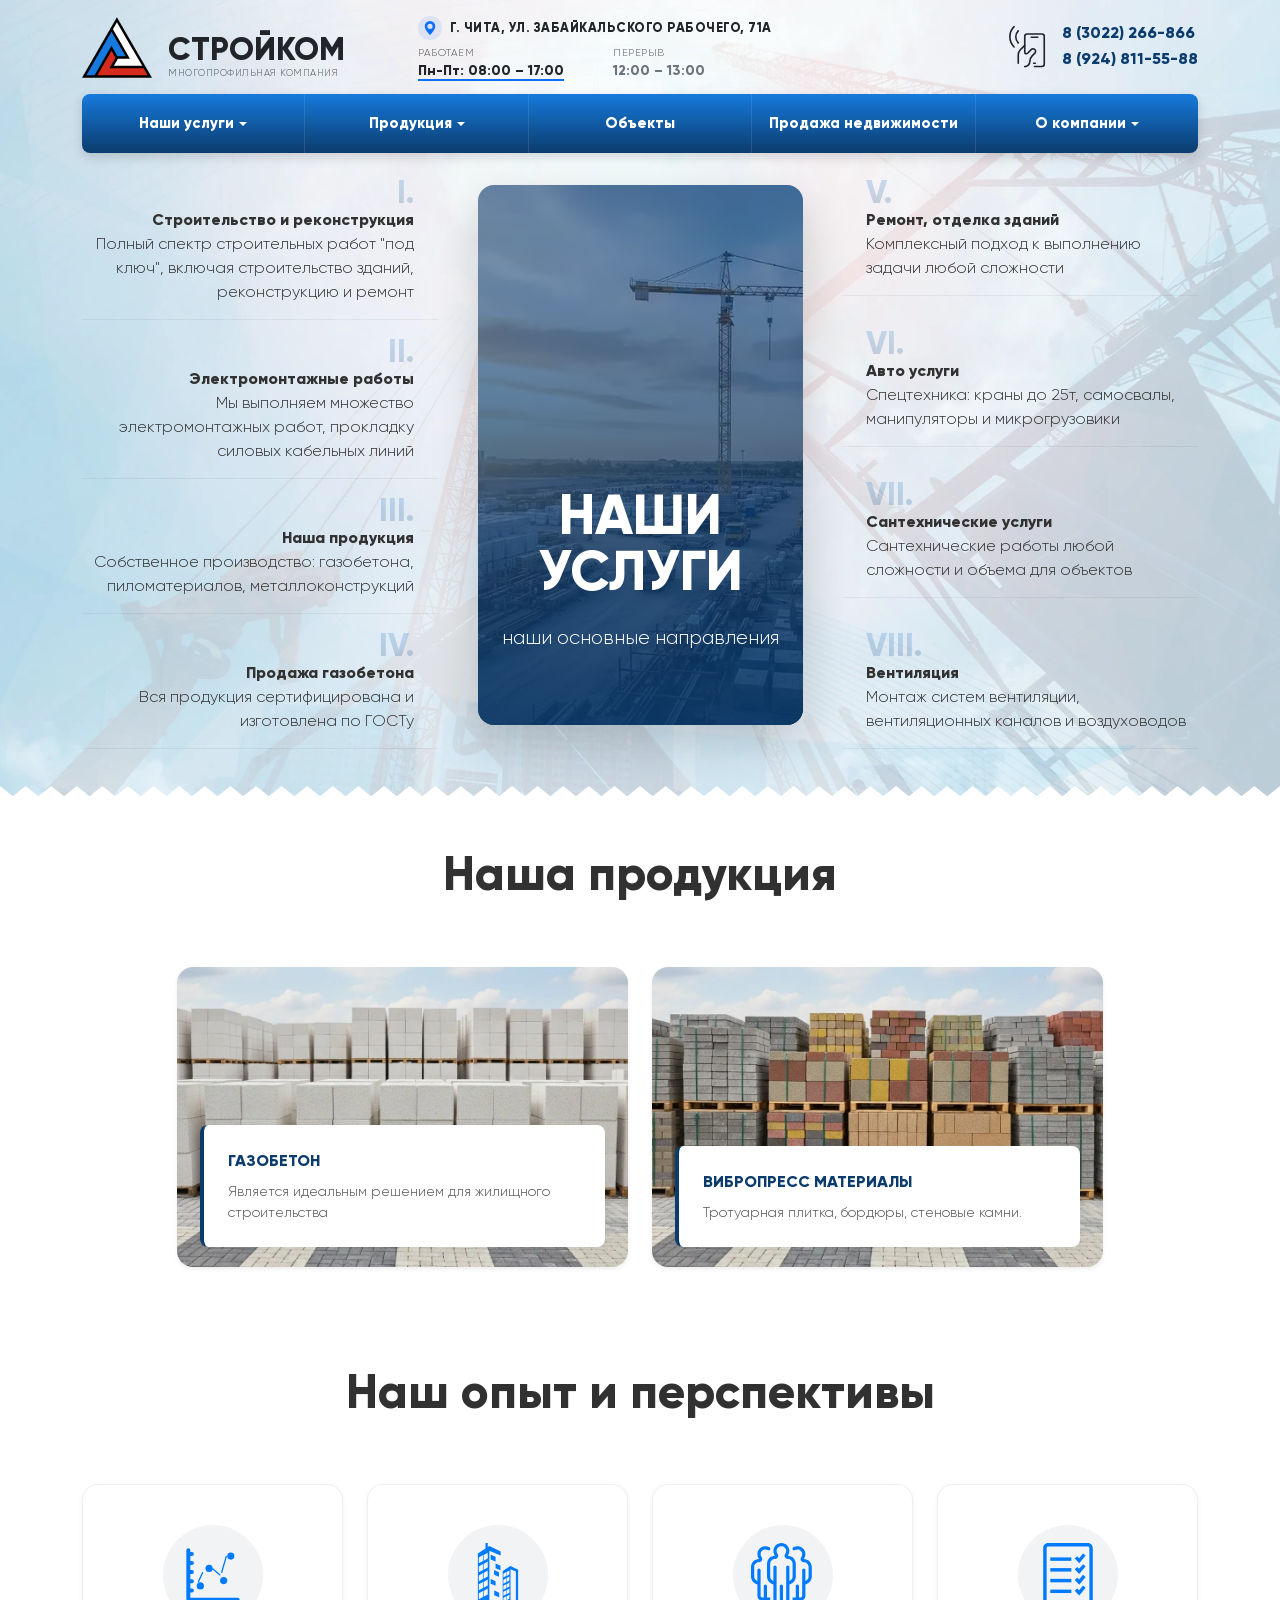
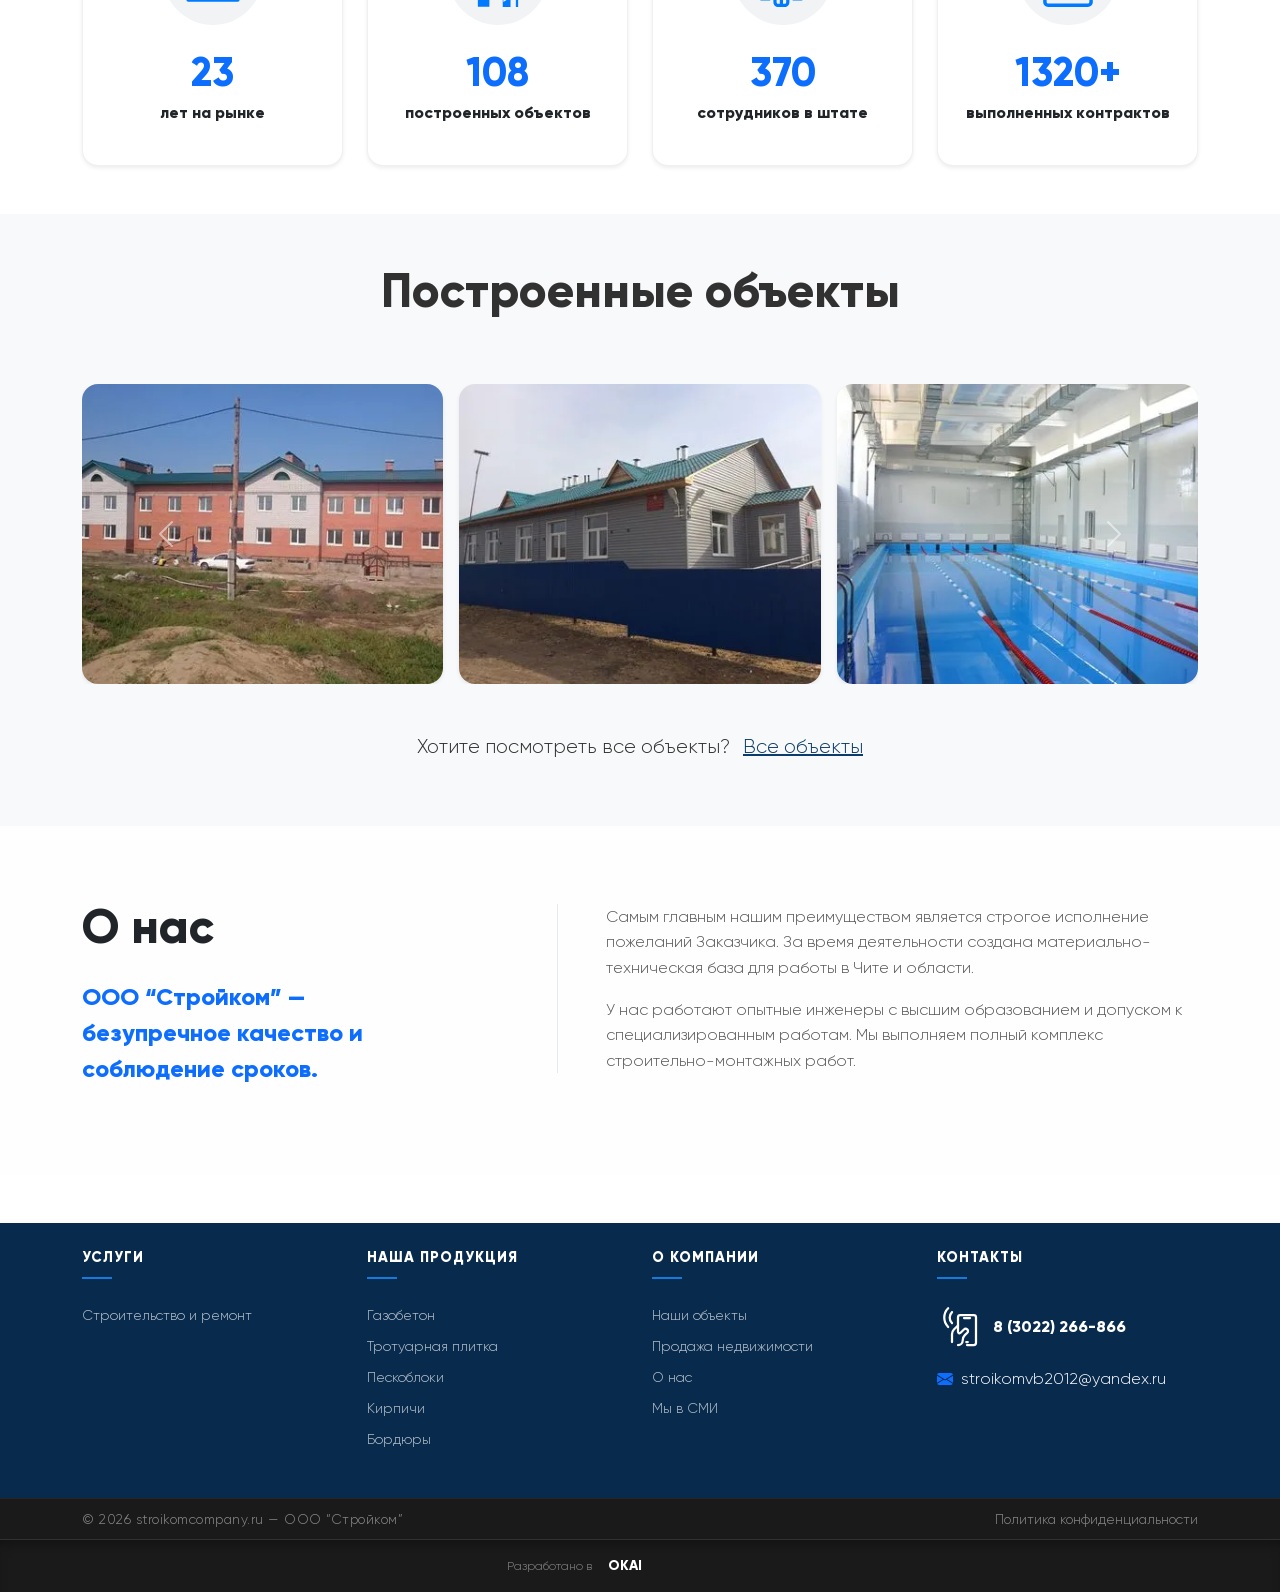
<file: index.html>
<!DOCTYPE html>
<html lang="ru">

<head>
    <meta charset="utf-8"> 
    <meta name="viewport" content="width=device-width, initial-scale=1">
    <meta http-equiv="x-ua-compatible" content="ie=edge">
    <title>- - Строительство под ключ в Чите и Забайкальском крае | Производство газобетона, аренда спецтехники</title>
    <meta name="Keywords" content="строительство под ключ Чита, реконструкция зданий, производство газобетона, аренда спецтехники, электромонтаж, ремонт и отделка, ООО Стройком, Забайкальский край">
    <meta name="description" content="ООО Стройком — строительство и реконструкция под ключ в Чите. Производство газобетона, тротуарной плитки. Услуги: электромонтаж, отделка, сантехника, вентиляция, аренда спецтехники. Более 20 лет на рынке.">
    <link rel="icon" href="https://stroikomcompany.ru/favicon.svg" type="image/svg+xml">
    <link rel="alternate icon" href="favicon.ico" type="image/x-icon">
</head>
<link rel="preload" href="img/images/main_bg_top.avif" as="image" type="image/jpeg" fetchpriority="high">
<link rel="preload" href="css/allStyle.css" as="style">
<link rel="preload" href="css/Gilroy-ExtraBold.woff2" as="font" type="font/woff" crossorigin>
<link rel="preload" href="css/Gilroy-Light.woff2" as="font" type="font/woff" crossorigin>

<style>
/* 2. Объявляем шрифты */
@font-face {
    font-family: 'Gilroy';
    src: url('css/Gilroy-ExtraBold.woff2') format('woff2');
    font-weight: 800;
    font-style: normal; 
    font-display: swap;
}

@font-face {
    font-family: 'Gilroy';
    src: url('css/Gilroy-Light.woff2') format('woff2');
    font-weight: 300;
    font-style: normal; 
    font-display: swap;
}

/* Показать текст сразу */
body {
    font-family: 'Gilroy', sans-serif;
}
</style>

<link rel="stylesheet" type="text/css" href="css/allStyle.css">
<script src="js/bootstrap.bundle.min.js" defer></script>

<body>
    <div class="main-bg">
        <header>
    <div class="container">
        <div class="row py-3 align-items-center">

            <div class="col-auto">
                <a href="index.html" class="d-flex align-items-center text-decoration-none">
                    <svg xmlns="http://www.w3.org/2000/svg" viewBox="0 0 35.1 30.4" width="70" height="61">
                        <path fill="#000" d="M0 30.4L17.5 0l17.6 30.4H0z" />
                        <path fill="#FFF" d="M15.5 6l2-3.5 6.3 10.9 6.4 10.9h-12.7l-1.5 0 2-3.5h6l-4.2-7.4z" />
                        <path fill="#D52B1E" d="M30.9 25.6l2 3.5H20.3H7.7l6.3-10.9.8-1.4 2 3.5-3 5.3h8.6z" />
                        <path fill="#1679DE" d="M6.3 29.1H2.2l6.3-10.9L14.8 7.3l6.3 10.9.8 1.4h-4.1l-3-5.3-4.3 7.5z" />
                    </svg>

                    <div class="ms-3 d-flex flex-column justify-content-center pt-3" style="line-height: 1.1;">
                        <span class="fw-bold text-dark"
                            style="font-size: 2rem; letter-spacing: 0px; text-transform: uppercase;">СТРОЙКОМ</span>
                        <span class="text-muted text-uppercase"
                            style="font-size: 0.6rem; letter-spacing: 0.5px; font-weight: 300; white-space: nowrap;">многопрофильная
                            компания</span>
                    </div>
                </a>
            </div>

            <div class="col d-none d-xl-block">
                <div class="ps-5 border-start border-light border-opacity-10">
                    <div class="d-flex align-items-center gap-2 mb-2 header-info-item transition-all">
                        <div class="p-1 bg-primary bg-opacity-10 rounded-circle d-flex align-items-center justify-content-center text-primary"
                            style="width: 24px; height: 24px;">
                            <svg xmlns="http://www.w3.org/2000/svg" width="14" height="14" fill="currentColor"
                                viewBox="0 0 16 16">
                                <path
                                    d="M8 16s6-5.686 6-10A6 6 0 0 0 2 6c0 4.314 6 10 6 10zm0-7a3 3 0 1 1 0-6 3 3 0 0 1 0 6z" />
                            </svg>
                        </div>
                        <span class="text-dark small fw-bold text-uppercase"
                            style="letter-spacing: 0.5px; font-size: 0.8rem;">
                            г. Чита, ул. Забайкальского Рабочего, 71а
                        </span>
                    </div>

                    <div class="d-flex align-items-center gap-4 header-info-item">
                        <div class="d-flex align-items-center">
                            <div class="lh-1">
                                <small class="text-muted d-block mb-1"
                                    style="font-size: 0.65rem; text-transform: uppercase; letter-spacing: 0.5px;">Работаем</small>
                                <span class="small fw-bold text-dark border-bottom border-primary border-2">Пн-Пт:
                                    08:00 – 17:00</span>
                            </div>
                        </div>

                        <div class="d-flex align-items-center border-start border-light border-opacity-25 ps-4">
                            <div class="lh-1">
                                <small class="text-muted d-block mb-1"
                                    style="font-size: 0.65rem; text-transform: uppercase; letter-spacing: 0.5px;">Перерыв</small>
                                <span class="small fw-semibold text-secondary text-nowrap">12:00 – 13:00</span>
                            </div>
                        </div>
                    </div>
                </div>
            </div>

            <div class="col-auto ms-auto d-none d-md-block">
                <div class="d-flex align-items-center gap-2">
                    <span class="d-flex text-dark" style="width: 52px; height: 52px; vertical-align: middle;">
                        <svg viewBox="0 0 64 64" xmlns="http://www.w3.org/2000/svg" fill="none" stroke="currentColor"
                            stroke-width="2" stroke-linecap="round" stroke-linejoin="round">
                            <path d="M14.87 32a17.67 17.67 0 0 1 0-25" />
                            <path d="M20 26.87a10.41 10.41 0 0 1 0-14.71" />
                            <path d="m28 30-5.43 5.43a8.77 8.77 0 0 0-2.57 6.2V52" />
                            <path
                                d="M40 56h9a3 3 0 0 0 3-3V19a3 3 0 0 0-3-3H31a3 3 0 0 0-3 3v19.33a2 2 0 0 0 3.42 1.42l4.46-4.45a3.23 3.23 0 0 1 4.41-.24 3.12 3.12 0 0 1 .12 4.53l-3.29 3.29a9.83 9.83 0 0 0-2.88 7 6.25 6.25 0 0 1-6.24 6.2" />
                            <line x1="39" y1="52" x2="41" y2="52" />
                            <line x1="36" y1="20" x2="44" y2="20" />
                        </svg>
                    </span>

                    <div class="d-flex flex-column">
                        <a href="tel:+73022266866" class="header-contact-link ">
                            8 (3022) 266-866
                        </a>
                        <a href="tel:+79248115588" class="header-contact-link ">
                            8 (924) 811-55-88
                        </a>
                    </div>
                </div>
            </div>

        </div>
    </div>
</header>
        <nav class="custom-navbar">
    <div class="container">
        <button class="menu-toggle" id="menuToggle" aria-label="Открыть основное меню">
            <svg viewBox="0 0 24 24" fill="none" xmlns="http://www.w3.org/2000/svg">
                <path d="M4 6H20M4 12H20M4 18H20" stroke="currentColor" stroke-width="2" stroke-linecap="round" />
            </svg>
        </button>

        <div class="menu-overlay" id="menuOverlay"></div>

        <div class="menu-drawer" id="menuDrawer">
            <div class="drawer-header">
                <span class="drawer-title">Навигация</span>
                <button class="close-btn" id="closeMenu">&times;</button>
            </div>

            <ul class="nav-list">
                <li class="nav-item has-dropdown">
                    <button class="nav-link dropdown-trigger">Наши услуги</button>
                    <ul class="dropdown-content">
                        <li><a href="construction_repair">Строительство и ремонт</a></li>
                        <li><a href="design">Проектирование</a></li>
                        <li><a href="engineering_surveys">Инженерные изыскания</a></li>
                        <li><a href="dump_truck_rental">Аренда самосвалов</a></li>
                    </ul>
                </li>

                <li class="nav-item has-dropdown">
                    <button class="nav-link dropdown-trigger">Продукция</button>
                    <ul class="dropdown-content">
                        <li><a href="product#aerated-concrete">Газобетон</a></li>
                        <li><a href="product#paving-slabs">Тротуарная плитка</a></li>
                        <li><a href="product#sand-blocks">Пескоблоки</a></li>
                        <li><a href="product#bricks">Кирпичи</a></li>
                        <li><a href="product#curbs">Бордюры</a></li>
                    </ul>
                </li>

                <li class="nav-item">
                    <a class="nav-link" href="objects">Объекты</a>
                </li>

                <li class="nav-item">
                    <a class="nav-link" href="realty">Продажа недвижимости</a>
                </li>

                <li class="nav-item has-dropdown">
                    <button class="nav-link dropdown-trigger">О компании</button>
                    <ul class="dropdown-content">
                        <li><a href="about">О компании</a></li>
                        <li><a href="medias">Мы в СМИ</a></li>
                    </ul>
                </li>
            </ul>
        </div>
    </div>
</nav>


<script>
    document.addEventListener('DOMContentLoaded', () => {
        const toggle = document.getElementById('menuToggle');
        const drawer = document.getElementById('menuDrawer');
        const overlay = document.getElementById('menuOverlay');
        const close = document.getElementById('closeMenu');

        // Функции открытия/закрытия
        const openMenu = () => {
            drawer.classList.add('active');
            overlay.classList.add('active');
            document.body.style.overflow = 'hidden';
        };

        const closeMenu = () => {
            drawer.classList.remove('active');
            overlay.classList.remove('active');
            document.body.style.overflow = '';
        };

        // Слушатели событий
        toggle?.addEventListener('click', openMenu);
        close?.addEventListener('click', closeMenu);
        overlay?.addEventListener('click', closeMenu);

        // Аккордеон для мобильных выпадающих списков
        document.querySelectorAll('.dropdown-trigger').forEach(btn => {
            btn.addEventListener('click', (e) => {
                if (window.innerWidth < 992) {
                    const parent = btn.parentElement;
                    parent.classList.toggle('open');
                }
            });
        });
    });
</script>
        <section class="container-fluid py-2">
            <div class="container">
                <div class="row g-4 align-items-stretch">

                    <div class="col-12 col-md-6 col-xl-4 d-flex flex-column justify-content-between text-xl-end">
                        <div class="service-card pe-xl-4">
                            <div class="service-num">I.</div>
                            <div class="fw-bold">Строительство и реконструкция</div>
                            <div class="service-desc">Полный спектр строительных работ "под ключ", включая строительство зданий, реконструкцию и ремонт</div>
                        </div>

                        <div class="service-card pe-xl-4">
                            <div class="service-num">II.</div>
                            <div class="fw-bold">Электромонтажные работы</div>
                            <div class="service-desc">Мы выполняем множество электромонтажных работ,
                                прокладку силовых кабельных линий</div>
                        </div>

                        <div class="service-card pe-xl-4">
                            <div class="service-num">III.</div>
                            <div class="fw-bold">Наша продукция</div>
                            <div class=" service-desc">Собственное производство: газобетона, пиломатериалов,
                                металлоконструкций</div>
                        </div>

                        <div class="service-card pe-xl-4">
                            <div class="service-num">IV.</div>
                            <div class="fw-bold">Продажа газобетона</div>
                            <div class=" service-desc">Вся продукция сертифицирована и изготовлена по ГОСТу
                            </div>
                        </div>
                    </div>

                    <div class="col-xl-4 d-none d-xl-flex p-4">
                        <div
                            class="main_advantages_bg shadow-lg rounded-4 overflow-hidden w-90 d-flex flex-column justify-content-end position-relative pb-5 mx-auto">
                            <div class="p-4 position-relative text-center" style="z-index: 2;">
                                <h2 class="display-4 fw-bold text-white text-uppercase lh-1">Наши<br>услуги</h2>
                                <div class="bg-white mx-auto my-4"></div>
                                <p class="fs-5 text-white opacity-65 mb-0 fw-light">наши основные направления</p>
                            </div>
                        </div>
                    </div>

                    <div class="col-12 col-md-6 col-xl-4 d-flex flex-column justify-content-between text-xl-start">
                        <div class="service-card ps-xl-4">
                            <div class="service-num">V.</div>
                            <div class="fw-bold">Ремонт, отделка зданий</div>
                            <div class=" service-desc">Комплексный подход к выполнению задачи любой сложности
                            </div>
                        </div>

                        <div class="service-card ps-xl-4">
                            <div class="service-num">VI.</div>
                            <div class="fw-bold">Авто услуги</div>
                            <div class="service-desc">Спецтехника: краны до 25т, самосвалы, манипуляторы и
                                микрогрузовики</div>
                        </div>

                        <div class="service-card ps-xl-4">
                            <div class="service-num">VII.</div>
                            <div class="fw-bold">Сантехнические услуги</div>
                            <div class="service-desc">Сантехнические работы любой сложности и объема для
                                объектов</div>
                        </div>

                        <div class="service-card ps-xl-4">
                            <div class="service-num">VIII.</div>
                            <div class="fw-bold">Вентиляция</div>
                            <div class=" service-desc">Монтаж систем вентиляции, вентиляционных каналов и
                                воздуховодов</div>
                        </div>
                    </div>

                </div>
            </div>
        </section>
        <div class="wave-divider">
    <svg viewBox="0 0 1200 35" preserveAspectRatio="none" xmlns="http://www.w3.org/2000/svg">
        <path
            d="M0,0 L12,30 L24,0 L36,30 L48,0 L60,30 L72,0 L84,30 L96,0 L108,30 L120,0 L132,30 L144,0 L156,30 L168,0 L180,30 L192,0 L204,30 L216,0 L228,30 L240,0 L252,30 L264,0 L276,30 L288,0 L300,30 L312,0 L324,30 L336,0 L348,30 L360,0 L372,30 L384,0 L396,30 L408,0 L420,30 L432,0 L444,30 L456,0 L468,30 L480,0 L492,30 L504,0 L516,30 L528,0 L540,30 L552,0 L564,30 L576,0 L588,30 L600,0 L612,30 L624,0 L636,30 L648,0 L660,30 L672,0 L684,30 L696,0 L708,30 L720,0 L732,30 L744,0 L756,30 L768,0 L780,30 L792,0 L804,30 L816,0 L828,30 L840,0 L852,30 L864,0 L876,30 L888,0 L900,30 L912,0 L924,30 L936,0 L948,30 L960,0 L972,30 L984,0 L996,30 L1008,0 L1020,30 L1032,0 L1044,30 L1056,0 L1068,30 L1080,0 L1092,30 L1104,0 L1116,30 L1128,0 L1140,30 L1152,0 L1164,30 L1176,0 L1188,30 L1200,0 V120 H0 Z"
            fill="#FFFFFF"></path>
    </svg>
</div>
    </div>





    <main>

        <section class="container-fluid py-5">
            <div class="container">
                <div class="row mb-5">
                    <div class="col-12 text-center">
                        <h2 class="display-5 fw-bold">Наша продукция</h2>
                        <div class="bg-primary mx-auto mt-3"></div>
                    </div>
                </div>

                <div class="row g-4 justify-content-center">
                    <div class="col-sm-12 col-md-6 col-xl-5">
                        <a href="product#aerated-concrete" class="text-decoration-none d-block h-100">
                            <div class="product-card rounded-4 shadow-sm overflow-hidden"
                                style="background: url('img/mainProduct/1.webp') center/cover no-repeat; min-height: 300px; display: flex; align-items: flex-end;">
                                <div class="product-overlay p-4">
                                    <div class="product-title text-uppercase mb-2">Газобетон</div>
                                    <p class="mb-0">Является идеальным решением для жилищного строительства</p>
                                </div>
                            </div>
                        </a>
                    </div>

                    <div class="col-sm-12 col-md-6 col-xl-5">
                        <a href="product#vibro-materials" class="text-decoration-none d-block h-100">
                            <div class="product-card rounded-4 shadow-sm overflow-hidden"
                                style="background: url('img/mainProduct/2.webp') center/cover no-repeat; min-height: 300px; display: flex; align-items: flex-end;">
                                <div class="product-overlay p-4">
                                    <div class="product-title text-uppercase mb-2">Вибропресс материалы</div>
                                    <p class="mb-0">Тротуарная плитка, бордюры, стеновые камни.</p>
                                </div>
                            </div>
                        </a>
                    </div>
                </div>

            </div>
        </section>

        <section class="container-fluid py-5">
            <div class="container">
                <div class="row mb-5">
                    <div class="col-12 text-center">
                        <h2 class="display-5 fw-bold">Наш опыт и перспективы</h2>
                        <div class="mx-auto mt-3"></div>
                    </div>
                </div>

                <div class="row g-4">
                    <div class="col-md-6 col-lg-3">
                        <div
                            class="experience-card h-100 p-4 shadow-sm rounded-4 border-0 d-flex flex-column align-items-center text-center">
                            <div class="experience-icon-wrap mb-4 d-flex align-items-center justify-content-center rounded-circle "
                                style="width: 100px; height: 100px; min-width: 100px;">
                                <svg width="64" height="64" viewBox="0 0 192 192" xmlns="http://www.w3.org/2000/svg">
                                    <g fill="currentColor">
                                        <path
                                            d="M16 164V22a6 6 0 0 1 12 0v142h142a6 6 0 0 1 0 12H22a6 6 0 0 1-6-6zM22 136.576h10.702a6 6 0 0 1 0 12H22a6 6 0 0 1 0-12zM22 108.712h10.702a6 6 0 0 1 0 12H22a6 6 0 0 1 0-12zM21.995 26.934h10.702a6 6 0 0 1 0 12H21.995a6 6 0 0 1 0-12zM21.995 54.254h10.702a6 6 0 0 1 0 12H21.995a6 6 0 0 1 0-12zM21.995 81.356h10.702a6 6 0 0 1 0 12H21.995a6 6 0 0 1 0-12z" />
                                        <path
                                            d="M58.06 139.477a10.782 10.782 0 1 0 0-21.564 10.782 10.782 0 0 0 0 21.564zM84.278 87.14a10.782 10.782 0 1 0 0-21.564 10.782 10.782 0 0 0 0 21.564zM127.854 123.536a10.782 10.782 0 1 0 0-21.563 10.782 10.782 0 0 0 0 21.563zM149.458 50.14a10.782 10.782 0 1 0 0-21.564 10.782 10.782 0 0 0 0 21.564z" />
                                        <rect x="63.5" y="86.5" width="4" height="34" transform="rotate(24 63.5 86.5)"
                                            rx="2" />
                                        <rect x="94.5" y="74.5" width="32" height="4" transform="rotate(40 94.5 74.5)"
                                            rx="2" />
                                        <rect x="134.5" y="37.5" width="4" height="54" transform="rotate(16 134.5 37.5)"
                                            rx="2" />
                                    </g>
                                </svg>
                            </div>
                            <div class="experience-content">
                                <span class="d-block display-6 fw-bold text-primary mb-1">23</span>
                                <p class="fs-6 text-dark mb-0">лет на рынке</p>
                            </div>
                        </div>
                    </div>

                    <div class="col-md-6 col-lg-3">
                        <div
                            class="experience-card h-100 p-4 shadow-sm rounded-4 border-0 d-flex flex-column align-items-center text-center">
                            <div class="experience-icon-wrap mb-4 d-flex align-items-center justify-content-center rounded-circle"
                                style="width: 100px; height: 100px; min-width: 100px;">
                                <svg width="64" height="64" viewBox="0 0 58.642 58.642"
                                    xmlns="http://www.w3.org/2000/svg">
                                    <g fill="currentColor">
                                        <polygon points="27.105,12.682 22.612,10.738 22.612,15.058 27.105,16.847" />
                                        <polygon points="27.105,23.109 31.593,24.901 31.593,20.736 27.105,18.792" />
                                        <polygon points="30.21,26.743 25.721,24.797 25.721,29.117 30.21,30.907" />
                                        <polygon points="22.612,37.342 27.105,39.132 27.105,34.967 22.612,33.023" />
                                        <polygon points="25.895,47.91 30.382,49.7 30.382,45.535 25.895,43.592" />
                                        <path
                                            d="M40.791,21.027l-7.127,4.669v32.945h7.127v-34.68l4.907,2.062v32.618h2.073V26.896v-1.282v-1.171L40.791,21.027z M36.819,52.563l-2.571,1.403v-3.623l2.571-1.459V52.563z M36.819,47.001l-2.571,1.401v-3.621l2.571-1.459V47.001z M36.819,41.438 l-2.571,1.402v-3.624l2.571-1.458V41.438z M36.819,35.874l-2.571,1.402v-3.622l2.571-1.46V35.874z M36.819,30.311l-2.571,1.403 v-3.625l2.571-1.458V30.311z M39.798,51.048l-2.569,1.403v-3.623l2.569-1.459V51.048z M39.798,45.486l-2.569,1.4v-3.621 l2.569-1.46V45.486z M39.798,39.921l-2.569,1.404v-3.624l2.569-1.459V39.921z M39.798,34.358l-2.569,1.403v-3.623l2.569-1.458 V34.358z M39.798,28.795l-2.569,1.403v-3.625l2.569-1.459V28.795z" />
                                        <path
                                            d="M19.956,3.743V0h-2.073v5.102l-7.014,4.6v48.7h10.536V7.135l10.318,4.337V7.846L21.405,2.795L19.956,3.743z M15.529,49.42 l-3.798,2.071v-5.354l3.798-2.157V49.42z M15.529,41.193l-3.798,2.073v-5.355l3.798-2.157V41.193z M15.529,32.969l-3.798,2.073 v-5.355l3.798-2.157V32.969z M15.529,24.745l-3.798,2.072v-5.355l3.798-2.158V24.745z M15.529,16.521l-3.798,2.072v-5.355 l3.798-2.156V16.521z M19.936,47.179l-3.798,2.072v-5.354l3.798-2.156V47.179z M19.936,38.955l-3.798,2.07v-5.354l3.798-2.157 V38.955z M19.936,30.73l-3.798,2.072v-5.355l3.798-2.158V30.73z M19.936,22.505l-3.798,2.071v-5.355l3.798-2.157V22.505z M19.936,14.279l-3.798,2.071v-5.354l3.798-2.158V14.279z" />
                                    </g>
                                </svg>
                            </div>
                            <div class="experience-content">
                                <span class="d-block display-6 fw-bold text-primary mb-1">108</span>
                                <p class="fs-6 text-dark mb-0">построенных объектов</p>
                            </div>
                        </div>
                    </div>

                    <div class="col-md-6 col-lg-3">
                        <div
                            class="experience-card h-100 p-4 shadow-sm rounded-4 border-0 d-flex flex-column align-items-center text-center">
                            <div class="experience-icon-wrap mb-4 d-flex align-items-center justify-content-center rounded-circle"
                                style="width: 100px; height: 100px; min-width: 100px;">
                                <svg width="64" height="64" viewBox="0 0 20 20" xmlns="http://www.w3.org/2000/svg">
                                    <g fill="currentColor">
                                        <path
                                            d="M 9.5 0 C 8.1252105 0 7 1.1252105 7 2.5 C 7 3.0633617 7.1940199 3.5807403 7.5117188 4 L 7.5 4 C 6.1252115 4 5 5.12521 5 6.5 L 5 10.5 C 5 11.702941 5.8636264 12.715051 7 12.949219 L 7 18.5 C 7 19.328427 7.6715729 20 8.5 20 L 10.5 20 C 11.328427 20 12 19.328427 12 18.5 L 12 12.949219 L 12.001953 12.949219 C 13.13828 12.715051 14 11.702941 14 10.5 L 14 6.5 C 14 5.12521 12.874789 4 11.5 4 L 11.488281 4 C 11.805981 3.5807403 12 3.0633617 12 2.5 C 12 1.1252105 10.87479 0 9.5 0 z M 4.5 1 C 4.285138 1.0000001 4.0801864 1.0362656 3.8808594 1.0878906 C 3.8543284 1.0950956 3.8289194 1.1032681 3.8027344 1.1113281 C 3.6122454 1.1674598 3.4326019 1.2442769 3.2636719 1.3417969 C 2.5137879 1.7746902 2 2.5766257 2 3.5 C 2 4.0633617 2.1940148 4.5807403 2.5117188 5 L 2.5 5 C 1.125211 5 0 6.12521 0 7.5 L 0 10.5 C -1.4802974e-016 11.702941 0.86190784 12.715051 1.9980469 12.949219 L 2 12.949219 L 2 16.5 C 2 17.328427 2.671573 18 3.5 18 L 5 18 L 6 18 L 6 17 L 5 17 L 5 14.910156 L 5 13.5 C 5 13.223858 4.776142 13 4.5 13 C 4.223858 13 4 13.223858 4 13.5 L 4 17 L 3.5 17 C 3.223858 17 3 16.776142 3 16.5 L 3 8.5 C 3 8.2238576 2.776142 8 2.5 8 C 2.223858 8 2 8.2238576 2 8.5 L 2 11.910156 C 1.416196 11.705514 1 11.157682 1 10.5 L 1 7.5 C 1 6.66565 1.66565 6 2.5 6 L 2.5117188 6 C 3.0640037 6 3.5117188 5.5522848 3.5117188 5 C 3.5111458 4.782732 3.440444 4.5712218 3.28125 4.3574219 C 3.122056 4.1436221 3 3.8417718 3 3.5 C 3 2.6656506 3.66565 2 4.5 2 C 4.788118 2 5.0528871 2.0814481 5.2050781 2.1738281 C 5.3572691 2.2662078 5.4473025 2.2925337 5.5390625 2.2929688 C 5.8152055 2.2929688 6.0390625 2.0691111 6.0390625 1.7929688 C 6.0390215 1.6415092 5.9671356 1.5075681 5.8847656 1.4394531 C 5.8023906 1.3713371 5.7722744 1.3560969 5.7402344 1.3417969 C 5.3733144 1.128618 4.952744 1 4.5 1 z M 9.5 1 C 10.33435 1 11 1.6656505 11 2.5 C 11 2.8417718 10.877896 3.1436223 10.71875 3.3574219 C 10.559605 3.5712214 10.488843 3.7827376 10.488281 4 C 10.488281 4.5522847 10.935996 5 11.488281 5 L 11.5 5 C 12.33435 5 13 5.66565 13 6.5 L 13 10.5 C 13 11.157682 12.583804 11.705514 12 11.910156 L 12 7.5 C 12 7.2238576 11.776142 7 11.5 7 C 11.223858 7 11 7.2238576 11 7.5 L 11 18.5 C 11 18.776142 10.776142 19 10.5 19 L 10 19 L 10 13.5 C 10 13.223858 9.7761424 13 9.5 13 C 9.2238576 13 9 13.223858 9 13.5 L 9 19 L 8.5 19 C 8.2238576 19 8 18.776142 8 18.5 L 8 7.5 C 8 7.2238576 7.7761424 7 7.5 7 C 7.2238576 7 7 7.2238576 7 7.5 L 7 11.910156 C 6.4161964 11.705514 6 11.157682 6 10.5 L 6 6.5 C 6 5.66565 6.6656505 5 7.5 5 L 7.5117188 5 C 8.0640035 5 8.5117188 4.5522847 8.5117188 4 C 8.5111567 3.7827376 8.4403749 3.5712202 8.28125 3.3574219 C 8.1221251 3.1436236 8 2.8417718 8 2.5 C 8 1.6656505 8.6656505 1 9.5 1 z M 14.5 1 C 14.047256 1 13.626686 1.128618 13.259766 1.3417969 C 13.227726 1.3560969 13.197609 1.3713371 13.115234 1.4394531 C 13.032864 1.5075681 12.960978 1.6415091 12.960938 1.7929688 C 12.960938 2.0691111 13.184795 2.2929688 13.460938 2.2929688 C 13.552698 2.2925337 13.642731 2.2662078 13.794922 2.1738281 C 13.947113 2.0814481 14.211882 2 14.5 2 C 15.33435 2 16 2.6656505 16 3.5 C 16 3.8417718 15.877944 4.1436221 15.71875 4.3574219 C 15.559556 4.5712218 15.488854 4.782732 15.488281 5 C 15.488281 5.5522847 15.935996 6 16.488281 6 L 16.5 6 C 17.33435 6 18 6.66565 18 7.5 L 18 10.5 C 18 11.157682 17.583804 11.705514 17 11.910156 L 17 8.5 C 17 8.2238576 16.776142 8 16.5 8 C 16.223858 8 16 8.2238576 16 8.5 L 16 16.5 C 16 16.776142 15.776142 17 15.5 17 L 15 17 L 15 13.5 C 15 13.223858 14.776142 13 14.5 13 C 14.223858 13 14 13.223858 14 13.5 L 14 14.910156 L 14 17 L 13 17 L 13 18 L 14 18 L 15.5 18 C 16.328427 18 17 17.328427 17 16.5 L 17 12.949219 L 17.001953 12.949219 C 18.138092 12.715051 19 11.702941 19 10.5 L 19 7.5 C 19 6.12521 17.874789 5 16.5 5 L 16.488281 5 C 16.805985 4.5807403 17 4.0633617 17 3.5 C 17 2.5766256 16.486212 1.7746902 15.736328 1.3417969 C 15.567398 1.2442766 15.387755 1.1674598 15.197266 1.1113281 C 15.171081 1.1032638 15.145672 1.0950959 15.119141 1.0878906 C 14.919814 1.0362653 14.714862 1 14.5 1 z" />
                                    </g>
                                </svg>
                            </div>
                            <div class="experience-content">
                                <span class="d-block display-6 fw-bold text-primary mb-1">370</span>
                                <p class="fs-6 text-dark mb-0">сотрудников в штате</p>
                            </div>
                        </div>
                    </div>

                    <div class="col-md-6 col-lg-3">
                        <div
                            class="experience-card h-100 p-4 shadow-sm rounded-4 border-0 d-flex flex-column align-items-center text-center">
                            <div class="experience-icon-wrap mb-4 d-flex align-items-center justify-content-center rounded-circle"
                                style="width: 100px; height: 100px; min-width: 100px;">
                                <svg width="64" height="64" viewBox="0 0 298 298" xmlns="http://www.w3.org/2000/svg">
                                    <g fill="currentColor">
                                        <rect x="66.5" y="67" width="98" height="16" />
                                        <rect x="66.5" y="117" width="98" height="16" />
                                        <rect x="66.5" y="167" width="98" height="16" />
                                        <rect x="66.5" y="217" width="98" height="16" />
                                        <polygon
                                            points="200.574,70.429 191.993,61.31 180.341,72.274 201.32,94.571 231.189,58.611 218.881,48.389" />
                                        <polygon
                                            points="200.574,120.429 191.993,111.31 180.341,122.274 201.32,144.571 231.189,108.611 218.881,98.389" />
                                        <polygon
                                            points="200.574,170.429 191.993,161.31 180.341,172.274 201.32,194.571 231.189,158.611 218.881,148.389" />
                                        <polygon
                                            points="200.574,220.429 191.993,211.31 180.341,222.274 201.32,244.571 231.189,208.611 218.881,198.389" />
                                        <path
                                            d="M264.5,23c0-12.703-10.297-23-23-23h-185c-12.703,0-23,10.297-23,23v252c0,12.703,10.297,23,23,23h185 c12.703,0,23-10.297,23-23V23z M248.5,275c0,3.866-3.134,7-7,7h-185c-3.866,0-7-3.134-7-7V23c0-3.866,3.134-7,7-7h185 c3.866,0,7,3.134,7,7V275z" />
                                    </g>
                                </svg>
                            </div>
                            <div class="experience-content">
                                <span class="d-block display-6 fw-bold text-primary mb-1">1320+</span>
                                <p class="fs-6 text-dark mb-0">выполненных контрактов</p>
                            </div>
                        </div>
                    </div>
                </div>
            </div>
        </section>

        <section class="container-fluid gallery_box py-5 d-none d-xl-block">
            <div class="container">
                <div class="row mb-5">
                    <div class="col-12 text-center">
                        <h2 class="display-5 fw-bold">Построенные объекты</h2>
                        <div class="bg-primary mx-auto mt-3"></div>
                    </div>
                </div>

                <div id="objectsCarousel" class="carousel slide" data-bs-ride="carousel">
                    <div class="carousel-inner">

                        <div class="carousel-item active">
                            <div class="row g-3">
                                <div class="col-4">
                                    <div class="gallery-item rounded-4 overflow-hidden shadow-sm">
                                        <img src="img/mainCarousel/1.webp" loading="lazy" decoding="async"
                                            class="d-block w-100" alt="Объект 1">
                                    </div>
                                </div>
                                <div class="col-4">
                                    <div class="gallery-item rounded-4 overflow-hidden shadow-sm">
                                        <img src="img/mainCarousel/2.webp" loading="lazy" decoding="async"
                                            class="d-block w-100" alt="Объект 2">
                                    </div>
                                </div>
                                <div class="col-4">
                                    <div class="gallery-item rounded-4 overflow-hidden shadow-sm">
                                        <img src="img/mainCarousel/3.webp" loading="lazy" decoding="async"
                                            class="d-block w-100" alt="Объект 3">
                                    </div>
                                </div>
                            </div>
                        </div>

                        <div class="carousel-item">
                            <div class="row g-3">
                                <div class="col-4">
                                    <div class="gallery-item rounded-4 overflow-hidden shadow-sm">
                                        <img src="img/mainCarousel/4.webp" loading="lazy" decoding="async"
                                            class="d-block w-100" alt="Объект 4">
                                    </div>
                                </div>
                                <div class="col-4">
                                    <div class="gallery-item rounded-4 overflow-hidden shadow-sm">
                                        <img src="img/mainCarousel/1.webp" loading="lazy" decoding="async"
                                            class="d-block w-100" alt="Объект 5">
                                    </div>
                                </div>
                                <div class="col-4">
                                    <div class="gallery-item rounded-4 overflow-hidden shadow-sm">
                                        <img src="img/mainCarousel/6.webp" loading="lazy" decoding="async"
                                            class="d-block w-100" alt="Объект 6">
                                    </div>
                                </div>
                            </div>
                        </div>

                    </div>

                    <button class="carousel-control-prev custom-ctrl" type="button" data-bs-target="#objectsCarousel"
                        data-bs-slide="prev" aria-label="Предыдущий слайд">
                        <span class="carousel-control-prev-icon" aria-hidden="true"></span>
                    </button>

                    <button class="carousel-control-next custom-ctrl" type="button" data-bs-target="#objectsCarousel"
                        data-bs-slide="next" aria-label="Следующий слайд">
                        <span class="carousel-control-next-icon" aria-hidden="true"></span>
                    </button>
                </div>

                <div class="text-center mt-5">
                    <p class="fs-5 ">
                        Хотите посмотреть все объекты?
                        <a href="objects" class="ms-2">Все объекты</a>
                    </p>
                </div>
            </div>
        </section>

        <section class="container-fluid py-5 about-section">
            <div class="container py-4">
                <div class="row align-items-center">
                    <div class="col-lg-4 mb-4 mb-lg-0">
                        <h2 class="display-5 fw-bold text-dark mb-3">О нас</h2>
                        <div class="bg-primary mb-4"></div>
                        <p class="fs-4 fw-bold text-primary">ООО “Стройком” — безупречное качество и соблюдение сроков.
                        </p>
                    </div>

                    <div class="col-lg-7 offset-lg-1">
                        <div class="about-content border-start ps-lg-5">
                            <p class="mb-3">Самым главным нашим преимуществом является строгое исполнение пожеланий
                                Заказчика. За время деятельности создана материально-техническая база для работы в Чите
                                и
                                области.</p>
                            <p class="mb-4">У нас работают опытные инженеры с высшим образованием и допуском к
                                специализированным работам. Мы выполняем полный комплекс строительно-монтажных работ.
                            </p>
                        </div>
                    </div>
                </div>
            </div>
        </section>

    </main>
    <footer class="footer-dark mt-5">
    <div class="container-fluid py-4">
        <div class="container">
            <div class="row gy-4">
                <div class="col-lg-3 col-md-6">
                    <div class="footer-heading">Услуги</div>
                    <ul class="list-unstyled footer-links">
                        <li><a href="construction_repair">Строительство и ремонт</a></li>
                    </ul>
                </div>

                <div class="col-lg-3 col-md-6">
                    <div class="footer-heading">Наша продукция</div>
                    <ul class="list-unstyled footer-links">
                        <li><a class="dropdown-item" href="product#aerated-concrete">Газобетон</a></li>
                        <li><a class="dropdown-item" href="product#paving-slabs">Тротуарная плитка</a></li>
                        <li><a class="dropdown-item" href="product#sand-blocks">Пескоблоки</a></li>
                        <li><a class="dropdown-item" href="product#bricks">Кирпичи</a></li>
                        <li><a class="dropdown-item" href="product#curbs">Бордюры</a></li>
                    </ul>
                </div>

                <div class="col-lg-3 col-md-6">
                    <div class="footer-heading">О компании</div>
                    <ul class="list-unstyled footer-links">
                        <li><a href="objects">Наши объекты</a></li>
                        <li><a href="realty">Продажа недвижимости</a></li>
                        <li><a href="about">О нас</a></li>
                        <li><a class="dropdown-item" href="medias">Мы в СМИ</a></li>
                    </ul>
                </div>

                <div class="col-lg-3 col-md-6">
                    <div class="footer-heading">Контакты</div>
                    <div class="d-flex align-items-center mb-3">



                        <span class="me-2 footer-icon-light d-inline-block"
                            style="width: 48px; height: 48px; vertical-align: middle;">
                            <svg viewBox="0 0 64 64" xmlns="http://www.w3.org/2000/svg" fill="none"
                                stroke="currentColor" stroke-width="3" stroke-linecap="round" stroke-linejoin="round">
                                <path d="M14.87 32a17.67 17.67 0 0 1 0-25" />
                                <path d="M20 26.87a10.41 10.41 0 0 1 0-14.71" />
                                <path d="m28 30-5.43 5.43a8.77 8.77 0 0 0-2.57 6.2V52" />
                                <path
                                    d="M40 56h9a3 3 0 0 0 3-3V19a3 3 0 0 0-3-3H31a3 3 0 0 0-3 3v19.33a2 2 0 0 0 3.42 1.42l4.46-4.45a3.23 3.23 0 0 1 4.41-.24 3.12 3.12 0 0 1 .12 4.53l-3.29 3.29a9.83 9.83 0 0 0-2.88 7 6.25 6.25 0 0 1-6.24 6.2" />
                                <line x1="39" y1="52" x2="41" y2="52" />
                                <line x1="36" y1="20" x2="44" y2="20" />
                            </svg>
                        </span>


                        <a href="tel:+73022266866" class="footer-contact-link">8 (3022) 266-866</a>
                    </div>
                    <div class="d-flex align-items-center">
                        <svg xmlns="http://www.w3.org/2000/svg" width="16" height="16" fill="currentColor"
                            class="bi bi-envelope-fill me-2 text-primary" viewBox="0 0 16 16"
                            style="vertical-align: -0.125em;">
                            <path
                                d="M.05 3.555A2 2 0 0 1 2 2h12a2 2 0 0 1 1.95 1.555L8 8.414.05 3.555ZM0 4.697v7.104l5.803-3.558L0 4.697ZM6.761 8.83l-6.57 4.027A2 2 0 0 0 2 14h12a2 2 0 0 0 1.808-1.144l-6.57-4.027L8 9.586l-1.239-.757Zm3.436-.586L16 11.801V4.697l-5.803 3.546Z" />
                        </svg>
                        <a href="mailto:stroikomvb2012@yandex.ru"
                            class="footer-contact-link fw-light">stroikomvb2012@yandex.ru</a>
                    </div>
                </div>
            </div>
        </div>
    </div>

    <div class="footer-legal py-2">
        <div class="container">
            <div class="row align-items-center gy-3">
                <div class="col-md-6 text-center text-md-start">
                    <span class="copyright-text">© 2026 stroikomcompany.ru — ООО “Стройком”</span>
                </div>
                <div class="col-md-6 text-center text-md-end">
                    <a href="index" class="policy-link">Политика конфиденциальности</a>
                </div>
            </div>
        </div>
    </div>
</footer>












<button type="button" class="btn btn-primary btn-to-top shadow" id="btnToTop" aria-label="Наверх">
    <svg xmlns="http://www.w3.org/2000/svg" width="24" height="24" fill="currentColor" viewBox="0 0 16 16">
        <path fill-rule="evenodd"
            d="M8 12a.5.5 0 0 0 .5-.5V5.707l2.146 2.147a.5.5 0 0 0 .708-.708l-3-3a.5.5 0 0 0-.708 0l-3 3a.5.5 0 1 0 .708.708L7.5 5.707V11.5a.5.5 0 0 0 .5.5" />
    </svg>
</button>

<script>
    const btnToTop = document.getElementById("btnToTop");

    // Показываем кнопку при скролле вниз на 300px
    window.onscroll = function () {
        if (document.body.scrollTop > 300 || document.documentElement.scrollTop > 300) {
            btnToTop.style.display = "flex";
        } else {
            btnToTop.style.display = "none";
        }
    };

    // Плавный скролл наверх
    btnToTop.addEventListener("click", function () {
        window.scrollTo({
            top: 0,
            behavior: "smooth"
        });
    });
</script>
    <style>
    /* 1. Основной контейнер блока */
    .developer-footer-block {
        background-color: #1a1a1a;
        border-top: 1px solid rgba(255, 255, 255, 0.1);
        box-shadow: inset 0 10px 15px -10px rgba(0, 0, 0, 0.5);
        transition: all 0.4s ease;
        /* cursor: pointer; */
        overflow: hidden;
    }

    .developer-footer-block:hover {
        background-color: #1f1f1f;
        border-top-color: rgba(0, 160, 227, 0.4);
    }

    /* 2. Логотип Sfera */
    .developer-footer-block svg.sfera-logo {
        filter: grayscale(1) opacity(0.5);
        transition: all 0.5s cubic-bezier(0.34, 1.56, 0.64, 1);
    }

    .developer-footer-block:hover svg.sfera-logo {
        filter: grayscale(0) opacity(1);
        transform: scale(1.25);
        filter: drop-shadow(0 0 12px rgba(0, 160, 227, 0.6));
    }

    /* 3. Текстовые элементы */
    .developer-footer-block .label-text {
        transition: opacity 0.4s ease;
        opacity: 0.5;
    }

    .developer-footer-block:hover .label-text {
        opacity: 1;
    }

    .developer-footer-block .brand-text {
        transition: color 0.4s ease;
        position: relative;
        display: inline-block;
    }

    .developer-footer-block:hover .brand-text {
        color: #00A0E3 !important;
    }

    .developer-footer-block .brand-text::after {
        content: '';
        position: absolute;
        bottom: -2px;
        left: 50%;
        width: 0;
        height: 1px;
        background: #00A0E3;
        transition: all 0.4s ease;
        transform: translateX(-50%);
    }

    .developer-footer-block:hover .brand-text::after {
        width: 100%;
    }

    /* 4. Индикатор "Поддержка 24/7" */
    .support-status {
        opacity: 0;
        transform: translateX(-15px);
        transition: all 0.6s cubic-bezier(0.34, 1.56, 0.64, 1);
        display: flex !important;
        align-items: center;
        line-height: 1;
        visibility: hidden;
    }

    .developer-footer-block:hover .support-status {
        opacity: 1;
        transform: translateX(0);
        visibility: visible;
    }

    /* Объемная радиальная точка */
    .status-dot {
        position: relative;
        width: 8px;
        height: 8px;
        background: radial-gradient(circle at 30% 30%, #a8ffb5 0%, #28a745 60%, #1a702d 100%);
        border-radius: 50%;
        display: inline-block;
        box-shadow: 0 0 8px rgba(40, 167, 69, 0.5);
        flex-shrink: 0;
    }

    .status-dot::after {
        content: '';
        position: absolute;
        top: 50%;
        left: 50%;
        width: 100%;
        height: 100%;
        background-color: rgba(40, 167, 69, 0.6);
        border-radius: 50%;
        transform: translate(-50%, -50%);
        animation: pulse-wave 1.5s infinite cubic-bezier(0.215, 0.61, 0.355, 1);
    }

    @keyframes pulse-wave {
        0% {
            transform: translate(-50%, -50%) scale(1);
            opacity: 0.8;
        }

        100% {
            transform: translate(-50%, -50%) scale(3.5);
            opacity: 0;
        }
    }

    /* Начальное состояние формы (скрыта ниже экрана) */
    #bottomFormPanel {
        transition: transform 0.5s cubic-bezier(0.34, 1.56, 0.64, 1), opacity 0.3s ease;
        z-index: 1050;
        opacity: 0;
        transform: translateY(100%);
    }

    /* Класс для отображения */
    #bottomFormPanel.show-panel {
        opacity: 1;
        transform: translateY(0);
    }
</style>

<div class="developer-footer-block py-3">
    <div class="container">
        <div class="row justify-content-center">
            <div class="col-auto text-center d-flex align-items-center flex-wrap justify-content-center">

                <span class="d-inline-flex align-items-center text-decoration-none me-3"
                    target="_blank" title="Создаем сайты, которые работают">
                    <span class="label-text me-2" style="font-size: 0.75rem; color: #fff;">Разработано в</span>

                    <!-- <svg class="sfera-logo" xmlns="http://www.w3.org/2000/svg" viewBox="0 0 617.7 617.7" width="26"
                        height="26">
                        <circle fill="#393185" stroke="#2B2A29" stroke-width="0.4" cx="308.8" cy="308.8" r="308.6" />
                        <path fill="#00A0E3" stroke="#2B2A29" stroke-width="0.4"
                            d="M398.7 102.6l31.3 56.6 31.4 56.7H335.9l31.4-56.7zM197.8 510.9l31.4-56.6 31.4-56.6H135.1l31.3 56.6z" />
                        <path fill="#FEFEFE" stroke="#2B2A29" stroke-width="0.4"
                            d="M238.1 499.4l40.6-74.9h89.2s26.3-5.7 30.9-33.7c4.5-28-24.1-41.8-24.1-41.8 0 0-5.7-4.5-22.8-4-17.2.6-100.6 1.2-100.6 1.2 0 0-24.6-.6-55.5-21.2-30.8-20.5-45.6-59.6-49.1-97.7-3.5-38.1 38.7-111.9 101.2-111.2l111.7 1.3s-45.6 75-42.1 74.9l-63.1-1.3s-26.9 3.3-32.2 39.5c-5.2 36.1 38.8 38.7 42.1 38.8l115 1.3c72.6.8 99.6 58.8 94.2 122.4-5.5 63.6-45.7 97.3-96.2 105.6-25.3 4.2-139.2.8-139.2.8z" />
                    </svg> -->

                    <span class="brand-text ms-2 fw-bold text-white"
                        style="font-size: 0.85rem; text-transform: uppercase;">okai</span>
                </span>

                <div class="support-status align-items-center me-3">
                    <span class="status-dot me-2"></span>
                    <span style="font-size: 0.7rem; color: #28a745;">Поддержка 24/7</span>
                </div>

                <div id="bottomFormPanel"
                    class="fixed-bottom bg-dark border-top border-primary p-3 p-md-4 shadow-lg transform-hidden"
                    style="z-index: 1050;">
                    <div class="container position-relative">

                        <button type="button" id="closeFormBtn"
                            class="btn-close btn-close-white position-absolute top-0 end-0 m-2" aria-label="Close"
                            style="font-size: 0.8rem; opacity: 0.5;"></button>

                        <div class="row justify-content-center">
                            <div class="col-lg-9">
                                <div class="row g-2 align-items-end">
                                    <div class="col-md-10 col-10">
                                        <input type="text" id="userMessage"
                                            class="form-control bg-secondary text-white border-0 shadow-none"
                                            placeholder="Ваш вопрос..." style="border-radius: 8px; height: 45px;">
                                    </div>

                                    <div class="col-md-2 col-2">
                                        <button id="sendBtn"
                                            class="btn btn-primary w-100 d-flex align-items-center justify-content-center"
                                            style="height: 45px; border-radius: 8px;">
                                            <svg viewBox="-0.5 0 25 25" fill="none" xmlns="http://www.w3.org/2000/svg"
                                                style="width: 24px; height: 24px;">
                                                <path
                                                    d="M9.00977 21.39H19.0098C20.0706 21.39 21.0881 20.9685 21.8382 20.2184C22.5883 19.4682 23.0098 18.4509 23.0098 17.39V7.39001C23.0098 6.32915 22.5883 5.31167 21.8382 4.56152C21.0881 3.81138 20.0706 3.39001 19.0098 3.39001H7.00977C5.9489 3.39001 4.93148 3.81138 4.18134 4.56152C3.43119 5.31167 3.00977 6.32915 3.00977 7.39001V12.39"
                                                    stroke="currentColor" stroke-width="1.5" stroke-linecap="round"
                                                    stroke-linejoin="round" />
                                                <path d="M1.00977 18.39H11.0098" stroke="currentColor"
                                                    stroke-width="1.5" stroke-linecap="round" stroke-linejoin="round" />
                                                <path d="M1.00977 15.39H5.00977" stroke="currentColor"
                                                    stroke-width="1.5" stroke-linecap="round" stroke-linejoin="round" />
                                                <path d="M22.209 5.41992C16.599 16.0599 9.39906 16.0499 3.78906 5.41992"
                                                    stroke="currentColor" stroke-width="1.5" stroke-linecap="round"
                                                    stroke-linejoin="round" />
                                            </svg>
                                        </button>
                                    </div>
                                </div>

                                <div class="mt-1" style="min-height: 18px;">
                                    <p id="status" class="small mb-0 text-info" style="font-size: 0.75rem;"></p>
                                </div>
                            </div>
                        </div>
                    </div>
                </div>

            </div>
        </div>
    </div>
</div>

<script>
    document.addEventListener('DOMContentLoaded', function () {
        const openBtn = document.querySelector('.support-status');
        const closeBtn = document.getElementById('closeFormBtn');
        const panel = document.getElementById('bottomFormPanel');

        const inputMsg = document.getElementById('userMessage');
        const status = document.getElementById('status');
        const sendBtn = document.getElementById('sendBtn');

        if (openBtn) {
            openBtn.addEventListener('click', () => {
                panel.classList.add('show-panel');
                inputPhone.focus();
            });
        }

        if (closeBtn) {
            closeBtn.addEventListener('click', () => panel.classList.remove('show-panel'));
        }

        sendBtn.addEventListener('click', async () => {
            const SCRIPT_URL = "https://script.google.com/macros/s/AKfycbwS-SDw75MOzkS5BQB-1iHqxPAFa1233VCtBce5tJH0-WPPPHYTJUuLe7-KyKkhv63XoA/exec";

            status.style.color = "#00d4ff";
            status.innerText = "Отправка...";

            const payload = {
                message: inputMsg.value.trim(),
                domain: window.location.href
            };

            try {
                await fetch(SCRIPT_URL, {
                    method: 'POST',
                    mode: 'no-cors',
                    headers: { 'Content-Type': 'application/json' },
                    body: JSON.stringify(payload)
                });

                status.style.color = "#28a745";
                status.innerText = "Успешно отправлено!";

                inputMsg.value = "";

                setTimeout(() => {
                    panel.classList.remove('show-panel');
                    setTimeout(() => { status.innerText = ""; }, 500);
                }, 1500);

            } catch (error) {
                status.style.color = "#ff4d4d";
                status.innerText = "Ошибка при отправке.";
                console.error('Ошибка:', error);
            }
        });
    });
</script>
</body>

</html>
</file>
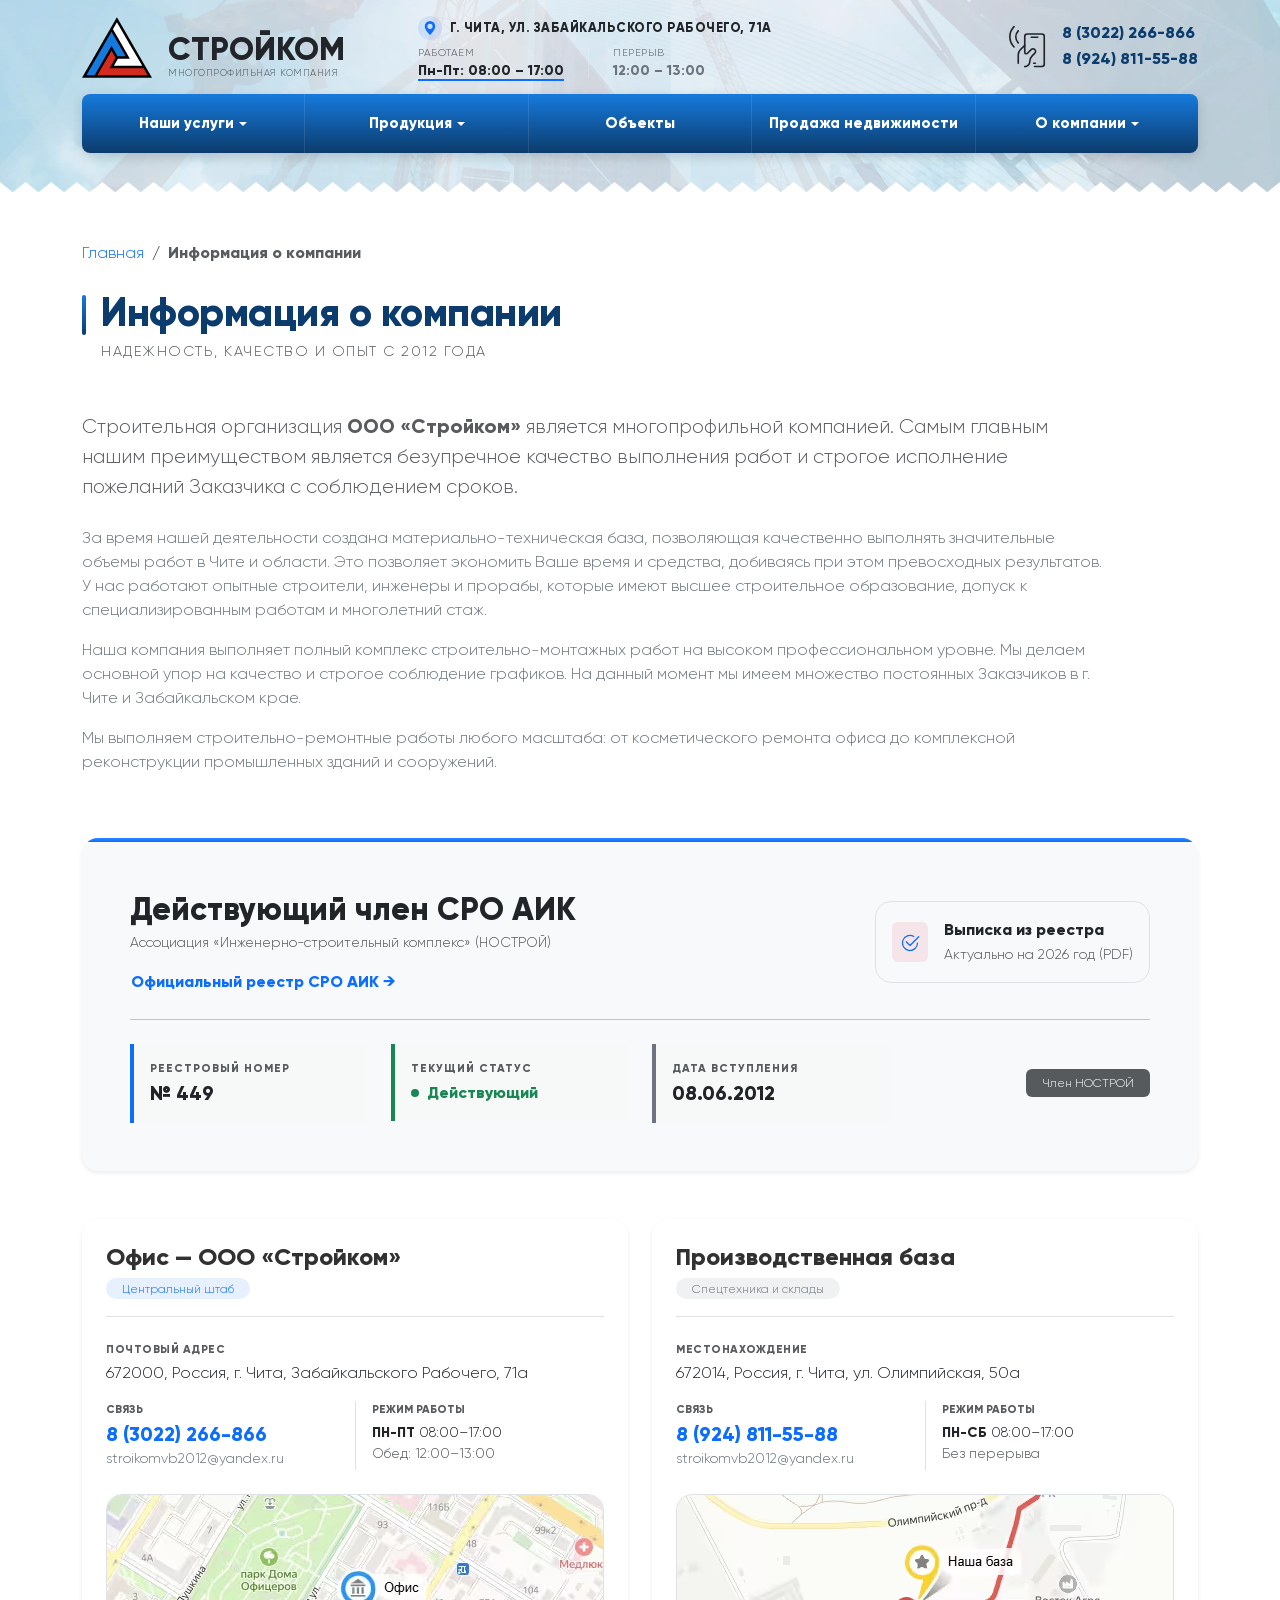
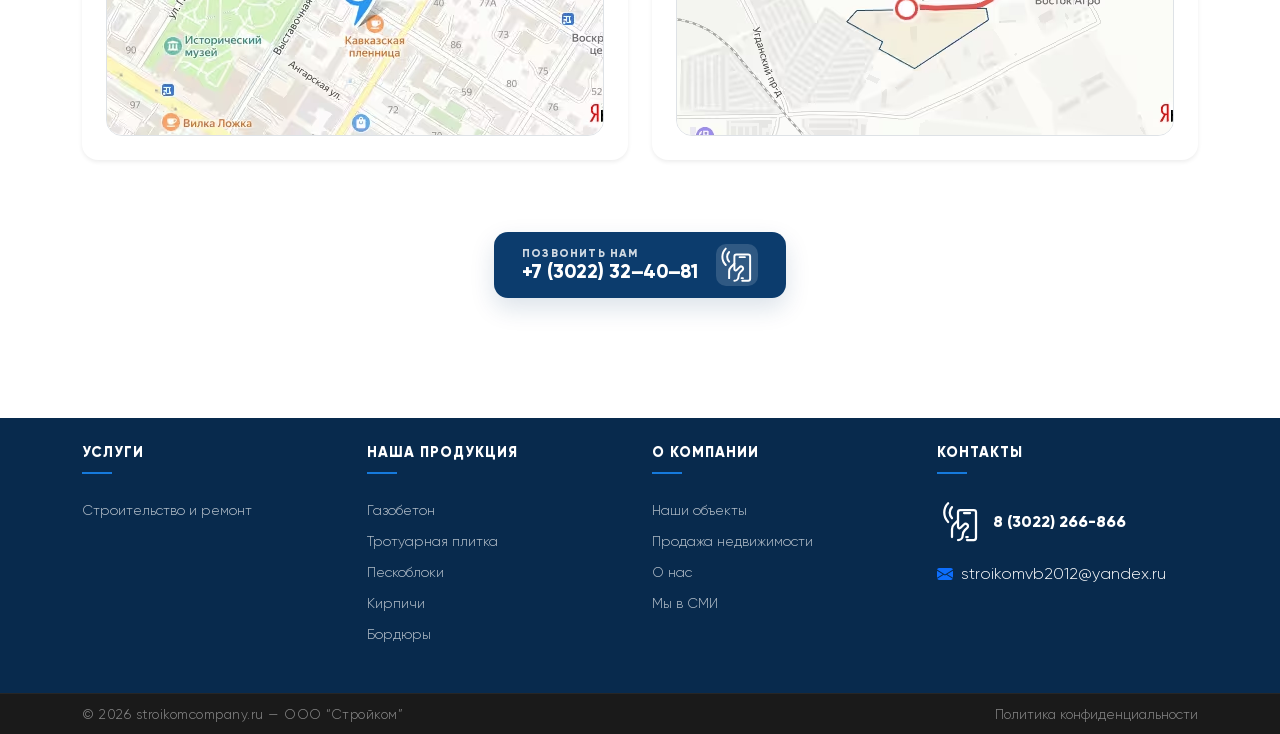
<file: about.html>
<!DOCTYPE html>
<html lang="ru">

<head>
    <meta charset="utf-8"> 
    <meta name="viewport" content="width=device-width, initial-scale=1">
    <meta http-equiv="x-ua-compatible" content="ie=edge">
    <title>ООО Стройком - строительная компания в Чите с 2012 года | Надежный подрядчик по Забайкальскому краю</title>
    <meta name="Keywords" content="строительная компания Чита, ООО Стройком, подрядчик с 2012, член СРО НОСТРОЙ, ремонт и строительство под ключ, надежный застройщик, контакты Стройком Забайкальский край">
    <meta name="description" content="ООО «Стройком» — надежная строительная компания в Чите с 2012 года. Полный комплекс строительно-монтажных работ. Член СРО НОСТРОЙ (реестр №449). Выполняем проекты по всему Забайкальскому краю. Контакты: +7 (3022) 32-40-81">
    <link rel="icon" href="https://stroikomcompany.ru/favicon.svg" type="image/svg+xml">
    <link rel="alternate icon" href="favicon.ico" type="image/x-icon">
</head>
<link rel="preload" href="img/images/main_bg_top.avif" as="image" type="image/jpeg" fetchpriority="high">
<link rel="preload" href="css/allStyle.css" as="style">
<link rel="preload" href="css/Gilroy-ExtraBold.woff2" as="font" type="font/woff" crossorigin>
<link rel="preload" href="css/Gilroy-Light.woff2" as="font" type="font/woff" crossorigin>

<style>
/* 2. Объявляем шрифты */
@font-face {
    font-family: 'Gilroy';
    src: url('css/Gilroy-ExtraBold.woff2') format('woff2');
    font-weight: 800;
    font-style: normal; 
    font-display: swap;
}

@font-face {
    font-family: 'Gilroy';
    src: url('css/Gilroy-Light.woff2') format('woff2');
    font-weight: 300;
    font-style: normal; 
    font-display: swap;
}

/* Показать текст сразу */
body {
    font-family: 'Gilroy', sans-serif;
}
</style>

<link rel="stylesheet" type="text/css" href="css/allStyle.css">
<script src="js/bootstrap.bundle.min.js" defer></script>

<body>

    <div class="main-bg">
        <header>
    <div class="container">
        <div class="row py-3 align-items-center">

            <div class="col-auto">
                <a href="index.html" class="d-flex align-items-center text-decoration-none">
                    <svg xmlns="http://www.w3.org/2000/svg" viewBox="0 0 35.1 30.4" width="70" height="61">
                        <path fill="#000" d="M0 30.4L17.5 0l17.6 30.4H0z" />
                        <path fill="#FFF" d="M15.5 6l2-3.5 6.3 10.9 6.4 10.9h-12.7l-1.5 0 2-3.5h6l-4.2-7.4z" />
                        <path fill="#D52B1E" d="M30.9 25.6l2 3.5H20.3H7.7l6.3-10.9.8-1.4 2 3.5-3 5.3h8.6z" />
                        <path fill="#1679DE" d="M6.3 29.1H2.2l6.3-10.9L14.8 7.3l6.3 10.9.8 1.4h-4.1l-3-5.3-4.3 7.5z" />
                    </svg>

                    <div class="ms-3 d-flex flex-column justify-content-center pt-3" style="line-height: 1.1;">
                        <span class="fw-bold text-dark"
                            style="font-size: 2rem; letter-spacing: 0px; text-transform: uppercase;">СТРОЙКОМ</span>
                        <span class="text-muted text-uppercase"
                            style="font-size: 0.6rem; letter-spacing: 0.5px; font-weight: 300; white-space: nowrap;">многопрофильная
                            компания</span>
                    </div>
                </a>
            </div>

            <div class="col d-none d-xl-block">
                <div class="ps-5 border-start border-light border-opacity-10">
                    <div class="d-flex align-items-center gap-2 mb-2 header-info-item transition-all">
                        <div class="p-1 bg-primary bg-opacity-10 rounded-circle d-flex align-items-center justify-content-center text-primary"
                            style="width: 24px; height: 24px;">
                            <svg xmlns="http://www.w3.org/2000/svg" width="14" height="14" fill="currentColor"
                                viewBox="0 0 16 16">
                                <path
                                    d="M8 16s6-5.686 6-10A6 6 0 0 0 2 6c0 4.314 6 10 6 10zm0-7a3 3 0 1 1 0-6 3 3 0 0 1 0 6z" />
                            </svg>
                        </div>
                        <span class="text-dark small fw-bold text-uppercase"
                            style="letter-spacing: 0.5px; font-size: 0.8rem;">
                            г. Чита, ул. Забайкальского Рабочего, 71а
                        </span>
                    </div>

                    <div class="d-flex align-items-center gap-4 header-info-item">
                        <div class="d-flex align-items-center">
                            <div class="lh-1">
                                <small class="text-muted d-block mb-1"
                                    style="font-size: 0.65rem; text-transform: uppercase; letter-spacing: 0.5px;">Работаем</small>
                                <span class="small fw-bold text-dark border-bottom border-primary border-2">Пн-Пт:
                                    08:00 – 17:00</span>
                            </div>
                        </div>

                        <div class="d-flex align-items-center border-start border-light border-opacity-25 ps-4">
                            <div class="lh-1">
                                <small class="text-muted d-block mb-1"
                                    style="font-size: 0.65rem; text-transform: uppercase; letter-spacing: 0.5px;">Перерыв</small>
                                <span class="small fw-semibold text-secondary text-nowrap">12:00 – 13:00</span>
                            </div>
                        </div>
                    </div>
                </div>
            </div>

            <div class="col-auto ms-auto d-none d-md-block">
                <div class="d-flex align-items-center gap-2">
                    <span class="d-flex text-dark" style="width: 52px; height: 52px; vertical-align: middle;">
                        <svg viewBox="0 0 64 64" xmlns="http://www.w3.org/2000/svg" fill="none" stroke="currentColor"
                            stroke-width="2" stroke-linecap="round" stroke-linejoin="round">
                            <path d="M14.87 32a17.67 17.67 0 0 1 0-25" />
                            <path d="M20 26.87a10.41 10.41 0 0 1 0-14.71" />
                            <path d="m28 30-5.43 5.43a8.77 8.77 0 0 0-2.57 6.2V52" />
                            <path
                                d="M40 56h9a3 3 0 0 0 3-3V19a3 3 0 0 0-3-3H31a3 3 0 0 0-3 3v19.33a2 2 0 0 0 3.42 1.42l4.46-4.45a3.23 3.23 0 0 1 4.41-.24 3.12 3.12 0 0 1 .12 4.53l-3.29 3.29a9.83 9.83 0 0 0-2.88 7 6.25 6.25 0 0 1-6.24 6.2" />
                            <line x1="39" y1="52" x2="41" y2="52" />
                            <line x1="36" y1="20" x2="44" y2="20" />
                        </svg>
                    </span>

                    <div class="d-flex flex-column">
                        <a href="tel:+73022266866" class="header-contact-link ">
                            8 (3022) 266-866
                        </a>
                        <a href="tel:+79248115588" class="header-contact-link ">
                            8 (924) 811-55-88
                        </a>
                    </div>
                </div>
            </div>

        </div>
    </div>
</header>
        <nav class="custom-navbar">
    <div class="container">
        <button class="menu-toggle" id="menuToggle" aria-label="Открыть основное меню">
            <svg viewBox="0 0 24 24" fill="none" xmlns="http://www.w3.org/2000/svg">
                <path d="M4 6H20M4 12H20M4 18H20" stroke="currentColor" stroke-width="2" stroke-linecap="round" />
            </svg>
        </button>

        <div class="menu-overlay" id="menuOverlay"></div>

        <div class="menu-drawer" id="menuDrawer">
            <div class="drawer-header">
                <span class="drawer-title">Навигация</span>
                <button class="close-btn" id="closeMenu">&times;</button>
            </div>

            <ul class="nav-list">
                <li class="nav-item has-dropdown">
                    <button class="nav-link dropdown-trigger">Наши услуги</button>
                    <ul class="dropdown-content">
                        <li><a href="construction_repair">Строительство и ремонт</a></li>
                        <li><a href="design">Проектирование</a></li>
                        <li><a href="engineering_surveys">Инженерные изыскания</a></li>
                        <li><a href="dump_truck_rental">Аренда самосвалов</a></li>
                    </ul>
                </li>

                <li class="nav-item has-dropdown">
                    <button class="nav-link dropdown-trigger">Продукция</button>
                    <ul class="dropdown-content">
                        <li><a href="product#aerated-concrete">Газобетон</a></li>
                        <li><a href="product#paving-slabs">Тротуарная плитка</a></li>
                        <li><a href="product#sand-blocks">Пескоблоки</a></li>
                        <li><a href="product#bricks">Кирпичи</a></li>
                        <li><a href="product#curbs">Бордюры</a></li>
                    </ul>
                </li>

                <li class="nav-item">
                    <a class="nav-link" href="objects">Объекты</a>
                </li>

                <li class="nav-item">
                    <a class="nav-link" href="realty">Продажа недвижимости</a>
                </li>

                <li class="nav-item has-dropdown">
                    <button class="nav-link dropdown-trigger">О компании</button>
                    <ul class="dropdown-content">
                        <li><a href="about">О компании</a></li>
                        <li><a href="medias">Мы в СМИ</a></li>
                    </ul>
                </li>
            </ul>
        </div>
    </div>
</nav>


<script>
    document.addEventListener('DOMContentLoaded', () => {
        const toggle = document.getElementById('menuToggle');
        const drawer = document.getElementById('menuDrawer');
        const overlay = document.getElementById('menuOverlay');
        const close = document.getElementById('closeMenu');

        // Функции открытия/закрытия
        const openMenu = () => {
            drawer.classList.add('active');
            overlay.classList.add('active');
            document.body.style.overflow = 'hidden';
        };

        const closeMenu = () => {
            drawer.classList.remove('active');
            overlay.classList.remove('active');
            document.body.style.overflow = '';
        };

        // Слушатели событий
        toggle?.addEventListener('click', openMenu);
        close?.addEventListener('click', closeMenu);
        overlay?.addEventListener('click', closeMenu);

        // Аккордеон для мобильных выпадающих списков
        document.querySelectorAll('.dropdown-trigger').forEach(btn => {
            btn.addEventListener('click', (e) => {
                if (window.innerWidth < 992) {
                    const parent = btn.parentElement;
                    parent.classList.toggle('open');
                }
            });
        });
    });
</script>
        <div class="wave-divider">
    <svg viewBox="0 0 1200 35" preserveAspectRatio="none" xmlns="http://www.w3.org/2000/svg">
        <path
            d="M0,0 L12,30 L24,0 L36,30 L48,0 L60,30 L72,0 L84,30 L96,0 L108,30 L120,0 L132,30 L144,0 L156,30 L168,0 L180,30 L192,0 L204,30 L216,0 L228,30 L240,0 L252,30 L264,0 L276,30 L288,0 L300,30 L312,0 L324,30 L336,0 L348,30 L360,0 L372,30 L384,0 L396,30 L408,0 L420,30 L432,0 L444,30 L456,0 L468,30 L480,0 L492,30 L504,0 L516,30 L528,0 L540,30 L552,0 L564,30 L576,0 L588,30 L600,0 L612,30 L624,0 L636,30 L648,0 L660,30 L672,0 L684,30 L696,0 L708,30 L720,0 L732,30 L744,0 L756,30 L768,0 L780,30 L792,0 L804,30 L816,0 L828,30 L840,0 L852,30 L864,0 L876,30 L888,0 L900,30 L912,0 L924,30 L936,0 L948,30 L960,0 L972,30 L984,0 L996,30 L1008,0 L1020,30 L1032,0 L1044,30 L1056,0 L1068,30 L1080,0 L1092,30 L1104,0 L1116,30 L1128,0 L1140,30 L1152,0 L1164,30 L1176,0 L1188,30 L1200,0 V120 H0 Z"
            fill="#FFFFFF"></path>
    </svg>
</div>
    </div>

    <main>

        <div class="container py-5">
            <nav aria-label="breadcrumb">
                <ol class="breadcrumb mb-4">
                    <li class="breadcrumb-item">
                        <a href="index.html"
                            class="link-primary text-decoration-none link-underline-opacity-0 link-underline-opacity-100-hover">Главная</a>
                    </li>
                    <li class="breadcrumb-item active fw-semibold" aria-current="page">Информация о компании</li>
                </ol>
            </nav>

            <div class="row">
                <div class="col-12">

                    <div class="ui-page-header mb-5">
                        <div class="ui-header-content">
                            <div class="ui-header-marker"></div>
                            <div class="ui-header-text">
                                <h1 class="display-6 fw-bold mb-1">Информация о компании</h1>
                                <p class="ui-page-subtitle mb-0 text-muted">Надежность, качество и опыт с 2012 года</p>
                            </div>
                        </div>
                    </div>

                    <section class="ui-content-section mb-5">
                        <div class="row">
                            <div class="col-lg-11">
                                <p class="fs-5 text-muted mb-4">
                                    Строительная организация <strong>ООО «Стройком»</strong> является многопрофильной
                                    компанией. Самым главным нашим преимуществом является безупречное качество
                                    выполнения
                                    работ и строгое исполнение пожеланий Заказчика с соблюдением сроков.
                                </p>
                                <p class="text-secondary mb-3">
                                    За время нашей деятельности создана материально-техническая база, позволяющая
                                    качественно выполнять значительные объемы работ в Чите и области. Это позволяет
                                    экономить Ваше время и средства, добиваясь при этом превосходных результатов. У нас
                                    работают опытные строители, инженеры и прорабы, которые имеют высшее строительное
                                    образование, допуск к специализированным работам и многолетний стаж.
                                </p>
                                <p class="text-secondary mb-3">
                                    Наша компания выполняет полный комплекс строительно-монтажных работ на высоком
                                    профессиональном уровне. Мы делаем основной упор на качество и строгое соблюдение
                                    графиков. На данный момент мы имеем множество постоянных Заказчиков в г. Чите и
                                    Забайкальском крае.
                                </p>
                                <p class="text-secondary">
                                    Мы выполняем строительно-ремонтные работы любого масштаба: от косметического ремонта
                                    офиса до комплексной реконструкции промышленных зданий и сооружений.
                                </p>
                            </div>
                        </div>
                    </section>

                    <div class="ui-status-card card border-0 bg-white shadow-sm mb-5 rounded-4 overflow-hidden">
                        <div class="bg-primary bg-gradient" style="height: 4px;"></div>

                        <div class="card-body p-4 p-xl-5">
                            <div class="row align-items-center g-4">
                                <div class="col-lg-7">
                                    <div class="d-flex align-items-center mb-3">
                                        <div>
                                            <h2 class="fw-bold mb-1 text-dark">Действующий член СРО АИК</h2>
                                            <p class="small text-muted mb-0">
                                                Ассоциация «Инженерно-строительный комплекс» (НОСТРОЙ)
                                            </p>
                                        </div>
                                    </div>
                                    <a href="https://sroaik.ru/reestr-chlenov" target="_blank"
                                        class="btn btn-link text-decoration-none p-0 small fw-bold text-primary">
                                        Официальный реестр СРО АИК →
                                    </a>
                                </div>

                                <div class="col-lg-5 text-lg-end">
                                    <a href="doc/sro.pdf" target="_blank"
                                        class="d-inline-flex align-items-center text-start border rounded-4 p-3 bg-light shadow-sm-hover transition text-decoration-none">
                                        <div class="bg-danger bg-opacity-10 p-2 rounded me-3 text-danger">
                                            <svg xmlns="http://www.w3.org/2000/svg" width="20" height="20"
                                                fill="currentColor" class="text-primary" viewBox="0 0 16 16">
                                                <path
                                                    d="M2.5 8a5.5 5.5 0 0 1 8.25-4.764.5.5 0 1 0 .5-.866A6.5 6.5 0 1 0 14.5 8a.5.5 0 0 0-1 0 5.5 5.5 0 1 1-11 0" />
                                                <path
                                                    d="M15.354 3.354a.5.5 0 0 0-.708-.708L8 9.293 5.354 6.646a.5.5 0 1 0-.708.708l3 3a.5.5 0 0 0 .708 0z" />
                                            </svg>
                                        </div>
                                        <div>
                                            <span class="d-block text-dark fw-bold mb-0">Выписка из реестра</span>
                                            <small class="text-muted">Актуально на 2026 год (PDF)</small>
                                        </div>
                                    </a>
                                </div>
                            </div>

                            <hr class="my-4 opacity-10">

                            <div class="row g-4">
                                <div class="col-6 col-sm-3">
                                    <div class="p-3 border-start border-4 border-primary bg-light bg-opacity-50">
                                        <small class="text-uppercase text-muted fw-bold d-block mb-1"
                                            style="font-size: 0.7rem; letter-spacing: 1px;">Реестровый номер</small>
                                        <span class="h5 fw-bold text-dark mb-0">№ 449</span>
                                    </div>
                                </div>
                                <div class="col-6 col-sm-3">
                                    <div class="p-3 border-start border-4 border-success bg-light bg-opacity-50">
                                        <small class="text-uppercase text-muted fw-bold d-block mb-1"
                                            style="font-size: 0.7rem; letter-spacing: 1px;">Текущий статус</small>
                                        <span class="text-success fw-bold d-flex align-items-center">
                                            <span class="p-1 bg-success rounded-circle me-2"></span>
                                            Действующий
                                        </span>
                                    </div>
                                </div>
                                <div class="col-6 col-sm-3">
                                    <div class="p-3 border-start border-4 border-secondary bg-light bg-opacity-50">
                                        <small class="text-uppercase text-muted fw-bold d-block mb-1"
                                            style="font-size: 0.7rem; letter-spacing: 1px;">Дата вступления</small>
                                        <span class="h5 fw-bold text-dark mb-0">08.06.2012</span>
                                    </div>
                                </div>
                                <div
                                    class="col-6 col-sm-3 text-sm-end d-flex align-items-center justify-content-sm-end">
                                    <span class="badge bg-dark px-3 py-2 fw-normal opacity-75">Член НОСТРОЙ</span>
                                </div>
                            </div>
                        </div>
                    </div>

                    <div class="row g-4 mb-5">
                        <div class="col-lg-6">
                            <div class="ui-card-feature p-4 border-0 rounded-4 h-100 bg-white shadow-sm transition">
                                <div class="mb-4 pb-3 border-bottom">
                                    <h3 class="h4 fw-bold mb-1">Офис — ООО «Стройком»</h3>
                                    <span
                                        class="badge bg-primary bg-opacity-10 text-primary fw-normal rounded-pill px-3">Центральный
                                        штаб</span>
                                </div>

                                <div class="mb-4">
                                    <div class="mb-3">
                                        <small class="text-uppercase text-muted fw-bold d-block mb-1"
                                            style="font-size: 0.7rem; letter-spacing: 0.5px;">Почтовый адрес</small>
                                        <p class="mb-0 text-dark fw-medium">672000, Россия, г. Чита, Забайкальского
                                            Рабочего, 71а</p>
                                    </div>

                                    <div class="row g-3 mb-3">
                                        <div class="col-sm-6">
                                            <small class="text-uppercase text-muted fw-bold d-block mb-1"
                                                style="font-size: 0.7rem;">Связь</small>
                                            <a href="tel:+73022266866"
                                                class="text-primary text-decoration-none h5 fw-bold d-block mb-0">8 (3022) 266-866</a>
                                            <small class="text-secondary">stroikomvb2012@yandex.ru</small>
                                        </div>
                                        <div class="col-sm-6 border-start ps-3">
                                            <small class="text-uppercase text-muted fw-bold d-block mb-1"
                                                style="font-size: 0.7rem;">Режим работы</small>
                                            <p class="mb-0 small text-dark"><strong>ПН-ПТ</strong> 08:00–17:00</p>
                                            <p class="mb-0 small text-muted">Обед: 12:00–13:00</p>
                                        </div>
                                    </div>
                                </div>




                                <div class="ui-media-wrapper rounded-4 overflow-hidden d-block position-relative border mt-3"
                                    style="cursor: pointer;" data-bs-toggle="modal" data-bs-target="#mapModal"
                                    data-map-title="Офис на карте"
                                    data-map-src="https://yandex.ru/map-widget/v1/?um=constructor%3A5a151cd8a5c77d202d0d2558abf25d9e875585468d46ae9dc4bbc0c65ab0ef27&amp;source=constructor">
                                    <img src="img/maps/1.avif" class="img-fluid w-100 ui-map-img" alt="Офис на карте"
                                        width="600" height="240" loading="lazy" decoding="async"
                                        style="height: 240px; object-fit: cover;">
                                    <div class="ui-map-overlay"
                                        style="background: rgba(0,0,0,0.05); position: absolute; top: 0; left: 0; width: 100%; height: 100%; display: flex; align-items: center; justify-content: center;">
                                        <span class="btn btn-dark btn-sm rounded-pill px-4 shadow-lg">Развернуть
                                            карту</span>
                                    </div>
                                </div>





                            </div>
                        </div>

                        <div class="col-lg-6">
                            <div class="ui-card-feature p-4 border-0 rounded-4 h-100 bg-white shadow-sm transition">
                                <div class="mb-4 pb-3 border-bottom">
                                    <h3 class="h4 fw-bold mb-1">Производственная база</h3>
                                    <span
                                        class="badge bg-secondary bg-opacity-10 text-secondary fw-normal rounded-pill px-3">Спецтехника
                                        и склады</span>
                                </div>

                                <div class="mb-4">
                                    <div class="mb-3">
                                        <small class="text-uppercase text-muted fw-bold d-block mb-1"
                                            style="font-size: 0.7rem; letter-spacing: 0.5px;">Местонахождение</small>
                                        <p class="mb-0 text-dark fw-medium">672014, Россия, г. Чита, ул. Олимпийская,
                                            50а
                                        </p>
                                    </div>

                                    <div class="row g-3 mb-3">
                                        <div class="col-sm-6">
                                            <small class="text-uppercase text-muted fw-bold d-block mb-1"
                                                style="font-size: 0.7rem;">Связь</small>
                                            <a href="tel:+79248115588"
                                                class="text-primary text-decoration-none h5 fw-bold d-block mb-0">8 (924) 811-55-88</a>
                                            <small class="text-secondary">stroikomvb2012@yandex.ru</small>
                                        </div>
                                        <div class="col-sm-6 border-start ps-3">
                                            <small class="text-uppercase text-muted fw-bold d-block mb-1"
                                                style="font-size: 0.7rem;">Режим работы</small>
                                            <p class="mb-0 small text-dark"><strong>ПН-СБ</strong> 08:00–17:00</p>
                                            <p class="mb-0 small text-muted text-success">Без перерыва</p>
                                        </div>
                                    </div>
                                </div>




                                <div class="ui-media-wrapper rounded-4 overflow-hidden d-block position-relative border"
                                    style="cursor: pointer;" data-bs-toggle="modal" data-bs-target="#mapModal"
                                    data-map-title="База на карте"
                                    data-map-src="https://yandex.ru/map-widget/v1/?from=mapframe&ll=113.407590%2C52.079428&mode=usermaps&source=mapframe&um=constructor%3A4fb3c323bb930c4a1f736b7065a6d5fd4d1cfacaa4e0a56c059d012c6ae74160&utm_source=mapframe&z=15">
                                    <img src="img/maps/2.avif" class="img-fluid w-100 ui-map-img" alt="Наша База"
                                        width="600" height="240" loading="lazy" decoding="async"
                                        style="height: 240px; object-fit: cover;">
                                    <div class="ui-map-overlay"
                                        style="background: rgba(0,0,0,0.05); position: absolute; top: 0; left: 0; width: 100%; height: 100%; display: flex; align-items: center; justify-content: center;">
                                        <span class="btn btn-dark btn-sm rounded-pill px-4 shadow-lg">Развернуть
                                            карту</span>
                                    </div>
                                </div>





                            </div>
                        </div>
                    </div>

                    <div class="text-center py-4">
                        <a href="tel:+73022324081" class="btn ui-btn-premium">
                            <span class="ui-btn-content">
                                <span class="ui-btn-text-wrap">
                                    <small class="ui-btn-label">Позвонить нам</small>
                                    <span class="ui-btn-number">+7 (3022) 32‒40‒81</span>
                                </span>
                                <span class="ui-btn-icon-box">
                                    <svg viewBox="0 0 64 64" xmlns="http://www.w3.org/2000/svg" fill="none"
                                        stroke="currentColor" stroke-width="3" stroke-linecap="round"
                                        stroke-linejoin="round">
                                        <path d="M14.87 32a17.67 17.67 0 0 1 0-25"></path>
                                        <path d="M20 26.87a10.41 10.41 0 0 1 0-14.71"></path>
                                        <path d="m28 30-5.43 5.43a8.77 8.77 0 0 0-2.57 6.2V52"></path>
                                        <path
                                            d="M40 56h9a3 3 0 0 0 3-3V19a3 3 0 0 0-3-3H31a3 3 0 0 0-3 3v19.33a2 2 0 0 0 3.42 1.42l4.46-4.45a3.23 3.23 0 0 1 4.41-.24 3.12 3.12 0 0 1 .12 4.53l-3.29 3.29a9.83 9.83 0 0 0-2.88 7 6.25 6.25 0 0 1-6.24 6.2">
                                        </path>
                                        <line x1="39" y1="52" x2="41" y2="52"></line>
                                        <line x1="36" y1="20" x2="44" y2="20"></line>
                                    </svg>
                                </span>
                            </span>
                        </a>
                    </div>

                </div>
            </div>
        </div>

    </main>

    <footer class="footer-dark mt-5">
    <div class="container-fluid py-4">
        <div class="container">
            <div class="row gy-4">
                <div class="col-lg-3 col-md-6">
                    <div class="footer-heading">Услуги</div>
                    <ul class="list-unstyled footer-links">
                        <li><a href="construction_repair">Строительство и ремонт</a></li>
                    </ul>
                </div>

                <div class="col-lg-3 col-md-6">
                    <div class="footer-heading">Наша продукция</div>
                    <ul class="list-unstyled footer-links">
                        <li><a class="dropdown-item" href="product#aerated-concrete">Газобетон</a></li>
                        <li><a class="dropdown-item" href="product#paving-slabs">Тротуарная плитка</a></li>
                        <li><a class="dropdown-item" href="product#sand-blocks">Пескоблоки</a></li>
                        <li><a class="dropdown-item" href="product#bricks">Кирпичи</a></li>
                        <li><a class="dropdown-item" href="product#curbs">Бордюры</a></li>
                    </ul>
                </div>

                <div class="col-lg-3 col-md-6">
                    <div class="footer-heading">О компании</div>
                    <ul class="list-unstyled footer-links">
                        <li><a href="objects">Наши объекты</a></li>
                        <li><a href="realty">Продажа недвижимости</a></li>
                        <li><a href="about">О нас</a></li>
                        <li><a class="dropdown-item" href="medias">Мы в СМИ</a></li>
                    </ul>
                </div>

                <div class="col-lg-3 col-md-6">
                    <div class="footer-heading">Контакты</div>
                    <div class="d-flex align-items-center mb-3">



                        <span class="me-2 footer-icon-light d-inline-block"
                            style="width: 48px; height: 48px; vertical-align: middle;">
                            <svg viewBox="0 0 64 64" xmlns="http://www.w3.org/2000/svg" fill="none"
                                stroke="currentColor" stroke-width="3" stroke-linecap="round" stroke-linejoin="round">
                                <path d="M14.87 32a17.67 17.67 0 0 1 0-25" />
                                <path d="M20 26.87a10.41 10.41 0 0 1 0-14.71" />
                                <path d="m28 30-5.43 5.43a8.77 8.77 0 0 0-2.57 6.2V52" />
                                <path
                                    d="M40 56h9a3 3 0 0 0 3-3V19a3 3 0 0 0-3-3H31a3 3 0 0 0-3 3v19.33a2 2 0 0 0 3.42 1.42l4.46-4.45a3.23 3.23 0 0 1 4.41-.24 3.12 3.12 0 0 1 .12 4.53l-3.29 3.29a9.83 9.83 0 0 0-2.88 7 6.25 6.25 0 0 1-6.24 6.2" />
                                <line x1="39" y1="52" x2="41" y2="52" />
                                <line x1="36" y1="20" x2="44" y2="20" />
                            </svg>
                        </span>


                        <a href="tel:+73022266866" class="footer-contact-link">8 (3022) 266-866</a>
                    </div>
                    <div class="d-flex align-items-center">
                        <svg xmlns="http://www.w3.org/2000/svg" width="16" height="16" fill="currentColor"
                            class="bi bi-envelope-fill me-2 text-primary" viewBox="0 0 16 16"
                            style="vertical-align: -0.125em;">
                            <path
                                d="M.05 3.555A2 2 0 0 1 2 2h12a2 2 0 0 1 1.95 1.555L8 8.414.05 3.555ZM0 4.697v7.104l5.803-3.558L0 4.697ZM6.761 8.83l-6.57 4.027A2 2 0 0 0 2 14h12a2 2 0 0 0 1.808-1.144l-6.57-4.027L8 9.586l-1.239-.757Zm3.436-.586L16 11.801V4.697l-5.803 3.546Z" />
                        </svg>
                        <a href="mailto:stroikomvb2012@yandex.ru"
                            class="footer-contact-link fw-light">stroikomvb2012@yandex.ru</a>
                    </div>
                </div>
            </div>
        </div>
    </div>

    <div class="footer-legal py-2">
        <div class="container">
            <div class="row align-items-center gy-3">
                <div class="col-md-6 text-center text-md-start">
                    <span class="copyright-text">© 2026 stroikomcompany.ru — ООО “Стройком”</span>
                </div>
                <div class="col-md-6 text-center text-md-end">
                    <a href="index" class="policy-link">Политика конфиденциальности</a>
                </div>
            </div>
        </div>
    </div>
</footer>












<button type="button" class="btn btn-primary btn-to-top shadow" id="btnToTop" aria-label="Наверх">
    <svg xmlns="http://www.w3.org/2000/svg" width="24" height="24" fill="currentColor" viewBox="0 0 16 16">
        <path fill-rule="evenodd"
            d="M8 12a.5.5 0 0 0 .5-.5V5.707l2.146 2.147a.5.5 0 0 0 .708-.708l-3-3a.5.5 0 0 0-.708 0l-3 3a.5.5 0 1 0 .708.708L7.5 5.707V11.5a.5.5 0 0 0 .5.5" />
    </svg>
</button>

<script>
    const btnToTop = document.getElementById("btnToTop");

    // Показываем кнопку при скролле вниз на 300px
    window.onscroll = function () {
        if (document.body.scrollTop > 300 || document.documentElement.scrollTop > 300) {
            btnToTop.style.display = "flex";
        } else {
            btnToTop.style.display = "none";
        }
    };

    // Плавный скролл наверх
    btnToTop.addEventListener("click", function () {
        window.scrollTo({
            top: 0,
            behavior: "smooth"
        });
    });
</script>








    <div class="modal fade" id="mapModal" tabindex="-1" aria-labelledby="mapModalLabel" aria-hidden="true">
        <div class="modal-dialog modal-xl modal-dialog-centered">
            <div class="modal-content bg-dark border-secondary">
                <div class="modal-header border-secondary">
                    <h5 class="modal-title text-white" id="mapModalLabel">Карта проезда</h5>
                    <button type="button" class="btn-close btn-close-white" data-bs-dismiss="modal"
                        aria-label="Close"></button>
                </div>
                <div class="modal-body p-0">
                    <div id="mapContainer" style="position:relative; overflow:hidden; height: 500px; width: 100%;">
                        <div class="d-flex justify-content-center align-items-center h-100">
                            <div class="spinner-border text-primary" role="status"></div>
                        </div>
                    </div>
                </div>
            </div>
        </div>
    </div>


    <script>
        document.addEventListener('DOMContentLoaded', function () {
            const mapModal = document.getElementById('mapModal');
            const mapContainer = document.getElementById('mapContainer');
            const modalTitle = document.getElementById('mapModalLabel');

            mapModal.addEventListener('show.bs.modal', function (event) {
                // Кнопка (превью), которая вызвала модалку
                const button = event.relatedTarget;

                // Извлекаем данные из атрибутов data-map-*
                const mapUrl = button.getAttribute('data-map-src');
                const title = button.getAttribute('data-map-title');

                // Обновляем заголовок
                modalTitle.innerText = title;

                // Вставляем iframe
                mapContainer.innerHTML = `
            <iframe src="${mapUrl}" 
                    width="100%" 
                    height="100%" 
                    frameborder="0" 
                    allowfullscreen="true" 
                    style="display:block;"></iframe>`;
            });

            // Очищаем контейнер при закрытии, чтобы остановить процессы iframe
            mapModal.addEventListener('hidden.bs.modal', function () {
                mapContainer.innerHTML = '';
            });
        });
    </script>





</body>

</html>
</file>
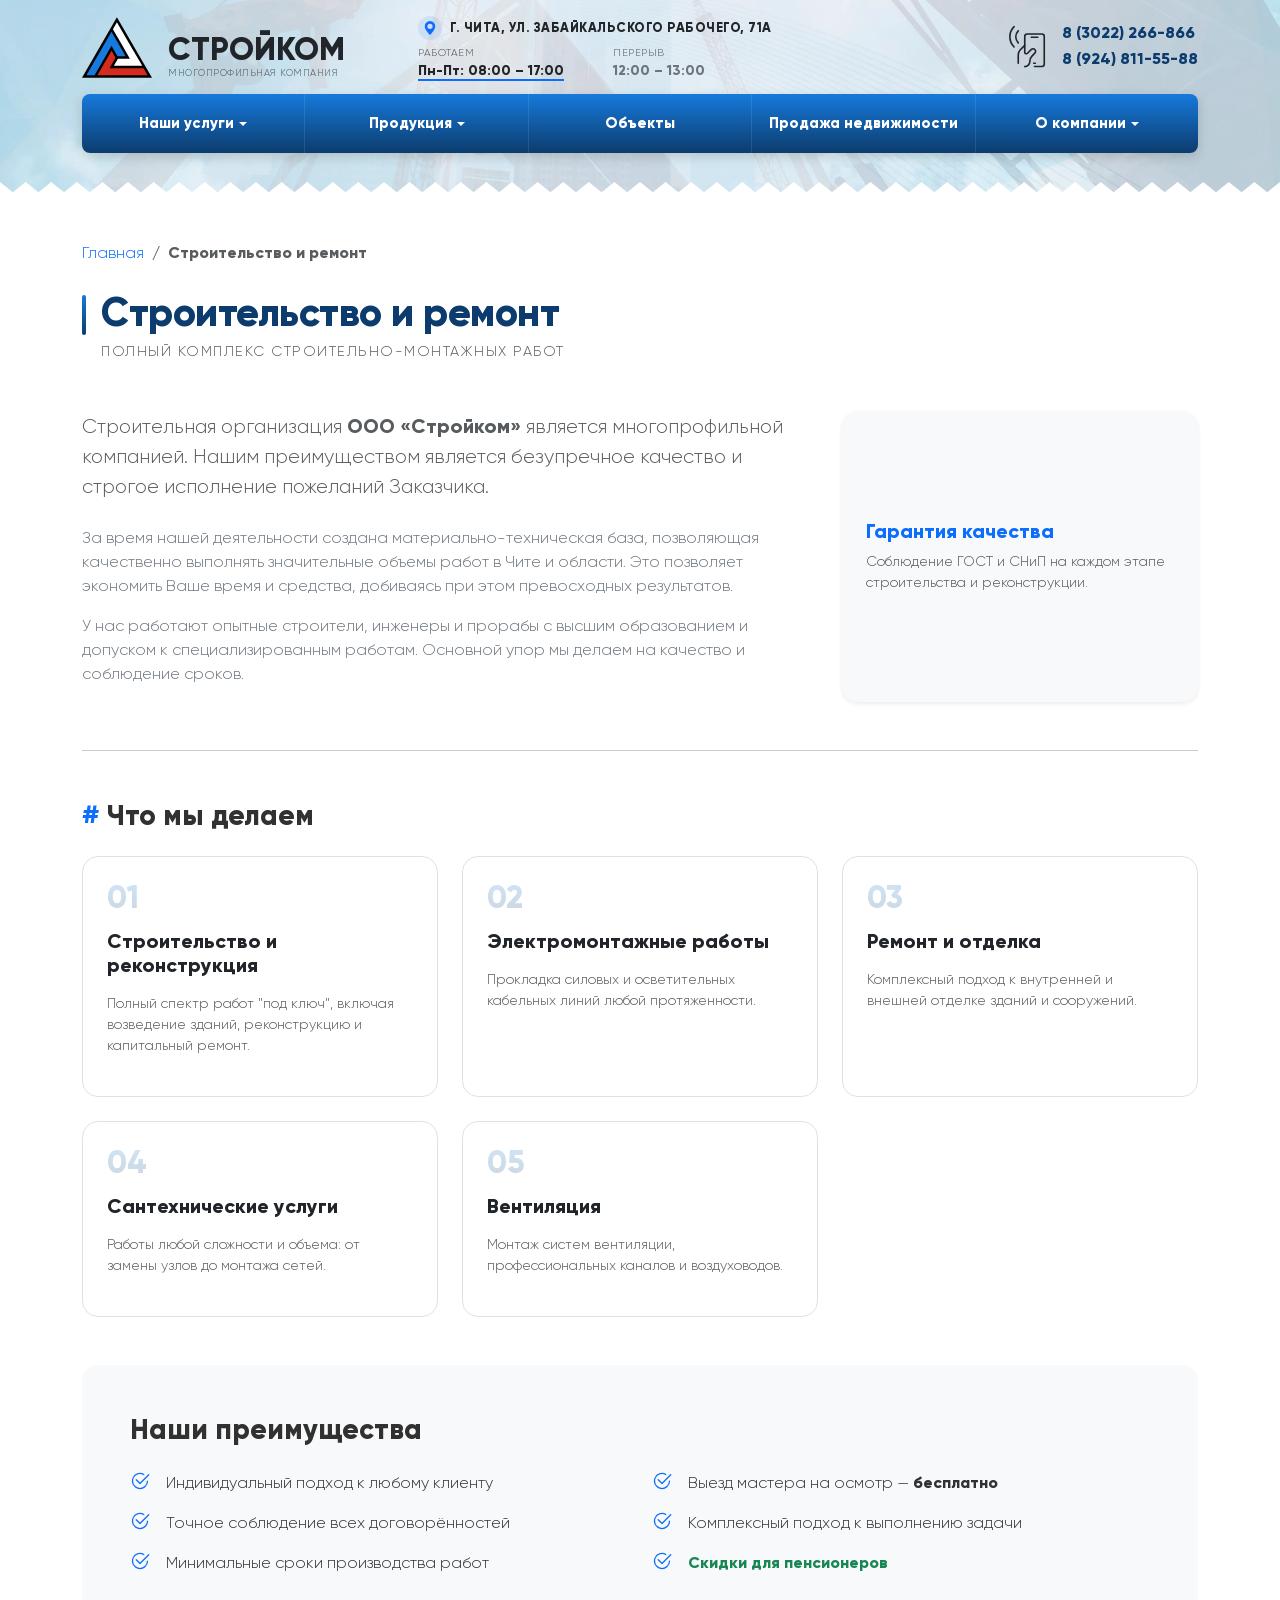
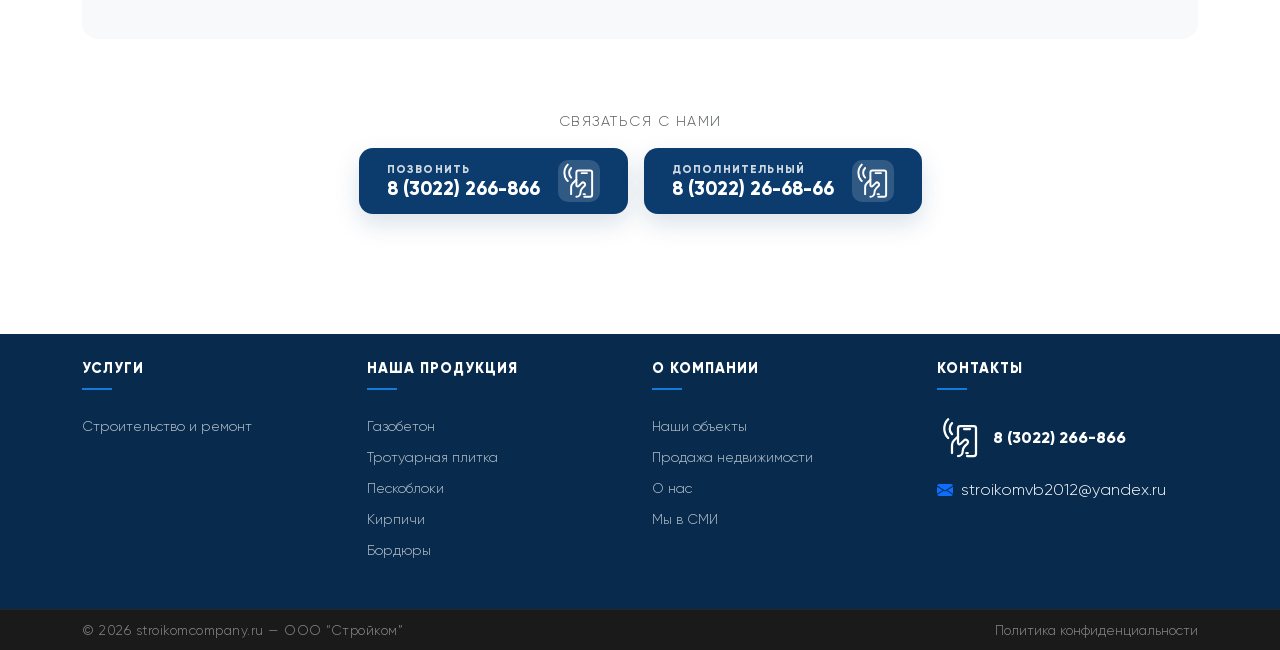
<file: construction_repair.html>
<!DOCTYPE html>
<html lang="ru">

<head>
    <meta charset="utf-8"> 
    <meta name="viewport" content="width=device-width, initial-scale=1">
    <meta http-equiv="x-ua-compatible" content="ie=edge">
    <title></title>
    <meta name="Keywords" content="">
    <meta name="description" content="">
    <link rel="icon" href="https://stroikomcompany.ru/favicon.svg" type="image/svg+xml">
    <link rel="alternate icon" href="favicon.ico" type="image/x-icon">
</head>
<link rel="preload" href="img/images/main_bg_top.avif" as="image" type="image/jpeg" fetchpriority="high">
<link rel="preload" href="css/allStyle.css" as="style">
<link rel="preload" href="css/Gilroy-ExtraBold.woff2" as="font" type="font/woff" crossorigin>
<link rel="preload" href="css/Gilroy-Light.woff2" as="font" type="font/woff" crossorigin>

<style>
/* 2. Объявляем шрифты */
@font-face {
    font-family: 'Gilroy';
    src: url('css/Gilroy-ExtraBold.woff2') format('woff2');
    font-weight: 800;
    font-style: normal; 
    font-display: swap;
}

@font-face {
    font-family: 'Gilroy';
    src: url('css/Gilroy-Light.woff2') format('woff2');
    font-weight: 300;
    font-style: normal; 
    font-display: swap;
}

/* Показать текст сразу */
body {
    font-family: 'Gilroy', sans-serif;
}
</style>

<link rel="stylesheet" type="text/css" href="css/allStyle.css">
<script src="js/bootstrap.bundle.min.js" defer></script>

<body>

    <div class="main-bg">
        <header>
    <div class="container">
        <div class="row py-3 align-items-center">

            <div class="col-auto">
                <a href="index.html" class="d-flex align-items-center text-decoration-none">
                    <svg xmlns="http://www.w3.org/2000/svg" viewBox="0 0 35.1 30.4" width="70" height="61">
                        <path fill="#000" d="M0 30.4L17.5 0l17.6 30.4H0z" />
                        <path fill="#FFF" d="M15.5 6l2-3.5 6.3 10.9 6.4 10.9h-12.7l-1.5 0 2-3.5h6l-4.2-7.4z" />
                        <path fill="#D52B1E" d="M30.9 25.6l2 3.5H20.3H7.7l6.3-10.9.8-1.4 2 3.5-3 5.3h8.6z" />
                        <path fill="#1679DE" d="M6.3 29.1H2.2l6.3-10.9L14.8 7.3l6.3 10.9.8 1.4h-4.1l-3-5.3-4.3 7.5z" />
                    </svg>

                    <div class="ms-3 d-flex flex-column justify-content-center pt-3" style="line-height: 1.1;">
                        <span class="fw-bold text-dark"
                            style="font-size: 2rem; letter-spacing: 0px; text-transform: uppercase;">СТРОЙКОМ</span>
                        <span class="text-muted text-uppercase"
                            style="font-size: 0.6rem; letter-spacing: 0.5px; font-weight: 300; white-space: nowrap;">многопрофильная
                            компания</span>
                    </div>
                </a>
            </div>

            <div class="col d-none d-xl-block">
                <div class="ps-5 border-start border-light border-opacity-10">
                    <div class="d-flex align-items-center gap-2 mb-2 header-info-item transition-all">
                        <div class="p-1 bg-primary bg-opacity-10 rounded-circle d-flex align-items-center justify-content-center text-primary"
                            style="width: 24px; height: 24px;">
                            <svg xmlns="http://www.w3.org/2000/svg" width="14" height="14" fill="currentColor"
                                viewBox="0 0 16 16">
                                <path
                                    d="M8 16s6-5.686 6-10A6 6 0 0 0 2 6c0 4.314 6 10 6 10zm0-7a3 3 0 1 1 0-6 3 3 0 0 1 0 6z" />
                            </svg>
                        </div>
                        <span class="text-dark small fw-bold text-uppercase"
                            style="letter-spacing: 0.5px; font-size: 0.8rem;">
                            г. Чита, ул. Забайкальского Рабочего, 71а
                        </span>
                    </div>

                    <div class="d-flex align-items-center gap-4 header-info-item">
                        <div class="d-flex align-items-center">
                            <div class="lh-1">
                                <small class="text-muted d-block mb-1"
                                    style="font-size: 0.65rem; text-transform: uppercase; letter-spacing: 0.5px;">Работаем</small>
                                <span class="small fw-bold text-dark border-bottom border-primary border-2">Пн-Пт:
                                    08:00 – 17:00</span>
                            </div>
                        </div>

                        <div class="d-flex align-items-center border-start border-light border-opacity-25 ps-4">
                            <div class="lh-1">
                                <small class="text-muted d-block mb-1"
                                    style="font-size: 0.65rem; text-transform: uppercase; letter-spacing: 0.5px;">Перерыв</small>
                                <span class="small fw-semibold text-secondary text-nowrap">12:00 – 13:00</span>
                            </div>
                        </div>
                    </div>
                </div>
            </div>

            <div class="col-auto ms-auto d-none d-md-block">
                <div class="d-flex align-items-center gap-2">
                    <span class="d-flex text-dark" style="width: 52px; height: 52px; vertical-align: middle;">
                        <svg viewBox="0 0 64 64" xmlns="http://www.w3.org/2000/svg" fill="none" stroke="currentColor"
                            stroke-width="2" stroke-linecap="round" stroke-linejoin="round">
                            <path d="M14.87 32a17.67 17.67 0 0 1 0-25" />
                            <path d="M20 26.87a10.41 10.41 0 0 1 0-14.71" />
                            <path d="m28 30-5.43 5.43a8.77 8.77 0 0 0-2.57 6.2V52" />
                            <path
                                d="M40 56h9a3 3 0 0 0 3-3V19a3 3 0 0 0-3-3H31a3 3 0 0 0-3 3v19.33a2 2 0 0 0 3.42 1.42l4.46-4.45a3.23 3.23 0 0 1 4.41-.24 3.12 3.12 0 0 1 .12 4.53l-3.29 3.29a9.83 9.83 0 0 0-2.88 7 6.25 6.25 0 0 1-6.24 6.2" />
                            <line x1="39" y1="52" x2="41" y2="52" />
                            <line x1="36" y1="20" x2="44" y2="20" />
                        </svg>
                    </span>

                    <div class="d-flex flex-column">
                        <a href="tel:+73022266866" class="header-contact-link ">
                            8 (3022) 266-866
                        </a>
                        <a href="tel:+79248115588" class="header-contact-link ">
                            8 (924) 811-55-88
                        </a>
                    </div>
                </div>
            </div>

        </div>
    </div>
</header>
        <nav class="custom-navbar">
    <div class="container">
        <button class="menu-toggle" id="menuToggle" aria-label="Открыть основное меню">
            <svg viewBox="0 0 24 24" fill="none" xmlns="http://www.w3.org/2000/svg">
                <path d="M4 6H20M4 12H20M4 18H20" stroke="currentColor" stroke-width="2" stroke-linecap="round" />
            </svg>
        </button>

        <div class="menu-overlay" id="menuOverlay"></div>

        <div class="menu-drawer" id="menuDrawer">
            <div class="drawer-header">
                <span class="drawer-title">Навигация</span>
                <button class="close-btn" id="closeMenu">&times;</button>
            </div>

            <ul class="nav-list">
                <li class="nav-item has-dropdown">
                    <button class="nav-link dropdown-trigger">Наши услуги</button>
                    <ul class="dropdown-content">
                        <li><a href="construction_repair">Строительство и ремонт</a></li>
                        <li><a href="design">Проектирование</a></li>
                        <li><a href="engineering_surveys">Инженерные изыскания</a></li>
                        <li><a href="dump_truck_rental">Аренда самосвалов</a></li>
                    </ul>
                </li>

                <li class="nav-item has-dropdown">
                    <button class="nav-link dropdown-trigger">Продукция</button>
                    <ul class="dropdown-content">
                        <li><a href="product#aerated-concrete">Газобетон</a></li>
                        <li><a href="product#paving-slabs">Тротуарная плитка</a></li>
                        <li><a href="product#sand-blocks">Пескоблоки</a></li>
                        <li><a href="product#bricks">Кирпичи</a></li>
                        <li><a href="product#curbs">Бордюры</a></li>
                    </ul>
                </li>

                <li class="nav-item">
                    <a class="nav-link" href="objects">Объекты</a>
                </li>

                <li class="nav-item">
                    <a class="nav-link" href="realty">Продажа недвижимости</a>
                </li>

                <li class="nav-item has-dropdown">
                    <button class="nav-link dropdown-trigger">О компании</button>
                    <ul class="dropdown-content">
                        <li><a href="about">О компании</a></li>
                        <li><a href="medias">Мы в СМИ</a></li>
                    </ul>
                </li>
            </ul>
        </div>
    </div>
</nav>


<script>
    document.addEventListener('DOMContentLoaded', () => {
        const toggle = document.getElementById('menuToggle');
        const drawer = document.getElementById('menuDrawer');
        const overlay = document.getElementById('menuOverlay');
        const close = document.getElementById('closeMenu');

        // Функции открытия/закрытия
        const openMenu = () => {
            drawer.classList.add('active');
            overlay.classList.add('active');
            document.body.style.overflow = 'hidden';
        };

        const closeMenu = () => {
            drawer.classList.remove('active');
            overlay.classList.remove('active');
            document.body.style.overflow = '';
        };

        // Слушатели событий
        toggle?.addEventListener('click', openMenu);
        close?.addEventListener('click', closeMenu);
        overlay?.addEventListener('click', closeMenu);

        // Аккордеон для мобильных выпадающих списков
        document.querySelectorAll('.dropdown-trigger').forEach(btn => {
            btn.addEventListener('click', (e) => {
                if (window.innerWidth < 992) {
                    const parent = btn.parentElement;
                    parent.classList.toggle('open');
                }
            });
        });
    });
</script>
        <div class="wave-divider">
    <svg viewBox="0 0 1200 35" preserveAspectRatio="none" xmlns="http://www.w3.org/2000/svg">
        <path
            d="M0,0 L12,30 L24,0 L36,30 L48,0 L60,30 L72,0 L84,30 L96,0 L108,30 L120,0 L132,30 L144,0 L156,30 L168,0 L180,30 L192,0 L204,30 L216,0 L228,30 L240,0 L252,30 L264,0 L276,30 L288,0 L300,30 L312,0 L324,30 L336,0 L348,30 L360,0 L372,30 L384,0 L396,30 L408,0 L420,30 L432,0 L444,30 L456,0 L468,30 L480,0 L492,30 L504,0 L516,30 L528,0 L540,30 L552,0 L564,30 L576,0 L588,30 L600,0 L612,30 L624,0 L636,30 L648,0 L660,30 L672,0 L684,30 L696,0 L708,30 L720,0 L732,30 L744,0 L756,30 L768,0 L780,30 L792,0 L804,30 L816,0 L828,30 L840,0 L852,30 L864,0 L876,30 L888,0 L900,30 L912,0 L924,30 L936,0 L948,30 L960,0 L972,30 L984,0 L996,30 L1008,0 L1020,30 L1032,0 L1044,30 L1056,0 L1068,30 L1080,0 L1092,30 L1104,0 L1116,30 L1128,0 L1140,30 L1152,0 L1164,30 L1176,0 L1188,30 L1200,0 V120 H0 Z"
            fill="#FFFFFF"></path>
    </svg>
</div>
    </div>

    <main>

        <div class="container py-5">
            <nav aria-label="breadcrumb">
                <ol class="breadcrumb mb-4">
                    <li class="breadcrumb-item">
                        <a href="index.html"
                            class="link-primary text-decoration-none link-underline-opacity-0 link-underline-opacity-100-hover">Главная</a>
                    </li>
                    <li class="breadcrumb-item active fw-semibold" aria-current="page">Строительство и ремонт</li>
                </ol>
            </nav>

            <div class="row">
                <div class="col-12">

                    <div class="ui-page-header mb-5">
                        <div class="ui-header-content">
                            <div class="ui-header-marker"></div>
                            <div class="ui-header-text">
                                <h1 class="display-6 fw-bold mb-1">Строительство и ремонт</h1>
                                <p class="ui-page-subtitle mb-0 text-muted">Полный комплекс строительно-монтажных работ
                                </p>
                            </div>
                        </div>
                    </div>

                    <section class="mb-5">
                        <div class="row g-4">
                            <div class="col-lg-8">
                                <p class="fs-5 text-muted mb-4">
                                    Строительная организация <strong>ООО «Стройком»</strong> является многопрофильной
                                    компанией.
                                    Нашим преимуществом является безупречное качество и строгое исполнение пожеланий
                                    Заказчика.
                                </p>
                                <p class="text-secondary mb-3">
                                    За время нашей деятельности создана материально-техническая база, позволяющая
                                    качественно выполнять значительные объемы работ в Чите и области.
                                    Это позволяет экономить Ваше время и средства, добиваясь при этом превосходных
                                    результатов.
                                </p>
                                <p class="text-secondary">
                                    У нас работают опытные строители, инженеры и прорабы с высшим образованием и
                                    допуском к специализированным работам.
                                    Основной упор мы делаем на качество и соблюдение сроков.
                                </p>
                            </div>
                            <div class="col-lg-4">
                                <div
                                    class="ui-status-card p-4 rounded-4 border-0 shadow-sm h-100 d-flex flex-column justify-content-center bg-light">
                                    <h5 class="fw-bold text-primary mb-2">Гарантия качества</h5>
                                    <p class="small text-muted mb-0">Соблюдение ГОСТ и СНиП на каждом этапе
                                        строительства и реконструкции.</p>
                                </div>
                            </div>
                        </div>
                    </section>

                    <hr class="my-5 opacity-10">

                    <section class="mb-5">
                        <h2 class="h3 fw-bold mb-4 d-flex align-items-center gap-2">
                            <span class="text-primary">#</span> Что мы делаем
                        </h2>
                        <div class="row g-4">
                            <div class="col-md-6 col-lg-4">
                                <div
                                    class="service-card p-4 h-100 bg-white border rounded-4 transition shadow-sm-hover">
                                    <div class="service-num mb-3">01</div>
                                    <h4 class="h5 fw-bold text-dark mb-3">Строительство и реконструкция</h4>
                                    <p class="small text-muted">Полный спектр работ "под ключ", включая возведение
                                        зданий, реконструкцию и капитальный ремонт.</p>
                                </div>
                            </div>
                            <div class="col-md-6 col-lg-4">
                                <div
                                    class="service-card p-4 h-100 bg-white border rounded-4 transition shadow-sm-hover">
                                    <div class="service-num mb-3">02</div>
                                    <h4 class="h5 fw-bold text-dark mb-3">Электромонтажные работы</h4>
                                    <p class="small text-muted">Прокладка силовых и осветительных кабельных линий любой
                                        протяженности.</p>
                                </div>
                            </div>
                            <div class="col-md-6 col-lg-4">
                                <div
                                    class="service-card p-4 h-100 bg-white border rounded-4 transition shadow-sm-hover">
                                    <div class="service-num mb-3">03</div>
                                    <h4 class="h5 fw-bold text-dark mb-3">Ремонт и отделка</h4>
                                    <p class="small text-muted">Комплексный подход к внутренней и внешней отделке зданий
                                        и сооружений.</p>
                                </div>
                            </div>
                            <div class="col-md-6 col-lg-4">
                                <div
                                    class="service-card p-4 h-100 bg-white border rounded-4 transition shadow-sm-hover">
                                    <div class="service-num mb-3">04</div>
                                    <h4 class="h5 fw-bold text-dark mb-3">Сантехнические услуги</h4>
                                    <p class="small text-muted">Работы любой сложности и объема: от замены узлов до
                                        монтажа сетей.</p>
                                </div>
                            </div>
                            <div class="col-md-6 col-lg-4">
                                <div
                                    class="service-card p-4 h-100 bg-white border rounded-4 transition shadow-sm-hover">
                                    <div class="service-num mb-3">05</div>
                                    <h4 class="h5 fw-bold text-dark mb-3">Вентиляция</h4>
                                    <p class="small text-muted">Монтаж систем вентиляции, профессиональных каналов и
                                        воздуховодов.</p>
                                </div>
                            </div>
                        </div>
                    </section>

                    <section class="bg-light p-4 p-lg-5 rounded-4 mb-5">
                        <h2 class="h3 fw-bold mb-4">Наши преимущества</h2>
                        <div class="row g-4">
                            <div class="col-md-6">
                                <ul class="list-unstyled mb-0">
                                    <li class="d-flex gap-3 mb-3">
                                        <svg xmlns="http://www.w3.org/2000/svg" width="20" height="20"
                                            fill="currentColor" class="text-primary" viewBox="0 0 16 16">
                                            <path
                                                d="M2.5 8a5.5 5.5 0 0 1 8.25-4.764.5.5 0 1 0 .5-.866A6.5 6.5 0 1 0 14.5 8a.5.5 0 0 0-1 0 5.5 5.5 0 1 1-11 0" />
                                            <path
                                                d="M15.354 3.354a.5.5 0 0 0-.708-.708L8 9.293 5.354 6.646a.5.5 0 1 0-.708.708l3 3a.5.5 0 0 0 .708 0z" />
                                        </svg>
                                        <span>Индивидуальный подход к любому клиенту</span>
                                    </li>
                                    <li class="d-flex gap-3 mb-3">
                                        <svg xmlns="http://www.w3.org/2000/svg" width="20" height="20"
                                            fill="currentColor" class="text-primary" viewBox="0 0 16 16">
                                            <path
                                                d="M2.5 8a5.5 5.5 0 0 1 8.25-4.764.5.5 0 1 0 .5-.866A6.5 6.5 0 1 0 14.5 8a.5.5 0 0 0-1 0 5.5 5.5 0 1 1-11 0" />
                                            <path
                                                d="M15.354 3.354a.5.5 0 0 0-.708-.708L8 9.293 5.354 6.646a.5.5 0 1 0-.708.708l3 3a.5.5 0 0 0 .708 0z" />
                                        </svg>
                                        <span>Точное соблюдение всех договорённостей</span>
                                    </li>
                                    <li class="d-flex gap-3 mb-3">
                                        <svg xmlns="http://www.w3.org/2000/svg" width="20" height="20"
                                            fill="currentColor" class="text-primary" viewBox="0 0 16 16">
                                            <path
                                                d="M2.5 8a5.5 5.5 0 0 1 8.25-4.764.5.5 0 1 0 .5-.866A6.5 6.5 0 1 0 14.5 8a.5.5 0 0 0-1 0 5.5 5.5 0 1 1-11 0" />
                                            <path
                                                d="M15.354 3.354a.5.5 0 0 0-.708-.708L8 9.293 5.354 6.646a.5.5 0 1 0-.708.708l3 3a.5.5 0 0 0 .708 0z" />
                                        </svg>
                                        <span>Минимальные сроки производства работ</span>
                                    </li>
                                </ul>
                            </div>
                            <div class="col-md-6">
                                <ul class="list-unstyled mb-0">
                                    <li class="d-flex gap-3 mb-3">
                                        <svg xmlns="http://www.w3.org/2000/svg" width="20" height="20"
                                            fill="currentColor" class="text-primary" viewBox="0 0 16 16">
                                            <path
                                                d="M2.5 8a5.5 5.5 0 0 1 8.25-4.764.5.5 0 1 0 .5-.866A6.5 6.5 0 1 0 14.5 8a.5.5 0 0 0-1 0 5.5 5.5 0 1 1-11 0" />
                                            <path
                                                d="M15.354 3.354a.5.5 0 0 0-.708-.708L8 9.293 5.354 6.646a.5.5 0 1 0-.708.708l3 3a.5.5 0 0 0 .708 0z" />
                                        </svg>
                                        <span>Выезд мастера на осмотр — <strong>бесплатно</strong></span>
                                    </li>
                                    <li class="d-flex gap-3 mb-3">
                                        <svg xmlns="http://www.w3.org/2000/svg" width="20" height="20"
                                            fill="currentColor" class="text-primary" viewBox="0 0 16 16">
                                            <path
                                                d="M2.5 8a5.5 5.5 0 0 1 8.25-4.764.5.5 0 1 0 .5-.866A6.5 6.5 0 1 0 14.5 8a.5.5 0 0 0-1 0 5.5 5.5 0 1 1-11 0" />
                                            <path
                                                d="M15.354 3.354a.5.5 0 0 0-.708-.708L8 9.293 5.354 6.646a.5.5 0 1 0-.708.708l3 3a.5.5 0 0 0 .708 0z" />
                                        </svg>
                                        <span>Комплексный подход к выполнению задачи</span>
                                    </li>
                                    <li class="d-flex gap-3 mb-3">
                                        <svg xmlns="http://www.w3.org/2000/svg" width="20" height="20"
                                            fill="currentColor" class="text-primary" viewBox="0 0 16 16">
                                            <path
                                                d="M2.5 8a5.5 5.5 0 0 1 8.25-4.764.5.5 0 1 0 .5-.866A6.5 6.5 0 1 0 14.5 8a.5.5 0 0 0-1 0 5.5 5.5 0 1 1-11 0" />
                                            <path
                                                d="M15.354 3.354a.5.5 0 0 0-.708-.708L8 9.293 5.354 6.646a.5.5 0 1 0-.708.708l3 3a.5.5 0 0 0 .708 0z" />
                                        </svg>
                                        <span class="text-success fw-bold">Скидки для пенсионеров</span>
                                    </li>
                                </ul>
                            </div>
                        </div>
                    </section>

                    <div class="text-center py-4">
                        <p class="ui-page-subtitle mb-3 text-muted">Связаться с нами</p>
                        <div class="d-flex flex-wrap justify-content-center gap-3">
                            <a href="tel:+73022266866" class="btn ui-btn-premium">
                                <span class="ui-btn-content">
                                    <span class="ui-btn-text-wrap">
                                        <small class="ui-btn-label">Позвонить</small>
                                        <span class="ui-btn-number">8 (3022) 266-866</span>
                                    </span>
                                    <span class="ui-btn-icon-box">
                                        <svg viewBox="0 0 64 64" xmlns="http://www.w3.org/2000/svg" fill="none"
                                            stroke="currentColor" stroke-width="3" stroke-linecap="round"
                                            stroke-linejoin="round">
                                            <path d="M14.87 32a17.67 17.67 0 0 1 0-25"></path>
                                            <path d="M20 26.87a10.41 10.41 0 0 1 0-14.71"></path>
                                            <path d="m28 30-5.43 5.43a8.77 8.77 0 0 0-2.57 6.2V52"></path>
                                            <path
                                                d="M40 56h9a3 3 0 0 0 3-3V19a3 3 0 0 0-3-3H31a3 3 0 0 0-3 3v19.33a2 2 0 0 0 3.42 1.42l4.46-4.45a3.23 3.23 0 0 1 4.41-.24 3.12 3.12 0 0 1 .12 4.53l-3.29 3.29a9.83 9.83 0 0 0-2.88 7 6.25 6.25 0 0 1-6.24 6.2">
                                            </path>
                                            <line x1="39" y1="52" x2="41" y2="52"></line>
                                            <line x1="36" y1="20" x2="44" y2="20"></line>
                                        </svg>
                                    </span>
                                </span>
                            </a>
                            <a href="tel:+73022266866" class="btn ui-btn-premium">
                                <span class="ui-btn-content">
                                    <span class="ui-btn-text-wrap">
                                        <small class="ui-btn-label">Дополнительный</small>
                                        <span class="ui-btn-number">8 (3022) 26-68-66</span>
                                    </span>
                                    <span class="ui-btn-icon-box">
                                        <svg viewBox="0 0 64 64" xmlns="http://www.w3.org/2000/svg" fill="none"
                                            stroke="currentColor" stroke-width="3" stroke-linecap="round"
                                            stroke-linejoin="round">
                                            <path d="M14.87 32a17.67 17.67 0 0 1 0-25"></path>
                                            <path d="M20 26.87a10.41 10.41 0 0 1 0-14.71"></path>
                                            <path d="m28 30-5.43 5.43a8.77 8.77 0 0 0-2.57 6.2V52"></path>
                                            <path
                                                d="M40 56h9a3 3 0 0 0 3-3V19a3 3 0 0 0-3-3H31a3 3 0 0 0-3 3v19.33a2 2 0 0 0 3.42 1.42l4.46-4.45a3.23 3.23 0 0 1 4.41-.24 3.12 3.12 0 0 1 .12 4.53l-3.29 3.29a9.83 9.83 0 0 0-2.88 7 6.25 6.25 0 0 1-6.24 6.2">
                                            </path>
                                            <line x1="39" y1="52" x2="41" y2="52"></line>
                                            <line x1="36" y1="20" x2="44" y2="20"></line>
                                        </svg>
                                    </span>
                                </span>
                            </a>
                        </div>
                    </div>

                </div>
            </div>
        </div>

    </main>

    <footer class="footer-dark mt-5">
    <div class="container-fluid py-4">
        <div class="container">
            <div class="row gy-4">
                <div class="col-lg-3 col-md-6">
                    <div class="footer-heading">Услуги</div>
                    <ul class="list-unstyled footer-links">
                        <li><a href="construction_repair">Строительство и ремонт</a></li>
                    </ul>
                </div>

                <div class="col-lg-3 col-md-6">
                    <div class="footer-heading">Наша продукция</div>
                    <ul class="list-unstyled footer-links">
                        <li><a class="dropdown-item" href="product#aerated-concrete">Газобетон</a></li>
                        <li><a class="dropdown-item" href="product#paving-slabs">Тротуарная плитка</a></li>
                        <li><a class="dropdown-item" href="product#sand-blocks">Пескоблоки</a></li>
                        <li><a class="dropdown-item" href="product#bricks">Кирпичи</a></li>
                        <li><a class="dropdown-item" href="product#curbs">Бордюры</a></li>
                    </ul>
                </div>

                <div class="col-lg-3 col-md-6">
                    <div class="footer-heading">О компании</div>
                    <ul class="list-unstyled footer-links">
                        <li><a href="objects">Наши объекты</a></li>
                        <li><a href="realty">Продажа недвижимости</a></li>
                        <li><a href="about">О нас</a></li>
                        <li><a class="dropdown-item" href="medias">Мы в СМИ</a></li>
                    </ul>
                </div>

                <div class="col-lg-3 col-md-6">
                    <div class="footer-heading">Контакты</div>
                    <div class="d-flex align-items-center mb-3">



                        <span class="me-2 footer-icon-light d-inline-block"
                            style="width: 48px; height: 48px; vertical-align: middle;">
                            <svg viewBox="0 0 64 64" xmlns="http://www.w3.org/2000/svg" fill="none"
                                stroke="currentColor" stroke-width="3" stroke-linecap="round" stroke-linejoin="round">
                                <path d="M14.87 32a17.67 17.67 0 0 1 0-25" />
                                <path d="M20 26.87a10.41 10.41 0 0 1 0-14.71" />
                                <path d="m28 30-5.43 5.43a8.77 8.77 0 0 0-2.57 6.2V52" />
                                <path
                                    d="M40 56h9a3 3 0 0 0 3-3V19a3 3 0 0 0-3-3H31a3 3 0 0 0-3 3v19.33a2 2 0 0 0 3.42 1.42l4.46-4.45a3.23 3.23 0 0 1 4.41-.24 3.12 3.12 0 0 1 .12 4.53l-3.29 3.29a9.83 9.83 0 0 0-2.88 7 6.25 6.25 0 0 1-6.24 6.2" />
                                <line x1="39" y1="52" x2="41" y2="52" />
                                <line x1="36" y1="20" x2="44" y2="20" />
                            </svg>
                        </span>


                        <a href="tel:+73022266866" class="footer-contact-link">8 (3022) 266-866</a>
                    </div>
                    <div class="d-flex align-items-center">
                        <svg xmlns="http://www.w3.org/2000/svg" width="16" height="16" fill="currentColor"
                            class="bi bi-envelope-fill me-2 text-primary" viewBox="0 0 16 16"
                            style="vertical-align: -0.125em;">
                            <path
                                d="M.05 3.555A2 2 0 0 1 2 2h12a2 2 0 0 1 1.95 1.555L8 8.414.05 3.555ZM0 4.697v7.104l5.803-3.558L0 4.697ZM6.761 8.83l-6.57 4.027A2 2 0 0 0 2 14h12a2 2 0 0 0 1.808-1.144l-6.57-4.027L8 9.586l-1.239-.757Zm3.436-.586L16 11.801V4.697l-5.803 3.546Z" />
                        </svg>
                        <a href="mailto:stroikomvb2012@yandex.ru"
                            class="footer-contact-link fw-light">stroikomvb2012@yandex.ru</a>
                    </div>
                </div>
            </div>
        </div>
    </div>

    <div class="footer-legal py-2">
        <div class="container">
            <div class="row align-items-center gy-3">
                <div class="col-md-6 text-center text-md-start">
                    <span class="copyright-text">© 2026 stroikomcompany.ru — ООО “Стройком”</span>
                </div>
                <div class="col-md-6 text-center text-md-end">
                    <a href="index" class="policy-link">Политика конфиденциальности</a>
                </div>
            </div>
        </div>
    </div>
</footer>












<button type="button" class="btn btn-primary btn-to-top shadow" id="btnToTop" aria-label="Наверх">
    <svg xmlns="http://www.w3.org/2000/svg" width="24" height="24" fill="currentColor" viewBox="0 0 16 16">
        <path fill-rule="evenodd"
            d="M8 12a.5.5 0 0 0 .5-.5V5.707l2.146 2.147a.5.5 0 0 0 .708-.708l-3-3a.5.5 0 0 0-.708 0l-3 3a.5.5 0 1 0 .708.708L7.5 5.707V11.5a.5.5 0 0 0 .5.5" />
    </svg>
</button>

<script>
    const btnToTop = document.getElementById("btnToTop");

    // Показываем кнопку при скролле вниз на 300px
    window.onscroll = function () {
        if (document.body.scrollTop > 300 || document.documentElement.scrollTop > 300) {
            btnToTop.style.display = "flex";
        } else {
            btnToTop.style.display = "none";
        }
    };

    // Плавный скролл наверх
    btnToTop.addEventListener("click", function () {
        window.scrollTo({
            top: 0,
            behavior: "smooth"
        });
    });
</script>

</body>

</html>
</file>
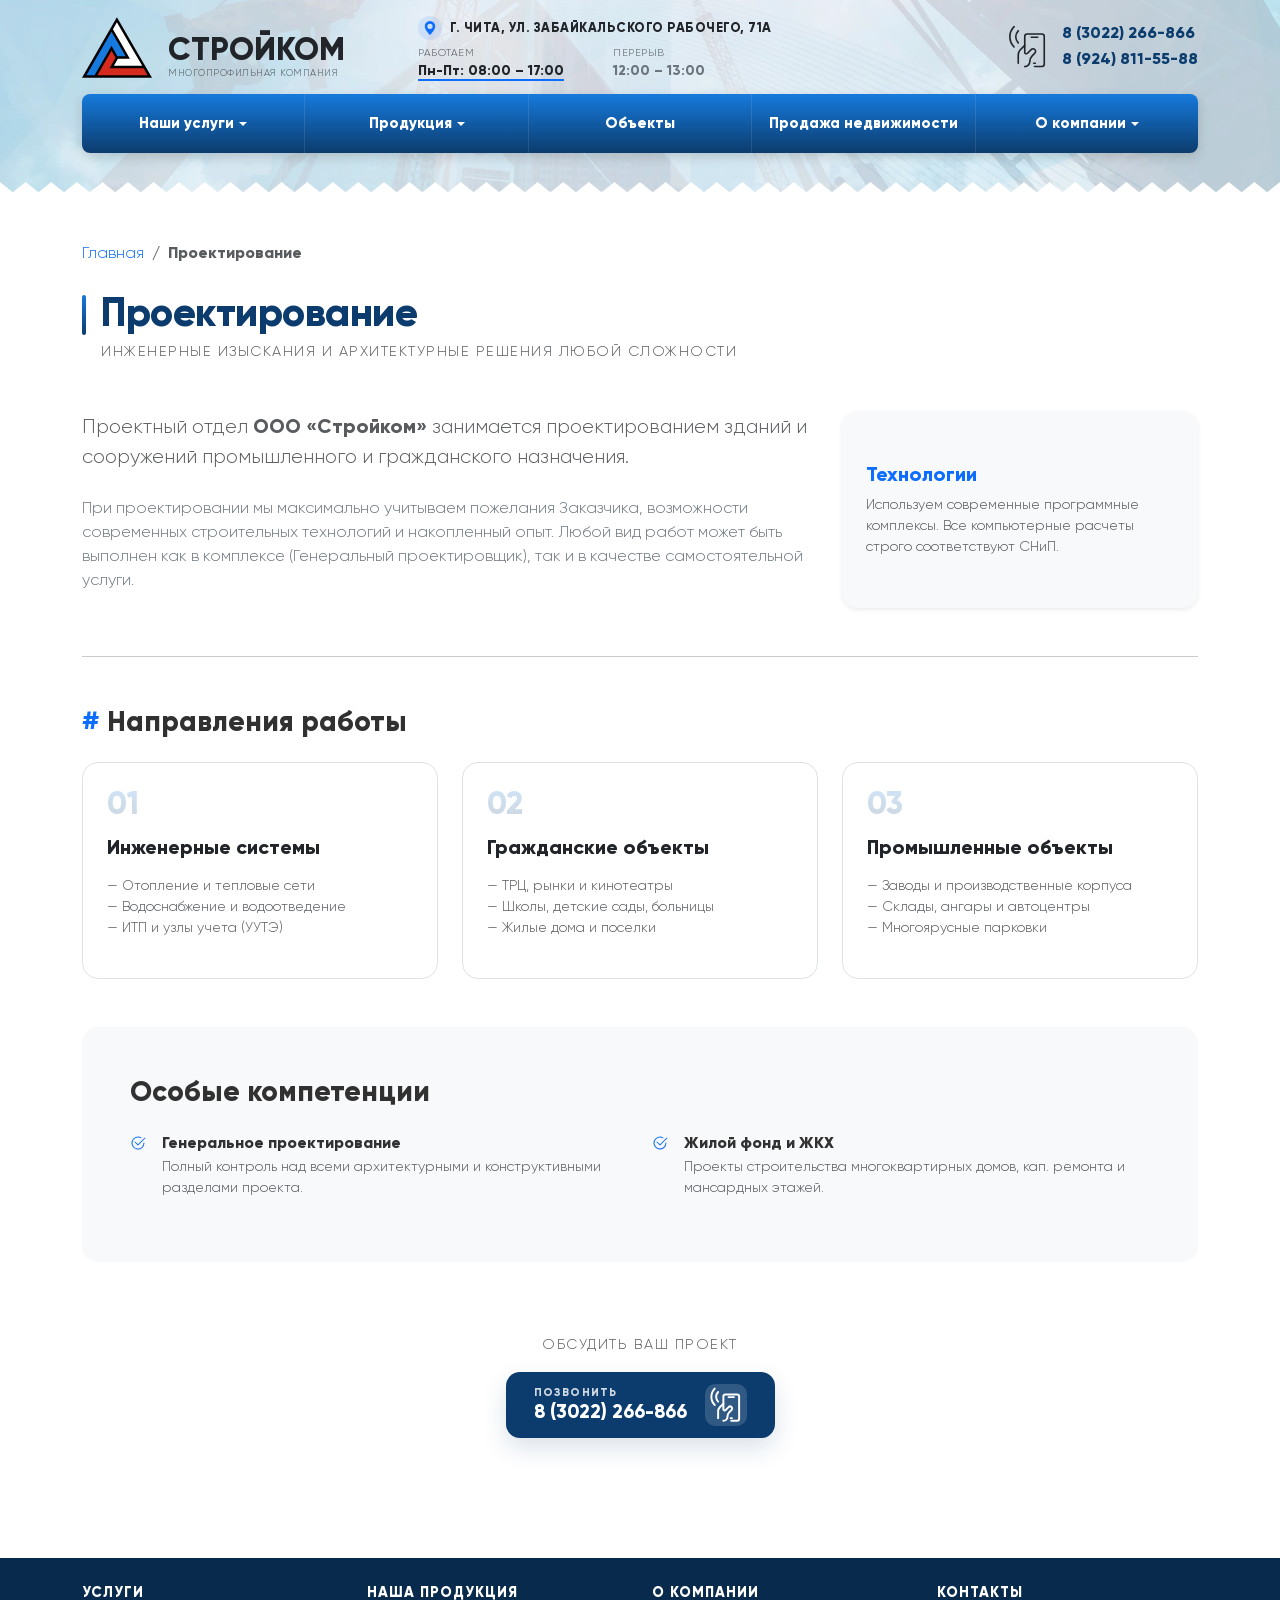
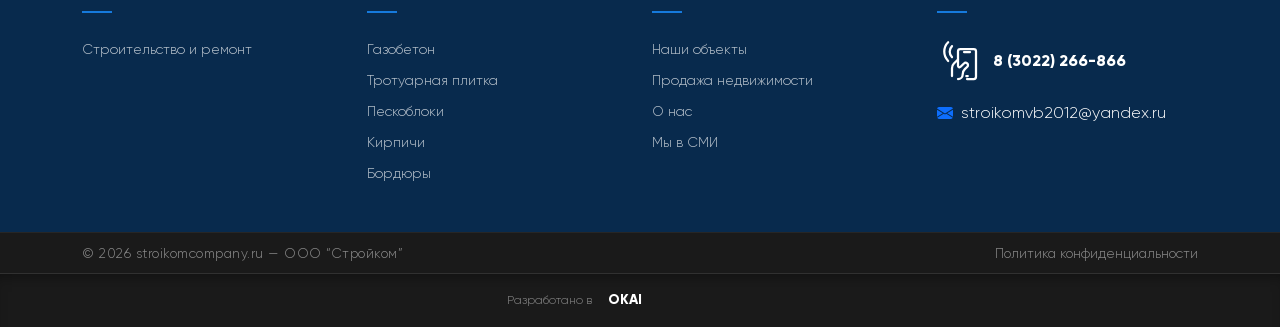
<file: design.html>
<!DOCTYPE html>
<html lang="ru">

<head>
    <meta charset="utf-8"> 
    <meta name="viewport" content="width=device-width, initial-scale=1">
    <meta http-equiv="x-ua-compatible" content="ie=edge">
    <title>Проектирование зданий и инженерных систем в Чите | ООО Стройком</title>
    <meta name="Keywords" content="проектирование зданий Чита, инженерные изыскания, архитектурные решения, генпроектировщик, проекты жилых домов, промышленных объектов, ООО Стройком, Забайкальский край">
    <meta name="description" content="Проектный отдел ООО «Стройком» в Чите. Проектирование промышленных и гражданских объектов, инженерных систем (отопление, водоснабжение, ИТП). Работаем как генпроектировщик. Соответствие СНиП.">
    <link rel="icon" href="https://stroikomcompany.ru/favicon.svg" type="image/svg+xml">
    <link rel="alternate icon" href="favicon.ico" type="image/x-icon">
</head>
<link rel="preload" href="img/images/main_bg_top.avif" as="image" type="image/jpeg" fetchpriority="high">
<link rel="preload" href="css/allStyle.css" as="style">
<link rel="preload" href="css/Gilroy-ExtraBold.woff2" as="font" type="font/woff" crossorigin>
<link rel="preload" href="css/Gilroy-Light.woff2" as="font" type="font/woff" crossorigin>

<style>
/* 2. Объявляем шрифты */
@font-face {
    font-family: 'Gilroy';
    src: url('css/Gilroy-ExtraBold.woff2') format('woff2');
    font-weight: 800;
    font-style: normal; 
    font-display: swap;
}

@font-face {
    font-family: 'Gilroy';
    src: url('css/Gilroy-Light.woff2') format('woff2');
    font-weight: 300;
    font-style: normal; 
    font-display: swap;
}

/* Показать текст сразу */
body {
    font-family: 'Gilroy', sans-serif;
}
</style>

<link rel="stylesheet" type="text/css" href="css/allStyle.css">
<script src="js/bootstrap.bundle.min.js" defer></script>

<body>

    <div class="main-bg">
        <header>
    <div class="container">
        <div class="row py-3 align-items-center">

            <div class="col-auto">
                <a href="index.html" class="d-flex align-items-center text-decoration-none">
                    <svg xmlns="http://www.w3.org/2000/svg" viewBox="0 0 35.1 30.4" width="70" height="61">
                        <path fill="#000" d="M0 30.4L17.5 0l17.6 30.4H0z" />
                        <path fill="#FFF" d="M15.5 6l2-3.5 6.3 10.9 6.4 10.9h-12.7l-1.5 0 2-3.5h6l-4.2-7.4z" />
                        <path fill="#D52B1E" d="M30.9 25.6l2 3.5H20.3H7.7l6.3-10.9.8-1.4 2 3.5-3 5.3h8.6z" />
                        <path fill="#1679DE" d="M6.3 29.1H2.2l6.3-10.9L14.8 7.3l6.3 10.9.8 1.4h-4.1l-3-5.3-4.3 7.5z" />
                    </svg>

                    <div class="ms-3 d-flex flex-column justify-content-center pt-3" style="line-height: 1.1;">
                        <span class="fw-bold text-dark"
                            style="font-size: 2rem; letter-spacing: 0px; text-transform: uppercase;">СТРОЙКОМ</span>
                        <span class="text-muted text-uppercase"
                            style="font-size: 0.6rem; letter-spacing: 0.5px; font-weight: 300; white-space: nowrap;">многопрофильная
                            компания</span>
                    </div>
                </a>
            </div>

            <div class="col d-none d-xl-block">
                <div class="ps-5 border-start border-light border-opacity-10">
                    <div class="d-flex align-items-center gap-2 mb-2 header-info-item transition-all">
                        <div class="p-1 bg-primary bg-opacity-10 rounded-circle d-flex align-items-center justify-content-center text-primary"
                            style="width: 24px; height: 24px;">
                            <svg xmlns="http://www.w3.org/2000/svg" width="14" height="14" fill="currentColor"
                                viewBox="0 0 16 16">
                                <path
                                    d="M8 16s6-5.686 6-10A6 6 0 0 0 2 6c0 4.314 6 10 6 10zm0-7a3 3 0 1 1 0-6 3 3 0 0 1 0 6z" />
                            </svg>
                        </div>
                        <span class="text-dark small fw-bold text-uppercase"
                            style="letter-spacing: 0.5px; font-size: 0.8rem;">
                            г. Чита, ул. Забайкальского Рабочего, 71а
                        </span>
                    </div>

                    <div class="d-flex align-items-center gap-4 header-info-item">
                        <div class="d-flex align-items-center">
                            <div class="lh-1">
                                <small class="text-muted d-block mb-1"
                                    style="font-size: 0.65rem; text-transform: uppercase; letter-spacing: 0.5px;">Работаем</small>
                                <span class="small fw-bold text-dark border-bottom border-primary border-2">Пн-Пт:
                                    08:00 – 17:00</span>
                            </div>
                        </div>

                        <div class="d-flex align-items-center border-start border-light border-opacity-25 ps-4">
                            <div class="lh-1">
                                <small class="text-muted d-block mb-1"
                                    style="font-size: 0.65rem; text-transform: uppercase; letter-spacing: 0.5px;">Перерыв</small>
                                <span class="small fw-semibold text-secondary text-nowrap">12:00 – 13:00</span>
                            </div>
                        </div>
                    </div>
                </div>
            </div>

            <div class="col-auto ms-auto d-none d-md-block">
                <div class="d-flex align-items-center gap-2">
                    <span class="d-flex text-dark" style="width: 52px; height: 52px; vertical-align: middle;">
                        <svg viewBox="0 0 64 64" xmlns="http://www.w3.org/2000/svg" fill="none" stroke="currentColor"
                            stroke-width="2" stroke-linecap="round" stroke-linejoin="round">
                            <path d="M14.87 32a17.67 17.67 0 0 1 0-25" />
                            <path d="M20 26.87a10.41 10.41 0 0 1 0-14.71" />
                            <path d="m28 30-5.43 5.43a8.77 8.77 0 0 0-2.57 6.2V52" />
                            <path
                                d="M40 56h9a3 3 0 0 0 3-3V19a3 3 0 0 0-3-3H31a3 3 0 0 0-3 3v19.33a2 2 0 0 0 3.42 1.42l4.46-4.45a3.23 3.23 0 0 1 4.41-.24 3.12 3.12 0 0 1 .12 4.53l-3.29 3.29a9.83 9.83 0 0 0-2.88 7 6.25 6.25 0 0 1-6.24 6.2" />
                            <line x1="39" y1="52" x2="41" y2="52" />
                            <line x1="36" y1="20" x2="44" y2="20" />
                        </svg>
                    </span>

                    <div class="d-flex flex-column">
                        <a href="tel:+73022266866" class="header-contact-link ">
                            8 (3022) 266-866
                        </a>
                        <a href="tel:+79248115588" class="header-contact-link ">
                            8 (924) 811-55-88
                        </a>
                    </div>
                </div>
            </div>

        </div>
    </div>
</header>
        <nav class="custom-navbar">
    <div class="container">
        <button class="menu-toggle" id="menuToggle" aria-label="Открыть основное меню">
            <svg viewBox="0 0 24 24" fill="none" xmlns="http://www.w3.org/2000/svg">
                <path d="M4 6H20M4 12H20M4 18H20" stroke="currentColor" stroke-width="2" stroke-linecap="round" />
            </svg>
        </button>

        <div class="menu-overlay" id="menuOverlay"></div>

        <div class="menu-drawer" id="menuDrawer">
            <div class="drawer-header">
                <span class="drawer-title">Навигация</span>
                <button class="close-btn" id="closeMenu">&times;</button>
            </div>

            <ul class="nav-list">
                <li class="nav-item has-dropdown">
                    <button class="nav-link dropdown-trigger">Наши услуги</button>
                    <ul class="dropdown-content">
                        <li><a href="construction_repair">Строительство и ремонт</a></li>
                        <li><a href="design">Проектирование</a></li>
                        <li><a href="engineering_surveys">Инженерные изыскания</a></li>
                        <li><a href="dump_truck_rental">Аренда самосвалов</a></li>
                    </ul>
                </li>

                <li class="nav-item has-dropdown">
                    <button class="nav-link dropdown-trigger">Продукция</button>
                    <ul class="dropdown-content">
                        <li><a href="product#aerated-concrete">Газобетон</a></li>
                        <li><a href="product#paving-slabs">Тротуарная плитка</a></li>
                        <li><a href="product#sand-blocks">Пескоблоки</a></li>
                        <li><a href="product#bricks">Кирпичи</a></li>
                        <li><a href="product#curbs">Бордюры</a></li>
                    </ul>
                </li>

                <li class="nav-item">
                    <a class="nav-link" href="objects">Объекты</a>
                </li>

                <li class="nav-item">
                    <a class="nav-link" href="realty">Продажа недвижимости</a>
                </li>

                <li class="nav-item has-dropdown">
                    <button class="nav-link dropdown-trigger">О компании</button>
                    <ul class="dropdown-content">
                        <li><a href="about">О компании</a></li>
                        <li><a href="medias">Мы в СМИ</a></li>
                    </ul>
                </li>
            </ul>
        </div>
    </div>
</nav>


<script>
    document.addEventListener('DOMContentLoaded', () => {
        const toggle = document.getElementById('menuToggle');
        const drawer = document.getElementById('menuDrawer');
        const overlay = document.getElementById('menuOverlay');
        const close = document.getElementById('closeMenu');

        // Функции открытия/закрытия
        const openMenu = () => {
            drawer.classList.add('active');
            overlay.classList.add('active');
            document.body.style.overflow = 'hidden';
        };

        const closeMenu = () => {
            drawer.classList.remove('active');
            overlay.classList.remove('active');
            document.body.style.overflow = '';
        };

        // Слушатели событий
        toggle?.addEventListener('click', openMenu);
        close?.addEventListener('click', closeMenu);
        overlay?.addEventListener('click', closeMenu);

        // Аккордеон для мобильных выпадающих списков
        document.querySelectorAll('.dropdown-trigger').forEach(btn => {
            btn.addEventListener('click', (e) => {
                if (window.innerWidth < 992) {
                    const parent = btn.parentElement;
                    parent.classList.toggle('open');
                }
            });
        });
    });
</script>
        <div class="wave-divider">
    <svg viewBox="0 0 1200 35" preserveAspectRatio="none" xmlns="http://www.w3.org/2000/svg">
        <path
            d="M0,0 L12,30 L24,0 L36,30 L48,0 L60,30 L72,0 L84,30 L96,0 L108,30 L120,0 L132,30 L144,0 L156,30 L168,0 L180,30 L192,0 L204,30 L216,0 L228,30 L240,0 L252,30 L264,0 L276,30 L288,0 L300,30 L312,0 L324,30 L336,0 L348,30 L360,0 L372,30 L384,0 L396,30 L408,0 L420,30 L432,0 L444,30 L456,0 L468,30 L480,0 L492,30 L504,0 L516,30 L528,0 L540,30 L552,0 L564,30 L576,0 L588,30 L600,0 L612,30 L624,0 L636,30 L648,0 L660,30 L672,0 L684,30 L696,0 L708,30 L720,0 L732,30 L744,0 L756,30 L768,0 L780,30 L792,0 L804,30 L816,0 L828,30 L840,0 L852,30 L864,0 L876,30 L888,0 L900,30 L912,0 L924,30 L936,0 L948,30 L960,0 L972,30 L984,0 L996,30 L1008,0 L1020,30 L1032,0 L1044,30 L1056,0 L1068,30 L1080,0 L1092,30 L1104,0 L1116,30 L1128,0 L1140,30 L1152,0 L1164,30 L1176,0 L1188,30 L1200,0 V120 H0 Z"
            fill="#FFFFFF"></path>
    </svg>
</div>
    </div>
    <main>
        <div class="container py-5">
            <nav aria-label="breadcrumb">
                <ol class="breadcrumb mb-4">
                    <li class="breadcrumb-item">
                        <a href="index.html"
                            class="link-primary text-decoration-none link-underline-opacity-0 link-underline-opacity-100-hover">Главная</a>
                    </li>
                    <li class="breadcrumb-item active fw-semibold" aria-current="page">Проектирование</li>
                </ol>
            </nav>

            <div class="row">
                <div class="col-12">

                    <div class="ui-page-header mb-5">
                        <div class="ui-header-content">
                            <div class="ui-header-marker"></div>
                            <div class="ui-header-text">
                                <h1 class="display-6 fw-bold mb-1">Проектирование</h1>
                                <p class="ui-page-subtitle mb-0 text-muted">Инженерные изыскания и архитектурные решения
                                    любой сложности</p>
                            </div>
                        </div>
                    </div>

                    <section class="mb-5">
                        <div class="row g-4">
                            <div class="col-lg-8">
                                <p class="fs-5 text-muted mb-4">
                                    Проектный отдел <strong>ООО «Стройком»</strong> занимается проектированием зданий и
                                    сооружений промышленного и гражданского назначения.
                                </p>
                                <p class="text-secondary mb-3">
                                    При проектировании мы максимально учитываем пожелания Заказчика, возможности
                                    современных строительных технологий и накопленный опыт.
                                    Любой вид работ может быть выполнен как в комплексе (Генеральный проектировщик), так
                                    и в качестве самостоятельной услуги.
                                </p>
                            </div>
                            <div class="col-lg-4">
                                <div
                                    class="ui-status-card p-4 rounded-4 border-0 shadow-sm h-100 d-flex flex-column justify-content-center bg-light">
                                    <h5 class="fw-bold text-primary mb-2">Технологии</h5>
                                    <p class="small text-muted mb-0">Используем современные программные комплексы. Все
                                        компьютерные расчеты строго соответствуют СНиП.</p>
                                </div>
                            </div>
                        </div>
                    </section>

                    <hr class="my-5 opacity-10">

                    <section class="mb-5">
                        <h2 class="h3 fw-bold mb-4 d-flex align-items-center gap-2">
                            <span class="text-primary">#</span> Направления работы
                        </h2>
                        <div class="row g-4">
                            <div class="col-md-6 col-lg-4">
                                <div
                                    class="service-card p-4 h-100 bg-white border rounded-4 transition shadow-sm-hover">
                                    <div class="service-num mb-3">01</div>
                                    <h4 class="h5 fw-bold text-dark mb-3">Инженерные системы</h4>
                                    <p class="small text-muted">
                                        — Отопление и тепловые сети<br>
                                        — Водоснабжение и водоотведение<br>
                                        — ИТП и узлы учета (УУТЭ)
                                    </p>
                                </div>
                            </div>
                            <div class="col-md-6 col-lg-4">
                                <div
                                    class="service-card p-4 h-100 bg-white border rounded-4 transition shadow-sm-hover">
                                    <div class="service-num mb-3">02</div>
                                    <h4 class="h5 fw-bold text-dark mb-3">Гражданские объекты</h4>
                                    <p class="small text-muted">
                                        — ТРЦ, рынки и кинотеатры<br>
                                        — Школы, детские сады, больницы<br>
                                        — Жилые дома и поселки
                                    </p>
                                </div>
                            </div>
                            <div class="col-md-6 col-lg-4">
                                <div
                                    class="service-card p-4 h-100 bg-white border rounded-4 transition shadow-sm-hover">
                                    <div class="service-num mb-3">03</div>
                                    <h4 class="h5 fw-bold text-dark mb-3">Промышленные объекты</h4>
                                    <p class="small text-muted">
                                        — Заводы и производственные корпуса<br>
                                        — Склады, ангары и автоцентры<br>
                                        — Многоярусные парковки
                                    </p>
                                </div>
                            </div>
                        </div>
                    </section>

                    <section class="bg-light p-4 p-lg-5 rounded-4 mb-5">
                        <h2 class="h3 fw-bold mb-4">Особые компетенции</h2>
                        <div class="row g-4">
                            <div class="col-md-6">
                                <div class="d-flex gap-3">
<svg xmlns="http://www.w3.org/2000/svg" width="20" height="20" fill="currentColor" class="text-primary" viewBox="0 0 16 16">
  <path d="M2.5 8a5.5 5.5 0 0 1 8.25-4.764.5.5 0 1 0 .5-.866A6.5 6.5 0 1 0 14.5 8a.5.5 0 0 0-1 0 5.5 5.5 0 1 1-11 0"/>
  <path d="M15.354 3.354a.5.5 0 0 0-.708-.708L8 9.293 5.354 6.646a.5.5 0 1 0-.708.708l3 3a.5.5 0 0 0 .708 0z"/>
</svg>
                                    <div>
                                        <h6 class="fw-bold mb-1">Генеральное проектирование</h6>
                                        <p class="small text-muted">Полный контроль над всеми архитектурными и
                                            конструктивными разделами проекта.</p>
                                    </div>
                                </div>
                            </div>
                            <div class="col-md-6">
                                <div class="d-flex gap-3">
<svg xmlns="http://www.w3.org/2000/svg" width="20" height="20" fill="currentColor" class="text-primary" viewBox="0 0 16 16">
  <path d="M2.5 8a5.5 5.5 0 0 1 8.25-4.764.5.5 0 1 0 .5-.866A6.5 6.5 0 1 0 14.5 8a.5.5 0 0 0-1 0 5.5 5.5 0 1 1-11 0"/>
  <path d="M15.354 3.354a.5.5 0 0 0-.708-.708L8 9.293 5.354 6.646a.5.5 0 1 0-.708.708l3 3a.5.5 0 0 0 .708 0z"/>
</svg>
                                    <div>
                                        <h6 class="fw-bold mb-1">Жилой фонд и ЖКХ</h6>
                                        <p class="small text-muted">Проекты строительства многоквартирных домов, кап.
                                            ремонта и мансардных этажей.</p>
                                    </div>
                                </div>
                            </div>
                        </div>
                    </section>

                    <div class="text-center py-4">
                        <p class="ui-page-subtitle mb-3 text-muted">Обсудить ваш проект</p>
                        <div class="d-flex flex-wrap justify-content-center gap-3">
                            <a href="tel:+73022266866" class="btn ui-btn-premium">
                                <span class="ui-btn-content">
                                    <span class="ui-btn-text-wrap">
                                        <small class="ui-btn-label">Позвонить</small>
                                        <span class="ui-btn-number">8 (3022) 266-866</span>
                                    </span>
                                    <span class="ui-btn-icon-box">
                                        <svg viewBox="0 0 64 64" xmlns="http://www.w3.org/2000/svg" fill="none"
                                            stroke="currentColor" stroke-width="3" stroke-linecap="round"
                                            stroke-linejoin="round">
                                            <path d="M14.87 32a17.67 17.67 0 0 1 0-25"></path>
                                            <path d="M20 26.87a10.41 10.41 0 0 1 0-14.71"></path>
                                            <path d="m28 30-5.43 5.43a8.77 8.77 0 0 0-2.57 6.2V52"></path>
                                            <path
                                                d="M40 56h9a3 3 0 0 0 3-3V19a3 3 0 0 0-3-3H31a3 3 0 0 0-3 3v19.33a2 2 0 0 0 3.42 1.42l4.46-4.45a3.23 3.23 0 0 1 4.41-.24 3.12 3.12 0 0 1 .12 4.53l-3.29 3.29a9.83 9.83 0 0 0-2.88 7 6.25 6.25 0 0 1-6.24 6.2">
                                            </path>
                                            <line x1="39" y1="52" x2="41" y2="52"></line>
                                            <line x1="36" y1="20" x2="44" y2="20"></line>
                                        </svg>
                                    </span>
                                </span>
                            </a>
                        </div>
                    </div>

                </div>
            </div>
        </div>
    </main>
    <footer class="footer-dark mt-5">
    <div class="container-fluid py-4">
        <div class="container">
            <div class="row gy-4">
                <div class="col-lg-3 col-md-6">
                    <div class="footer-heading">Услуги</div>
                    <ul class="list-unstyled footer-links">
                        <li><a href="construction_repair">Строительство и ремонт</a></li>
                    </ul>
                </div>

                <div class="col-lg-3 col-md-6">
                    <div class="footer-heading">Наша продукция</div>
                    <ul class="list-unstyled footer-links">
                        <li><a class="dropdown-item" href="product#aerated-concrete">Газобетон</a></li>
                        <li><a class="dropdown-item" href="product#paving-slabs">Тротуарная плитка</a></li>
                        <li><a class="dropdown-item" href="product#sand-blocks">Пескоблоки</a></li>
                        <li><a class="dropdown-item" href="product#bricks">Кирпичи</a></li>
                        <li><a class="dropdown-item" href="product#curbs">Бордюры</a></li>
                    </ul>
                </div>

                <div class="col-lg-3 col-md-6">
                    <div class="footer-heading">О компании</div>
                    <ul class="list-unstyled footer-links">
                        <li><a href="objects">Наши объекты</a></li>
                        <li><a href="realty">Продажа недвижимости</a></li>
                        <li><a href="about">О нас</a></li>
                        <li><a class="dropdown-item" href="medias">Мы в СМИ</a></li>
                    </ul>
                </div>

                <div class="col-lg-3 col-md-6">
                    <div class="footer-heading">Контакты</div>
                    <div class="d-flex align-items-center mb-3">



                        <span class="me-2 footer-icon-light d-inline-block"
                            style="width: 48px; height: 48px; vertical-align: middle;">
                            <svg viewBox="0 0 64 64" xmlns="http://www.w3.org/2000/svg" fill="none"
                                stroke="currentColor" stroke-width="3" stroke-linecap="round" stroke-linejoin="round">
                                <path d="M14.87 32a17.67 17.67 0 0 1 0-25" />
                                <path d="M20 26.87a10.41 10.41 0 0 1 0-14.71" />
                                <path d="m28 30-5.43 5.43a8.77 8.77 0 0 0-2.57 6.2V52" />
                                <path
                                    d="M40 56h9a3 3 0 0 0 3-3V19a3 3 0 0 0-3-3H31a3 3 0 0 0-3 3v19.33a2 2 0 0 0 3.42 1.42l4.46-4.45a3.23 3.23 0 0 1 4.41-.24 3.12 3.12 0 0 1 .12 4.53l-3.29 3.29a9.83 9.83 0 0 0-2.88 7 6.25 6.25 0 0 1-6.24 6.2" />
                                <line x1="39" y1="52" x2="41" y2="52" />
                                <line x1="36" y1="20" x2="44" y2="20" />
                            </svg>
                        </span>


                        <a href="tel:+73022266866" class="footer-contact-link">8 (3022) 266-866</a>
                    </div>
                    <div class="d-flex align-items-center">
                        <svg xmlns="http://www.w3.org/2000/svg" width="16" height="16" fill="currentColor"
                            class="bi bi-envelope-fill me-2 text-primary" viewBox="0 0 16 16"
                            style="vertical-align: -0.125em;">
                            <path
                                d="M.05 3.555A2 2 0 0 1 2 2h12a2 2 0 0 1 1.95 1.555L8 8.414.05 3.555ZM0 4.697v7.104l5.803-3.558L0 4.697ZM6.761 8.83l-6.57 4.027A2 2 0 0 0 2 14h12a2 2 0 0 0 1.808-1.144l-6.57-4.027L8 9.586l-1.239-.757Zm3.436-.586L16 11.801V4.697l-5.803 3.546Z" />
                        </svg>
                        <a href="mailto:stroikomvb2012@yandex.ru"
                            class="footer-contact-link fw-light">stroikomvb2012@yandex.ru</a>
                    </div>
                </div>
            </div>
        </div>
    </div>

    <div class="footer-legal py-2">
        <div class="container">
            <div class="row align-items-center gy-3">
                <div class="col-md-6 text-center text-md-start">
                    <span class="copyright-text">© 2026 stroikomcompany.ru — ООО “Стройком”</span>
                </div>
                <div class="col-md-6 text-center text-md-end">
                    <a href="index" class="policy-link">Политика конфиденциальности</a>
                </div>
            </div>
        </div>
    </div>
</footer>












<button type="button" class="btn btn-primary btn-to-top shadow" id="btnToTop" aria-label="Наверх">
    <svg xmlns="http://www.w3.org/2000/svg" width="24" height="24" fill="currentColor" viewBox="0 0 16 16">
        <path fill-rule="evenodd"
            d="M8 12a.5.5 0 0 0 .5-.5V5.707l2.146 2.147a.5.5 0 0 0 .708-.708l-3-3a.5.5 0 0 0-.708 0l-3 3a.5.5 0 1 0 .708.708L7.5 5.707V11.5a.5.5 0 0 0 .5.5" />
    </svg>
</button>

<script>
    const btnToTop = document.getElementById("btnToTop");

    // Показываем кнопку при скролле вниз на 300px
    window.onscroll = function () {
        if (document.body.scrollTop > 300 || document.documentElement.scrollTop > 300) {
            btnToTop.style.display = "flex";
        } else {
            btnToTop.style.display = "none";
        }
    };

    // Плавный скролл наверх
    btnToTop.addEventListener("click", function () {
        window.scrollTo({
            top: 0,
            behavior: "smooth"
        });
    });
</script>
    <style>
    /* 1. Основной контейнер блока */
    .developer-footer-block {
        background-color: #1a1a1a;
        border-top: 1px solid rgba(255, 255, 255, 0.1);
        box-shadow: inset 0 10px 15px -10px rgba(0, 0, 0, 0.5);
        transition: all 0.4s ease;
        /* cursor: pointer; */
        overflow: hidden;
    }

    .developer-footer-block:hover {
        background-color: #1f1f1f;
        border-top-color: rgba(0, 160, 227, 0.4);
    }

    /* 2. Логотип Sfera */
    .developer-footer-block svg.sfera-logo {
        filter: grayscale(1) opacity(0.5);
        transition: all 0.5s cubic-bezier(0.34, 1.56, 0.64, 1);
    }

    .developer-footer-block:hover svg.sfera-logo {
        filter: grayscale(0) opacity(1);
        transform: scale(1.25);
        filter: drop-shadow(0 0 12px rgba(0, 160, 227, 0.6));
    }

    /* 3. Текстовые элементы */
    .developer-footer-block .label-text {
        transition: opacity 0.4s ease;
        opacity: 0.5;
    }

    .developer-footer-block:hover .label-text {
        opacity: 1;
    }

    .developer-footer-block .brand-text {
        transition: color 0.4s ease;
        position: relative;
        display: inline-block;
    }

    .developer-footer-block:hover .brand-text {
        color: #00A0E3 !important;
    }

    .developer-footer-block .brand-text::after {
        content: '';
        position: absolute;
        bottom: -2px;
        left: 50%;
        width: 0;
        height: 1px;
        background: #00A0E3;
        transition: all 0.4s ease;
        transform: translateX(-50%);
    }

    .developer-footer-block:hover .brand-text::after {
        width: 100%;
    }

    /* 4. Индикатор "Поддержка 24/7" */
    .support-status {
        opacity: 0;
        transform: translateX(-15px);
        transition: all 0.6s cubic-bezier(0.34, 1.56, 0.64, 1);
        display: flex !important;
        align-items: center;
        line-height: 1;
        visibility: hidden;
    }

    .developer-footer-block:hover .support-status {
        opacity: 1;
        transform: translateX(0);
        visibility: visible;
    }

    /* Объемная радиальная точка */
    .status-dot {
        position: relative;
        width: 8px;
        height: 8px;
        background: radial-gradient(circle at 30% 30%, #a8ffb5 0%, #28a745 60%, #1a702d 100%);
        border-radius: 50%;
        display: inline-block;
        box-shadow: 0 0 8px rgba(40, 167, 69, 0.5);
        flex-shrink: 0;
    }

    .status-dot::after {
        content: '';
        position: absolute;
        top: 50%;
        left: 50%;
        width: 100%;
        height: 100%;
        background-color: rgba(40, 167, 69, 0.6);
        border-radius: 50%;
        transform: translate(-50%, -50%);
        animation: pulse-wave 1.5s infinite cubic-bezier(0.215, 0.61, 0.355, 1);
    }

    @keyframes pulse-wave {
        0% {
            transform: translate(-50%, -50%) scale(1);
            opacity: 0.8;
        }

        100% {
            transform: translate(-50%, -50%) scale(3.5);
            opacity: 0;
        }
    }

    /* Начальное состояние формы (скрыта ниже экрана) */
    #bottomFormPanel {
        transition: transform 0.5s cubic-bezier(0.34, 1.56, 0.64, 1), opacity 0.3s ease;
        z-index: 1050;
        opacity: 0;
        transform: translateY(100%);
    }

    /* Класс для отображения */
    #bottomFormPanel.show-panel {
        opacity: 1;
        transform: translateY(0);
    }
</style>

<div class="developer-footer-block py-3">
    <div class="container">
        <div class="row justify-content-center">
            <div class="col-auto text-center d-flex align-items-center flex-wrap justify-content-center">

                <span class="d-inline-flex align-items-center text-decoration-none me-3"
                    target="_blank" title="Создаем сайты, которые работают">
                    <span class="label-text me-2" style="font-size: 0.75rem; color: #fff;">Разработано в</span>

                    <!-- <svg class="sfera-logo" xmlns="http://www.w3.org/2000/svg" viewBox="0 0 617.7 617.7" width="26"
                        height="26">
                        <circle fill="#393185" stroke="#2B2A29" stroke-width="0.4" cx="308.8" cy="308.8" r="308.6" />
                        <path fill="#00A0E3" stroke="#2B2A29" stroke-width="0.4"
                            d="M398.7 102.6l31.3 56.6 31.4 56.7H335.9l31.4-56.7zM197.8 510.9l31.4-56.6 31.4-56.6H135.1l31.3 56.6z" />
                        <path fill="#FEFEFE" stroke="#2B2A29" stroke-width="0.4"
                            d="M238.1 499.4l40.6-74.9h89.2s26.3-5.7 30.9-33.7c4.5-28-24.1-41.8-24.1-41.8 0 0-5.7-4.5-22.8-4-17.2.6-100.6 1.2-100.6 1.2 0 0-24.6-.6-55.5-21.2-30.8-20.5-45.6-59.6-49.1-97.7-3.5-38.1 38.7-111.9 101.2-111.2l111.7 1.3s-45.6 75-42.1 74.9l-63.1-1.3s-26.9 3.3-32.2 39.5c-5.2 36.1 38.8 38.7 42.1 38.8l115 1.3c72.6.8 99.6 58.8 94.2 122.4-5.5 63.6-45.7 97.3-96.2 105.6-25.3 4.2-139.2.8-139.2.8z" />
                    </svg> -->

                    <span class="brand-text ms-2 fw-bold text-white"
                        style="font-size: 0.85rem; text-transform: uppercase;">okai</span>
                </span>

                <div class="support-status align-items-center me-3">
                    <span class="status-dot me-2"></span>
                    <span style="font-size: 0.7rem; color: #28a745;">Поддержка 24/7</span>
                </div>

                <div id="bottomFormPanel"
                    class="fixed-bottom bg-dark border-top border-primary p-3 p-md-4 shadow-lg transform-hidden"
                    style="z-index: 1050;">
                    <div class="container position-relative">

                        <button type="button" id="closeFormBtn"
                            class="btn-close btn-close-white position-absolute top-0 end-0 m-2" aria-label="Close"
                            style="font-size: 0.8rem; opacity: 0.5;"></button>

                        <div class="row justify-content-center">
                            <div class="col-lg-9">
                                <div class="row g-2 align-items-end">
                                    <div class="col-md-10 col-10">
                                        <input type="text" id="userMessage"
                                            class="form-control bg-secondary text-white border-0 shadow-none"
                                            placeholder="Ваш вопрос..." style="border-radius: 8px; height: 45px;">
                                    </div>

                                    <div class="col-md-2 col-2">
                                        <button id="sendBtn"
                                            class="btn btn-primary w-100 d-flex align-items-center justify-content-center"
                                            style="height: 45px; border-radius: 8px;">
                                            <svg viewBox="-0.5 0 25 25" fill="none" xmlns="http://www.w3.org/2000/svg"
                                                style="width: 24px; height: 24px;">
                                                <path
                                                    d="M9.00977 21.39H19.0098C20.0706 21.39 21.0881 20.9685 21.8382 20.2184C22.5883 19.4682 23.0098 18.4509 23.0098 17.39V7.39001C23.0098 6.32915 22.5883 5.31167 21.8382 4.56152C21.0881 3.81138 20.0706 3.39001 19.0098 3.39001H7.00977C5.9489 3.39001 4.93148 3.81138 4.18134 4.56152C3.43119 5.31167 3.00977 6.32915 3.00977 7.39001V12.39"
                                                    stroke="currentColor" stroke-width="1.5" stroke-linecap="round"
                                                    stroke-linejoin="round" />
                                                <path d="M1.00977 18.39H11.0098" stroke="currentColor"
                                                    stroke-width="1.5" stroke-linecap="round" stroke-linejoin="round" />
                                                <path d="M1.00977 15.39H5.00977" stroke="currentColor"
                                                    stroke-width="1.5" stroke-linecap="round" stroke-linejoin="round" />
                                                <path d="M22.209 5.41992C16.599 16.0599 9.39906 16.0499 3.78906 5.41992"
                                                    stroke="currentColor" stroke-width="1.5" stroke-linecap="round"
                                                    stroke-linejoin="round" />
                                            </svg>
                                        </button>
                                    </div>
                                </div>

                                <div class="mt-1" style="min-height: 18px;">
                                    <p id="status" class="small mb-0 text-info" style="font-size: 0.75rem;"></p>
                                </div>
                            </div>
                        </div>
                    </div>
                </div>

            </div>
        </div>
    </div>
</div>

<script>
    document.addEventListener('DOMContentLoaded', function () {
        const openBtn = document.querySelector('.support-status');
        const closeBtn = document.getElementById('closeFormBtn');
        const panel = document.getElementById('bottomFormPanel');

        const inputMsg = document.getElementById('userMessage');
        const status = document.getElementById('status');
        const sendBtn = document.getElementById('sendBtn');

        if (openBtn) {
            openBtn.addEventListener('click', () => {
                panel.classList.add('show-panel');
                inputPhone.focus();
            });
        }

        if (closeBtn) {
            closeBtn.addEventListener('click', () => panel.classList.remove('show-panel'));
        }

        sendBtn.addEventListener('click', async () => {
            const SCRIPT_URL = "https://script.google.com/macros/s/AKfycbwS-SDw75MOzkS5BQB-1iHqxPAFa1233VCtBce5tJH0-WPPPHYTJUuLe7-KyKkhv63XoA/exec";

            status.style.color = "#00d4ff";
            status.innerText = "Отправка...";

            const payload = {
                message: inputMsg.value.trim(),
                domain: window.location.href
            };

            try {
                await fetch(SCRIPT_URL, {
                    method: 'POST',
                    mode: 'no-cors',
                    headers: { 'Content-Type': 'application/json' },
                    body: JSON.stringify(payload)
                });

                status.style.color = "#28a745";
                status.innerText = "Успешно отправлено!";

                inputMsg.value = "";

                setTimeout(() => {
                    panel.classList.remove('show-panel');
                    setTimeout(() => { status.innerText = ""; }, 500);
                }, 1500);

            } catch (error) {
                status.style.color = "#ff4d4d";
                status.innerText = "Ошибка при отправке.";
                console.error('Ошибка:', error);
            }
        });
    });
</script>
</body>

</html>
</file>
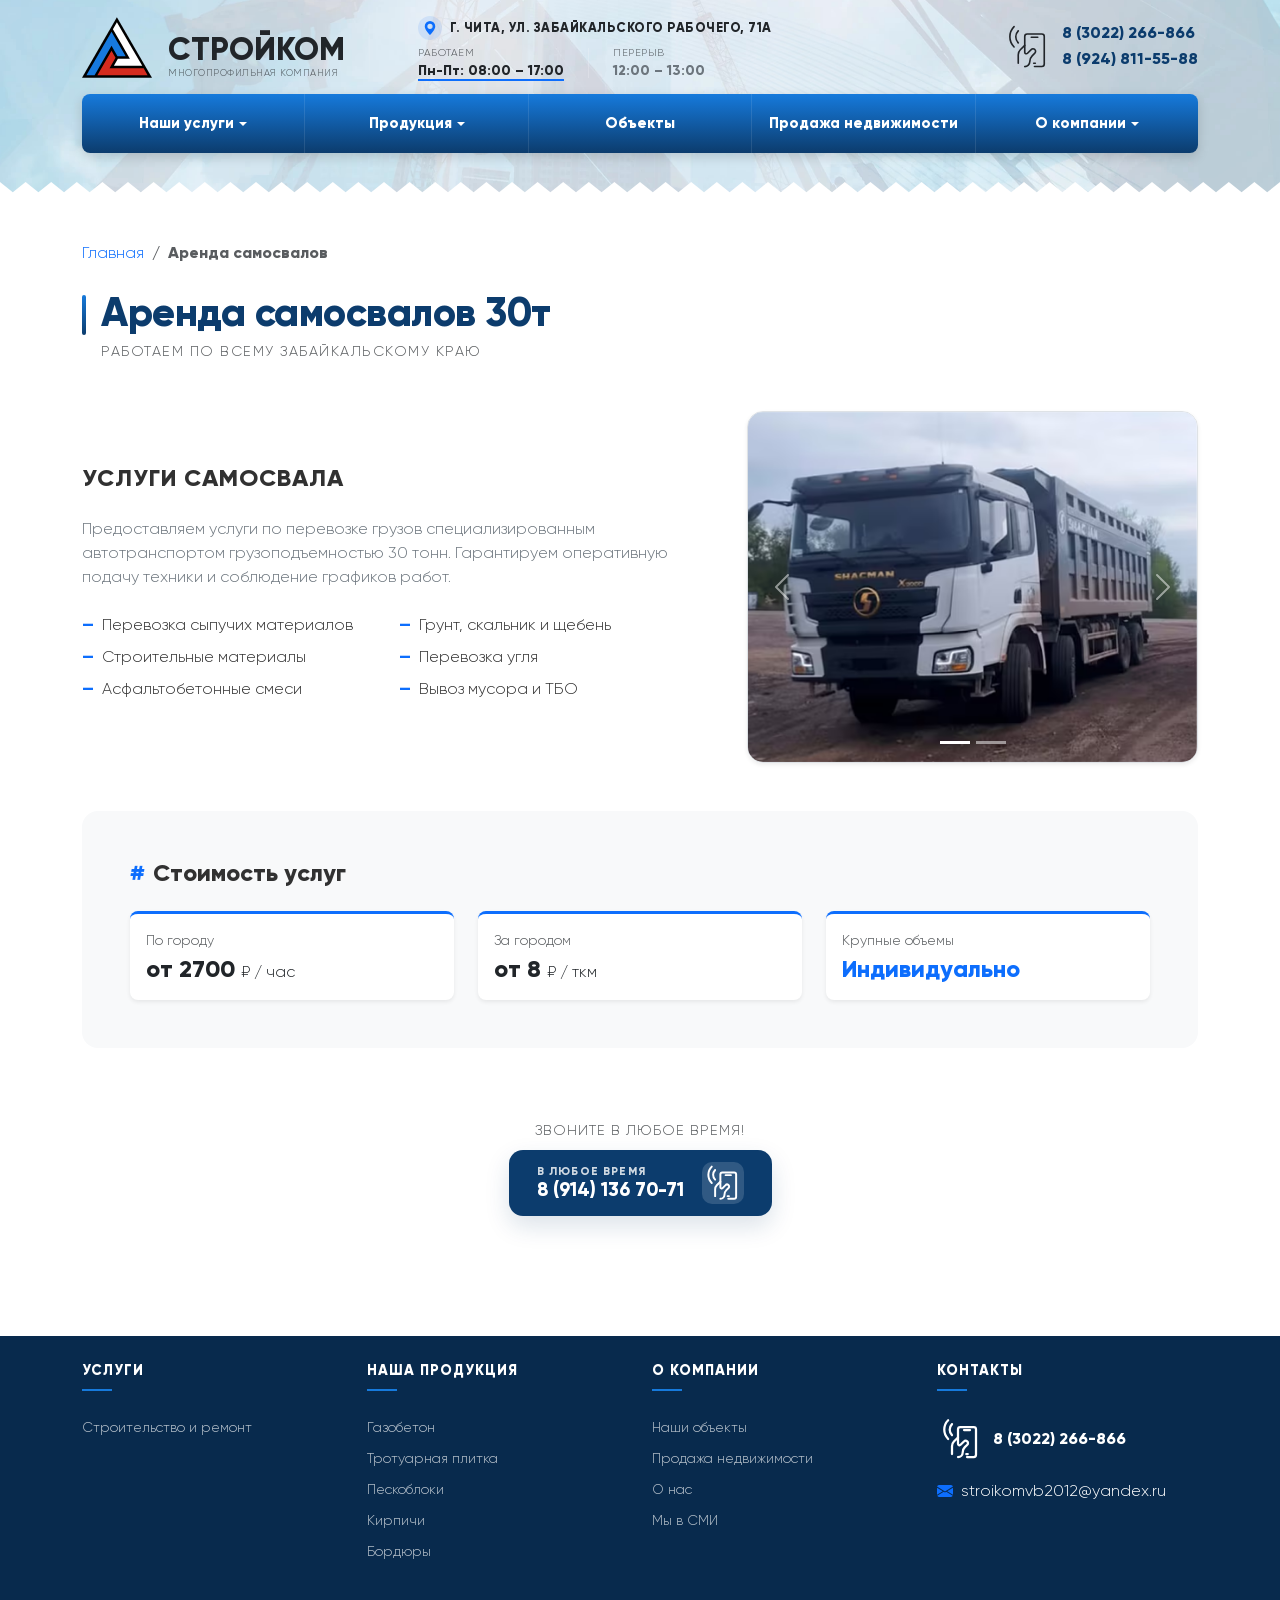
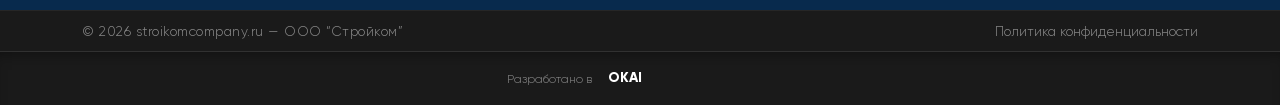
<file: dump_truck_rental.html>
<!DOCTYPE html>
<html lang="ru">

<head>
    <meta charset="utf-8"> 
    <meta name="viewport" content="width=device-width, initial-scale=1">
    <meta http-equiv="x-ua-compatible" content="ie=edge">
    <title>Аренда самосвала 30 тонн в Чите | Услуги по Забайкальскому краю</title>
    <meta name="Keywords" content="аренда самосвала Чита, самосвал 30 тонн аренда, услуги самосвала Забайкальский край, перевозка сыпучих грузов, вывоз грунта, щебень доставка, уголь перевозка, вывоз мусора, аренда спецтехники, цена за час">
    <meta name="description" content="Аренда самосвалов 30т в Чите и по всему Забайкальскому краю. Перевозка сыпучих материалов, щебня, грунта, угля, вывоз мусора. Стоимость: от 2700₽/час в городе. Оперативная подача техники, работаем с крупными объемами.">
    <link rel="icon" href="https://stroikomcompany.ru/favicon.svg" type="image/svg+xml">
    <link rel="alternate icon" href="favicon.ico" type="image/x-icon">
</head>
<link rel="preload" href="img/images/main_bg_top.avif" as="image" type="image/jpeg" fetchpriority="high">
<link rel="preload" href="css/allStyle.css" as="style">
<link rel="preload" href="css/Gilroy-ExtraBold.woff2" as="font" type="font/woff" crossorigin>
<link rel="preload" href="css/Gilroy-Light.woff2" as="font" type="font/woff" crossorigin>

<style>
/* 2. Объявляем шрифты */
@font-face {
    font-family: 'Gilroy';
    src: url('css/Gilroy-ExtraBold.woff2') format('woff2');
    font-weight: 800;
    font-style: normal; 
    font-display: swap;
}

@font-face {
    font-family: 'Gilroy';
    src: url('css/Gilroy-Light.woff2') format('woff2');
    font-weight: 300;
    font-style: normal; 
    font-display: swap;
}

/* Показать текст сразу */
body {
    font-family: 'Gilroy', sans-serif;
}
</style>

<link rel="stylesheet" type="text/css" href="css/allStyle.css">
<script src="js/bootstrap.bundle.min.js" defer></script>

<body>

    <div class="main-bg">
        <header>
    <div class="container">
        <div class="row py-3 align-items-center">

            <div class="col-auto">
                <a href="index.html" class="d-flex align-items-center text-decoration-none">
                    <svg xmlns="http://www.w3.org/2000/svg" viewBox="0 0 35.1 30.4" width="70" height="61">
                        <path fill="#000" d="M0 30.4L17.5 0l17.6 30.4H0z" />
                        <path fill="#FFF" d="M15.5 6l2-3.5 6.3 10.9 6.4 10.9h-12.7l-1.5 0 2-3.5h6l-4.2-7.4z" />
                        <path fill="#D52B1E" d="M30.9 25.6l2 3.5H20.3H7.7l6.3-10.9.8-1.4 2 3.5-3 5.3h8.6z" />
                        <path fill="#1679DE" d="M6.3 29.1H2.2l6.3-10.9L14.8 7.3l6.3 10.9.8 1.4h-4.1l-3-5.3-4.3 7.5z" />
                    </svg>

                    <div class="ms-3 d-flex flex-column justify-content-center pt-3" style="line-height: 1.1;">
                        <span class="fw-bold text-dark"
                            style="font-size: 2rem; letter-spacing: 0px; text-transform: uppercase;">СТРОЙКОМ</span>
                        <span class="text-muted text-uppercase"
                            style="font-size: 0.6rem; letter-spacing: 0.5px; font-weight: 300; white-space: nowrap;">многопрофильная
                            компания</span>
                    </div>
                </a>
            </div>

            <div class="col d-none d-xl-block">
                <div class="ps-5 border-start border-light border-opacity-10">
                    <div class="d-flex align-items-center gap-2 mb-2 header-info-item transition-all">
                        <div class="p-1 bg-primary bg-opacity-10 rounded-circle d-flex align-items-center justify-content-center text-primary"
                            style="width: 24px; height: 24px;">
                            <svg xmlns="http://www.w3.org/2000/svg" width="14" height="14" fill="currentColor"
                                viewBox="0 0 16 16">
                                <path
                                    d="M8 16s6-5.686 6-10A6 6 0 0 0 2 6c0 4.314 6 10 6 10zm0-7a3 3 0 1 1 0-6 3 3 0 0 1 0 6z" />
                            </svg>
                        </div>
                        <span class="text-dark small fw-bold text-uppercase"
                            style="letter-spacing: 0.5px; font-size: 0.8rem;">
                            г. Чита, ул. Забайкальского Рабочего, 71а
                        </span>
                    </div>

                    <div class="d-flex align-items-center gap-4 header-info-item">
                        <div class="d-flex align-items-center">
                            <div class="lh-1">
                                <small class="text-muted d-block mb-1"
                                    style="font-size: 0.65rem; text-transform: uppercase; letter-spacing: 0.5px;">Работаем</small>
                                <span class="small fw-bold text-dark border-bottom border-primary border-2">Пн-Пт:
                                    08:00 – 17:00</span>
                            </div>
                        </div>

                        <div class="d-flex align-items-center border-start border-light border-opacity-25 ps-4">
                            <div class="lh-1">
                                <small class="text-muted d-block mb-1"
                                    style="font-size: 0.65rem; text-transform: uppercase; letter-spacing: 0.5px;">Перерыв</small>
                                <span class="small fw-semibold text-secondary text-nowrap">12:00 – 13:00</span>
                            </div>
                        </div>
                    </div>
                </div>
            </div>

            <div class="col-auto ms-auto d-none d-md-block">
                <div class="d-flex align-items-center gap-2">
                    <span class="d-flex text-dark" style="width: 52px; height: 52px; vertical-align: middle;">
                        <svg viewBox="0 0 64 64" xmlns="http://www.w3.org/2000/svg" fill="none" stroke="currentColor"
                            stroke-width="2" stroke-linecap="round" stroke-linejoin="round">
                            <path d="M14.87 32a17.67 17.67 0 0 1 0-25" />
                            <path d="M20 26.87a10.41 10.41 0 0 1 0-14.71" />
                            <path d="m28 30-5.43 5.43a8.77 8.77 0 0 0-2.57 6.2V52" />
                            <path
                                d="M40 56h9a3 3 0 0 0 3-3V19a3 3 0 0 0-3-3H31a3 3 0 0 0-3 3v19.33a2 2 0 0 0 3.42 1.42l4.46-4.45a3.23 3.23 0 0 1 4.41-.24 3.12 3.12 0 0 1 .12 4.53l-3.29 3.29a9.83 9.83 0 0 0-2.88 7 6.25 6.25 0 0 1-6.24 6.2" />
                            <line x1="39" y1="52" x2="41" y2="52" />
                            <line x1="36" y1="20" x2="44" y2="20" />
                        </svg>
                    </span>

                    <div class="d-flex flex-column">
                        <a href="tel:+73022266866" class="header-contact-link ">
                            8 (3022) 266-866
                        </a>
                        <a href="tel:+79248115588" class="header-contact-link ">
                            8 (924) 811-55-88
                        </a>
                    </div>
                </div>
            </div>

        </div>
    </div>
</header>
        <nav class="custom-navbar">
    <div class="container">
        <button class="menu-toggle" id="menuToggle" aria-label="Открыть основное меню">
            <svg viewBox="0 0 24 24" fill="none" xmlns="http://www.w3.org/2000/svg">
                <path d="M4 6H20M4 12H20M4 18H20" stroke="currentColor" stroke-width="2" stroke-linecap="round" />
            </svg>
        </button>

        <div class="menu-overlay" id="menuOverlay"></div>

        <div class="menu-drawer" id="menuDrawer">
            <div class="drawer-header">
                <span class="drawer-title">Навигация</span>
                <button class="close-btn" id="closeMenu">&times;</button>
            </div>

            <ul class="nav-list">
                <li class="nav-item has-dropdown">
                    <button class="nav-link dropdown-trigger">Наши услуги</button>
                    <ul class="dropdown-content">
                        <li><a href="construction_repair">Строительство и ремонт</a></li>
                        <li><a href="design">Проектирование</a></li>
                        <li><a href="engineering_surveys">Инженерные изыскания</a></li>
                        <li><a href="dump_truck_rental">Аренда самосвалов</a></li>
                    </ul>
                </li>

                <li class="nav-item has-dropdown">
                    <button class="nav-link dropdown-trigger">Продукция</button>
                    <ul class="dropdown-content">
                        <li><a href="product#aerated-concrete">Газобетон</a></li>
                        <li><a href="product#paving-slabs">Тротуарная плитка</a></li>
                        <li><a href="product#sand-blocks">Пескоблоки</a></li>
                        <li><a href="product#bricks">Кирпичи</a></li>
                        <li><a href="product#curbs">Бордюры</a></li>
                    </ul>
                </li>

                <li class="nav-item">
                    <a class="nav-link" href="objects">Объекты</a>
                </li>

                <li class="nav-item">
                    <a class="nav-link" href="realty">Продажа недвижимости</a>
                </li>

                <li class="nav-item has-dropdown">
                    <button class="nav-link dropdown-trigger">О компании</button>
                    <ul class="dropdown-content">
                        <li><a href="about">О компании</a></li>
                        <li><a href="medias">Мы в СМИ</a></li>
                    </ul>
                </li>
            </ul>
        </div>
    </div>
</nav>


<script>
    document.addEventListener('DOMContentLoaded', () => {
        const toggle = document.getElementById('menuToggle');
        const drawer = document.getElementById('menuDrawer');
        const overlay = document.getElementById('menuOverlay');
        const close = document.getElementById('closeMenu');

        // Функции открытия/закрытия
        const openMenu = () => {
            drawer.classList.add('active');
            overlay.classList.add('active');
            document.body.style.overflow = 'hidden';
        };

        const closeMenu = () => {
            drawer.classList.remove('active');
            overlay.classList.remove('active');
            document.body.style.overflow = '';
        };

        // Слушатели событий
        toggle?.addEventListener('click', openMenu);
        close?.addEventListener('click', closeMenu);
        overlay?.addEventListener('click', closeMenu);

        // Аккордеон для мобильных выпадающих списков
        document.querySelectorAll('.dropdown-trigger').forEach(btn => {
            btn.addEventListener('click', (e) => {
                if (window.innerWidth < 992) {
                    const parent = btn.parentElement;
                    parent.classList.toggle('open');
                }
            });
        });
    });
</script>
        <div class="wave-divider">
    <svg viewBox="0 0 1200 35" preserveAspectRatio="none" xmlns="http://www.w3.org/2000/svg">
        <path
            d="M0,0 L12,30 L24,0 L36,30 L48,0 L60,30 L72,0 L84,30 L96,0 L108,30 L120,0 L132,30 L144,0 L156,30 L168,0 L180,30 L192,0 L204,30 L216,0 L228,30 L240,0 L252,30 L264,0 L276,30 L288,0 L300,30 L312,0 L324,30 L336,0 L348,30 L360,0 L372,30 L384,0 L396,30 L408,0 L420,30 L432,0 L444,30 L456,0 L468,30 L480,0 L492,30 L504,0 L516,30 L528,0 L540,30 L552,0 L564,30 L576,0 L588,30 L600,0 L612,30 L624,0 L636,30 L648,0 L660,30 L672,0 L684,30 L696,0 L708,30 L720,0 L732,30 L744,0 L756,30 L768,0 L780,30 L792,0 L804,30 L816,0 L828,30 L840,0 L852,30 L864,0 L876,30 L888,0 L900,30 L912,0 L924,30 L936,0 L948,30 L960,0 L972,30 L984,0 L996,30 L1008,0 L1020,30 L1032,0 L1044,30 L1056,0 L1068,30 L1080,0 L1092,30 L1104,0 L1116,30 L1128,0 L1140,30 L1152,0 L1164,30 L1176,0 L1188,30 L1200,0 V120 H0 Z"
            fill="#FFFFFF"></path>
    </svg>
</div>
    </div>
    <main>
        <div class="container py-5">
            <nav aria-label="breadcrumb">
                <ol class="breadcrumb mb-4">
                    <li class="breadcrumb-item">
                        <a href="index.html"
                            class="link-primary text-decoration-none link-underline-opacity-0 link-underline-opacity-100-hover">Главная</a>
                    </li>
                    <li class="breadcrumb-item active fw-semibold" aria-current="page">Аренда самосвалов</li>
                </ol>
            </nav>

            <div class="row">
                <div class="col-12">

                    <div class="ui-page-header mb-5">
                        <div class="ui-header-content">
                            <div class="ui-header-marker"></div>
                            <div class="ui-header-text">
                                <h1 class="display-6 fw-bold mb-1">Аренда самосвалов 30т</h1>
                                <p class="ui-page-subtitle mb-0 text-muted">Работаем по всему Забайкальскому краю</p>
                            </div>
                        </div>
                    </div>

                    <section class="mb-5">
                        <div class="row g-4 align-items-center">
                            <div class="col-lg-7">
                                <div class="pe-lg-4">
                                    <h2 class="h4 fw-bold mb-4 text-uppercase" style="letter-spacing: 1px;">Услуги
                                        самосвала</h2>
                                    <p class="text-secondary mb-4">
                                        Предоставляем услуги по перевозке грузов специализированным автотранспортом
                                        грузоподъемностью 30 тонн.
                                        Гарантируем оперативную подачу техники и соблюдение графиков работ.
                                    </p>

                                    <div class="row g-3">
                                        <div class="col-md-6">
                                            <ul class="list-unstyled mb-0">
                                                <li class="d-flex gap-2 mb-2">
                                                    <span class="text-primary fw-bold">—</span> <span>Перевозка сыпучих
                                                        материалов</span>
                                                </li>
                                                <li class="d-flex gap-2 mb-2">
                                                    <span class="text-primary fw-bold">—</span> <span>Строительные
                                                        материалы</span>
                                                </li>
                                                <li class="d-flex gap-2 mb-2">
                                                    <span class="text-primary fw-bold">—</span> <span>Асфальтобетонные
                                                        смеси</span>
                                                </li>
                                            </ul>
                                        </div>
                                        <div class="col-md-6">
                                            <ul class="list-unstyled mb-0">
                                                <li class="d-flex gap-2 mb-2">
                                                    <span class="text-primary fw-bold">—</span> <span>Грунт, скальник и
                                                        щебень</span>
                                                </li>
                                                <li class="d-flex gap-2 mb-2">
                                                    <span class="text-primary fw-bold">—</span> <span>Перевозка
                                                        угля</span>
                                                </li>
                                                <li class="d-flex gap-2 mb-2">
                                                    <span class="text-primary fw-bold">—</span> <span>Вывоз мусора и
                                                        ТБО</span>
                                                </li>
                                            </ul>
                                        </div>
                                    </div>
                                </div>
                            </div>

                            <div class="col-lg-5">
                                <div id="truckGallery"
                                    class="carousel slide rounded-4 overflow-hidden border shadow-sm"
                                    data-bs-ride="carousel">
                                    <div class="carousel-indicators mb-2">
                                        <button type="button" data-bs-target="#truckGallery" data-bs-slide-to="0"
                                            class="active" aria-current="true" aria-label="prev"></button>
                                        <button type="button" data-bs-target="#truckGallery"data-bs-slide-to="1" aria-label="next"></button>
                                    </div>

                                    <div class="carousel-inner">
                                        <div class="carousel-item active">
                                            <img src="img/truck/1.avif" class="d-block w-100 ui-map-img"
                                                alt="Самосвал 1" style="height: 350px; object-fit: cover;">
                                        </div>
                                        <div class="carousel-item">
                                            <img src="img/truck/2.avif" class="d-block w-100 ui-map-img"
                                                alt="Самосвал 2" style="height: 350px; object-fit: cover;">
                                        </div>
                                    </div>

                                    <button class="carousel-control-prev" type="button" data-bs-target="#truckGallery"
                                        data-bs-slide="prev">
                                        <span class="carousel-control-prev-icon" aria-hidden="true"></span>
                                        <span class="visually-hidden">Назад</span>
                                    </button>
                                    <button class="carousel-control-next" type="button" data-bs-target="#truckGallery"
                                        data-bs-slide="next">
                                        <span class="carousel-control-next-icon" aria-hidden="true"></span>
                                        <span class="visually-hidden">Вперед</span>
                                    </button>
                                </div>
                            </div>
                        </div>
                    </section>

                    <section class="mb-5">
                        <div class="p-4 p-lg-5 bg-light rounded-4 border-0">
                            <h2 class="h4 fw-bold mb-4 d-flex align-items-center gap-2">
                                <span class="text-primary">#</span> Стоимость услуг
                            </h2>
                            <div class="row g-4">
                                <div class="col-md-4">
                                    <div class="p-3 bg-white rounded-3 shadow-sm border-top border-primary border-3">
                                        <div class="small text-muted mb-1">По городу</div>
                                        <div class="h4 fw-bold mb-0 text-dark">от 2700 <span class="fs-6 fw-normal">₽ /
                                                час</span></div>
                                    </div>
                                </div>
                                <div class="col-md-4">
                                    <div class="p-3 bg-white rounded-3 shadow-sm border-top border-primary border-3">
                                        <div class="small text-muted mb-1">За городом</div>
                                        <div class="h4 fw-bold mb-0 text-dark">от 8 <span class="fs-6 fw-normal">₽ /
                                                ткм</span></div>
                                    </div>
                                </div>
                                <div class="col-md-4">
                                    <div class="p-3 bg-white rounded-3 shadow-sm border-top border-primary border-3">
                                        <div class="small text-muted mb-1">Крупные объемы</div>
                                        <div class="h4 fw-bold mb-0 text-primary">Индивидуально</div>
                                    </div>
                                </div>
                            </div>
                        </div>
                    </section>

                    <div class="text-center py-4">
                        <p class="ui-page-subtitle mb-2 text-muted text-uppercase small" style="letter-spacing: 1px;">
                            Звоните в любое время!</p>
                        <div class="d-flex flex-wrap justify-content-center">
                            <a href="tel:+79141367071" class="btn ui-btn-premium">
                                <span class="ui-btn-content">
                                    <span class="ui-btn-text-wrap">
                                        <small class="ui-btn-label">В любое время</small>
                                        <span class="ui-btn-number">8 (914) 136 70-71</span>
                                    </span>
                                    <span class="ui-btn-icon-box">
                                        <svg viewBox="0 0 64 64" xmlns="http://www.w3.org/2000/svg" fill="none"
                                            stroke="currentColor" stroke-width="3" stroke-linecap="round"
                                            stroke-linejoin="round">
                                            <path d="M14.87 32a17.67 17.67 0 0 1 0-25"></path>
                                            <path d="M20 26.87a10.41 10.41 0 0 1 0-14.71"></path>
                                            <path d="m28 30-5.43 5.43a8.77 8.77 0 0 0-2.57 6.2V52"></path>
                                            <path
                                                d="M40 56h9a3 3 0 0 0 3-3V19a3 3 0 0 0-3-3H31a3 3 0 0 0-3 3v19.33a2 2 0 0 0 3.42 1.42l4.46-4.45a3.23 3.23 0 0 1 4.41-.24 3.12 3.12 0 0 1 .12 4.53l-3.29 3.29a9.83 9.83 0 0 0-2.88 7 6.25 6.25 0 0 1-6.24 6.2">
                                            </path>
                                            <line x1="39" y1="52" x2="41" y2="52"></line>
                                            <line x1="36" y1="20" x2="44" y2="20"></line>
                                        </svg>
                                    </span>
                                </span>
                            </a>
                        </div>
                    </div>

                </div>
            </div>
        </div>
    </main>
    <footer class="footer-dark mt-5">
    <div class="container-fluid py-4">
        <div class="container">
            <div class="row gy-4">
                <div class="col-lg-3 col-md-6">
                    <div class="footer-heading">Услуги</div>
                    <ul class="list-unstyled footer-links">
                        <li><a href="construction_repair">Строительство и ремонт</a></li>
                    </ul>
                </div>

                <div class="col-lg-3 col-md-6">
                    <div class="footer-heading">Наша продукция</div>
                    <ul class="list-unstyled footer-links">
                        <li><a class="dropdown-item" href="product#aerated-concrete">Газобетон</a></li>
                        <li><a class="dropdown-item" href="product#paving-slabs">Тротуарная плитка</a></li>
                        <li><a class="dropdown-item" href="product#sand-blocks">Пескоблоки</a></li>
                        <li><a class="dropdown-item" href="product#bricks">Кирпичи</a></li>
                        <li><a class="dropdown-item" href="product#curbs">Бордюры</a></li>
                    </ul>
                </div>

                <div class="col-lg-3 col-md-6">
                    <div class="footer-heading">О компании</div>
                    <ul class="list-unstyled footer-links">
                        <li><a href="objects">Наши объекты</a></li>
                        <li><a href="realty">Продажа недвижимости</a></li>
                        <li><a href="about">О нас</a></li>
                        <li><a class="dropdown-item" href="medias">Мы в СМИ</a></li>
                    </ul>
                </div>

                <div class="col-lg-3 col-md-6">
                    <div class="footer-heading">Контакты</div>
                    <div class="d-flex align-items-center mb-3">



                        <span class="me-2 footer-icon-light d-inline-block"
                            style="width: 48px; height: 48px; vertical-align: middle;">
                            <svg viewBox="0 0 64 64" xmlns="http://www.w3.org/2000/svg" fill="none"
                                stroke="currentColor" stroke-width="3" stroke-linecap="round" stroke-linejoin="round">
                                <path d="M14.87 32a17.67 17.67 0 0 1 0-25" />
                                <path d="M20 26.87a10.41 10.41 0 0 1 0-14.71" />
                                <path d="m28 30-5.43 5.43a8.77 8.77 0 0 0-2.57 6.2V52" />
                                <path
                                    d="M40 56h9a3 3 0 0 0 3-3V19a3 3 0 0 0-3-3H31a3 3 0 0 0-3 3v19.33a2 2 0 0 0 3.42 1.42l4.46-4.45a3.23 3.23 0 0 1 4.41-.24 3.12 3.12 0 0 1 .12 4.53l-3.29 3.29a9.83 9.83 0 0 0-2.88 7 6.25 6.25 0 0 1-6.24 6.2" />
                                <line x1="39" y1="52" x2="41" y2="52" />
                                <line x1="36" y1="20" x2="44" y2="20" />
                            </svg>
                        </span>


                        <a href="tel:+73022266866" class="footer-contact-link">8 (3022) 266-866</a>
                    </div>
                    <div class="d-flex align-items-center">
                        <svg xmlns="http://www.w3.org/2000/svg" width="16" height="16" fill="currentColor"
                            class="bi bi-envelope-fill me-2 text-primary" viewBox="0 0 16 16"
                            style="vertical-align: -0.125em;">
                            <path
                                d="M.05 3.555A2 2 0 0 1 2 2h12a2 2 0 0 1 1.95 1.555L8 8.414.05 3.555ZM0 4.697v7.104l5.803-3.558L0 4.697ZM6.761 8.83l-6.57 4.027A2 2 0 0 0 2 14h12a2 2 0 0 0 1.808-1.144l-6.57-4.027L8 9.586l-1.239-.757Zm3.436-.586L16 11.801V4.697l-5.803 3.546Z" />
                        </svg>
                        <a href="mailto:stroikomvb2012@yandex.ru"
                            class="footer-contact-link fw-light">stroikomvb2012@yandex.ru</a>
                    </div>
                </div>
            </div>
        </div>
    </div>

    <div class="footer-legal py-2">
        <div class="container">
            <div class="row align-items-center gy-3">
                <div class="col-md-6 text-center text-md-start">
                    <span class="copyright-text">© 2026 stroikomcompany.ru — ООО “Стройком”</span>
                </div>
                <div class="col-md-6 text-center text-md-end">
                    <a href="index" class="policy-link">Политика конфиденциальности</a>
                </div>
            </div>
        </div>
    </div>
</footer>












<button type="button" class="btn btn-primary btn-to-top shadow" id="btnToTop" aria-label="Наверх">
    <svg xmlns="http://www.w3.org/2000/svg" width="24" height="24" fill="currentColor" viewBox="0 0 16 16">
        <path fill-rule="evenodd"
            d="M8 12a.5.5 0 0 0 .5-.5V5.707l2.146 2.147a.5.5 0 0 0 .708-.708l-3-3a.5.5 0 0 0-.708 0l-3 3a.5.5 0 1 0 .708.708L7.5 5.707V11.5a.5.5 0 0 0 .5.5" />
    </svg>
</button>

<script>
    const btnToTop = document.getElementById("btnToTop");

    // Показываем кнопку при скролле вниз на 300px
    window.onscroll = function () {
        if (document.body.scrollTop > 300 || document.documentElement.scrollTop > 300) {
            btnToTop.style.display = "flex";
        } else {
            btnToTop.style.display = "none";
        }
    };

    // Плавный скролл наверх
    btnToTop.addEventListener("click", function () {
        window.scrollTo({
            top: 0,
            behavior: "smooth"
        });
    });
</script>
    <style>
    /* 1. Основной контейнер блока */
    .developer-footer-block {
        background-color: #1a1a1a;
        border-top: 1px solid rgba(255, 255, 255, 0.1);
        box-shadow: inset 0 10px 15px -10px rgba(0, 0, 0, 0.5);
        transition: all 0.4s ease;
        /* cursor: pointer; */
        overflow: hidden;
    }

    .developer-footer-block:hover {
        background-color: #1f1f1f;
        border-top-color: rgba(0, 160, 227, 0.4);
    }

    /* 2. Логотип Sfera */
    .developer-footer-block svg.sfera-logo {
        filter: grayscale(1) opacity(0.5);
        transition: all 0.5s cubic-bezier(0.34, 1.56, 0.64, 1);
    }

    .developer-footer-block:hover svg.sfera-logo {
        filter: grayscale(0) opacity(1);
        transform: scale(1.25);
        filter: drop-shadow(0 0 12px rgba(0, 160, 227, 0.6));
    }

    /* 3. Текстовые элементы */
    .developer-footer-block .label-text {
        transition: opacity 0.4s ease;
        opacity: 0.5;
    }

    .developer-footer-block:hover .label-text {
        opacity: 1;
    }

    .developer-footer-block .brand-text {
        transition: color 0.4s ease;
        position: relative;
        display: inline-block;
    }

    .developer-footer-block:hover .brand-text {
        color: #00A0E3 !important;
    }

    .developer-footer-block .brand-text::after {
        content: '';
        position: absolute;
        bottom: -2px;
        left: 50%;
        width: 0;
        height: 1px;
        background: #00A0E3;
        transition: all 0.4s ease;
        transform: translateX(-50%);
    }

    .developer-footer-block:hover .brand-text::after {
        width: 100%;
    }

    /* 4. Индикатор "Поддержка 24/7" */
    .support-status {
        opacity: 0;
        transform: translateX(-15px);
        transition: all 0.6s cubic-bezier(0.34, 1.56, 0.64, 1);
        display: flex !important;
        align-items: center;
        line-height: 1;
        visibility: hidden;
    }

    .developer-footer-block:hover .support-status {
        opacity: 1;
        transform: translateX(0);
        visibility: visible;
    }

    /* Объемная радиальная точка */
    .status-dot {
        position: relative;
        width: 8px;
        height: 8px;
        background: radial-gradient(circle at 30% 30%, #a8ffb5 0%, #28a745 60%, #1a702d 100%);
        border-radius: 50%;
        display: inline-block;
        box-shadow: 0 0 8px rgba(40, 167, 69, 0.5);
        flex-shrink: 0;
    }

    .status-dot::after {
        content: '';
        position: absolute;
        top: 50%;
        left: 50%;
        width: 100%;
        height: 100%;
        background-color: rgba(40, 167, 69, 0.6);
        border-radius: 50%;
        transform: translate(-50%, -50%);
        animation: pulse-wave 1.5s infinite cubic-bezier(0.215, 0.61, 0.355, 1);
    }

    @keyframes pulse-wave {
        0% {
            transform: translate(-50%, -50%) scale(1);
            opacity: 0.8;
        }

        100% {
            transform: translate(-50%, -50%) scale(3.5);
            opacity: 0;
        }
    }

    /* Начальное состояние формы (скрыта ниже экрана) */
    #bottomFormPanel {
        transition: transform 0.5s cubic-bezier(0.34, 1.56, 0.64, 1), opacity 0.3s ease;
        z-index: 1050;
        opacity: 0;
        transform: translateY(100%);
    }

    /* Класс для отображения */
    #bottomFormPanel.show-panel {
        opacity: 1;
        transform: translateY(0);
    }
</style>

<div class="developer-footer-block py-3">
    <div class="container">
        <div class="row justify-content-center">
            <div class="col-auto text-center d-flex align-items-center flex-wrap justify-content-center">

                <span class="d-inline-flex align-items-center text-decoration-none me-3"
                    target="_blank" title="Создаем сайты, которые работают">
                    <span class="label-text me-2" style="font-size: 0.75rem; color: #fff;">Разработано в</span>

                    <!-- <svg class="sfera-logo" xmlns="http://www.w3.org/2000/svg" viewBox="0 0 617.7 617.7" width="26"
                        height="26">
                        <circle fill="#393185" stroke="#2B2A29" stroke-width="0.4" cx="308.8" cy="308.8" r="308.6" />
                        <path fill="#00A0E3" stroke="#2B2A29" stroke-width="0.4"
                            d="M398.7 102.6l31.3 56.6 31.4 56.7H335.9l31.4-56.7zM197.8 510.9l31.4-56.6 31.4-56.6H135.1l31.3 56.6z" />
                        <path fill="#FEFEFE" stroke="#2B2A29" stroke-width="0.4"
                            d="M238.1 499.4l40.6-74.9h89.2s26.3-5.7 30.9-33.7c4.5-28-24.1-41.8-24.1-41.8 0 0-5.7-4.5-22.8-4-17.2.6-100.6 1.2-100.6 1.2 0 0-24.6-.6-55.5-21.2-30.8-20.5-45.6-59.6-49.1-97.7-3.5-38.1 38.7-111.9 101.2-111.2l111.7 1.3s-45.6 75-42.1 74.9l-63.1-1.3s-26.9 3.3-32.2 39.5c-5.2 36.1 38.8 38.7 42.1 38.8l115 1.3c72.6.8 99.6 58.8 94.2 122.4-5.5 63.6-45.7 97.3-96.2 105.6-25.3 4.2-139.2.8-139.2.8z" />
                    </svg> -->

                    <span class="brand-text ms-2 fw-bold text-white"
                        style="font-size: 0.85rem; text-transform: uppercase;">okai</span>
                </span>

                <div class="support-status align-items-center me-3">
                    <span class="status-dot me-2"></span>
                    <span style="font-size: 0.7rem; color: #28a745;">Поддержка 24/7</span>
                </div>

                <div id="bottomFormPanel"
                    class="fixed-bottom bg-dark border-top border-primary p-3 p-md-4 shadow-lg transform-hidden"
                    style="z-index: 1050;">
                    <div class="container position-relative">

                        <button type="button" id="closeFormBtn"
                            class="btn-close btn-close-white position-absolute top-0 end-0 m-2" aria-label="Close"
                            style="font-size: 0.8rem; opacity: 0.5;"></button>

                        <div class="row justify-content-center">
                            <div class="col-lg-9">
                                <div class="row g-2 align-items-end">
                                    <div class="col-md-10 col-10">
                                        <input type="text" id="userMessage"
                                            class="form-control bg-secondary text-white border-0 shadow-none"
                                            placeholder="Ваш вопрос..." style="border-radius: 8px; height: 45px;">
                                    </div>

                                    <div class="col-md-2 col-2">
                                        <button id="sendBtn"
                                            class="btn btn-primary w-100 d-flex align-items-center justify-content-center"
                                            style="height: 45px; border-radius: 8px;">
                                            <svg viewBox="-0.5 0 25 25" fill="none" xmlns="http://www.w3.org/2000/svg"
                                                style="width: 24px; height: 24px;">
                                                <path
                                                    d="M9.00977 21.39H19.0098C20.0706 21.39 21.0881 20.9685 21.8382 20.2184C22.5883 19.4682 23.0098 18.4509 23.0098 17.39V7.39001C23.0098 6.32915 22.5883 5.31167 21.8382 4.56152C21.0881 3.81138 20.0706 3.39001 19.0098 3.39001H7.00977C5.9489 3.39001 4.93148 3.81138 4.18134 4.56152C3.43119 5.31167 3.00977 6.32915 3.00977 7.39001V12.39"
                                                    stroke="currentColor" stroke-width="1.5" stroke-linecap="round"
                                                    stroke-linejoin="round" />
                                                <path d="M1.00977 18.39H11.0098" stroke="currentColor"
                                                    stroke-width="1.5" stroke-linecap="round" stroke-linejoin="round" />
                                                <path d="M1.00977 15.39H5.00977" stroke="currentColor"
                                                    stroke-width="1.5" stroke-linecap="round" stroke-linejoin="round" />
                                                <path d="M22.209 5.41992C16.599 16.0599 9.39906 16.0499 3.78906 5.41992"
                                                    stroke="currentColor" stroke-width="1.5" stroke-linecap="round"
                                                    stroke-linejoin="round" />
                                            </svg>
                                        </button>
                                    </div>
                                </div>

                                <div class="mt-1" style="min-height: 18px;">
                                    <p id="status" class="small mb-0 text-info" style="font-size: 0.75rem;"></p>
                                </div>
                            </div>
                        </div>
                    </div>
                </div>

            </div>
        </div>
    </div>
</div>

<script>
    document.addEventListener('DOMContentLoaded', function () {
        const openBtn = document.querySelector('.support-status');
        const closeBtn = document.getElementById('closeFormBtn');
        const panel = document.getElementById('bottomFormPanel');

        const inputMsg = document.getElementById('userMessage');
        const status = document.getElementById('status');
        const sendBtn = document.getElementById('sendBtn');

        if (openBtn) {
            openBtn.addEventListener('click', () => {
                panel.classList.add('show-panel');
                inputPhone.focus();
            });
        }

        if (closeBtn) {
            closeBtn.addEventListener('click', () => panel.classList.remove('show-panel'));
        }

        sendBtn.addEventListener('click', async () => {
            const SCRIPT_URL = "https://script.google.com/macros/s/AKfycbwS-SDw75MOzkS5BQB-1iHqxPAFa1233VCtBce5tJH0-WPPPHYTJUuLe7-KyKkhv63XoA/exec";

            status.style.color = "#00d4ff";
            status.innerText = "Отправка...";

            const payload = {
                message: inputMsg.value.trim(),
                domain: window.location.href
            };

            try {
                await fetch(SCRIPT_URL, {
                    method: 'POST',
                    mode: 'no-cors',
                    headers: { 'Content-Type': 'application/json' },
                    body: JSON.stringify(payload)
                });

                status.style.color = "#28a745";
                status.innerText = "Успешно отправлено!";

                inputMsg.value = "";

                setTimeout(() => {
                    panel.classList.remove('show-panel');
                    setTimeout(() => { status.innerText = ""; }, 500);
                }, 1500);

            } catch (error) {
                status.style.color = "#ff4d4d";
                status.innerText = "Ошибка при отправке.";
                console.error('Ошибка:', error);
            }
        });
    });
</script>
</body>

</html>
</file>
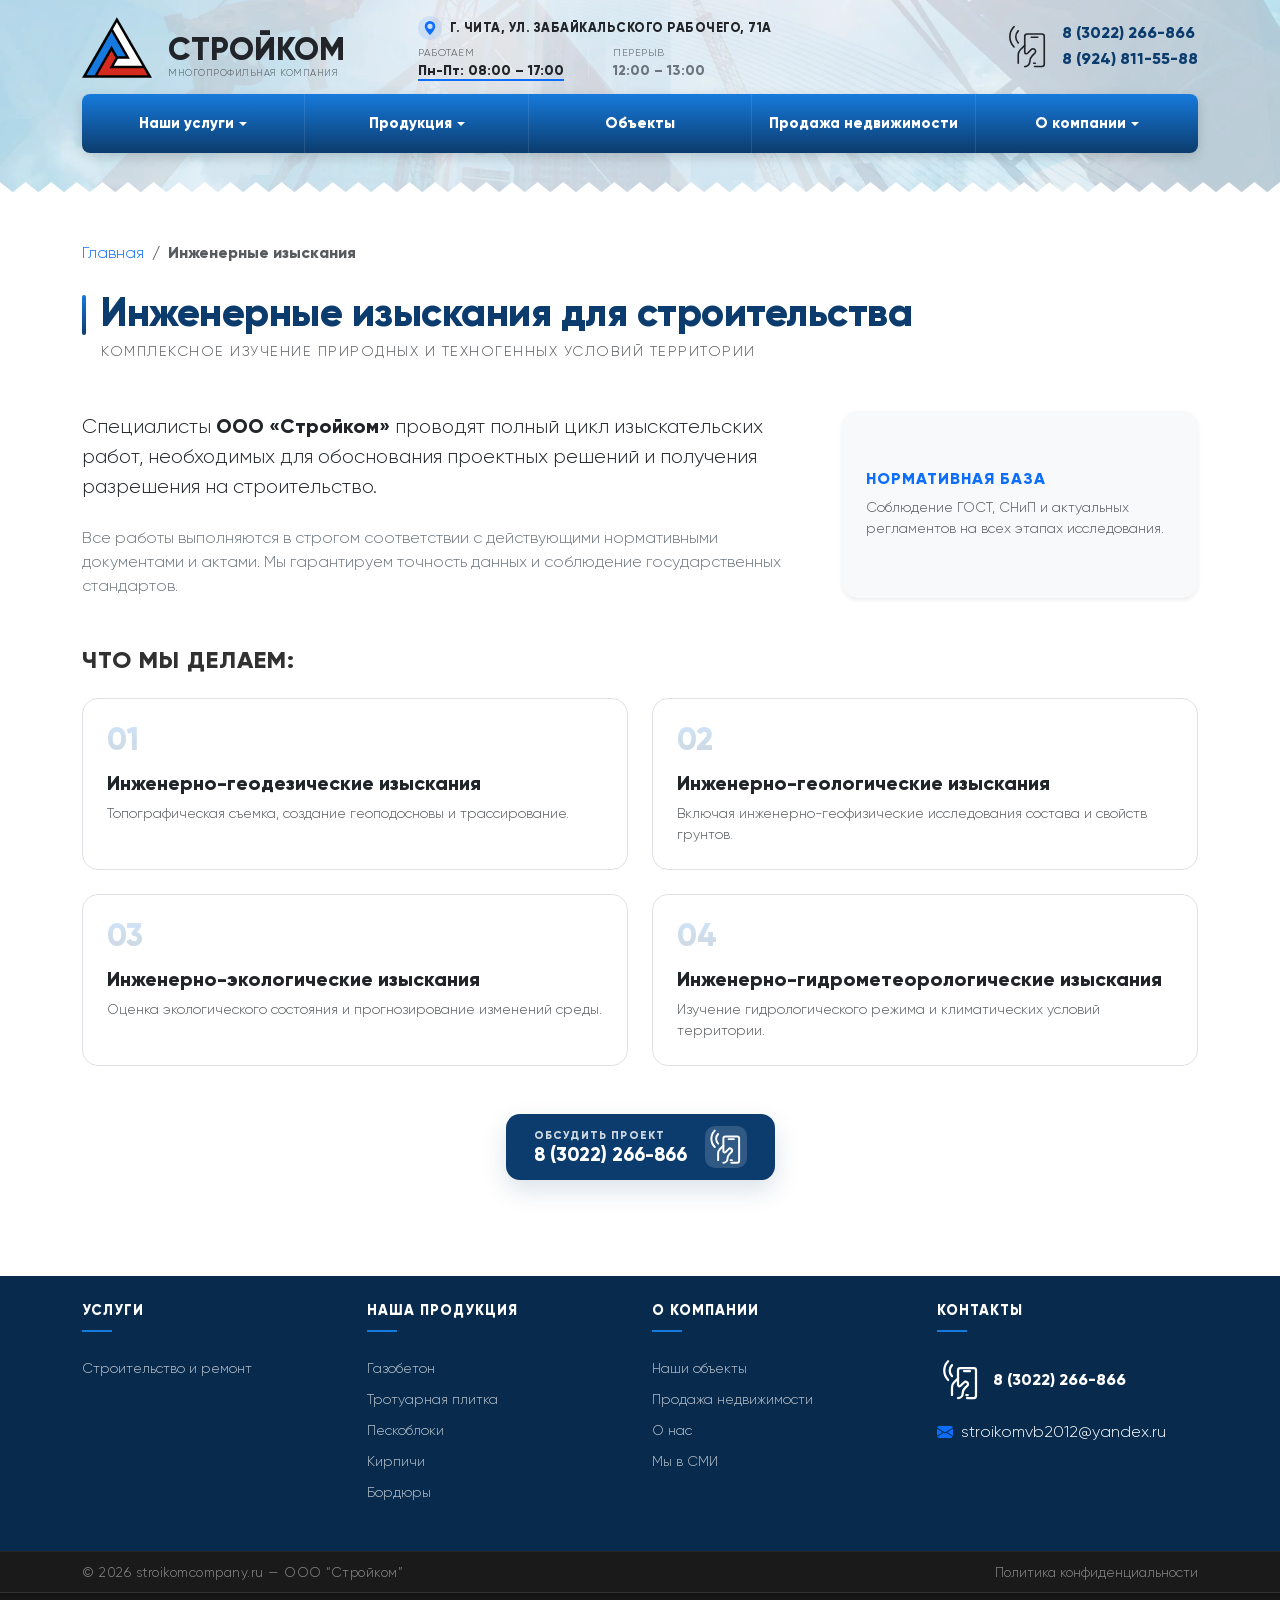
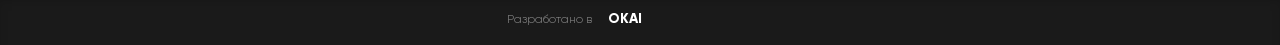
<file: engineering_surveys.html>
<!DOCTYPE html>
<html lang="ru">

<head>
    <meta charset="utf-8"> 
    <meta name="viewport" content="width=device-width, initial-scale=1">
    <meta http-equiv="x-ua-compatible" content="ie=edge">
    <title>Инженерные изыскания для строительства в Чите и Забайкальском крае | ООО Стройком</title>
    <meta name="Keywords" content="инженерные изыскания Чита, геодезические изыскания, геологические изыскания, экологические изыскания для строительства, топосъемка, изыскательские работы Забайкальский край, ООО Стройком">
    <meta name="description" content="ООО «Стройком» проводит полный комплекс инженерных изысканий в Чите и Забайкальском крае: геодезические, геологические, экологические, гидрометеорологические. Работы для обоснования проекта и получения разрешения. Соблюдение ГОСТ и СНиП.">
    <link rel="icon" href="https://stroikomcompany.ru/favicon.svg" type="image/svg+xml">
    <link rel="alternate icon" href="favicon.ico" type="image/x-icon">
</head>
<link rel="preload" href="img/images/main_bg_top.avif" as="image" type="image/jpeg" fetchpriority="high">
<link rel="preload" href="css/allStyle.css" as="style">
<link rel="preload" href="css/Gilroy-ExtraBold.woff2" as="font" type="font/woff" crossorigin>
<link rel="preload" href="css/Gilroy-Light.woff2" as="font" type="font/woff" crossorigin>

<style>
/* 2. Объявляем шрифты */
@font-face {
    font-family: 'Gilroy';
    src: url('css/Gilroy-ExtraBold.woff2') format('woff2');
    font-weight: 800;
    font-style: normal; 
    font-display: swap;
}

@font-face {
    font-family: 'Gilroy';
    src: url('css/Gilroy-Light.woff2') format('woff2');
    font-weight: 300;
    font-style: normal; 
    font-display: swap;
}

/* Показать текст сразу */
body {
    font-family: 'Gilroy', sans-serif;
}
</style>

<link rel="stylesheet" type="text/css" href="css/allStyle.css">
<script src="js/bootstrap.bundle.min.js" defer></script>

<body>

    <div class="main-bg">
        <header>
    <div class="container">
        <div class="row py-3 align-items-center">

            <div class="col-auto">
                <a href="index.html" class="d-flex align-items-center text-decoration-none">
                    <svg xmlns="http://www.w3.org/2000/svg" viewBox="0 0 35.1 30.4" width="70" height="61">
                        <path fill="#000" d="M0 30.4L17.5 0l17.6 30.4H0z" />
                        <path fill="#FFF" d="M15.5 6l2-3.5 6.3 10.9 6.4 10.9h-12.7l-1.5 0 2-3.5h6l-4.2-7.4z" />
                        <path fill="#D52B1E" d="M30.9 25.6l2 3.5H20.3H7.7l6.3-10.9.8-1.4 2 3.5-3 5.3h8.6z" />
                        <path fill="#1679DE" d="M6.3 29.1H2.2l6.3-10.9L14.8 7.3l6.3 10.9.8 1.4h-4.1l-3-5.3-4.3 7.5z" />
                    </svg>

                    <div class="ms-3 d-flex flex-column justify-content-center pt-3" style="line-height: 1.1;">
                        <span class="fw-bold text-dark"
                            style="font-size: 2rem; letter-spacing: 0px; text-transform: uppercase;">СТРОЙКОМ</span>
                        <span class="text-muted text-uppercase"
                            style="font-size: 0.6rem; letter-spacing: 0.5px; font-weight: 300; white-space: nowrap;">многопрофильная
                            компания</span>
                    </div>
                </a>
            </div>

            <div class="col d-none d-xl-block">
                <div class="ps-5 border-start border-light border-opacity-10">
                    <div class="d-flex align-items-center gap-2 mb-2 header-info-item transition-all">
                        <div class="p-1 bg-primary bg-opacity-10 rounded-circle d-flex align-items-center justify-content-center text-primary"
                            style="width: 24px; height: 24px;">
                            <svg xmlns="http://www.w3.org/2000/svg" width="14" height="14" fill="currentColor"
                                viewBox="0 0 16 16">
                                <path
                                    d="M8 16s6-5.686 6-10A6 6 0 0 0 2 6c0 4.314 6 10 6 10zm0-7a3 3 0 1 1 0-6 3 3 0 0 1 0 6z" />
                            </svg>
                        </div>
                        <span class="text-dark small fw-bold text-uppercase"
                            style="letter-spacing: 0.5px; font-size: 0.8rem;">
                            г. Чита, ул. Забайкальского Рабочего, 71а
                        </span>
                    </div>

                    <div class="d-flex align-items-center gap-4 header-info-item">
                        <div class="d-flex align-items-center">
                            <div class="lh-1">
                                <small class="text-muted d-block mb-1"
                                    style="font-size: 0.65rem; text-transform: uppercase; letter-spacing: 0.5px;">Работаем</small>
                                <span class="small fw-bold text-dark border-bottom border-primary border-2">Пн-Пт:
                                    08:00 – 17:00</span>
                            </div>
                        </div>

                        <div class="d-flex align-items-center border-start border-light border-opacity-25 ps-4">
                            <div class="lh-1">
                                <small class="text-muted d-block mb-1"
                                    style="font-size: 0.65rem; text-transform: uppercase; letter-spacing: 0.5px;">Перерыв</small>
                                <span class="small fw-semibold text-secondary text-nowrap">12:00 – 13:00</span>
                            </div>
                        </div>
                    </div>
                </div>
            </div>

            <div class="col-auto ms-auto d-none d-md-block">
                <div class="d-flex align-items-center gap-2">
                    <span class="d-flex text-dark" style="width: 52px; height: 52px; vertical-align: middle;">
                        <svg viewBox="0 0 64 64" xmlns="http://www.w3.org/2000/svg" fill="none" stroke="currentColor"
                            stroke-width="2" stroke-linecap="round" stroke-linejoin="round">
                            <path d="M14.87 32a17.67 17.67 0 0 1 0-25" />
                            <path d="M20 26.87a10.41 10.41 0 0 1 0-14.71" />
                            <path d="m28 30-5.43 5.43a8.77 8.77 0 0 0-2.57 6.2V52" />
                            <path
                                d="M40 56h9a3 3 0 0 0 3-3V19a3 3 0 0 0-3-3H31a3 3 0 0 0-3 3v19.33a2 2 0 0 0 3.42 1.42l4.46-4.45a3.23 3.23 0 0 1 4.41-.24 3.12 3.12 0 0 1 .12 4.53l-3.29 3.29a9.83 9.83 0 0 0-2.88 7 6.25 6.25 0 0 1-6.24 6.2" />
                            <line x1="39" y1="52" x2="41" y2="52" />
                            <line x1="36" y1="20" x2="44" y2="20" />
                        </svg>
                    </span>

                    <div class="d-flex flex-column">
                        <a href="tel:+73022266866" class="header-contact-link ">
                            8 (3022) 266-866
                        </a>
                        <a href="tel:+79248115588" class="header-contact-link ">
                            8 (924) 811-55-88
                        </a>
                    </div>
                </div>
            </div>

        </div>
    </div>
</header>
        <nav class="custom-navbar">
    <div class="container">
        <button class="menu-toggle" id="menuToggle" aria-label="Открыть основное меню">
            <svg viewBox="0 0 24 24" fill="none" xmlns="http://www.w3.org/2000/svg">
                <path d="M4 6H20M4 12H20M4 18H20" stroke="currentColor" stroke-width="2" stroke-linecap="round" />
            </svg>
        </button>

        <div class="menu-overlay" id="menuOverlay"></div>

        <div class="menu-drawer" id="menuDrawer">
            <div class="drawer-header">
                <span class="drawer-title">Навигация</span>
                <button class="close-btn" id="closeMenu">&times;</button>
            </div>

            <ul class="nav-list">
                <li class="nav-item has-dropdown">
                    <button class="nav-link dropdown-trigger">Наши услуги</button>
                    <ul class="dropdown-content">
                        <li><a href="construction_repair">Строительство и ремонт</a></li>
                        <li><a href="design">Проектирование</a></li>
                        <li><a href="engineering_surveys">Инженерные изыскания</a></li>
                        <li><a href="dump_truck_rental">Аренда самосвалов</a></li>
                    </ul>
                </li>

                <li class="nav-item has-dropdown">
                    <button class="nav-link dropdown-trigger">Продукция</button>
                    <ul class="dropdown-content">
                        <li><a href="product#aerated-concrete">Газобетон</a></li>
                        <li><a href="product#paving-slabs">Тротуарная плитка</a></li>
                        <li><a href="product#sand-blocks">Пескоблоки</a></li>
                        <li><a href="product#bricks">Кирпичи</a></li>
                        <li><a href="product#curbs">Бордюры</a></li>
                    </ul>
                </li>

                <li class="nav-item">
                    <a class="nav-link" href="objects">Объекты</a>
                </li>

                <li class="nav-item">
                    <a class="nav-link" href="realty">Продажа недвижимости</a>
                </li>

                <li class="nav-item has-dropdown">
                    <button class="nav-link dropdown-trigger">О компании</button>
                    <ul class="dropdown-content">
                        <li><a href="about">О компании</a></li>
                        <li><a href="medias">Мы в СМИ</a></li>
                    </ul>
                </li>
            </ul>
        </div>
    </div>
</nav>


<script>
    document.addEventListener('DOMContentLoaded', () => {
        const toggle = document.getElementById('menuToggle');
        const drawer = document.getElementById('menuDrawer');
        const overlay = document.getElementById('menuOverlay');
        const close = document.getElementById('closeMenu');

        // Функции открытия/закрытия
        const openMenu = () => {
            drawer.classList.add('active');
            overlay.classList.add('active');
            document.body.style.overflow = 'hidden';
        };

        const closeMenu = () => {
            drawer.classList.remove('active');
            overlay.classList.remove('active');
            document.body.style.overflow = '';
        };

        // Слушатели событий
        toggle?.addEventListener('click', openMenu);
        close?.addEventListener('click', closeMenu);
        overlay?.addEventListener('click', closeMenu);

        // Аккордеон для мобильных выпадающих списков
        document.querySelectorAll('.dropdown-trigger').forEach(btn => {
            btn.addEventListener('click', (e) => {
                if (window.innerWidth < 992) {
                    const parent = btn.parentElement;
                    parent.classList.toggle('open');
                }
            });
        });
    });
</script>
        <div class="wave-divider">
    <svg viewBox="0 0 1200 35" preserveAspectRatio="none" xmlns="http://www.w3.org/2000/svg">
        <path
            d="M0,0 L12,30 L24,0 L36,30 L48,0 L60,30 L72,0 L84,30 L96,0 L108,30 L120,0 L132,30 L144,0 L156,30 L168,0 L180,30 L192,0 L204,30 L216,0 L228,30 L240,0 L252,30 L264,0 L276,30 L288,0 L300,30 L312,0 L324,30 L336,0 L348,30 L360,0 L372,30 L384,0 L396,30 L408,0 L420,30 L432,0 L444,30 L456,0 L468,30 L480,0 L492,30 L504,0 L516,30 L528,0 L540,30 L552,0 L564,30 L576,0 L588,30 L600,0 L612,30 L624,0 L636,30 L648,0 L660,30 L672,0 L684,30 L696,0 L708,30 L720,0 L732,30 L744,0 L756,30 L768,0 L780,30 L792,0 L804,30 L816,0 L828,30 L840,0 L852,30 L864,0 L876,30 L888,0 L900,30 L912,0 L924,30 L936,0 L948,30 L960,0 L972,30 L984,0 L996,30 L1008,0 L1020,30 L1032,0 L1044,30 L1056,0 L1068,30 L1080,0 L1092,30 L1104,0 L1116,30 L1128,0 L1140,30 L1152,0 L1164,30 L1176,0 L1188,30 L1200,0 V120 H0 Z"
            fill="#FFFFFF"></path>
    </svg>
</div>
    </div>
    <main>
        <div class="container py-5">
            <nav aria-label="breadcrumb">
                <ol class="breadcrumb mb-4">
                    <li class="breadcrumb-item">
                        <a href="index.html"
                            class="link-primary text-decoration-none link-underline-opacity-0 link-underline-opacity-100-hover">Главная</a>
                    </li>
                    <li class="breadcrumb-item active fw-semibold" aria-current="page">Инженерные изыскания</li>
                </ol>
            </nav>

            <div class="row">
                <div class="col-12">

                    <div class="ui-page-header mb-5">
                        <div class="ui-header-content">
                            <div class="ui-header-marker"></div>
                            <div class="ui-header-text">
                                <h1 class="display-6 fw-bold mb-1">Инженерные изыскания для строительства</h1>
                                <p class="ui-page-subtitle mb-0 text-muted">Комплексное изучение природных и техногенных
                                    условий территории</p>
                            </div>
                        </div>
                    </div>

                    <section class="mb-5">
                        <div class="row g-4">
                            <div class="col-lg-8">
                                <p class="fs-5 text-dark mb-4">
                                    Специалисты <strong>ООО «Стройком»</strong> проводят полный цикл изыскательских
                                    работ, необходимых для обоснования проектных решений и получения разрешения на
                                    строительство.
                                </p>
                                <p class="text-secondary mb-0">
                                    Все работы выполняются в строгом соответствии с действующими нормативными
                                    документами и актами. Мы гарантируем точность данных и соблюдение государственных
                                    стандартов.
                                </p>
                            </div>
                            <div class="col-lg-4">
                                <div
                                    class="ui-status-card p-4 rounded-4 border-0 shadow-sm h-100 d-flex flex-column justify-content-center bg-light">
                                    <h6 class="fw-bold text-primary text-uppercase mb-2" style="letter-spacing: 1px;">
                                        Нормативная база</h6>
                                    <p class="small text-muted mb-0">Соблюдение ГОСТ, СНиП и актуальных регламентов на
                                        всех этапах исследования.</p>
                                </div>
                            </div>
                        </div>
                    </section>

                    <section class="mb-5">
                        <h2 class="h4 fw-bold mb-4 text-uppercase" style="letter-spacing: 1px;">Что мы делаем:</h2>
                        <div class="row g-4">
                            <div class="col-md-6">
                                <div
                                    class="service-card p-4 h-100 bg-white border rounded-4 transition shadow-sm-hover">
                                    <div class="service-num mb-3">01</div>
                                    <h4 class="h5 fw-bold text-dark mb-2">Инженерно-геодезические изыскания</h4>
                                    <p class="small text-muted mb-0">Топографическая съемка, создание геоподосновы и
                                        трассирование.</p>
                                </div>
                            </div>
                            <div class="col-md-6">
                                <div
                                    class="service-card p-4 h-100 bg-white border rounded-4 transition shadow-sm-hover">
                                    <div class="service-num mb-3">02</div>
                                    <h4 class="h5 fw-bold text-dark mb-2">Инженерно-геологические изыскания</h4>
                                    <p class="small text-muted mb-0">Включая инженерно-геофизические исследования
                                        состава и свойств грунтов.</p>
                                </div>
                            </div>
                            <div class="col-md-6">
                                <div
                                    class="service-card p-4 h-100 bg-white border rounded-4 transition shadow-sm-hover">
                                    <div class="service-num mb-3">03</div>
                                    <h4 class="h5 fw-bold text-dark mb-2">Инженерно-экологические изыскания</h4>
                                    <p class="small text-muted mb-0">Оценка экологического состояния и прогнозирование
                                        изменений среды.</p>
                                </div>
                            </div>
                            <div class="col-md-6">
                                <div
                                    class="service-card p-4 h-100 bg-white border rounded-4 transition shadow-sm-hover">
                                    <div class="service-num mb-3">04</div>
                                    <h4 class="h5 fw-bold text-dark mb-2">Инженерно-гидрометеорологические изыскания
                                    </h4>
                                    <p class="small text-muted mb-0">Изучение гидрологического режима и климатических
                                        условий территории.</p>
                                </div>
                            </div>
                        </div>
                    </section>

                    <div class="text-center">
                        <a href="tel:+73022266866" class="btn ui-btn-premium">
                            <span class="ui-btn-content">
                                <span class="ui-btn-text-wrap">
                                    <small class="ui-btn-label">Обсудить проект</small>
                                    <span class="ui-btn-number">8 (3022) 266-866</span>
                                </span>
                                    <span class="ui-btn-icon-box">
                                        <svg viewBox="0 0 64 64" xmlns="http://www.w3.org/2000/svg" fill="none"
                                            stroke="currentColor" stroke-width="3" stroke-linecap="round"
                                            stroke-linejoin="round">
                                            <path d="M14.87 32a17.67 17.67 0 0 1 0-25"></path>
                                            <path d="M20 26.87a10.41 10.41 0 0 1 0-14.71"></path>
                                            <path d="m28 30-5.43 5.43a8.77 8.77 0 0 0-2.57 6.2V52"></path>
                                            <path
                                                d="M40 56h9a3 3 0 0 0 3-3V19a3 3 0 0 0-3-3H31a3 3 0 0 0-3 3v19.33a2 2 0 0 0 3.42 1.42l4.46-4.45a3.23 3.23 0 0 1 4.41-.24 3.12 3.12 0 0 1 .12 4.53l-3.29 3.29a9.83 9.83 0 0 0-2.88 7 6.25 6.25 0 0 1-6.24 6.2">
                                            </path>
                                            <line x1="39" y1="52" x2="41" y2="52"></line>
                                            <line x1="36" y1="20" x2="44" y2="20"></line>
                                        </svg>
                                    </span>
                            </span>
                        </a>
                    </div>

                </div>
            </div>
        </div>
    </main>
    <footer class="footer-dark mt-5">
    <div class="container-fluid py-4">
        <div class="container">
            <div class="row gy-4">
                <div class="col-lg-3 col-md-6">
                    <div class="footer-heading">Услуги</div>
                    <ul class="list-unstyled footer-links">
                        <li><a href="construction_repair">Строительство и ремонт</a></li>
                    </ul>
                </div>

                <div class="col-lg-3 col-md-6">
                    <div class="footer-heading">Наша продукция</div>
                    <ul class="list-unstyled footer-links">
                        <li><a class="dropdown-item" href="product#aerated-concrete">Газобетон</a></li>
                        <li><a class="dropdown-item" href="product#paving-slabs">Тротуарная плитка</a></li>
                        <li><a class="dropdown-item" href="product#sand-blocks">Пескоблоки</a></li>
                        <li><a class="dropdown-item" href="product#bricks">Кирпичи</a></li>
                        <li><a class="dropdown-item" href="product#curbs">Бордюры</a></li>
                    </ul>
                </div>

                <div class="col-lg-3 col-md-6">
                    <div class="footer-heading">О компании</div>
                    <ul class="list-unstyled footer-links">
                        <li><a href="objects">Наши объекты</a></li>
                        <li><a href="realty">Продажа недвижимости</a></li>
                        <li><a href="about">О нас</a></li>
                        <li><a class="dropdown-item" href="medias">Мы в СМИ</a></li>
                    </ul>
                </div>

                <div class="col-lg-3 col-md-6">
                    <div class="footer-heading">Контакты</div>
                    <div class="d-flex align-items-center mb-3">



                        <span class="me-2 footer-icon-light d-inline-block"
                            style="width: 48px; height: 48px; vertical-align: middle;">
                            <svg viewBox="0 0 64 64" xmlns="http://www.w3.org/2000/svg" fill="none"
                                stroke="currentColor" stroke-width="3" stroke-linecap="round" stroke-linejoin="round">
                                <path d="M14.87 32a17.67 17.67 0 0 1 0-25" />
                                <path d="M20 26.87a10.41 10.41 0 0 1 0-14.71" />
                                <path d="m28 30-5.43 5.43a8.77 8.77 0 0 0-2.57 6.2V52" />
                                <path
                                    d="M40 56h9a3 3 0 0 0 3-3V19a3 3 0 0 0-3-3H31a3 3 0 0 0-3 3v19.33a2 2 0 0 0 3.42 1.42l4.46-4.45a3.23 3.23 0 0 1 4.41-.24 3.12 3.12 0 0 1 .12 4.53l-3.29 3.29a9.83 9.83 0 0 0-2.88 7 6.25 6.25 0 0 1-6.24 6.2" />
                                <line x1="39" y1="52" x2="41" y2="52" />
                                <line x1="36" y1="20" x2="44" y2="20" />
                            </svg>
                        </span>


                        <a href="tel:+73022266866" class="footer-contact-link">8 (3022) 266-866</a>
                    </div>
                    <div class="d-flex align-items-center">
                        <svg xmlns="http://www.w3.org/2000/svg" width="16" height="16" fill="currentColor"
                            class="bi bi-envelope-fill me-2 text-primary" viewBox="0 0 16 16"
                            style="vertical-align: -0.125em;">
                            <path
                                d="M.05 3.555A2 2 0 0 1 2 2h12a2 2 0 0 1 1.95 1.555L8 8.414.05 3.555ZM0 4.697v7.104l5.803-3.558L0 4.697ZM6.761 8.83l-6.57 4.027A2 2 0 0 0 2 14h12a2 2 0 0 0 1.808-1.144l-6.57-4.027L8 9.586l-1.239-.757Zm3.436-.586L16 11.801V4.697l-5.803 3.546Z" />
                        </svg>
                        <a href="mailto:stroikomvb2012@yandex.ru"
                            class="footer-contact-link fw-light">stroikomvb2012@yandex.ru</a>
                    </div>
                </div>
            </div>
        </div>
    </div>

    <div class="footer-legal py-2">
        <div class="container">
            <div class="row align-items-center gy-3">
                <div class="col-md-6 text-center text-md-start">
                    <span class="copyright-text">© 2026 stroikomcompany.ru — ООО “Стройком”</span>
                </div>
                <div class="col-md-6 text-center text-md-end">
                    <a href="index" class="policy-link">Политика конфиденциальности</a>
                </div>
            </div>
        </div>
    </div>
</footer>












<button type="button" class="btn btn-primary btn-to-top shadow" id="btnToTop" aria-label="Наверх">
    <svg xmlns="http://www.w3.org/2000/svg" width="24" height="24" fill="currentColor" viewBox="0 0 16 16">
        <path fill-rule="evenodd"
            d="M8 12a.5.5 0 0 0 .5-.5V5.707l2.146 2.147a.5.5 0 0 0 .708-.708l-3-3a.5.5 0 0 0-.708 0l-3 3a.5.5 0 1 0 .708.708L7.5 5.707V11.5a.5.5 0 0 0 .5.5" />
    </svg>
</button>

<script>
    const btnToTop = document.getElementById("btnToTop");

    // Показываем кнопку при скролле вниз на 300px
    window.onscroll = function () {
        if (document.body.scrollTop > 300 || document.documentElement.scrollTop > 300) {
            btnToTop.style.display = "flex";
        } else {
            btnToTop.style.display = "none";
        }
    };

    // Плавный скролл наверх
    btnToTop.addEventListener("click", function () {
        window.scrollTo({
            top: 0,
            behavior: "smooth"
        });
    });
</script>
    <style>
    /* 1. Основной контейнер блока */
    .developer-footer-block {
        background-color: #1a1a1a;
        border-top: 1px solid rgba(255, 255, 255, 0.1);
        box-shadow: inset 0 10px 15px -10px rgba(0, 0, 0, 0.5);
        transition: all 0.4s ease;
        /* cursor: pointer; */
        overflow: hidden;
    }

    .developer-footer-block:hover {
        background-color: #1f1f1f;
        border-top-color: rgba(0, 160, 227, 0.4);
    }

    /* 2. Логотип Sfera */
    .developer-footer-block svg.sfera-logo {
        filter: grayscale(1) opacity(0.5);
        transition: all 0.5s cubic-bezier(0.34, 1.56, 0.64, 1);
    }

    .developer-footer-block:hover svg.sfera-logo {
        filter: grayscale(0) opacity(1);
        transform: scale(1.25);
        filter: drop-shadow(0 0 12px rgba(0, 160, 227, 0.6));
    }

    /* 3. Текстовые элементы */
    .developer-footer-block .label-text {
        transition: opacity 0.4s ease;
        opacity: 0.5;
    }

    .developer-footer-block:hover .label-text {
        opacity: 1;
    }

    .developer-footer-block .brand-text {
        transition: color 0.4s ease;
        position: relative;
        display: inline-block;
    }

    .developer-footer-block:hover .brand-text {
        color: #00A0E3 !important;
    }

    .developer-footer-block .brand-text::after {
        content: '';
        position: absolute;
        bottom: -2px;
        left: 50%;
        width: 0;
        height: 1px;
        background: #00A0E3;
        transition: all 0.4s ease;
        transform: translateX(-50%);
    }

    .developer-footer-block:hover .brand-text::after {
        width: 100%;
    }

    /* 4. Индикатор "Поддержка 24/7" */
    .support-status {
        opacity: 0;
        transform: translateX(-15px);
        transition: all 0.6s cubic-bezier(0.34, 1.56, 0.64, 1);
        display: flex !important;
        align-items: center;
        line-height: 1;
        visibility: hidden;
    }

    .developer-footer-block:hover .support-status {
        opacity: 1;
        transform: translateX(0);
        visibility: visible;
    }

    /* Объемная радиальная точка */
    .status-dot {
        position: relative;
        width: 8px;
        height: 8px;
        background: radial-gradient(circle at 30% 30%, #a8ffb5 0%, #28a745 60%, #1a702d 100%);
        border-radius: 50%;
        display: inline-block;
        box-shadow: 0 0 8px rgba(40, 167, 69, 0.5);
        flex-shrink: 0;
    }

    .status-dot::after {
        content: '';
        position: absolute;
        top: 50%;
        left: 50%;
        width: 100%;
        height: 100%;
        background-color: rgba(40, 167, 69, 0.6);
        border-radius: 50%;
        transform: translate(-50%, -50%);
        animation: pulse-wave 1.5s infinite cubic-bezier(0.215, 0.61, 0.355, 1);
    }

    @keyframes pulse-wave {
        0% {
            transform: translate(-50%, -50%) scale(1);
            opacity: 0.8;
        }

        100% {
            transform: translate(-50%, -50%) scale(3.5);
            opacity: 0;
        }
    }

    /* Начальное состояние формы (скрыта ниже экрана) */
    #bottomFormPanel {
        transition: transform 0.5s cubic-bezier(0.34, 1.56, 0.64, 1), opacity 0.3s ease;
        z-index: 1050;
        opacity: 0;
        transform: translateY(100%);
    }

    /* Класс для отображения */
    #bottomFormPanel.show-panel {
        opacity: 1;
        transform: translateY(0);
    }
</style>

<div class="developer-footer-block py-3">
    <div class="container">
        <div class="row justify-content-center">
            <div class="col-auto text-center d-flex align-items-center flex-wrap justify-content-center">

                <span class="d-inline-flex align-items-center text-decoration-none me-3"
                    target="_blank" title="Создаем сайты, которые работают">
                    <span class="label-text me-2" style="font-size: 0.75rem; color: #fff;">Разработано в</span>

                    <!-- <svg class="sfera-logo" xmlns="http://www.w3.org/2000/svg" viewBox="0 0 617.7 617.7" width="26"
                        height="26">
                        <circle fill="#393185" stroke="#2B2A29" stroke-width="0.4" cx="308.8" cy="308.8" r="308.6" />
                        <path fill="#00A0E3" stroke="#2B2A29" stroke-width="0.4"
                            d="M398.7 102.6l31.3 56.6 31.4 56.7H335.9l31.4-56.7zM197.8 510.9l31.4-56.6 31.4-56.6H135.1l31.3 56.6z" />
                        <path fill="#FEFEFE" stroke="#2B2A29" stroke-width="0.4"
                            d="M238.1 499.4l40.6-74.9h89.2s26.3-5.7 30.9-33.7c4.5-28-24.1-41.8-24.1-41.8 0 0-5.7-4.5-22.8-4-17.2.6-100.6 1.2-100.6 1.2 0 0-24.6-.6-55.5-21.2-30.8-20.5-45.6-59.6-49.1-97.7-3.5-38.1 38.7-111.9 101.2-111.2l111.7 1.3s-45.6 75-42.1 74.9l-63.1-1.3s-26.9 3.3-32.2 39.5c-5.2 36.1 38.8 38.7 42.1 38.8l115 1.3c72.6.8 99.6 58.8 94.2 122.4-5.5 63.6-45.7 97.3-96.2 105.6-25.3 4.2-139.2.8-139.2.8z" />
                    </svg> -->

                    <span class="brand-text ms-2 fw-bold text-white"
                        style="font-size: 0.85rem; text-transform: uppercase;">okai</span>
                </span>

                <div class="support-status align-items-center me-3">
                    <span class="status-dot me-2"></span>
                    <span style="font-size: 0.7rem; color: #28a745;">Поддержка 24/7</span>
                </div>

                <div id="bottomFormPanel"
                    class="fixed-bottom bg-dark border-top border-primary p-3 p-md-4 shadow-lg transform-hidden"
                    style="z-index: 1050;">
                    <div class="container position-relative">

                        <button type="button" id="closeFormBtn"
                            class="btn-close btn-close-white position-absolute top-0 end-0 m-2" aria-label="Close"
                            style="font-size: 0.8rem; opacity: 0.5;"></button>

                        <div class="row justify-content-center">
                            <div class="col-lg-9">
                                <div class="row g-2 align-items-end">
                                    <div class="col-md-10 col-10">
                                        <input type="text" id="userMessage"
                                            class="form-control bg-secondary text-white border-0 shadow-none"
                                            placeholder="Ваш вопрос..." style="border-radius: 8px; height: 45px;">
                                    </div>

                                    <div class="col-md-2 col-2">
                                        <button id="sendBtn"
                                            class="btn btn-primary w-100 d-flex align-items-center justify-content-center"
                                            style="height: 45px; border-radius: 8px;">
                                            <svg viewBox="-0.5 0 25 25" fill="none" xmlns="http://www.w3.org/2000/svg"
                                                style="width: 24px; height: 24px;">
                                                <path
                                                    d="M9.00977 21.39H19.0098C20.0706 21.39 21.0881 20.9685 21.8382 20.2184C22.5883 19.4682 23.0098 18.4509 23.0098 17.39V7.39001C23.0098 6.32915 22.5883 5.31167 21.8382 4.56152C21.0881 3.81138 20.0706 3.39001 19.0098 3.39001H7.00977C5.9489 3.39001 4.93148 3.81138 4.18134 4.56152C3.43119 5.31167 3.00977 6.32915 3.00977 7.39001V12.39"
                                                    stroke="currentColor" stroke-width="1.5" stroke-linecap="round"
                                                    stroke-linejoin="round" />
                                                <path d="M1.00977 18.39H11.0098" stroke="currentColor"
                                                    stroke-width="1.5" stroke-linecap="round" stroke-linejoin="round" />
                                                <path d="M1.00977 15.39H5.00977" stroke="currentColor"
                                                    stroke-width="1.5" stroke-linecap="round" stroke-linejoin="round" />
                                                <path d="M22.209 5.41992C16.599 16.0599 9.39906 16.0499 3.78906 5.41992"
                                                    stroke="currentColor" stroke-width="1.5" stroke-linecap="round"
                                                    stroke-linejoin="round" />
                                            </svg>
                                        </button>
                                    </div>
                                </div>

                                <div class="mt-1" style="min-height: 18px;">
                                    <p id="status" class="small mb-0 text-info" style="font-size: 0.75rem;"></p>
                                </div>
                            </div>
                        </div>
                    </div>
                </div>

            </div>
        </div>
    </div>
</div>

<script>
    document.addEventListener('DOMContentLoaded', function () {
        const openBtn = document.querySelector('.support-status');
        const closeBtn = document.getElementById('closeFormBtn');
        const panel = document.getElementById('bottomFormPanel');

        const inputMsg = document.getElementById('userMessage');
        const status = document.getElementById('status');
        const sendBtn = document.getElementById('sendBtn');

        if (openBtn) {
            openBtn.addEventListener('click', () => {
                panel.classList.add('show-panel');
                inputPhone.focus();
            });
        }

        if (closeBtn) {
            closeBtn.addEventListener('click', () => panel.classList.remove('show-panel'));
        }

        sendBtn.addEventListener('click', async () => {
            const SCRIPT_URL = "https://script.google.com/macros/s/AKfycbwS-SDw75MOzkS5BQB-1iHqxPAFa1233VCtBce5tJH0-WPPPHYTJUuLe7-KyKkhv63XoA/exec";

            status.style.color = "#00d4ff";
            status.innerText = "Отправка...";

            const payload = {
                message: inputMsg.value.trim(),
                domain: window.location.href
            };

            try {
                await fetch(SCRIPT_URL, {
                    method: 'POST',
                    mode: 'no-cors',
                    headers: { 'Content-Type': 'application/json' },
                    body: JSON.stringify(payload)
                });

                status.style.color = "#28a745";
                status.innerText = "Успешно отправлено!";

                inputMsg.value = "";

                setTimeout(() => {
                    panel.classList.remove('show-panel');
                    setTimeout(() => { status.innerText = ""; }, 500);
                }, 1500);

            } catch (error) {
                status.style.color = "#ff4d4d";
                status.innerText = "Ошибка при отправке.";
                console.error('Ошибка:', error);
            }
        });
    });
</script>
</body>

</html>
</file>
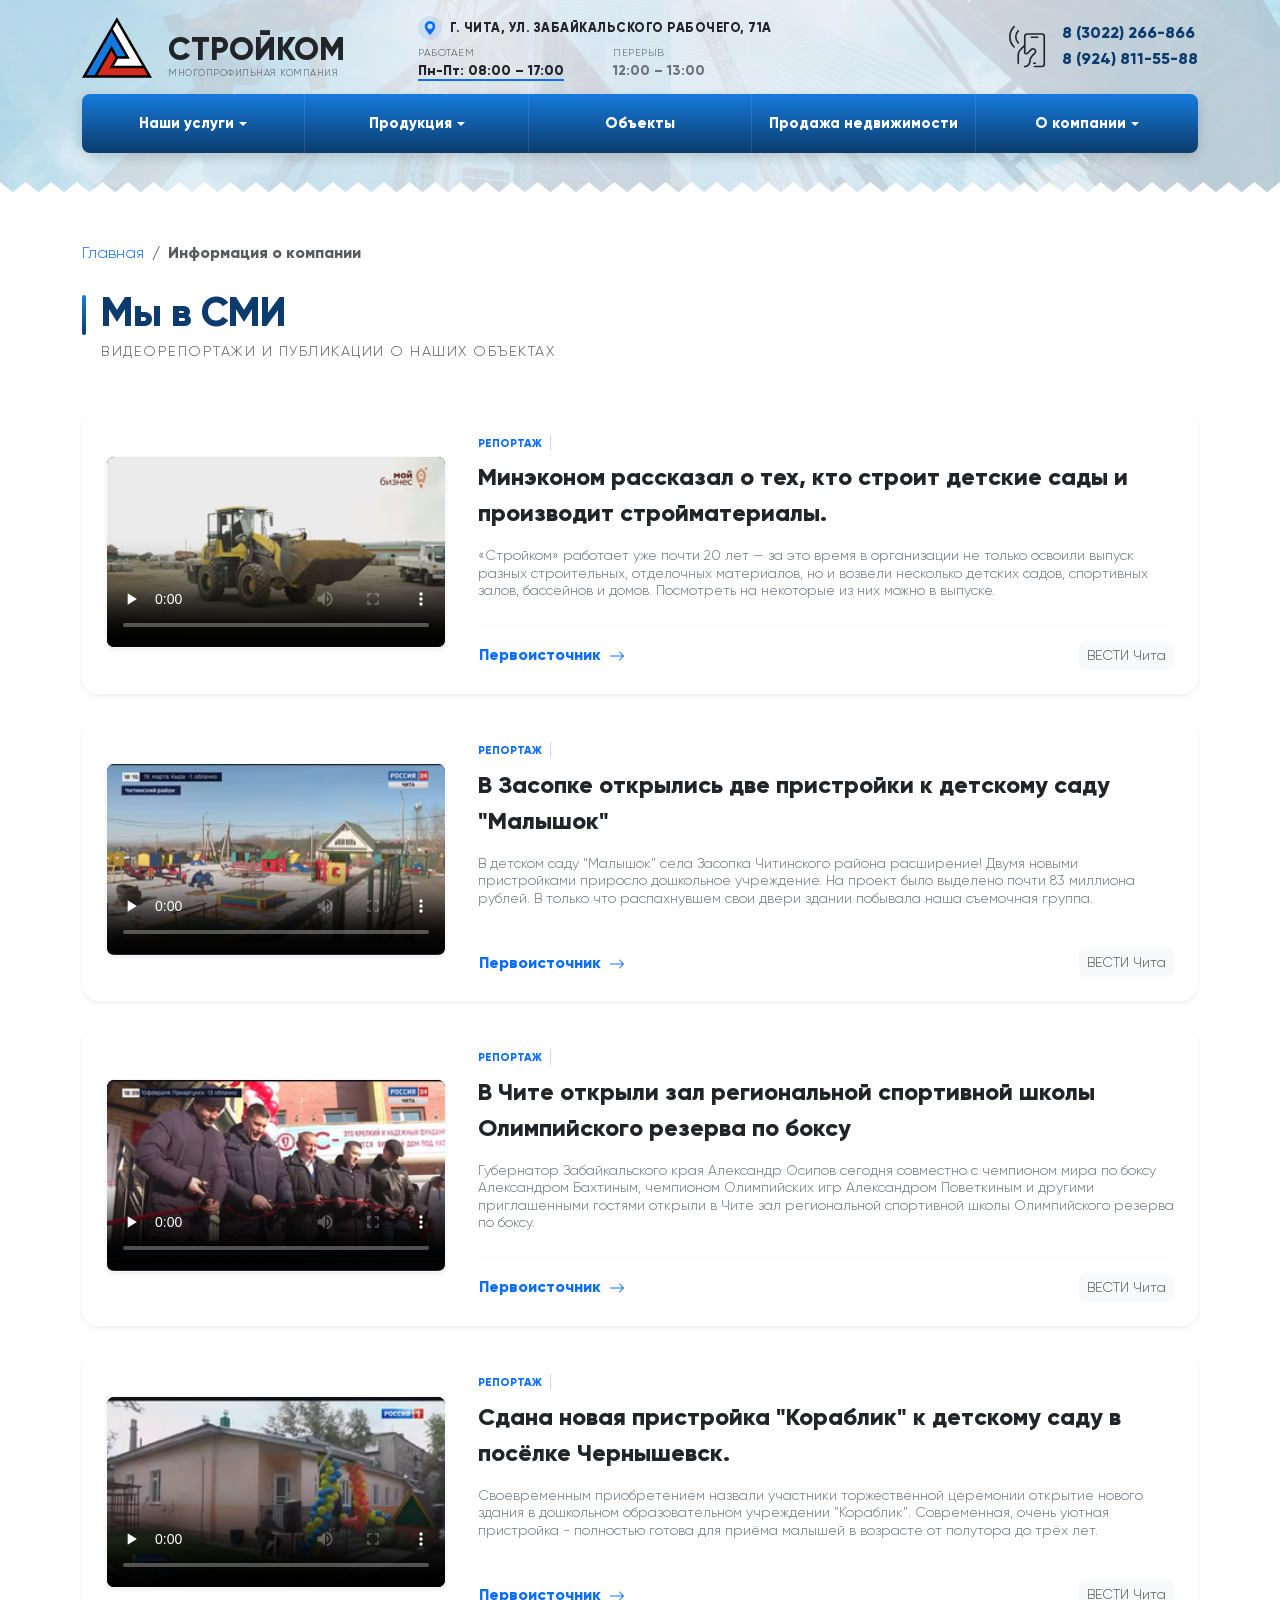
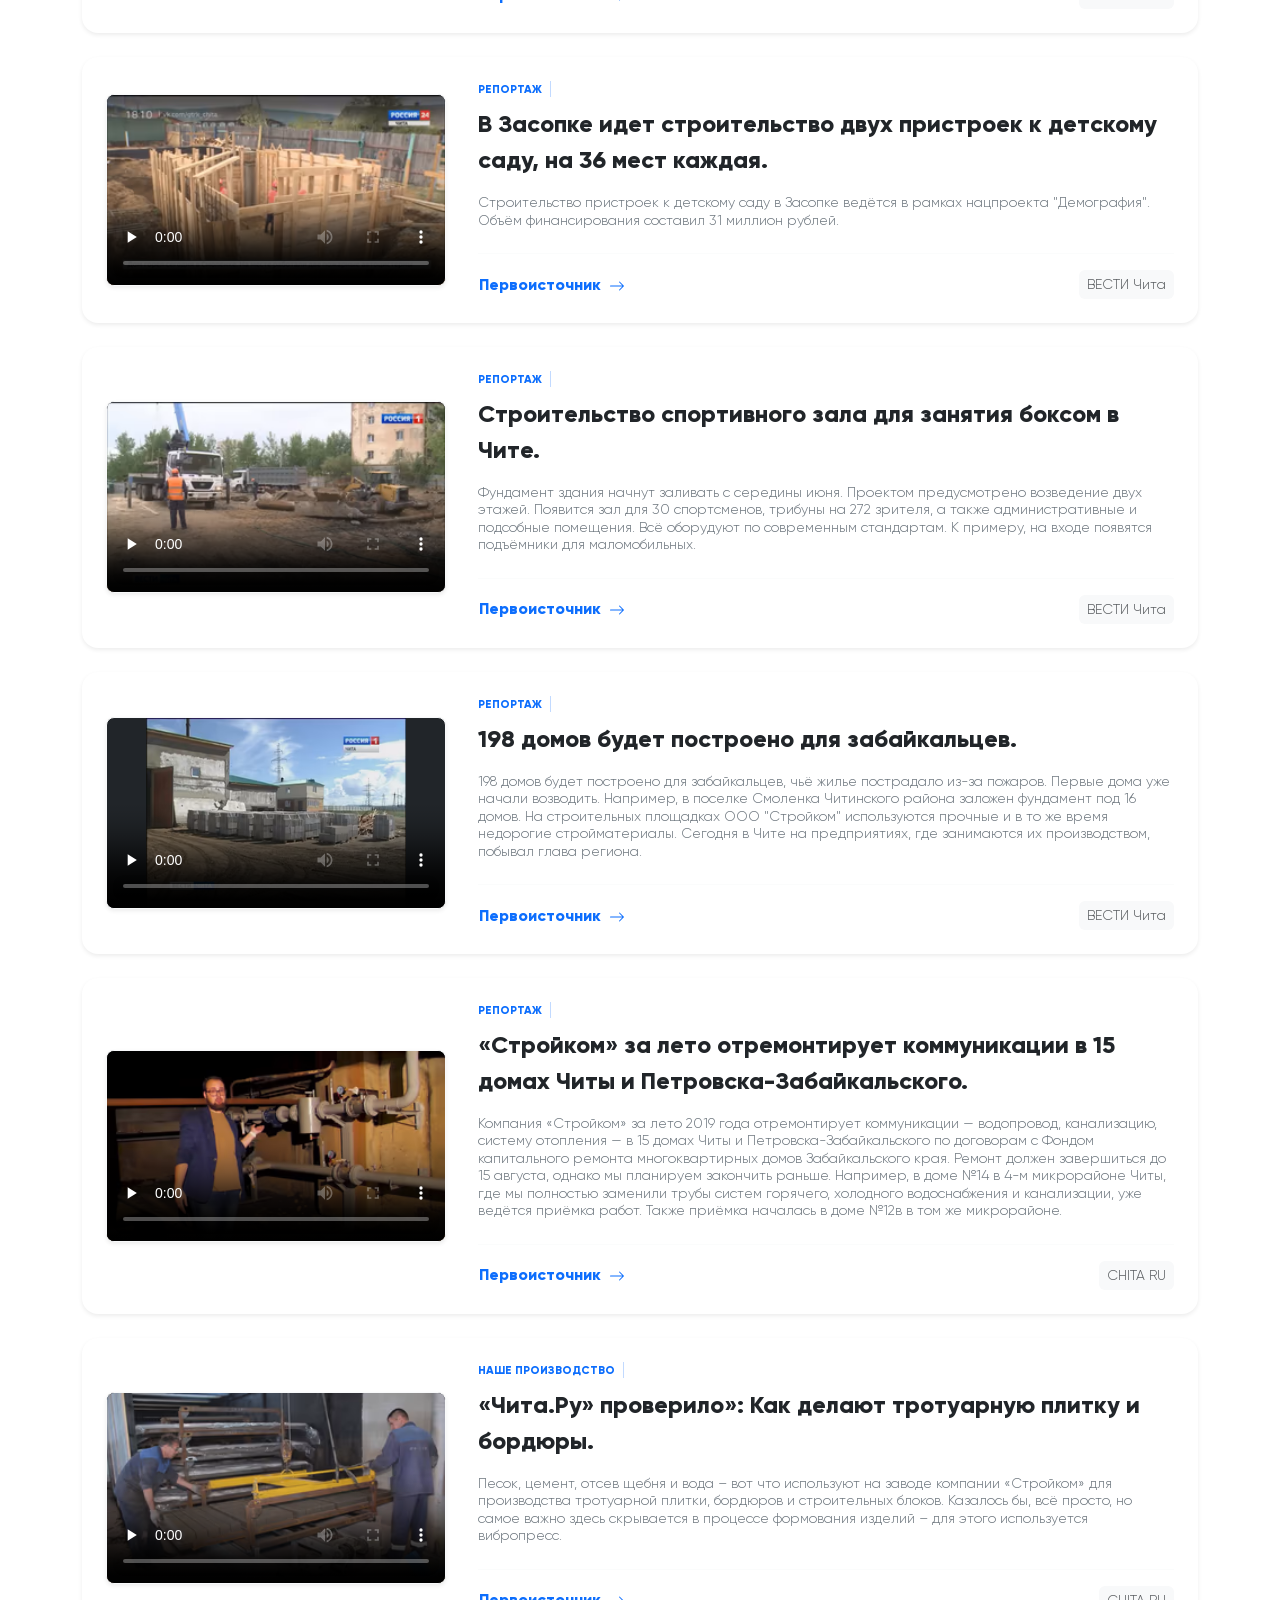
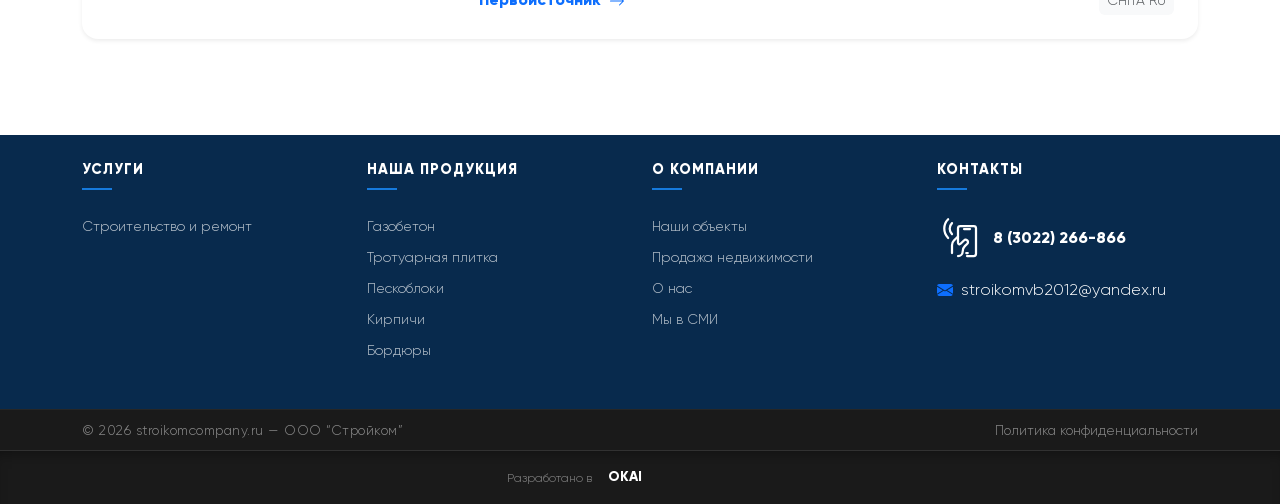
<file: medias.html>
<!DOCTYPE html>
<html lang="ru">

<head>
    <meta charset="utf-8"> 
    <meta name="viewport" content="width=device-width, initial-scale=1">
    <meta http-equiv="x-ua-compatible" content="ie=edge">
    <title>ООО Стройком в СМИ | Видео и публикации о строительных объектах в Забайкальском крае</title>
    <meta name="Keywords" content="Стройком в СМИ, репортажи о строительстве Чита, публикации о ремонте школ, видео объектов Забайкальский край, новости строительной компании, медиа об объектах">
    <meta name="description" content="Видеорепортажи и публикации в СМИ о реализованных проектах ООО «Стройком» в Забайкальском крае. Освещение строительства и ремонта социальных объектов, жилых домов, школ.">
    <link rel="icon" href="https://stroikomcompany.ru/favicon.svg" type="image/svg+xml">
    <link rel="alternate icon" href="favicon.ico" type="image/x-icon">
</head>
<link rel="preload" href="img/images/main_bg_top.avif" as="image" type="image/jpeg" fetchpriority="high">
<link rel="preload" href="css/allStyle.css" as="style">
<link rel="preload" href="css/Gilroy-ExtraBold.woff2" as="font" type="font/woff" crossorigin>
<link rel="preload" href="css/Gilroy-Light.woff2" as="font" type="font/woff" crossorigin>

<style>
/* 2. Объявляем шрифты */
@font-face {
    font-family: 'Gilroy';
    src: url('css/Gilroy-ExtraBold.woff2') format('woff2');
    font-weight: 800;
    font-style: normal; 
    font-display: swap;
}

@font-face {
    font-family: 'Gilroy';
    src: url('css/Gilroy-Light.woff2') format('woff2');
    font-weight: 300;
    font-style: normal; 
    font-display: swap;
}

/* Показать текст сразу */
body {
    font-family: 'Gilroy', sans-serif;
}
</style>

<link rel="stylesheet" type="text/css" href="css/allStyle.css">
<script src="js/bootstrap.bundle.min.js" defer></script>

<body>
    <div class="main-bg">
        <header>
    <div class="container">
        <div class="row py-3 align-items-center">

            <div class="col-auto">
                <a href="index.html" class="d-flex align-items-center text-decoration-none">
                    <svg xmlns="http://www.w3.org/2000/svg" viewBox="0 0 35.1 30.4" width="70" height="61">
                        <path fill="#000" d="M0 30.4L17.5 0l17.6 30.4H0z" />
                        <path fill="#FFF" d="M15.5 6l2-3.5 6.3 10.9 6.4 10.9h-12.7l-1.5 0 2-3.5h6l-4.2-7.4z" />
                        <path fill="#D52B1E" d="M30.9 25.6l2 3.5H20.3H7.7l6.3-10.9.8-1.4 2 3.5-3 5.3h8.6z" />
                        <path fill="#1679DE" d="M6.3 29.1H2.2l6.3-10.9L14.8 7.3l6.3 10.9.8 1.4h-4.1l-3-5.3-4.3 7.5z" />
                    </svg>

                    <div class="ms-3 d-flex flex-column justify-content-center pt-3" style="line-height: 1.1;">
                        <span class="fw-bold text-dark"
                            style="font-size: 2rem; letter-spacing: 0px; text-transform: uppercase;">СТРОЙКОМ</span>
                        <span class="text-muted text-uppercase"
                            style="font-size: 0.6rem; letter-spacing: 0.5px; font-weight: 300; white-space: nowrap;">многопрофильная
                            компания</span>
                    </div>
                </a>
            </div>

            <div class="col d-none d-xl-block">
                <div class="ps-5 border-start border-light border-opacity-10">
                    <div class="d-flex align-items-center gap-2 mb-2 header-info-item transition-all">
                        <div class="p-1 bg-primary bg-opacity-10 rounded-circle d-flex align-items-center justify-content-center text-primary"
                            style="width: 24px; height: 24px;">
                            <svg xmlns="http://www.w3.org/2000/svg" width="14" height="14" fill="currentColor"
                                viewBox="0 0 16 16">
                                <path
                                    d="M8 16s6-5.686 6-10A6 6 0 0 0 2 6c0 4.314 6 10 6 10zm0-7a3 3 0 1 1 0-6 3 3 0 0 1 0 6z" />
                            </svg>
                        </div>
                        <span class="text-dark small fw-bold text-uppercase"
                            style="letter-spacing: 0.5px; font-size: 0.8rem;">
                            г. Чита, ул. Забайкальского Рабочего, 71а
                        </span>
                    </div>

                    <div class="d-flex align-items-center gap-4 header-info-item">
                        <div class="d-flex align-items-center">
                            <div class="lh-1">
                                <small class="text-muted d-block mb-1"
                                    style="font-size: 0.65rem; text-transform: uppercase; letter-spacing: 0.5px;">Работаем</small>
                                <span class="small fw-bold text-dark border-bottom border-primary border-2">Пн-Пт:
                                    08:00 – 17:00</span>
                            </div>
                        </div>

                        <div class="d-flex align-items-center border-start border-light border-opacity-25 ps-4">
                            <div class="lh-1">
                                <small class="text-muted d-block mb-1"
                                    style="font-size: 0.65rem; text-transform: uppercase; letter-spacing: 0.5px;">Перерыв</small>
                                <span class="small fw-semibold text-secondary text-nowrap">12:00 – 13:00</span>
                            </div>
                        </div>
                    </div>
                </div>
            </div>

            <div class="col-auto ms-auto d-none d-md-block">
                <div class="d-flex align-items-center gap-2">
                    <span class="d-flex text-dark" style="width: 52px; height: 52px; vertical-align: middle;">
                        <svg viewBox="0 0 64 64" xmlns="http://www.w3.org/2000/svg" fill="none" stroke="currentColor"
                            stroke-width="2" stroke-linecap="round" stroke-linejoin="round">
                            <path d="M14.87 32a17.67 17.67 0 0 1 0-25" />
                            <path d="M20 26.87a10.41 10.41 0 0 1 0-14.71" />
                            <path d="m28 30-5.43 5.43a8.77 8.77 0 0 0-2.57 6.2V52" />
                            <path
                                d="M40 56h9a3 3 0 0 0 3-3V19a3 3 0 0 0-3-3H31a3 3 0 0 0-3 3v19.33a2 2 0 0 0 3.42 1.42l4.46-4.45a3.23 3.23 0 0 1 4.41-.24 3.12 3.12 0 0 1 .12 4.53l-3.29 3.29a9.83 9.83 0 0 0-2.88 7 6.25 6.25 0 0 1-6.24 6.2" />
                            <line x1="39" y1="52" x2="41" y2="52" />
                            <line x1="36" y1="20" x2="44" y2="20" />
                        </svg>
                    </span>

                    <div class="d-flex flex-column">
                        <a href="tel:+73022266866" class="header-contact-link ">
                            8 (3022) 266-866
                        </a>
                        <a href="tel:+79248115588" class="header-contact-link ">
                            8 (924) 811-55-88
                        </a>
                    </div>
                </div>
            </div>

        </div>
    </div>
</header>
        <nav class="custom-navbar">
    <div class="container">
        <button class="menu-toggle" id="menuToggle" aria-label="Открыть основное меню">
            <svg viewBox="0 0 24 24" fill="none" xmlns="http://www.w3.org/2000/svg">
                <path d="M4 6H20M4 12H20M4 18H20" stroke="currentColor" stroke-width="2" stroke-linecap="round" />
            </svg>
        </button>

        <div class="menu-overlay" id="menuOverlay"></div>

        <div class="menu-drawer" id="menuDrawer">
            <div class="drawer-header">
                <span class="drawer-title">Навигация</span>
                <button class="close-btn" id="closeMenu">&times;</button>
            </div>

            <ul class="nav-list">
                <li class="nav-item has-dropdown">
                    <button class="nav-link dropdown-trigger">Наши услуги</button>
                    <ul class="dropdown-content">
                        <li><a href="construction_repair">Строительство и ремонт</a></li>
                        <li><a href="design">Проектирование</a></li>
                        <li><a href="engineering_surveys">Инженерные изыскания</a></li>
                        <li><a href="dump_truck_rental">Аренда самосвалов</a></li>
                    </ul>
                </li>

                <li class="nav-item has-dropdown">
                    <button class="nav-link dropdown-trigger">Продукция</button>
                    <ul class="dropdown-content">
                        <li><a href="product#aerated-concrete">Газобетон</a></li>
                        <li><a href="product#paving-slabs">Тротуарная плитка</a></li>
                        <li><a href="product#sand-blocks">Пескоблоки</a></li>
                        <li><a href="product#bricks">Кирпичи</a></li>
                        <li><a href="product#curbs">Бордюры</a></li>
                    </ul>
                </li>

                <li class="nav-item">
                    <a class="nav-link" href="objects">Объекты</a>
                </li>

                <li class="nav-item">
                    <a class="nav-link" href="realty">Продажа недвижимости</a>
                </li>

                <li class="nav-item has-dropdown">
                    <button class="nav-link dropdown-trigger">О компании</button>
                    <ul class="dropdown-content">
                        <li><a href="about">О компании</a></li>
                        <li><a href="medias">Мы в СМИ</a></li>
                    </ul>
                </li>
            </ul>
        </div>
    </div>
</nav>


<script>
    document.addEventListener('DOMContentLoaded', () => {
        const toggle = document.getElementById('menuToggle');
        const drawer = document.getElementById('menuDrawer');
        const overlay = document.getElementById('menuOverlay');
        const close = document.getElementById('closeMenu');

        // Функции открытия/закрытия
        const openMenu = () => {
            drawer.classList.add('active');
            overlay.classList.add('active');
            document.body.style.overflow = 'hidden';
        };

        const closeMenu = () => {
            drawer.classList.remove('active');
            overlay.classList.remove('active');
            document.body.style.overflow = '';
        };

        // Слушатели событий
        toggle?.addEventListener('click', openMenu);
        close?.addEventListener('click', closeMenu);
        overlay?.addEventListener('click', closeMenu);

        // Аккордеон для мобильных выпадающих списков
        document.querySelectorAll('.dropdown-trigger').forEach(btn => {
            btn.addEventListener('click', (e) => {
                if (window.innerWidth < 992) {
                    const parent = btn.parentElement;
                    parent.classList.toggle('open');
                }
            });
        });
    });
</script>
        <div class="wave-divider">
    <svg viewBox="0 0 1200 35" preserveAspectRatio="none" xmlns="http://www.w3.org/2000/svg">
        <path
            d="M0,0 L12,30 L24,0 L36,30 L48,0 L60,30 L72,0 L84,30 L96,0 L108,30 L120,0 L132,30 L144,0 L156,30 L168,0 L180,30 L192,0 L204,30 L216,0 L228,30 L240,0 L252,30 L264,0 L276,30 L288,0 L300,30 L312,0 L324,30 L336,0 L348,30 L360,0 L372,30 L384,0 L396,30 L408,0 L420,30 L432,0 L444,30 L456,0 L468,30 L480,0 L492,30 L504,0 L516,30 L528,0 L540,30 L552,0 L564,30 L576,0 L588,30 L600,0 L612,30 L624,0 L636,30 L648,0 L660,30 L672,0 L684,30 L696,0 L708,30 L720,0 L732,30 L744,0 L756,30 L768,0 L780,30 L792,0 L804,30 L816,0 L828,30 L840,0 L852,30 L864,0 L876,30 L888,0 L900,30 L912,0 L924,30 L936,0 L948,30 L960,0 L972,30 L984,0 L996,30 L1008,0 L1020,30 L1032,0 L1044,30 L1056,0 L1068,30 L1080,0 L1092,30 L1104,0 L1116,30 L1128,0 L1140,30 L1152,0 L1164,30 L1176,0 L1188,30 L1200,0 V120 H0 Z"
            fill="#FFFFFF"></path>
    </svg>
</div>
    </div>
    <main>
        <div class="container py-5">

            <nav aria-label="breadcrumb">
                <ol class="breadcrumb mb-4">
                    <li class="breadcrumb-item">
                        <a href="index.html"
                            class="link-primary text-decoration-none link-underline-opacity-0 link-underline-opacity-100-hover">Главная</a>
                    </li>
                    <li class="breadcrumb-item active fw-semibold" aria-current="page">Информация о компании</li>
                </ol>
            </nav>

            <div class="row">
                <div class="col-xl-12">

                    <div class="ui-page-header mb-5">
                        <div class="ui-header-content">
                            <div class="ui-header-marker"></div>
                            <div class="ui-header-text">
                                <h1 class="display-6 fw-bold mb-1">Мы в СМИ</h1>
                                <p class="ui-page-subtitle mb-0 text-muted">Видеорепортажи и публикации о наших объектах
                                </p>
                            </div>
                        </div>
                    </div>

                    <div class="row g-4">
                        
                        <div class="col-12">
                            <div
                                class="card border-0 bg-white shadow-sm rounded-4 overflow-hidden position-relative hover-lift transition shadow-sm-hover">
                                <div class="card-body p-3 p-lg-4">
                                    <div class="row align-items-center g-4">
                                        <div class="col-lg-5 col-xl-4">
                                            <div
                                                class="ratio ratio-16x9 bg-dark rounded-3 shadow-sm overflow-hidden border border-light transition">
                                                <video controls preload="none" poster="video/media/2.avif"
                                                    class="w-100 h-100" style="cursor: pointer;">
                                                    <source src="video/media/2.mp4" type="video/mp4">
                                                    Ваш браузер не поддерживает встроенные видео.
                                                </video>
                                            </div>
                                        </div>
                                        <div class="col-lg-7 col-xl-8">
                                            <div class="ps-lg-2">
                                                <div class="d-flex align-items-center gap-2 mb-2 text-primary">
                                                    <span class="small text-uppercase fw-bold ls-wide"
                                                        style="font-size: 0.7rem;">Репортаж</span>
                                                    <div class="vr opacity-25" style="height: 10px;"></div>
                                                    <span class="small text-muted"
                                                        style="font-size: 0.75rem;"></span>
                                                </div>

                                                <h2 class="fs-4 fw-bold mb-3 text-dark lh-base transition">Минэконом рассказал о тех, кто строит детские сады и производит стройматериалы.</h2>
                                                <p class="text-secondary mb-4 small lh-sm transition">«Стройком» работает уже почти 20 лет — за это время в организации не только освоили выпуск разных строительных, отделочных материалов, но и возвели несколько детских садов, спортивных залов, бассейнов и домов. Посмотреть на некоторые из них можно в выпуске.</p>

                                                <div
                                                    class="d-flex align-items-center justify-content-between pt-3 border-top border-light border-opacity-50">
                                                    <a href="https://www.chita.ru/text/business/2022/05/18/71336198/" rel="nofollow noopener noreferrer"
                                                        target="_blank"
                                                        class="btn btn-link p-0 text-primary text-decoration-none small fw-bold transition">Первоисточник
                                                        <svg xmlns="http://www.w3.org/2000/svg" width="16" height="16"
                                                            fill="currentColor" class="ms-1" viewBox="0 0 16 16">
                                                            <path fill-rule="evenodd"
                                                                d="M1 8a.5.5 0 0 1 .5-.5h11.793l-3.147-3.146a.5.5 0 0 1 .708-.708l4 4a.5.5 0 0 1 0 .708l-4 4a.5.5 0 0 1-.708-.708L13.293 8.5H1.5A.5.5 0 0 1 1 8" />
                                                        </svg>
                                                    </a>
                                                    <span
                                                        class="small text-muted fw-medium px-2 py-1 bg-light rounded">ВЕСТИ Чита</span>
                                                </div>
                                            </div>
                                        </div>
                                    </div>
                                </div>
                            </div>
                        </div>
                        

                        <div class="col-12">
                            <div
                                class="card border-0 bg-white shadow-sm rounded-4 overflow-hidden position-relative hover-lift transition shadow-sm-hover">
                                <div class="card-body p-3 p-lg-4">
                                    <div class="row align-items-center g-4">
                                        <div class="col-lg-5 col-xl-4">
                                            <div
                                                class="ratio ratio-16x9 bg-dark rounded-3 shadow-sm overflow-hidden border border-light transition">
                                                <video controls preload="none" poster="video/media/3.avif"
                                                    class="w-100 h-100" style="cursor: pointer;">
                                                    <source src="video/media/3.mp4" type="video/mp4">
                                                    Ваш браузер не поддерживает встроенные видео.
                                                </video>
                                            </div>
                                        </div>
                                        <div class="col-lg-7 col-xl-8">
                                            <div class="ps-lg-2">
                                                <div class="d-flex align-items-center gap-2 mb-2 text-primary">
                                                    <span class="small text-uppercase fw-bold ls-wide"
                                                        style="font-size: 0.7rem;">Репортаж</span>
                                                    <div class="vr opacity-25" style="height: 10px;"></div>
                                                    <span class="small text-muted"
                                                        style="font-size: 0.75rem;"></span>
                                                </div>

                                                <h2 class="fs-4 fw-bold mb-3 text-dark lh-base transition">В Засопке открылись две пристройки к детскому саду "Малышок"</h2>
                                                <p class="text-secondary mb-4 small lh-sm transition">В детском саду "Малышок" села Засопка Читинского района расширение! Двумя новыми пристройками приросло дошкольное учреждение. На проект было выделено почти 83 миллиона рублей. В только что распахнувшем свои двери здании побывала наша съемочная группа.</p>

                                                <div
                                                    class="d-flex align-items-center justify-content-between pt-3 border-top border-light border-opacity-50">
                                                    <a href="https://gtrkchita.ru/news/vesti-chita12/v-zasopke-otkrylis-dve-pristroiki-k-detskomu-sadu-malyshok47555/?ysclid=mky0zsokfm99482811" rel="nofollow noopener noreferrer"
                                                        target="_blank"
                                                        class="btn btn-link p-0 text-primary text-decoration-none small fw-bold transition">Первоисточник
                                                        <svg xmlns="http://www.w3.org/2000/svg" width="16" height="16"
                                                            fill="currentColor" class="ms-1" viewBox="0 0 16 16">
                                                            <path fill-rule="evenodd"
                                                                d="M1 8a.5.5 0 0 1 .5-.5h11.793l-3.147-3.146a.5.5 0 0 1 .708-.708l4 4a.5.5 0 0 1 0 .708l-4 4a.5.5 0 0 1-.708-.708L13.293 8.5H1.5A.5.5 0 0 1 1 8" />
                                                        </svg>
                                                    </a>
                                                    <span
                                                        class="small text-muted fw-medium px-2 py-1 bg-light rounded">ВЕСТИ Чита</span>
                                                </div>
                                            </div>
                                        </div>
                                    </div>
                                </div>
                            </div>
                        </div>
                        

                        <div class="col-12">
                            <div
                                class="card border-0 bg-white shadow-sm rounded-4 overflow-hidden position-relative hover-lift transition shadow-sm-hover">
                                <div class="card-body p-3 p-lg-4">
                                    <div class="row align-items-center g-4">
                                        <div class="col-lg-5 col-xl-4">
                                            <div
                                                class="ratio ratio-16x9 bg-dark rounded-3 shadow-sm overflow-hidden border border-light transition">
                                                <video controls preload="none" poster="video/media/4.avif"
                                                    class="w-100 h-100" style="cursor: pointer;">
                                                    <source src="video/media/4.mp4" type="video/mp4">
                                                    Ваш браузер не поддерживает встроенные видео.
                                                </video>
                                            </div>
                                        </div>
                                        <div class="col-lg-7 col-xl-8">
                                            <div class="ps-lg-2">
                                                <div class="d-flex align-items-center gap-2 mb-2 text-primary">
                                                    <span class="small text-uppercase fw-bold ls-wide"
                                                        style="font-size: 0.7rem;">Репортаж</span>
                                                    <div class="vr opacity-25" style="height: 10px;"></div>
                                                    <span class="small text-muted"
                                                        style="font-size: 0.75rem;"></span>
                                                </div>

                                                <h2 class="fs-4 fw-bold mb-3 text-dark lh-base transition">В Чите открыли зал региональной спортивной школы Олимпийского резерва по боксу</h2>
                                                <p class="text-secondary mb-4 small lh-sm transition">Губернатор Забайкальского края Александр Осипов сегодня совместно с чемпионом мира по боксу Александром Бахтиным, чемпионом Олимпийских игр Александром Поветкиным и другими приглашенными гостями открыли в Чите зал региональной спортивной школы Олимпийского резерва по боксу.</p>

                                                <div
                                                    class="d-flex align-items-center justify-content-between pt-3 border-top border-light border-opacity-50">
                                                    <a href="https://gtrkchita.ru/news/vesti-24181/v-chite-otkryli-zal-regionalnoi-sportivnoi-shkoly-olimpiiskogo-rezerva-po-boksu46602/?ysclid=mky11ocnjh625683772" rel="nofollow noopener noreferrer"
                                                        target="_blank"
                                                        class="btn btn-link p-0 text-primary text-decoration-none small fw-bold transition">Первоисточник
                                                        <svg xmlns="http://www.w3.org/2000/svg" width="16" height="16"
                                                            fill="currentColor" class="ms-1" viewBox="0 0 16 16">
                                                            <path fill-rule="evenodd"
                                                                d="M1 8a.5.5 0 0 1 .5-.5h11.793l-3.147-3.146a.5.5 0 0 1 .708-.708l4 4a.5.5 0 0 1 0 .708l-4 4a.5.5 0 0 1-.708-.708L13.293 8.5H1.5A.5.5 0 0 1 1 8" />
                                                        </svg>
                                                    </a>
                                                    <span
                                                        class="small text-muted fw-medium px-2 py-1 bg-light rounded">ВЕСТИ Чита</span>
                                                </div>
                                            </div>
                                        </div>
                                    </div>
                                </div>
                            </div>
                        </div>
                        

                        <div class="col-12">
                            <div
                                class="card border-0 bg-white shadow-sm rounded-4 overflow-hidden position-relative hover-lift transition shadow-sm-hover">
                                <div class="card-body p-3 p-lg-4">
                                    <div class="row align-items-center g-4">
                                        <div class="col-lg-5 col-xl-4">
                                            <div
                                                class="ratio ratio-16x9 bg-dark rounded-3 shadow-sm overflow-hidden border border-light transition">
                                                <video controls preload="none" poster="video/media/5.avif"
                                                    class="w-100 h-100" style="cursor: pointer;">
                                                    <source src="video/media/5.mp4" type="video/mp4">
                                                    Ваш браузер не поддерживает встроенные видео.
                                                </video>
                                            </div>
                                        </div>
                                        <div class="col-lg-7 col-xl-8">
                                            <div class="ps-lg-2">
                                                <div class="d-flex align-items-center gap-2 mb-2 text-primary">
                                                    <span class="small text-uppercase fw-bold ls-wide"
                                                        style="font-size: 0.7rem;">Репортаж</span>
                                                    <div class="vr opacity-25" style="height: 10px;"></div>
                                                    <span class="small text-muted"
                                                        style="font-size: 0.75rem;"></span>
                                                </div>

                                                <h2 class="fs-4 fw-bold mb-3 text-dark lh-base transition">Сдана новая пристройка "Кораблик" к детскому саду в посёлке Чернышевск.</h2>
                                                <p class="text-secondary mb-4 small lh-sm transition">Своевременным приобретением назвали участники торжественной церемонии открытие нового здания в дошкольном образовательном учреждении "Кораблик". Современная, очень уютная пристройка - полностью готова для приёма малышей в возрасте от полутора до трёх лет.</p>

                                                <div
                                                    class="d-flex align-items-center justify-content-between pt-3 border-top border-light border-opacity-50">
                                                    <a href="https://gtrkchita.ru/news/vesti-chita12/novye-pristroiki-k-dvum-detskim-sadam-sdany-v-ekspluatatsiiu-v-posiolke-chernyshevsk33969/?ysclid=mky13fhb2g644570345" rel="nofollow noopener noreferrer"
                                                        target="_blank"
                                                        class="btn btn-link p-0 text-primary text-decoration-none small fw-bold transition">Первоисточник
                                                        <svg xmlns="http://www.w3.org/2000/svg" width="16" height="16"
                                                            fill="currentColor" class="ms-1" viewBox="0 0 16 16">
                                                            <path fill-rule="evenodd"
                                                                d="M1 8a.5.5 0 0 1 .5-.5h11.793l-3.147-3.146a.5.5 0 0 1 .708-.708l4 4a.5.5 0 0 1 0 .708l-4 4a.5.5 0 0 1-.708-.708L13.293 8.5H1.5A.5.5 0 0 1 1 8" />
                                                        </svg>
                                                    </a>
                                                    <span
                                                        class="small text-muted fw-medium px-2 py-1 bg-light rounded">ВЕСТИ Чита</span>
                                                </div>
                                            </div>
                                        </div>
                                    </div>
                                </div>
                            </div>
                        </div>
                        

                        <div class="col-12">
                            <div
                                class="card border-0 bg-white shadow-sm rounded-4 overflow-hidden position-relative hover-lift transition shadow-sm-hover">
                                <div class="card-body p-3 p-lg-4">
                                    <div class="row align-items-center g-4">
                                        <div class="col-lg-5 col-xl-4">
                                            <div
                                                class="ratio ratio-16x9 bg-dark rounded-3 shadow-sm overflow-hidden border border-light transition">
                                                <video controls preload="none" poster="video/media/6.avif"
                                                    class="w-100 h-100" style="cursor: pointer;">
                                                    <source src="video/media/6.mp4" type="video/mp4">
                                                    Ваш браузер не поддерживает встроенные видео.
                                                </video>
                                            </div>
                                        </div>
                                        <div class="col-lg-7 col-xl-8">
                                            <div class="ps-lg-2">
                                                <div class="d-flex align-items-center gap-2 mb-2 text-primary">
                                                    <span class="small text-uppercase fw-bold ls-wide"
                                                        style="font-size: 0.7rem;">Репортаж</span>
                                                    <div class="vr opacity-25" style="height: 10px;"></div>
                                                    <span class="small text-muted"
                                                        style="font-size: 0.75rem;"></span>
                                                </div>

                                                <h2 class="fs-4 fw-bold mb-3 text-dark lh-base transition">В Засопке идет строительство двух пристроек к детскому саду, на 36 мест каждая.</h2>
                                                <p class="text-secondary mb-4 small lh-sm transition">Строительство пристроек к детскому саду в Засопке ведётся в рамках нацпроекта "Демография". Объём финансирования составил 31 миллион рублей.</p>

                                                <div
                                                    class="d-flex align-items-center justify-content-between pt-3 border-top border-light border-opacity-50">
                                                    <a href="https://gtrkchita.ru/news/vesti-24181/aleksandr-osipov-proveril-khod-rabot-na-obektakh-stroitelstva-v-chitinskom-raione/?ysclid=mky179xe9g315607015" rel="nofollow noopener noreferrer"
                                                        target="_blank"
                                                        class="btn btn-link p-0 text-primary text-decoration-none small fw-bold transition">Первоисточник
                                                        <svg xmlns="http://www.w3.org/2000/svg" width="16" height="16"
                                                            fill="currentColor" class="ms-1" viewBox="0 0 16 16">
                                                            <path fill-rule="evenodd"
                                                                d="M1 8a.5.5 0 0 1 .5-.5h11.793l-3.147-3.146a.5.5 0 0 1 .708-.708l4 4a.5.5 0 0 1 0 .708l-4 4a.5.5 0 0 1-.708-.708L13.293 8.5H1.5A.5.5 0 0 1 1 8" />
                                                        </svg>
                                                    </a>
                                                    <span
                                                        class="small text-muted fw-medium px-2 py-1 bg-light rounded">ВЕСТИ Чита</span>
                                                </div>
                                            </div>
                                        </div>
                                    </div>
                                </div>
                            </div>
                        </div>
                        

                        <div class="col-12">
                            <div
                                class="card border-0 bg-white shadow-sm rounded-4 overflow-hidden position-relative hover-lift transition shadow-sm-hover">
                                <div class="card-body p-3 p-lg-4">
                                    <div class="row align-items-center g-4">
                                        <div class="col-lg-5 col-xl-4">
                                            <div
                                                class="ratio ratio-16x9 bg-dark rounded-3 shadow-sm overflow-hidden border border-light transition">
                                                <video controls preload="none" poster="video/media/7.avif"
                                                    class="w-100 h-100" style="cursor: pointer;">
                                                    <source src="video/media/7.mp4" type="video/mp4">
                                                    Ваш браузер не поддерживает встроенные видео.
                                                </video>
                                            </div>
                                        </div>
                                        <div class="col-lg-7 col-xl-8">
                                            <div class="ps-lg-2">
                                                <div class="d-flex align-items-center gap-2 mb-2 text-primary">
                                                    <span class="small text-uppercase fw-bold ls-wide"
                                                        style="font-size: 0.7rem;">Репортаж</span>
                                                    <div class="vr opacity-25" style="height: 10px;"></div>
                                                    <span class="small text-muted"
                                                        style="font-size: 0.75rem;"></span>
                                                </div>

                                                <h2 class="fs-4 fw-bold mb-3 text-dark lh-base transition">Строительство спортивного зала для занятия боксом в Чите.</h2>
                                                <p class="text-secondary mb-4 small lh-sm transition">Фундамент здания начнут заливать с середины июня. Проектом предусмотрено возведение двух этажей. Появится зал для 30 спортсменов, трибуны на 272 зрителя, а также административные и подсобные помещения. Всё оборудуют по современным стандартам. К примеру, на входе появятся подъёмники для маломобильных.</p>

                                                <div
                                                    class="d-flex align-items-center justify-content-between pt-3 border-top border-light border-opacity-50">
                                                    <a href="https://gtrkchita.ru/news/vesti-chita12/stroitelstvo-sportivnogo-zala-dlia-zaniatii-boksom-startovalo-v-chite/?ysclid=mky18kgqfh338035375" rel="nofollow noopener noreferrer"
                                                        target="_blank"
                                                        class="btn btn-link p-0 text-primary text-decoration-none small fw-bold transition">Первоисточник
                                                        <svg xmlns="http://www.w3.org/2000/svg" width="16" height="16"
                                                            fill="currentColor" class="ms-1" viewBox="0 0 16 16">
                                                            <path fill-rule="evenodd"
                                                                d="M1 8a.5.5 0 0 1 .5-.5h11.793l-3.147-3.146a.5.5 0 0 1 .708-.708l4 4a.5.5 0 0 1 0 .708l-4 4a.5.5 0 0 1-.708-.708L13.293 8.5H1.5A.5.5 0 0 1 1 8" />
                                                        </svg>
                                                    </a>
                                                    <span
                                                        class="small text-muted fw-medium px-2 py-1 bg-light rounded">ВЕСТИ Чита</span>
                                                </div>
                                            </div>
                                        </div>
                                    </div>
                                </div>
                            </div>
                        </div>
                        

                        <div class="col-12">
                            <div
                                class="card border-0 bg-white shadow-sm rounded-4 overflow-hidden position-relative hover-lift transition shadow-sm-hover">
                                <div class="card-body p-3 p-lg-4">
                                    <div class="row align-items-center g-4">
                                        <div class="col-lg-5 col-xl-4">
                                            <div
                                                class="ratio ratio-16x9 bg-dark rounded-3 shadow-sm overflow-hidden border border-light transition">
                                                <video controls preload="none" poster="video/media/8.avif"
                                                    class="w-100 h-100" style="cursor: pointer;">
                                                    <source src="video/media/8.mp4" type="video/mp4">
                                                    Ваш браузер не поддерживает встроенные видео.
                                                </video>
                                            </div>
                                        </div>
                                        <div class="col-lg-7 col-xl-8">
                                            <div class="ps-lg-2">
                                                <div class="d-flex align-items-center gap-2 mb-2 text-primary">
                                                    <span class="small text-uppercase fw-bold ls-wide"
                                                        style="font-size: 0.7rem;">Репортаж</span>
                                                    <div class="vr opacity-25" style="height: 10px;"></div>
                                                    <span class="small text-muted"
                                                        style="font-size: 0.75rem;"></span>
                                                </div>

                                                <h2 class="fs-4 fw-bold mb-3 text-dark lh-base transition">198 домов будет построено для забайкальцев.</h2>
                                                <p class="text-secondary mb-4 small lh-sm transition">198 домов будет построено для забайкальцев, чьё жилье пострадало из-за пожаров. Первые дома уже начали возводить. Например, в поселке Смоленка Читинского района заложен фундамент под 16 домов. На строительных площадках ООО "Стройком" используются прочные и в то же время недорогие стройматериалы. Сегодня в Чите на предприятиях, где занимаются их производством, побывал глава региона.</p>

                                                <div
                                                    class="d-flex align-items-center justify-content-between pt-3 border-top border-light border-opacity-50">
                                                    <a href="https://gtrkchita.ru/news/vesti-chita12/stroiku-domov-dlia-zabaikalskikh-pogoreltsev-obespechivaiut-stroimaterialami-chitinskie-proizvodstva1140/?ysclid=mky1a1lir030263992" rel="nofollow noopener noreferrer"
                                                        target="_blank"
                                                        class="btn btn-link p-0 text-primary text-decoration-none small fw-bold transition">Первоисточник
                                                        <svg xmlns="http://www.w3.org/2000/svg" width="16" height="16"
                                                            fill="currentColor" class="ms-1" viewBox="0 0 16 16">
                                                            <path fill-rule="evenodd"
                                                                d="M1 8a.5.5 0 0 1 .5-.5h11.793l-3.147-3.146a.5.5 0 0 1 .708-.708l4 4a.5.5 0 0 1 0 .708l-4 4a.5.5 0 0 1-.708-.708L13.293 8.5H1.5A.5.5 0 0 1 1 8" />
                                                        </svg>
                                                    </a>
                                                    <span
                                                        class="small text-muted fw-medium px-2 py-1 bg-light rounded">ВЕСТИ Чита</span>
                                                </div>
                                            </div>
                                        </div>
                                    </div>
                                </div>
                            </div>
                        </div>
                        

                        <div class="col-12">
                            <div
                                class="card border-0 bg-white shadow-sm rounded-4 overflow-hidden position-relative hover-lift transition shadow-sm-hover">
                                <div class="card-body p-3 p-lg-4">
                                    <div class="row align-items-center g-4">
                                        <div class="col-lg-5 col-xl-4">
                                            <div
                                                class="ratio ratio-16x9 bg-dark rounded-3 shadow-sm overflow-hidden border border-light transition">
                                                <video controls preload="none" poster="video/media/9.avif"
                                                    class="w-100 h-100" style="cursor: pointer;">
                                                    <source src="video/media/9.mp4" type="video/mp4">
                                                    Ваш браузер не поддерживает встроенные видео.
                                                </video>
                                            </div>
                                        </div>
                                        <div class="col-lg-7 col-xl-8">
                                            <div class="ps-lg-2">
                                                <div class="d-flex align-items-center gap-2 mb-2 text-primary">
                                                    <span class="small text-uppercase fw-bold ls-wide"
                                                        style="font-size: 0.7rem;">Репортаж</span>
                                                    <div class="vr opacity-25" style="height: 10px;"></div>
                                                    <span class="small text-muted"
                                                        style="font-size: 0.75rem;"></span>
                                                </div>

                                                <h2 class="fs-4 fw-bold mb-3 text-dark lh-base transition">«Стройком» за лето отремонтирует коммуникации в 15 домах Читы и Петровска-Забайкальского.</h2>
                                                <p class="text-secondary mb-4 small lh-sm transition">Компания «Стройком» за лето 2019 года отремонтирует коммуникации — водопровод, канализацию, систему отопления — в 15 домах Читы и Петровска-Забайкальского по договорам с Фондом капитального ремонта многоквартирных домов Забайкальского края.

Ремонт должен завершиться до 15 августа, однако мы планируем закончить раньше. Например, в доме №14 в 4-м микрорайоне Читы, где мы полностью заменили трубы систем горячего, холодного водоснабжения и канализации, уже ведётся приёмка работ. Также приёмка началась в доме №12в в том же микрорайоне.</p>

                                                <div
                                                    class="d-flex align-items-center justify-content-between pt-3 border-top border-light border-opacity-50">
                                                    <a href="https://www.chita.ru/text/house/2019/07/09/71107496/" rel="nofollow noopener noreferrer"
                                                        target="_blank"
                                                        class="btn btn-link p-0 text-primary text-decoration-none small fw-bold transition">Первоисточник
                                                        <svg xmlns="http://www.w3.org/2000/svg" width="16" height="16"
                                                            fill="currentColor" class="ms-1" viewBox="0 0 16 16">
                                                            <path fill-rule="evenodd"
                                                                d="M1 8a.5.5 0 0 1 .5-.5h11.793l-3.147-3.146a.5.5 0 0 1 .708-.708l4 4a.5.5 0 0 1 0 .708l-4 4a.5.5 0 0 1-.708-.708L13.293 8.5H1.5A.5.5 0 0 1 1 8" />
                                                        </svg>
                                                    </a>
                                                    <span
                                                        class="small text-muted fw-medium px-2 py-1 bg-light rounded">CHITA RU</span>
                                                </div>
                                            </div>
                                        </div>
                                    </div>
                                </div>
                            </div>
                        </div>
                        

                        <div class="col-12">
                            <div
                                class="card border-0 bg-white shadow-sm rounded-4 overflow-hidden position-relative hover-lift transition shadow-sm-hover">
                                <div class="card-body p-3 p-lg-4">
                                    <div class="row align-items-center g-4">
                                        <div class="col-lg-5 col-xl-4">
                                            <div
                                                class="ratio ratio-16x9 bg-dark rounded-3 shadow-sm overflow-hidden border border-light transition">
                                                <video controls preload="none" poster="video/media/10.avif"
                                                    class="w-100 h-100" style="cursor: pointer;">
                                                    <source src="video/media/10.mp4" type="video/mp4">
                                                    Ваш браузер не поддерживает встроенные видео.
                                                </video>
                                            </div>
                                        </div>
                                        <div class="col-lg-7 col-xl-8">
                                            <div class="ps-lg-2">
                                                <div class="d-flex align-items-center gap-2 mb-2 text-primary">
                                                    <span class="small text-uppercase fw-bold ls-wide"
                                                        style="font-size: 0.7rem;">Наше производство</span>
                                                    <div class="vr opacity-25" style="height: 10px;"></div>
                                                    <span class="small text-muted"
                                                        style="font-size: 0.75rem;"></span>
                                                </div>

                                                <h2 class="fs-4 fw-bold mb-3 text-dark lh-base transition">«Чита.Ру» проверило»: Как делают тротуарную плитку и бордюры.</h2>
                                                <p class="text-secondary mb-4 small lh-sm transition">Песок, цемент, отсев щебня и вода – вот что используют на заводе компании «Стройком» для производства тротуарной плитки, бордюров и строительных блоков. Казалось бы, всё просто, но самое важно здесь скрывается в процессе формования изделий – для этого используется вибропресс.</p>

                                                <div
                                                    class="d-flex align-items-center justify-content-between pt-3 border-top border-light border-opacity-50">
                                                    <a href="https://www.chita.ru/text/house/2019/08/30/71113103/" rel="nofollow noopener noreferrer"
                                                        target="_blank"
                                                        class="btn btn-link p-0 text-primary text-decoration-none small fw-bold transition">Первоисточник
                                                        <svg xmlns="http://www.w3.org/2000/svg" width="16" height="16"
                                                            fill="currentColor" class="ms-1" viewBox="0 0 16 16">
                                                            <path fill-rule="evenodd"
                                                                d="M1 8a.5.5 0 0 1 .5-.5h11.793l-3.147-3.146a.5.5 0 0 1 .708-.708l4 4a.5.5 0 0 1 0 .708l-4 4a.5.5 0 0 1-.708-.708L13.293 8.5H1.5A.5.5 0 0 1 1 8" />
                                                        </svg>
                                                    </a>
                                                    <span
                                                        class="small text-muted fw-medium px-2 py-1 bg-light rounded">CHITA RU</span>
                                                </div>
                                            </div>
                                        </div>
                                    </div>
                                </div>
                            </div>
                        </div>
                        

                    </div>
                </div>
            </div>
        </div>
    </main>
    <footer class="footer-dark mt-5">
    <div class="container-fluid py-4">
        <div class="container">
            <div class="row gy-4">
                <div class="col-lg-3 col-md-6">
                    <div class="footer-heading">Услуги</div>
                    <ul class="list-unstyled footer-links">
                        <li><a href="construction_repair">Строительство и ремонт</a></li>
                    </ul>
                </div>

                <div class="col-lg-3 col-md-6">
                    <div class="footer-heading">Наша продукция</div>
                    <ul class="list-unstyled footer-links">
                        <li><a class="dropdown-item" href="product#aerated-concrete">Газобетон</a></li>
                        <li><a class="dropdown-item" href="product#paving-slabs">Тротуарная плитка</a></li>
                        <li><a class="dropdown-item" href="product#sand-blocks">Пескоблоки</a></li>
                        <li><a class="dropdown-item" href="product#bricks">Кирпичи</a></li>
                        <li><a class="dropdown-item" href="product#curbs">Бордюры</a></li>
                    </ul>
                </div>

                <div class="col-lg-3 col-md-6">
                    <div class="footer-heading">О компании</div>
                    <ul class="list-unstyled footer-links">
                        <li><a href="objects">Наши объекты</a></li>
                        <li><a href="realty">Продажа недвижимости</a></li>
                        <li><a href="about">О нас</a></li>
                        <li><a class="dropdown-item" href="medias">Мы в СМИ</a></li>
                    </ul>
                </div>

                <div class="col-lg-3 col-md-6">
                    <div class="footer-heading">Контакты</div>
                    <div class="d-flex align-items-center mb-3">



                        <span class="me-2 footer-icon-light d-inline-block"
                            style="width: 48px; height: 48px; vertical-align: middle;">
                            <svg viewBox="0 0 64 64" xmlns="http://www.w3.org/2000/svg" fill="none"
                                stroke="currentColor" stroke-width="3" stroke-linecap="round" stroke-linejoin="round">
                                <path d="M14.87 32a17.67 17.67 0 0 1 0-25" />
                                <path d="M20 26.87a10.41 10.41 0 0 1 0-14.71" />
                                <path d="m28 30-5.43 5.43a8.77 8.77 0 0 0-2.57 6.2V52" />
                                <path
                                    d="M40 56h9a3 3 0 0 0 3-3V19a3 3 0 0 0-3-3H31a3 3 0 0 0-3 3v19.33a2 2 0 0 0 3.42 1.42l4.46-4.45a3.23 3.23 0 0 1 4.41-.24 3.12 3.12 0 0 1 .12 4.53l-3.29 3.29a9.83 9.83 0 0 0-2.88 7 6.25 6.25 0 0 1-6.24 6.2" />
                                <line x1="39" y1="52" x2="41" y2="52" />
                                <line x1="36" y1="20" x2="44" y2="20" />
                            </svg>
                        </span>


                        <a href="tel:+73022266866" class="footer-contact-link">8 (3022) 266-866</a>
                    </div>
                    <div class="d-flex align-items-center">
                        <svg xmlns="http://www.w3.org/2000/svg" width="16" height="16" fill="currentColor"
                            class="bi bi-envelope-fill me-2 text-primary" viewBox="0 0 16 16"
                            style="vertical-align: -0.125em;">
                            <path
                                d="M.05 3.555A2 2 0 0 1 2 2h12a2 2 0 0 1 1.95 1.555L8 8.414.05 3.555ZM0 4.697v7.104l5.803-3.558L0 4.697ZM6.761 8.83l-6.57 4.027A2 2 0 0 0 2 14h12a2 2 0 0 0 1.808-1.144l-6.57-4.027L8 9.586l-1.239-.757Zm3.436-.586L16 11.801V4.697l-5.803 3.546Z" />
                        </svg>
                        <a href="mailto:stroikomvb2012@yandex.ru"
                            class="footer-contact-link fw-light">stroikomvb2012@yandex.ru</a>
                    </div>
                </div>
            </div>
        </div>
    </div>

    <div class="footer-legal py-2">
        <div class="container">
            <div class="row align-items-center gy-3">
                <div class="col-md-6 text-center text-md-start">
                    <span class="copyright-text">© 2026 stroikomcompany.ru — ООО “Стройком”</span>
                </div>
                <div class="col-md-6 text-center text-md-end">
                    <a href="index" class="policy-link">Политика конфиденциальности</a>
                </div>
            </div>
        </div>
    </div>
</footer>












<button type="button" class="btn btn-primary btn-to-top shadow" id="btnToTop" aria-label="Наверх">
    <svg xmlns="http://www.w3.org/2000/svg" width="24" height="24" fill="currentColor" viewBox="0 0 16 16">
        <path fill-rule="evenodd"
            d="M8 12a.5.5 0 0 0 .5-.5V5.707l2.146 2.147a.5.5 0 0 0 .708-.708l-3-3a.5.5 0 0 0-.708 0l-3 3a.5.5 0 1 0 .708.708L7.5 5.707V11.5a.5.5 0 0 0 .5.5" />
    </svg>
</button>

<script>
    const btnToTop = document.getElementById("btnToTop");

    // Показываем кнопку при скролле вниз на 300px
    window.onscroll = function () {
        if (document.body.scrollTop > 300 || document.documentElement.scrollTop > 300) {
            btnToTop.style.display = "flex";
        } else {
            btnToTop.style.display = "none";
        }
    };

    // Плавный скролл наверх
    btnToTop.addEventListener("click", function () {
        window.scrollTo({
            top: 0,
            behavior: "smooth"
        });
    });
</script>
    <style>
    /* 1. Основной контейнер блока */
    .developer-footer-block {
        background-color: #1a1a1a;
        border-top: 1px solid rgba(255, 255, 255, 0.1);
        box-shadow: inset 0 10px 15px -10px rgba(0, 0, 0, 0.5);
        transition: all 0.4s ease;
        /* cursor: pointer; */
        overflow: hidden;
    }

    .developer-footer-block:hover {
        background-color: #1f1f1f;
        border-top-color: rgba(0, 160, 227, 0.4);
    }

    /* 2. Логотип Sfera */
    .developer-footer-block svg.sfera-logo {
        filter: grayscale(1) opacity(0.5);
        transition: all 0.5s cubic-bezier(0.34, 1.56, 0.64, 1);
    }

    .developer-footer-block:hover svg.sfera-logo {
        filter: grayscale(0) opacity(1);
        transform: scale(1.25);
        filter: drop-shadow(0 0 12px rgba(0, 160, 227, 0.6));
    }

    /* 3. Текстовые элементы */
    .developer-footer-block .label-text {
        transition: opacity 0.4s ease;
        opacity: 0.5;
    }

    .developer-footer-block:hover .label-text {
        opacity: 1;
    }

    .developer-footer-block .brand-text {
        transition: color 0.4s ease;
        position: relative;
        display: inline-block;
    }

    .developer-footer-block:hover .brand-text {
        color: #00A0E3 !important;
    }

    .developer-footer-block .brand-text::after {
        content: '';
        position: absolute;
        bottom: -2px;
        left: 50%;
        width: 0;
        height: 1px;
        background: #00A0E3;
        transition: all 0.4s ease;
        transform: translateX(-50%);
    }

    .developer-footer-block:hover .brand-text::after {
        width: 100%;
    }

    /* 4. Индикатор "Поддержка 24/7" */
    .support-status {
        opacity: 0;
        transform: translateX(-15px);
        transition: all 0.6s cubic-bezier(0.34, 1.56, 0.64, 1);
        display: flex !important;
        align-items: center;
        line-height: 1;
        visibility: hidden;
    }

    .developer-footer-block:hover .support-status {
        opacity: 1;
        transform: translateX(0);
        visibility: visible;
    }

    /* Объемная радиальная точка */
    .status-dot {
        position: relative;
        width: 8px;
        height: 8px;
        background: radial-gradient(circle at 30% 30%, #a8ffb5 0%, #28a745 60%, #1a702d 100%);
        border-radius: 50%;
        display: inline-block;
        box-shadow: 0 0 8px rgba(40, 167, 69, 0.5);
        flex-shrink: 0;
    }

    .status-dot::after {
        content: '';
        position: absolute;
        top: 50%;
        left: 50%;
        width: 100%;
        height: 100%;
        background-color: rgba(40, 167, 69, 0.6);
        border-radius: 50%;
        transform: translate(-50%, -50%);
        animation: pulse-wave 1.5s infinite cubic-bezier(0.215, 0.61, 0.355, 1);
    }

    @keyframes pulse-wave {
        0% {
            transform: translate(-50%, -50%) scale(1);
            opacity: 0.8;
        }

        100% {
            transform: translate(-50%, -50%) scale(3.5);
            opacity: 0;
        }
    }

    /* Начальное состояние формы (скрыта ниже экрана) */
    #bottomFormPanel {
        transition: transform 0.5s cubic-bezier(0.34, 1.56, 0.64, 1), opacity 0.3s ease;
        z-index: 1050;
        opacity: 0;
        transform: translateY(100%);
    }

    /* Класс для отображения */
    #bottomFormPanel.show-panel {
        opacity: 1;
        transform: translateY(0);
    }
</style>

<div class="developer-footer-block py-3">
    <div class="container">
        <div class="row justify-content-center">
            <div class="col-auto text-center d-flex align-items-center flex-wrap justify-content-center">

                <span class="d-inline-flex align-items-center text-decoration-none me-3"
                    target="_blank" title="Создаем сайты, которые работают">
                    <span class="label-text me-2" style="font-size: 0.75rem; color: #fff;">Разработано в</span>

                    <!-- <svg class="sfera-logo" xmlns="http://www.w3.org/2000/svg" viewBox="0 0 617.7 617.7" width="26"
                        height="26">
                        <circle fill="#393185" stroke="#2B2A29" stroke-width="0.4" cx="308.8" cy="308.8" r="308.6" />
                        <path fill="#00A0E3" stroke="#2B2A29" stroke-width="0.4"
                            d="M398.7 102.6l31.3 56.6 31.4 56.7H335.9l31.4-56.7zM197.8 510.9l31.4-56.6 31.4-56.6H135.1l31.3 56.6z" />
                        <path fill="#FEFEFE" stroke="#2B2A29" stroke-width="0.4"
                            d="M238.1 499.4l40.6-74.9h89.2s26.3-5.7 30.9-33.7c4.5-28-24.1-41.8-24.1-41.8 0 0-5.7-4.5-22.8-4-17.2.6-100.6 1.2-100.6 1.2 0 0-24.6-.6-55.5-21.2-30.8-20.5-45.6-59.6-49.1-97.7-3.5-38.1 38.7-111.9 101.2-111.2l111.7 1.3s-45.6 75-42.1 74.9l-63.1-1.3s-26.9 3.3-32.2 39.5c-5.2 36.1 38.8 38.7 42.1 38.8l115 1.3c72.6.8 99.6 58.8 94.2 122.4-5.5 63.6-45.7 97.3-96.2 105.6-25.3 4.2-139.2.8-139.2.8z" />
                    </svg> -->

                    <span class="brand-text ms-2 fw-bold text-white"
                        style="font-size: 0.85rem; text-transform: uppercase;">okai</span>
                </span>

                <div class="support-status align-items-center me-3">
                    <span class="status-dot me-2"></span>
                    <span style="font-size: 0.7rem; color: #28a745;">Поддержка 24/7</span>
                </div>

                <div id="bottomFormPanel"
                    class="fixed-bottom bg-dark border-top border-primary p-3 p-md-4 shadow-lg transform-hidden"
                    style="z-index: 1050;">
                    <div class="container position-relative">

                        <button type="button" id="closeFormBtn"
                            class="btn-close btn-close-white position-absolute top-0 end-0 m-2" aria-label="Close"
                            style="font-size: 0.8rem; opacity: 0.5;"></button>

                        <div class="row justify-content-center">
                            <div class="col-lg-9">
                                <div class="row g-2 align-items-end">
                                    <div class="col-md-10 col-10">
                                        <input type="text" id="userMessage"
                                            class="form-control bg-secondary text-white border-0 shadow-none"
                                            placeholder="Ваш вопрос..." style="border-radius: 8px; height: 45px;">
                                    </div>

                                    <div class="col-md-2 col-2">
                                        <button id="sendBtn"
                                            class="btn btn-primary w-100 d-flex align-items-center justify-content-center"
                                            style="height: 45px; border-radius: 8px;">
                                            <svg viewBox="-0.5 0 25 25" fill="none" xmlns="http://www.w3.org/2000/svg"
                                                style="width: 24px; height: 24px;">
                                                <path
                                                    d="M9.00977 21.39H19.0098C20.0706 21.39 21.0881 20.9685 21.8382 20.2184C22.5883 19.4682 23.0098 18.4509 23.0098 17.39V7.39001C23.0098 6.32915 22.5883 5.31167 21.8382 4.56152C21.0881 3.81138 20.0706 3.39001 19.0098 3.39001H7.00977C5.9489 3.39001 4.93148 3.81138 4.18134 4.56152C3.43119 5.31167 3.00977 6.32915 3.00977 7.39001V12.39"
                                                    stroke="currentColor" stroke-width="1.5" stroke-linecap="round"
                                                    stroke-linejoin="round" />
                                                <path d="M1.00977 18.39H11.0098" stroke="currentColor"
                                                    stroke-width="1.5" stroke-linecap="round" stroke-linejoin="round" />
                                                <path d="M1.00977 15.39H5.00977" stroke="currentColor"
                                                    stroke-width="1.5" stroke-linecap="round" stroke-linejoin="round" />
                                                <path d="M22.209 5.41992C16.599 16.0599 9.39906 16.0499 3.78906 5.41992"
                                                    stroke="currentColor" stroke-width="1.5" stroke-linecap="round"
                                                    stroke-linejoin="round" />
                                            </svg>
                                        </button>
                                    </div>
                                </div>

                                <div class="mt-1" style="min-height: 18px;">
                                    <p id="status" class="small mb-0 text-info" style="font-size: 0.75rem;"></p>
                                </div>
                            </div>
                        </div>
                    </div>
                </div>

            </div>
        </div>
    </div>
</div>

<script>
    document.addEventListener('DOMContentLoaded', function () {
        const openBtn = document.querySelector('.support-status');
        const closeBtn = document.getElementById('closeFormBtn');
        const panel = document.getElementById('bottomFormPanel');

        const inputMsg = document.getElementById('userMessage');
        const status = document.getElementById('status');
        const sendBtn = document.getElementById('sendBtn');

        if (openBtn) {
            openBtn.addEventListener('click', () => {
                panel.classList.add('show-panel');
                inputPhone.focus();
            });
        }

        if (closeBtn) {
            closeBtn.addEventListener('click', () => panel.classList.remove('show-panel'));
        }

        sendBtn.addEventListener('click', async () => {
            const SCRIPT_URL = "https://script.google.com/macros/s/AKfycbwS-SDw75MOzkS5BQB-1iHqxPAFa1233VCtBce5tJH0-WPPPHYTJUuLe7-KyKkhv63XoA/exec";

            status.style.color = "#00d4ff";
            status.innerText = "Отправка...";

            const payload = {
                message: inputMsg.value.trim(),
                domain: window.location.href
            };

            try {
                await fetch(SCRIPT_URL, {
                    method: 'POST',
                    mode: 'no-cors',
                    headers: { 'Content-Type': 'application/json' },
                    body: JSON.stringify(payload)
                });

                status.style.color = "#28a745";
                status.innerText = "Успешно отправлено!";

                inputMsg.value = "";

                setTimeout(() => {
                    panel.classList.remove('show-panel');
                    setTimeout(() => { status.innerText = ""; }, 500);
                }, 1500);

            } catch (error) {
                status.style.color = "#ff4d4d";
                status.innerText = "Ошибка при отправке.";
                console.error('Ошибка:', error);
            }
        });
    });
</script>


    <script>
        document.querySelectorAll('video').forEach(video => {
            const startVideo = () => {
                if (video.paused) {
                    video.play();
                }
                // Удаляем обработчик после первого запуска, чтобы не было конфликтов
                video.removeEventListener('click', startVideo);
            };

            video.addEventListener('click', startVideo);
        });
    </script>


</body>

</html>
</file>
<file: css/allStyle.css>
@charset "UTF-8";/*!
 * Bootstrap  v5.3.3 (https://getbootstrap.com/)
 * Copyright 2011-2024 The Bootstrap Authors
 * Licensed under MIT (https://github.com/twbs/bootstrap/blob/main/LICENSE)
 */:root,[data-bs-theme=light]{--bs-blue:#0d6efd;--bs-indigo:#6610f2;--bs-purple:#6f42c1;--bs-pink:#d63384;--bs-red:#dc3545;--bs-orange:#fd7e14;--bs-yellow:#ffc107;--bs-green:#198754;--bs-teal:#20c997;--bs-cyan:#0dcaf0;--bs-black:#000;--bs-white:#fff;--bs-gray:#6c757d;--bs-gray-dark:#343a40;--bs-gray-100:#f8f9fa;--bs-gray-200:#e9ecef;--bs-gray-300:#dee2e6;--bs-gray-400:#ced4da;--bs-gray-500:#adb5bd;--bs-gray-600:#6c757d;--bs-gray-700:#495057;--bs-gray-800:#343a40;--bs-gray-900:#212529;--bs-primary:#0d6efd;--bs-secondary:#6c757d;--bs-success:#198754;--bs-info:#0dcaf0;--bs-warning:#ffc107;--bs-danger:#dc3545;--bs-light:#f8f9fa;--bs-dark:#212529;--bs-primary-rgb:13,110,253;--bs-secondary-rgb:108,117,125;--bs-success-rgb:25,135,84;--bs-info-rgb:13,202,240;--bs-warning-rgb:255,193,7;--bs-danger-rgb:220,53,69;--bs-light-rgb:248,249,250;--bs-dark-rgb:33,37,41;--bs-primary-text-emphasis:#052c65;--bs-secondary-text-emphasis:#2b2f32;--bs-success-text-emphasis:#0a3622;--bs-info-text-emphasis:#055160;--bs-warning-text-emphasis:#664d03;--bs-danger-text-emphasis:#58151c;--bs-light-text-emphasis:#495057;--bs-dark-text-emphasis:#495057;--bs-primary-bg-subtle:#cfe2ff;--bs-secondary-bg-subtle:#e2e3e5;--bs-success-bg-subtle:#d1e7dd;--bs-info-bg-subtle:#cff4fc;--bs-warning-bg-subtle:#fff3cd;--bs-danger-bg-subtle:#f8d7da;--bs-light-bg-subtle:#fcfcfd;--bs-dark-bg-subtle:#ced4da;--bs-primary-border-subtle:#9ec5fe;--bs-secondary-border-subtle:#c4c8cb;--bs-success-border-subtle:#a3cfbb;--bs-info-border-subtle:#9eeaf9;--bs-warning-border-subtle:#ffe69c;--bs-danger-border-subtle:#f1aeb5;--bs-light-border-subtle:#e9ecef;--bs-dark-border-subtle:#adb5bd;--bs-white-rgb:255,255,255;--bs-black-rgb:0,0,0;--bs-font-sans-serif:system-ui,-apple-system,"Segoe UI",Roboto,"Helvetica Neue","Noto Sans","Liberation Sans",Arial,sans-serif,"Apple Color Emoji","Segoe UI Emoji","Segoe UI Symbol","Noto Color Emoji";--bs-font-monospace:SFMono-Regular,Menlo,Monaco,Consolas,"Liberation Mono","Courier New",monospace;--bs-gradient:linear-gradient(180deg, rgba(255, 255, 255, 0.15), rgba(255, 255, 255, 0));--bs-body-font-family:var(--bs-font-sans-serif);--bs-body-font-size:1rem;--bs-body-font-weight:400;--bs-body-line-height:1.5;--bs-body-color:#212529;--bs-body-color-rgb:33,37,41;--bs-body-bg:#fff;--bs-body-bg-rgb:255,255,255;--bs-emphasis-color:#000;--bs-emphasis-color-rgb:0,0,0;--bs-secondary-color:rgba(33, 37, 41, 0.75);--bs-secondary-color-rgb:33,37,41;--bs-secondary-bg:#e9ecef;--bs-secondary-bg-rgb:233,236,239;--bs-tertiary-color:rgba(33, 37, 41, 0.5);--bs-tertiary-color-rgb:33,37,41;--bs-tertiary-bg:#f8f9fa;--bs-tertiary-bg-rgb:248,249,250;--bs-heading-color:inherit;--bs-link-color:#0d6efd;--bs-link-color-rgb:13,110,253;--bs-link-decoration:underline;--bs-link-hover-color:#0a58ca;--bs-link-hover-color-rgb:10,88,202;--bs-code-color:#d63384;--bs-highlight-color:#212529;--bs-highlight-bg:#fff3cd;--bs-border-width:1px;--bs-border-style:solid;--bs-border-color:#dee2e6;--bs-border-color-translucent:rgba(0, 0, 0, 0.175);--bs-border-radius:0.375rem;--bs-border-radius-sm:0.25rem;--bs-border-radius-lg:0.5rem;--bs-border-radius-xl:1rem;--bs-border-radius-xxl:2rem;--bs-border-radius-2xl:var(--bs-border-radius-xxl);--bs-border-radius-pill:50rem;--bs-box-shadow:0 0.5rem 1rem rgba(0, 0, 0, 0.15);--bs-box-shadow-sm:0 0.125rem 0.25rem rgba(0, 0, 0, 0.075);--bs-box-shadow-lg:0 1rem 3rem rgba(0, 0, 0, 0.175);--bs-box-shadow-inset:inset 0 1px 2px rgba(0, 0, 0, 0.075);--bs-focus-ring-width:0.25rem;--bs-focus-ring-opacity:0.25;--bs-focus-ring-color:rgba(13, 110, 253, 0.25);--bs-form-valid-color:#198754;--bs-form-valid-border-color:#198754;--bs-form-invalid-color:#dc3545;--bs-form-invalid-border-color:#dc3545}[data-bs-theme=dark]{color-scheme:dark;--bs-body-color:#dee2e6;--bs-body-color-rgb:222,226,230;--bs-body-bg:#212529;--bs-body-bg-rgb:33,37,41;--bs-emphasis-color:#fff;--bs-emphasis-color-rgb:255,255,255;--bs-secondary-color:rgba(222, 226, 230, 0.75);--bs-secondary-color-rgb:222,226,230;--bs-secondary-bg:#343a40;--bs-secondary-bg-rgb:52,58,64;--bs-tertiary-color:rgba(222, 226, 230, 0.5);--bs-tertiary-color-rgb:222,226,230;--bs-tertiary-bg:#2b3035;--bs-tertiary-bg-rgb:43,48,53;--bs-primary-text-emphasis:#6ea8fe;--bs-secondary-text-emphasis:#a7acb1;--bs-success-text-emphasis:#75b798;--bs-info-text-emphasis:#6edff6;--bs-warning-text-emphasis:#ffda6a;--bs-danger-text-emphasis:#ea868f;--bs-light-text-emphasis:#f8f9fa;--bs-dark-text-emphasis:#dee2e6;--bs-primary-bg-subtle:#031633;--bs-secondary-bg-subtle:#161719;--bs-success-bg-subtle:#051b11;--bs-info-bg-subtle:#032830;--bs-warning-bg-subtle:#332701;--bs-danger-bg-subtle:#2c0b0e;--bs-light-bg-subtle:#343a40;--bs-dark-bg-subtle:#1a1d20;--bs-primary-border-subtle:#084298;--bs-secondary-border-subtle:#41464b;--bs-success-border-subtle:#0f5132;--bs-info-border-subtle:#087990;--bs-warning-border-subtle:#997404;--bs-danger-border-subtle:#842029;--bs-light-border-subtle:#495057;--bs-dark-border-subtle:#343a40;--bs-heading-color:inherit;--bs-link-color:#6ea8fe;--bs-link-hover-color:#8bb9fe;--bs-link-color-rgb:110,168,254;--bs-link-hover-color-rgb:139,185,254;--bs-code-color:#e685b5;--bs-highlight-color:#dee2e6;--bs-highlight-bg:#664d03;--bs-border-color:#495057;--bs-border-color-translucent:rgba(255, 255, 255, 0.15);--bs-form-valid-color:#75b798;--bs-form-valid-border-color:#75b798;--bs-form-invalid-color:#ea868f;--bs-form-invalid-border-color:#ea868f}*,::after,::before{box-sizing:border-box}@media (prefers-reduced-motion:no-preference){:root{scroll-behavior:smooth}}body{margin:0;font-family:var(--bs-body-font-family);font-size:var(--bs-body-font-size);font-weight:var(--bs-body-font-weight);line-height:var(--bs-body-line-height);color:var(--bs-body-color);text-align:var(--bs-body-text-align);background-color:var(--bs-body-bg);-webkit-text-size-adjust:100%;-webkit-tap-highlight-color:transparent}hr{margin:1rem 0;color:inherit;border:0;border-top:var(--bs-border-width) solid;opacity:.25}.h1,.h2,.h3,.h4,.h5,.h6,h1,h2,h3,h4,h5,h6{margin-top:0;margin-bottom:.5rem;font-weight:500;line-height:1.2;color:var(--bs-heading-color)}.h1,h1{font-size:calc(1.375rem + 1.5vw)}@media (min-width:1200px){.h1,h1{font-size:2.5rem}}.h2,h2{font-size:calc(1.325rem + .9vw)}@media (min-width:1200px){.h2,h2{font-size:2rem}}.h3,h3{font-size:calc(1.3rem + .6vw)}@media (min-width:1200px){.h3,h3{font-size:1.75rem}}.h4,h4{font-size:calc(1.275rem + .3vw)}@media (min-width:1200px){.h4,h4{font-size:1.5rem}}.h5,h5{font-size:1.25rem}.h6,h6{font-size:1rem}p{margin-top:0;margin-bottom:1rem}abbr[title]{-webkit-text-decoration:underline dotted;text-decoration:underline dotted;cursor:help;-webkit-text-decoration-skip-ink:none;text-decoration-skip-ink:none}address{margin-bottom:1rem;font-style:normal;line-height:inherit}ol,ul{padding-left:2rem}dl,ol,ul{margin-top:0;margin-bottom:1rem}ol ol,ol ul,ul ol,ul ul{margin-bottom:0}dt{font-weight:700}dd{margin-bottom:.5rem;margin-left:0}blockquote{margin:0 0 1rem}b,strong{font-weight:bolder}.small,small{font-size:.875em}.mark,mark{padding:.1875em;color:var(--bs-highlight-color);background-color:var(--bs-highlight-bg)}sub,sup{position:relative;font-size:.75em;line-height:0;vertical-align:baseline}sub{bottom:-.25em}sup{top:-.5em}a{color:rgba(var(--bs-link-color-rgb),var(--bs-link-opacity,1));text-decoration:underline}a:hover{--bs-link-color-rgb:var(--bs-link-hover-color-rgb)}a:not([href]):not([class]),a:not([href]):not([class]):hover{color:inherit;text-decoration:none}code,kbd,pre,samp{font-family:var(--bs-font-monospace);font-size:1em}pre{display:block;margin-top:0;margin-bottom:1rem;overflow:auto;font-size:.875em}pre code{font-size:inherit;color:inherit;word-break:normal}code{font-size:.875em;color:var(--bs-code-color);word-wrap:break-word}a>code{color:inherit}kbd{padding:.1875rem .375rem;font-size:.875em;color:var(--bs-body-bg);background-color:var(--bs-body-color);border-radius:.25rem}kbd kbd{padding:0;font-size:1em}figure{margin:0 0 1rem}img,svg{vertical-align:middle}table{caption-side:bottom;border-collapse:collapse}caption{padding-top:.5rem;padding-bottom:.5rem;color:var(--bs-secondary-color);text-align:left}th{text-align:inherit;text-align:-webkit-match-parent}tbody,td,tfoot,th,thead,tr{border-color:inherit;border-style:solid;border-width:0}label{display:inline-block}button{border-radius:0}button:focus:not(:focus-visible){outline:0}button,input,optgroup,select,textarea{margin:0;font-family:inherit;font-size:inherit;line-height:inherit}button,select{text-transform:none}[role=button]{cursor:pointer}select{word-wrap:normal}select:disabled{opacity:1}[list]:not([type=date]):not([type=datetime-local]):not([type=month]):not([type=week]):not([type=time])::-webkit-calendar-picker-indicator{display:none!important}[type=button],[type=reset],[type=submit],button{-webkit-appearance:button}[type=button]:not(:disabled),[type=reset]:not(:disabled),[type=submit]:not(:disabled),button:not(:disabled){cursor:pointer}::-moz-focus-inner{padding:0;border-style:none}textarea{resize:vertical}fieldset{min-width:0;padding:0;margin:0;border:0}legend{float:left;width:100%;padding:0;margin-bottom:.5rem;font-size:calc(1.275rem + .3vw);line-height:inherit}@media (min-width:1200px){legend{font-size:1.5rem}}legend+*{clear:left}::-webkit-datetime-edit-day-field,::-webkit-datetime-edit-fields-wrapper,::-webkit-datetime-edit-hour-field,::-webkit-datetime-edit-minute,::-webkit-datetime-edit-month-field,::-webkit-datetime-edit-text,::-webkit-datetime-edit-year-field{padding:0}::-webkit-inner-spin-button{height:auto}[type=search]{-webkit-appearance:textfield;outline-offset:-2px}::-webkit-search-decoration{-webkit-appearance:none}::-webkit-color-swatch-wrapper{padding:0}::-webkit-file-upload-button{font:inherit;-webkit-appearance:button}::file-selector-button{font:inherit;-webkit-appearance:button}output{display:inline-block}iframe{border:0}summary{display:list-item;cursor:pointer}progress{vertical-align:baseline}[hidden]{display:none!important}.lead{font-size:1.25rem;font-weight:300}.display-1{font-size:calc(1.625rem + 4.5vw);font-weight:300;line-height:1.2}@media (min-width:1200px){.display-1{font-size:5rem}}.display-2{font-size:calc(1.575rem + 3.9vw);font-weight:300;line-height:1.2}@media (min-width:1200px){.display-2{font-size:4.5rem}}.display-3{font-size:calc(1.525rem + 3.3vw);font-weight:300;line-height:1.2}@media (min-width:1200px){.display-3{font-size:4rem}}.display-4{font-size:calc(1.475rem + 2.7vw);font-weight:300;line-height:1.2}@media (min-width:1200px){.display-4{font-size:3.5rem}}.display-5{font-size:calc(1.425rem + 2.1vw);font-weight:300;line-height:1.2}@media (min-width:1200px){.display-5{font-size:3rem}}.display-6{font-size:calc(1.375rem + 1.5vw);font-weight:300;line-height:1.2}@media (min-width:1200px){.display-6{font-size:2.5rem}}.list-unstyled{padding-left:0;list-style:none}.list-inline{padding-left:0;list-style:none}.list-inline-item{display:inline-block}.list-inline-item:not(:last-child){margin-right:.5rem}.initialism{font-size:.875em;text-transform:uppercase}.blockquote{margin-bottom:1rem;font-size:1.25rem}.blockquote>:last-child{margin-bottom:0}.blockquote-footer{margin-top:-1rem;margin-bottom:1rem;font-size:.875em;color:#6c757d}.blockquote-footer::before{content:"— "}.img-fluid{max-width:100%;height:auto}.img-thumbnail{padding:.25rem;background-color:var(--bs-body-bg);border:var(--bs-border-width) solid var(--bs-border-color);border-radius:var(--bs-border-radius);max-width:100%;height:auto}.figure{display:inline-block}.figure-img{margin-bottom:.5rem;line-height:1}.figure-caption{font-size:.875em;color:var(--bs-secondary-color)}.container,.container-fluid,.container-lg,.container-md,.container-sm,.container-xl,.container-xxl{--bs-gutter-x:1.5rem;--bs-gutter-y:0;width:100%;padding-right:calc(var(--bs-gutter-x) * .5);padding-left:calc(var(--bs-gutter-x) * .5);margin-right:auto;margin-left:auto}@media (min-width:576px){.container,.container-sm{max-width:540px}}@media (min-width:768px){.container,.container-md,.container-sm{max-width:720px}}@media (min-width:992px){.container,.container-lg,.container-md,.container-sm{max-width:960px}}@media (min-width:1200px){.container,.container-lg,.container-md,.container-sm,.container-xl{max-width:1140px}}@media (min-width:1400px){.container,.container-lg,.container-md,.container-sm,.container-xl,.container-xxl{max-width:1320px}}:root{--bs-breakpoint-xs:0;--bs-breakpoint-sm:576px;--bs-breakpoint-md:768px;--bs-breakpoint-lg:992px;--bs-breakpoint-xl:1200px;--bs-breakpoint-xxl:1400px}.row{--bs-gutter-x:1.5rem;--bs-gutter-y:0;display:flex;flex-wrap:wrap;margin-top:calc(-1 * var(--bs-gutter-y));margin-right:calc(-.5 * var(--bs-gutter-x));margin-left:calc(-.5 * var(--bs-gutter-x))}.row>*{flex-shrink:0;width:100%;max-width:100%;padding-right:calc(var(--bs-gutter-x) * .5);padding-left:calc(var(--bs-gutter-x) * .5);margin-top:var(--bs-gutter-y)}.col{flex:1 0 0%}.row-cols-auto>*{flex:0 0 auto;width:auto}.row-cols-1>*{flex:0 0 auto;width:100%}.row-cols-2>*{flex:0 0 auto;width:50%}.row-cols-3>*{flex:0 0 auto;width:33.33333333%}.row-cols-4>*{flex:0 0 auto;width:25%}.row-cols-5>*{flex:0 0 auto;width:20%}.row-cols-6>*{flex:0 0 auto;width:16.66666667%}.col-auto{flex:0 0 auto;width:auto}.col-1{flex:0 0 auto;width:8.33333333%}.col-2{flex:0 0 auto;width:16.66666667%}.col-3{flex:0 0 auto;width:25%}.col-4{flex:0 0 auto;width:33.33333333%}.col-5{flex:0 0 auto;width:41.66666667%}.col-6{flex:0 0 auto;width:50%}.col-7{flex:0 0 auto;width:58.33333333%}.col-8{flex:0 0 auto;width:66.66666667%}.col-9{flex:0 0 auto;width:75%}.col-10{flex:0 0 auto;width:83.33333333%}.col-11{flex:0 0 auto;width:91.66666667%}.col-12{flex:0 0 auto;width:100%}.offset-1{margin-left:8.33333333%}.offset-2{margin-left:16.66666667%}.offset-3{margin-left:25%}.offset-4{margin-left:33.33333333%}.offset-5{margin-left:41.66666667%}.offset-6{margin-left:50%}.offset-7{margin-left:58.33333333%}.offset-8{margin-left:66.66666667%}.offset-9{margin-left:75%}.offset-10{margin-left:83.33333333%}.offset-11{margin-left:91.66666667%}.g-0,.gx-0{--bs-gutter-x:0}.g-0,.gy-0{--bs-gutter-y:0}.g-1,.gx-1{--bs-gutter-x:0.25rem}.g-1,.gy-1{--bs-gutter-y:0.25rem}.g-2,.gx-2{--bs-gutter-x:0.5rem}.g-2,.gy-2{--bs-gutter-y:0.5rem}.g-3,.gx-3{--bs-gutter-x:1rem}.g-3,.gy-3{--bs-gutter-y:1rem}.g-4,.gx-4{--bs-gutter-x:1.5rem}.g-4,.gy-4{--bs-gutter-y:1.5rem}.g-5,.gx-5{--bs-gutter-x:3rem}.g-5,.gy-5{--bs-gutter-y:3rem}@media (min-width:576px){.col-sm{flex:1 0 0%}.row-cols-sm-auto>*{flex:0 0 auto;width:auto}.row-cols-sm-1>*{flex:0 0 auto;width:100%}.row-cols-sm-2>*{flex:0 0 auto;width:50%}.row-cols-sm-3>*{flex:0 0 auto;width:33.33333333%}.row-cols-sm-4>*{flex:0 0 auto;width:25%}.row-cols-sm-5>*{flex:0 0 auto;width:20%}.row-cols-sm-6>*{flex:0 0 auto;width:16.66666667%}.col-sm-auto{flex:0 0 auto;width:auto}.col-sm-1{flex:0 0 auto;width:8.33333333%}.col-sm-2{flex:0 0 auto;width:16.66666667%}.col-sm-3{flex:0 0 auto;width:25%}.col-sm-4{flex:0 0 auto;width:33.33333333%}.col-sm-5{flex:0 0 auto;width:41.66666667%}.col-sm-6{flex:0 0 auto;width:50%}.col-sm-7{flex:0 0 auto;width:58.33333333%}.col-sm-8{flex:0 0 auto;width:66.66666667%}.col-sm-9{flex:0 0 auto;width:75%}.col-sm-10{flex:0 0 auto;width:83.33333333%}.col-sm-11{flex:0 0 auto;width:91.66666667%}.col-sm-12{flex:0 0 auto;width:100%}.offset-sm-0{margin-left:0}.offset-sm-1{margin-left:8.33333333%}.offset-sm-2{margin-left:16.66666667%}.offset-sm-3{margin-left:25%}.offset-sm-4{margin-left:33.33333333%}.offset-sm-5{margin-left:41.66666667%}.offset-sm-6{margin-left:50%}.offset-sm-7{margin-left:58.33333333%}.offset-sm-8{margin-left:66.66666667%}.offset-sm-9{margin-left:75%}.offset-sm-10{margin-left:83.33333333%}.offset-sm-11{margin-left:91.66666667%}.g-sm-0,.gx-sm-0{--bs-gutter-x:0}.g-sm-0,.gy-sm-0{--bs-gutter-y:0}.g-sm-1,.gx-sm-1{--bs-gutter-x:0.25rem}.g-sm-1,.gy-sm-1{--bs-gutter-y:0.25rem}.g-sm-2,.gx-sm-2{--bs-gutter-x:0.5rem}.g-sm-2,.gy-sm-2{--bs-gutter-y:0.5rem}.g-sm-3,.gx-sm-3{--bs-gutter-x:1rem}.g-sm-3,.gy-sm-3{--bs-gutter-y:1rem}.g-sm-4,.gx-sm-4{--bs-gutter-x:1.5rem}.g-sm-4,.gy-sm-4{--bs-gutter-y:1.5rem}.g-sm-5,.gx-sm-5{--bs-gutter-x:3rem}.g-sm-5,.gy-sm-5{--bs-gutter-y:3rem}}@media (min-width:768px){.col-md{flex:1 0 0%}.row-cols-md-auto>*{flex:0 0 auto;width:auto}.row-cols-md-1>*{flex:0 0 auto;width:100%}.row-cols-md-2>*{flex:0 0 auto;width:50%}.row-cols-md-3>*{flex:0 0 auto;width:33.33333333%}.row-cols-md-4>*{flex:0 0 auto;width:25%}.row-cols-md-5>*{flex:0 0 auto;width:20%}.row-cols-md-6>*{flex:0 0 auto;width:16.66666667%}.col-md-auto{flex:0 0 auto;width:auto}.col-md-1{flex:0 0 auto;width:8.33333333%}.col-md-2{flex:0 0 auto;width:16.66666667%}.col-md-3{flex:0 0 auto;width:25%}.col-md-4{flex:0 0 auto;width:33.33333333%}.col-md-5{flex:0 0 auto;width:41.66666667%}.col-md-6{flex:0 0 auto;width:50%}.col-md-7{flex:0 0 auto;width:58.33333333%}.col-md-8{flex:0 0 auto;width:66.66666667%}.col-md-9{flex:0 0 auto;width:75%}.col-md-10{flex:0 0 auto;width:83.33333333%}.col-md-11{flex:0 0 auto;width:91.66666667%}.col-md-12{flex:0 0 auto;width:100%}.offset-md-0{margin-left:0}.offset-md-1{margin-left:8.33333333%}.offset-md-2{margin-left:16.66666667%}.offset-md-3{margin-left:25%}.offset-md-4{margin-left:33.33333333%}.offset-md-5{margin-left:41.66666667%}.offset-md-6{margin-left:50%}.offset-md-7{margin-left:58.33333333%}.offset-md-8{margin-left:66.66666667%}.offset-md-9{margin-left:75%}.offset-md-10{margin-left:83.33333333%}.offset-md-11{margin-left:91.66666667%}.g-md-0,.gx-md-0{--bs-gutter-x:0}.g-md-0,.gy-md-0{--bs-gutter-y:0}.g-md-1,.gx-md-1{--bs-gutter-x:0.25rem}.g-md-1,.gy-md-1{--bs-gutter-y:0.25rem}.g-md-2,.gx-md-2{--bs-gutter-x:0.5rem}.g-md-2,.gy-md-2{--bs-gutter-y:0.5rem}.g-md-3,.gx-md-3{--bs-gutter-x:1rem}.g-md-3,.gy-md-3{--bs-gutter-y:1rem}.g-md-4,.gx-md-4{--bs-gutter-x:1.5rem}.g-md-4,.gy-md-4{--bs-gutter-y:1.5rem}.g-md-5,.gx-md-5{--bs-gutter-x:3rem}.g-md-5,.gy-md-5{--bs-gutter-y:3rem}}@media (min-width:992px){.col-lg{flex:1 0 0%}.row-cols-lg-auto>*{flex:0 0 auto;width:auto}.row-cols-lg-1>*{flex:0 0 auto;width:100%}.row-cols-lg-2>*{flex:0 0 auto;width:50%}.row-cols-lg-3>*{flex:0 0 auto;width:33.33333333%}.row-cols-lg-4>*{flex:0 0 auto;width:25%}.row-cols-lg-5>*{flex:0 0 auto;width:20%}.row-cols-lg-6>*{flex:0 0 auto;width:16.66666667%}.col-lg-auto{flex:0 0 auto;width:auto}.col-lg-1{flex:0 0 auto;width:8.33333333%}.col-lg-2{flex:0 0 auto;width:16.66666667%}.col-lg-3{flex:0 0 auto;width:25%}.col-lg-4{flex:0 0 auto;width:33.33333333%}.col-lg-5{flex:0 0 auto;width:41.66666667%}.col-lg-6{flex:0 0 auto;width:50%}.col-lg-7{flex:0 0 auto;width:58.33333333%}.col-lg-8{flex:0 0 auto;width:66.66666667%}.col-lg-9{flex:0 0 auto;width:75%}.col-lg-10{flex:0 0 auto;width:83.33333333%}.col-lg-11{flex:0 0 auto;width:91.66666667%}.col-lg-12{flex:0 0 auto;width:100%}.offset-lg-0{margin-left:0}.offset-lg-1{margin-left:8.33333333%}.offset-lg-2{margin-left:16.66666667%}.offset-lg-3{margin-left:25%}.offset-lg-4{margin-left:33.33333333%}.offset-lg-5{margin-left:41.66666667%}.offset-lg-6{margin-left:50%}.offset-lg-7{margin-left:58.33333333%}.offset-lg-8{margin-left:66.66666667%}.offset-lg-9{margin-left:75%}.offset-lg-10{margin-left:83.33333333%}.offset-lg-11{margin-left:91.66666667%}.g-lg-0,.gx-lg-0{--bs-gutter-x:0}.g-lg-0,.gy-lg-0{--bs-gutter-y:0}.g-lg-1,.gx-lg-1{--bs-gutter-x:0.25rem}.g-lg-1,.gy-lg-1{--bs-gutter-y:0.25rem}.g-lg-2,.gx-lg-2{--bs-gutter-x:0.5rem}.g-lg-2,.gy-lg-2{--bs-gutter-y:0.5rem}.g-lg-3,.gx-lg-3{--bs-gutter-x:1rem}.g-lg-3,.gy-lg-3{--bs-gutter-y:1rem}.g-lg-4,.gx-lg-4{--bs-gutter-x:1.5rem}.g-lg-4,.gy-lg-4{--bs-gutter-y:1.5rem}.g-lg-5,.gx-lg-5{--bs-gutter-x:3rem}.g-lg-5,.gy-lg-5{--bs-gutter-y:3rem}}@media (min-width:1200px){.col-xl{flex:1 0 0%}.row-cols-xl-auto>*{flex:0 0 auto;width:auto}.row-cols-xl-1>*{flex:0 0 auto;width:100%}.row-cols-xl-2>*{flex:0 0 auto;width:50%}.row-cols-xl-3>*{flex:0 0 auto;width:33.33333333%}.row-cols-xl-4>*{flex:0 0 auto;width:25%}.row-cols-xl-5>*{flex:0 0 auto;width:20%}.row-cols-xl-6>*{flex:0 0 auto;width:16.66666667%}.col-xl-auto{flex:0 0 auto;width:auto}.col-xl-1{flex:0 0 auto;width:8.33333333%}.col-xl-2{flex:0 0 auto;width:16.66666667%}.col-xl-3{flex:0 0 auto;width:25%}.col-xl-4{flex:0 0 auto;width:33.33333333%}.col-xl-5{flex:0 0 auto;width:41.66666667%}.col-xl-6{flex:0 0 auto;width:50%}.col-xl-7{flex:0 0 auto;width:58.33333333%}.col-xl-8{flex:0 0 auto;width:66.66666667%}.col-xl-9{flex:0 0 auto;width:75%}.col-xl-10{flex:0 0 auto;width:83.33333333%}.col-xl-11{flex:0 0 auto;width:91.66666667%}.col-xl-12{flex:0 0 auto;width:100%}.offset-xl-0{margin-left:0}.offset-xl-1{margin-left:8.33333333%}.offset-xl-2{margin-left:16.66666667%}.offset-xl-3{margin-left:25%}.offset-xl-4{margin-left:33.33333333%}.offset-xl-5{margin-left:41.66666667%}.offset-xl-6{margin-left:50%}.offset-xl-7{margin-left:58.33333333%}.offset-xl-8{margin-left:66.66666667%}.offset-xl-9{margin-left:75%}.offset-xl-10{margin-left:83.33333333%}.offset-xl-11{margin-left:91.66666667%}.g-xl-0,.gx-xl-0{--bs-gutter-x:0}.g-xl-0,.gy-xl-0{--bs-gutter-y:0}.g-xl-1,.gx-xl-1{--bs-gutter-x:0.25rem}.g-xl-1,.gy-xl-1{--bs-gutter-y:0.25rem}.g-xl-2,.gx-xl-2{--bs-gutter-x:0.5rem}.g-xl-2,.gy-xl-2{--bs-gutter-y:0.5rem}.g-xl-3,.gx-xl-3{--bs-gutter-x:1rem}.g-xl-3,.gy-xl-3{--bs-gutter-y:1rem}.g-xl-4,.gx-xl-4{--bs-gutter-x:1.5rem}.g-xl-4,.gy-xl-4{--bs-gutter-y:1.5rem}.g-xl-5,.gx-xl-5{--bs-gutter-x:3rem}.g-xl-5,.gy-xl-5{--bs-gutter-y:3rem}}@media (min-width:1400px){.col-xxl{flex:1 0 0%}.row-cols-xxl-auto>*{flex:0 0 auto;width:auto}.row-cols-xxl-1>*{flex:0 0 auto;width:100%}.row-cols-xxl-2>*{flex:0 0 auto;width:50%}.row-cols-xxl-3>*{flex:0 0 auto;width:33.33333333%}.row-cols-xxl-4>*{flex:0 0 auto;width:25%}.row-cols-xxl-5>*{flex:0 0 auto;width:20%}.row-cols-xxl-6>*{flex:0 0 auto;width:16.66666667%}.col-xxl-auto{flex:0 0 auto;width:auto}.col-xxl-1{flex:0 0 auto;width:8.33333333%}.col-xxl-2{flex:0 0 auto;width:16.66666667%}.col-xxl-3{flex:0 0 auto;width:25%}.col-xxl-4{flex:0 0 auto;width:33.33333333%}.col-xxl-5{flex:0 0 auto;width:41.66666667%}.col-xxl-6{flex:0 0 auto;width:50%}.col-xxl-7{flex:0 0 auto;width:58.33333333%}.col-xxl-8{flex:0 0 auto;width:66.66666667%}.col-xxl-9{flex:0 0 auto;width:75%}.col-xxl-10{flex:0 0 auto;width:83.33333333%}.col-xxl-11{flex:0 0 auto;width:91.66666667%}.col-xxl-12{flex:0 0 auto;width:100%}.offset-xxl-0{margin-left:0}.offset-xxl-1{margin-left:8.33333333%}.offset-xxl-2{margin-left:16.66666667%}.offset-xxl-3{margin-left:25%}.offset-xxl-4{margin-left:33.33333333%}.offset-xxl-5{margin-left:41.66666667%}.offset-xxl-6{margin-left:50%}.offset-xxl-7{margin-left:58.33333333%}.offset-xxl-8{margin-left:66.66666667%}.offset-xxl-9{margin-left:75%}.offset-xxl-10{margin-left:83.33333333%}.offset-xxl-11{margin-left:91.66666667%}.g-xxl-0,.gx-xxl-0{--bs-gutter-x:0}.g-xxl-0,.gy-xxl-0{--bs-gutter-y:0}.g-xxl-1,.gx-xxl-1{--bs-gutter-x:0.25rem}.g-xxl-1,.gy-xxl-1{--bs-gutter-y:0.25rem}.g-xxl-2,.gx-xxl-2{--bs-gutter-x:0.5rem}.g-xxl-2,.gy-xxl-2{--bs-gutter-y:0.5rem}.g-xxl-3,.gx-xxl-3{--bs-gutter-x:1rem}.g-xxl-3,.gy-xxl-3{--bs-gutter-y:1rem}.g-xxl-4,.gx-xxl-4{--bs-gutter-x:1.5rem}.g-xxl-4,.gy-xxl-4{--bs-gutter-y:1.5rem}.g-xxl-5,.gx-xxl-5{--bs-gutter-x:3rem}.g-xxl-5,.gy-xxl-5{--bs-gutter-y:3rem}}.table{--bs-table-color-type:initial;--bs-table-bg-type:initial;--bs-table-color-state:initial;--bs-table-bg-state:initial;--bs-table-color:var(--bs-emphasis-color);--bs-table-bg:var(--bs-body-bg);--bs-table-border-color:var(--bs-border-color);--bs-table-accent-bg:transparent;--bs-table-striped-color:var(--bs-emphasis-color);--bs-table-striped-bg:rgba(var(--bs-emphasis-color-rgb), 0.05);--bs-table-active-color:var(--bs-emphasis-color);--bs-table-active-bg:rgba(var(--bs-emphasis-color-rgb), 0.1);--bs-table-hover-color:var(--bs-emphasis-color);--bs-table-hover-bg:rgba(var(--bs-emphasis-color-rgb), 0.075);width:100%;margin-bottom:1rem;vertical-align:top;border-color:var(--bs-table-border-color)}.table>:not(caption)>*>*{padding:.5rem .5rem;color:var(--bs-table-color-state,var(--bs-table-color-type,var(--bs-table-color)));background-color:var(--bs-table-bg);border-bottom-width:var(--bs-border-width);box-shadow:inset 0 0 0 9999px var(--bs-table-bg-state,var(--bs-table-bg-type,var(--bs-table-accent-bg)))}.table>tbody{vertical-align:inherit}.table>thead{vertical-align:bottom}.table-group-divider{border-top:calc(var(--bs-border-width) * 2) solid currentcolor}.caption-top{caption-side:top}.table-sm>:not(caption)>*>*{padding:.25rem .25rem}.table-bordered>:not(caption)>*{border-width:var(--bs-border-width) 0}.table-bordered>:not(caption)>*>*{border-width:0 var(--bs-border-width)}.table-borderless>:not(caption)>*>*{border-bottom-width:0}.table-borderless>:not(:first-child){border-top-width:0}.table-striped>tbody>tr:nth-of-type(odd)>*{--bs-table-color-type:var(--bs-table-striped-color);--bs-table-bg-type:var(--bs-table-striped-bg)}.table-striped-columns>:not(caption)>tr>:nth-child(2n){--bs-table-color-type:var(--bs-table-striped-color);--bs-table-bg-type:var(--bs-table-striped-bg)}.table-active{--bs-table-color-state:var(--bs-table-active-color);--bs-table-bg-state:var(--bs-table-active-bg)}.table-hover>tbody>tr:hover>*{--bs-table-color-state:var(--bs-table-hover-color);--bs-table-bg-state:var(--bs-table-hover-bg)}.table-primary{--bs-table-color:#000;--bs-table-bg:#cfe2ff;--bs-table-border-color:#a6b5cc;--bs-table-striped-bg:#c5d7f2;--bs-table-striped-color:#000;--bs-table-active-bg:#bacbe6;--bs-table-active-color:#000;--bs-table-hover-bg:#bfd1ec;--bs-table-hover-color:#000;color:var(--bs-table-color);border-color:var(--bs-table-border-color)}.table-secondary{--bs-table-color:#000;--bs-table-bg:#e2e3e5;--bs-table-border-color:#b5b6b7;--bs-table-striped-bg:#d7d8da;--bs-table-striped-color:#000;--bs-table-active-bg:#cbccce;--bs-table-active-color:#000;--bs-table-hover-bg:#d1d2d4;--bs-table-hover-color:#000;color:var(--bs-table-color);border-color:var(--bs-table-border-color)}.table-success{--bs-table-color:#000;--bs-table-bg:#d1e7dd;--bs-table-border-color:#a7b9b1;--bs-table-striped-bg:#c7dbd2;--bs-table-striped-color:#000;--bs-table-active-bg:#bcd0c7;--bs-table-active-color:#000;--bs-table-hover-bg:#c1d6cc;--bs-table-hover-color:#000;color:var(--bs-table-color);border-color:var(--bs-table-border-color)}.table-info{--bs-table-color:#000;--bs-table-bg:#cff4fc;--bs-table-border-color:#a6c3ca;--bs-table-striped-bg:#c5e8ef;--bs-table-striped-color:#000;--bs-table-active-bg:#badce3;--bs-table-active-color:#000;--bs-table-hover-bg:#bfe2e9;--bs-table-hover-color:#000;color:var(--bs-table-color);border-color:var(--bs-table-border-color)}.table-warning{--bs-table-color:#000;--bs-table-bg:#fff3cd;--bs-table-border-color:#ccc2a4;--bs-table-striped-bg:#f2e7c3;--bs-table-striped-color:#000;--bs-table-active-bg:#e6dbb9;--bs-table-active-color:#000;--bs-table-hover-bg:#ece1be;--bs-table-hover-color:#000;color:var(--bs-table-color);border-color:var(--bs-table-border-color)}.table-danger{--bs-table-color:#000;--bs-table-bg:#f8d7da;--bs-table-border-color:#c6acae;--bs-table-striped-bg:#eccccf;--bs-table-striped-color:#000;--bs-table-active-bg:#dfc2c4;--bs-table-active-color:#000;--bs-table-hover-bg:#e5c7ca;--bs-table-hover-color:#000;color:var(--bs-table-color);border-color:var(--bs-table-border-color)}.table-light{--bs-table-color:#000;--bs-table-bg:#f8f9fa;--bs-table-border-color:#c6c7c8;--bs-table-striped-bg:#ecedee;--bs-table-striped-color:#000;--bs-table-active-bg:#dfe0e1;--bs-table-active-color:#000;--bs-table-hover-bg:#e5e6e7;--bs-table-hover-color:#000;color:var(--bs-table-color);border-color:var(--bs-table-border-color)}.table-dark{--bs-table-color:#fff;--bs-table-bg:#212529;--bs-table-border-color:#4d5154;--bs-table-striped-bg:#2c3034;--bs-table-striped-color:#fff;--bs-table-active-bg:#373b3e;--bs-table-active-color:#fff;--bs-table-hover-bg:#323539;--bs-table-hover-color:#fff;color:var(--bs-table-color);border-color:var(--bs-table-border-color)}.table-responsive{overflow-x:auto;-webkit-overflow-scrolling:touch}@media (max-width:575.98px){.table-responsive-sm{overflow-x:auto;-webkit-overflow-scrolling:touch}}@media (max-width:767.98px){.table-responsive-md{overflow-x:auto;-webkit-overflow-scrolling:touch}}@media (max-width:991.98px){.table-responsive-lg{overflow-x:auto;-webkit-overflow-scrolling:touch}}@media (max-width:1199.98px){.table-responsive-xl{overflow-x:auto;-webkit-overflow-scrolling:touch}}@media (max-width:1399.98px){.table-responsive-xxl{overflow-x:auto;-webkit-overflow-scrolling:touch}}.form-label{margin-bottom:.5rem}.col-form-label{padding-top:calc(.375rem + var(--bs-border-width));padding-bottom:calc(.375rem + var(--bs-border-width));margin-bottom:0;font-size:inherit;line-height:1.5}.col-form-label-lg{padding-top:calc(.5rem + var(--bs-border-width));padding-bottom:calc(.5rem + var(--bs-border-width));font-size:1.25rem}.col-form-label-sm{padding-top:calc(.25rem + var(--bs-border-width));padding-bottom:calc(.25rem + var(--bs-border-width));font-size:.875rem}.form-text{margin-top:.25rem;font-size:.875em;color:var(--bs-secondary-color)}.form-control{display:block;width:100%;padding:.375rem .75rem;font-size:1rem;font-weight:400;line-height:1.5;color:var(--bs-body-color);-webkit-appearance:none;-moz-appearance:none;appearance:none;background-color:var(--bs-body-bg);background-clip:padding-box;border:var(--bs-border-width) solid var(--bs-border-color);border-radius:var(--bs-border-radius);transition:border-color .15s ease-in-out,box-shadow .15s ease-in-out}@media (prefers-reduced-motion:reduce){.form-control{transition:none}}.form-control[type=file]{overflow:hidden}.form-control[type=file]:not(:disabled):not([readonly]){cursor:pointer}.form-control:focus{color:var(--bs-body-color);background-color:var(--bs-body-bg);border-color:#86b7fe;outline:0;box-shadow:0 0 0 .25rem rgba(13,110,253,.25)}.form-control::-webkit-date-and-time-value{min-width:85px;height:1.5em;margin:0}.form-control::-webkit-datetime-edit{display:block;padding:0}.form-control::-moz-placeholder{color:var(--bs-secondary-color);opacity:1}.form-control::placeholder{color:var(--bs-secondary-color);opacity:1}.form-control:disabled{background-color:var(--bs-secondary-bg);opacity:1}.form-control::-webkit-file-upload-button{padding:.375rem .75rem;margin:-.375rem -.75rem;-webkit-margin-end:.75rem;margin-inline-end:.75rem;color:var(--bs-body-color);background-color:var(--bs-tertiary-bg);pointer-events:none;border-color:inherit;border-style:solid;border-width:0;border-inline-end-width:var(--bs-border-width);border-radius:0;-webkit-transition:color .15s ease-in-out,background-color .15s ease-in-out,border-color .15s ease-in-out,box-shadow .15s ease-in-out;transition:color .15s ease-in-out,background-color .15s ease-in-out,border-color .15s ease-in-out,box-shadow .15s ease-in-out}.form-control::file-selector-button{padding:.375rem .75rem;margin:-.375rem -.75rem;-webkit-margin-end:.75rem;margin-inline-end:.75rem;color:var(--bs-body-color);background-color:var(--bs-tertiary-bg);pointer-events:none;border-color:inherit;border-style:solid;border-width:0;border-inline-end-width:var(--bs-border-width);border-radius:0;transition:color .15s ease-in-out,background-color .15s ease-in-out,border-color .15s ease-in-out,box-shadow .15s ease-in-out}@media (prefers-reduced-motion:reduce){.form-control::-webkit-file-upload-button{-webkit-transition:none;transition:none}.form-control::file-selector-button{transition:none}}.form-control:hover:not(:disabled):not([readonly])::-webkit-file-upload-button{background-color:var(--bs-secondary-bg)}.form-control:hover:not(:disabled):not([readonly])::file-selector-button{background-color:var(--bs-secondary-bg)}.form-control-plaintext{display:block;width:100%;padding:.375rem 0;margin-bottom:0;line-height:1.5;color:var(--bs-body-color);background-color:transparent;border:solid transparent;border-width:var(--bs-border-width) 0}.form-control-plaintext:focus{outline:0}.form-control-plaintext.form-control-lg,.form-control-plaintext.form-control-sm{padding-right:0;padding-left:0}.form-control-sm{min-height:calc(1.5em + .5rem + calc(var(--bs-border-width) * 2));padding:.25rem .5rem;font-size:.875rem;border-radius:var(--bs-border-radius-sm)}.form-control-sm::-webkit-file-upload-button{padding:.25rem .5rem;margin:-.25rem -.5rem;-webkit-margin-end:.5rem;margin-inline-end:.5rem}.form-control-sm::file-selector-button{padding:.25rem .5rem;margin:-.25rem -.5rem;-webkit-margin-end:.5rem;margin-inline-end:.5rem}.form-control-lg{min-height:calc(1.5em + 1rem + calc(var(--bs-border-width) * 2));padding:.5rem 1rem;font-size:1.25rem;border-radius:var(--bs-border-radius-lg)}.form-control-lg::-webkit-file-upload-button{padding:.5rem 1rem;margin:-.5rem -1rem;-webkit-margin-end:1rem;margin-inline-end:1rem}.form-control-lg::file-selector-button{padding:.5rem 1rem;margin:-.5rem -1rem;-webkit-margin-end:1rem;margin-inline-end:1rem}textarea.form-control{min-height:calc(1.5em + .75rem + calc(var(--bs-border-width) * 2))}textarea.form-control-sm{min-height:calc(1.5em + .5rem + calc(var(--bs-border-width) * 2))}textarea.form-control-lg{min-height:calc(1.5em + 1rem + calc(var(--bs-border-width) * 2))}.form-control-color{width:3rem;height:calc(1.5em + .75rem + calc(var(--bs-border-width) * 2));padding:.375rem}.form-control-color:not(:disabled):not([readonly]){cursor:pointer}.form-control-color::-moz-color-swatch{border:0!important;border-radius:var(--bs-border-radius)}.form-control-color::-webkit-color-swatch{border:0!important;border-radius:var(--bs-border-radius)}.form-control-color.form-control-sm{height:calc(1.5em + .5rem + calc(var(--bs-border-width) * 2))}.form-control-color.form-control-lg{height:calc(1.5em + 1rem + calc(var(--bs-border-width) * 2))}.form-select{--bs-form-select-bg-img:url("data:image/svg+xml,%3csvg xmlns='http://www.w3.org/2000/svg' viewBox='0 0 16 16'%3e%3cpath fill='none' stroke='%23343a40' stroke-linecap='round' stroke-linejoin='round' stroke-width='2' d='m2 5 6 6 6-6'/%3e%3c/svg%3e");display:block;width:100%;padding:.375rem 2.25rem .375rem .75rem;font-size:1rem;font-weight:400;line-height:1.5;color:var(--bs-body-color);-webkit-appearance:none;-moz-appearance:none;appearance:none;background-color:var(--bs-body-bg);background-image:var(--bs-form-select-bg-img),var(--bs-form-select-bg-icon,none);background-repeat:no-repeat;background-position:right .75rem center;background-size:16px 12px;border:var(--bs-border-width) solid var(--bs-border-color);border-radius:var(--bs-border-radius);transition:border-color .15s ease-in-out,box-shadow .15s ease-in-out}@media (prefers-reduced-motion:reduce){.form-select{transition:none}}.form-select:focus{border-color:#86b7fe;outline:0;box-shadow:0 0 0 .25rem rgba(13,110,253,.25)}.form-select[multiple],.form-select[size]:not([size="1"]){padding-right:.75rem;background-image:none}.form-select:disabled{background-color:var(--bs-secondary-bg)}.form-select:-moz-focusring{color:transparent;text-shadow:0 0 0 var(--bs-body-color)}.form-select-sm{padding-top:.25rem;padding-bottom:.25rem;padding-left:.5rem;font-size:.875rem;border-radius:var(--bs-border-radius-sm)}.form-select-lg{padding-top:.5rem;padding-bottom:.5rem;padding-left:1rem;font-size:1.25rem;border-radius:var(--bs-border-radius-lg)}[data-bs-theme=dark] .form-select{--bs-form-select-bg-img:url("data:image/svg+xml,%3csvg xmlns='http://www.w3.org/2000/svg' viewBox='0 0 16 16'%3e%3cpath fill='none' stroke='%23dee2e6' stroke-linecap='round' stroke-linejoin='round' stroke-width='2' d='m2 5 6 6 6-6'/%3e%3c/svg%3e")}.form-check{display:block;min-height:1.5rem;padding-left:1.5em;margin-bottom:.125rem}.form-check .form-check-input{float:left;margin-left:-1.5em}.form-check-reverse{padding-right:1.5em;padding-left:0;text-align:right}.form-check-reverse .form-check-input{float:right;margin-right:-1.5em;margin-left:0}.form-check-input{--bs-form-check-bg:var(--bs-body-bg);flex-shrink:0;width:1em;height:1em;margin-top:.25em;vertical-align:top;-webkit-appearance:none;-moz-appearance:none;appearance:none;background-color:var(--bs-form-check-bg);background-image:var(--bs-form-check-bg-image);background-repeat:no-repeat;background-position:center;background-size:contain;border:var(--bs-border-width) solid var(--bs-border-color);-webkit-print-color-adjust:exact;color-adjust:exact;print-color-adjust:exact}.form-check-input[type=checkbox]{border-radius:.25em}.form-check-input[type=radio]{border-radius:50%}.form-check-input:active{filter:brightness(90%)}.form-check-input:focus{border-color:#86b7fe;outline:0;box-shadow:0 0 0 .25rem rgba(13,110,253,.25)}.form-check-input:checked{background-color:#0d6efd;border-color:#0d6efd}.form-check-input:checked[type=checkbox]{--bs-form-check-bg-image:url("data:image/svg+xml,%3csvg xmlns='http://www.w3.org/2000/svg' viewBox='0 0 20 20'%3e%3cpath fill='none' stroke='%23fff' stroke-linecap='round' stroke-linejoin='round' stroke-width='3' d='m6 10 3 3 6-6'/%3e%3c/svg%3e")}.form-check-input:checked[type=radio]{--bs-form-check-bg-image:url("data:image/svg+xml,%3csvg xmlns='http://www.w3.org/2000/svg' viewBox='-4 -4 8 8'%3e%3ccircle r='2' fill='%23fff'/%3e%3c/svg%3e")}.form-check-input[type=checkbox]:indeterminate{background-color:#0d6efd;border-color:#0d6efd;--bs-form-check-bg-image:url("data:image/svg+xml,%3csvg xmlns='http://www.w3.org/2000/svg' viewBox='0 0 20 20'%3e%3cpath fill='none' stroke='%23fff' stroke-linecap='round' stroke-linejoin='round' stroke-width='3' d='M6 10h8'/%3e%3c/svg%3e")}.form-check-input:disabled{pointer-events:none;filter:none;opacity:.5}.form-check-input:disabled~.form-check-label,.form-check-input[disabled]~.form-check-label{cursor:default;opacity:.5}.form-switch{padding-left:2.5em}.form-switch .form-check-input{--bs-form-switch-bg:url("data:image/svg+xml,%3csvg xmlns='http://www.w3.org/2000/svg' viewBox='-4 -4 8 8'%3e%3ccircle r='3' fill='rgba%280, 0, 0, 0.25%29'/%3e%3c/svg%3e");width:2em;margin-left:-2.5em;background-image:var(--bs-form-switch-bg);background-position:left center;border-radius:2em;transition:background-position .15s ease-in-out}@media (prefers-reduced-motion:reduce){.form-switch .form-check-input{transition:none}}.form-switch .form-check-input:focus{--bs-form-switch-bg:url("data:image/svg+xml,%3csvg xmlns='http://www.w3.org/2000/svg' viewBox='-4 -4 8 8'%3e%3ccircle r='3' fill='%2386b7fe'/%3e%3c/svg%3e")}.form-switch .form-check-input:checked{background-position:right center;--bs-form-switch-bg:url("data:image/svg+xml,%3csvg xmlns='http://www.w3.org/2000/svg' viewBox='-4 -4 8 8'%3e%3ccircle r='3' fill='%23fff'/%3e%3c/svg%3e")}.form-switch.form-check-reverse{padding-right:2.5em;padding-left:0}.form-switch.form-check-reverse .form-check-input{margin-right:-2.5em;margin-left:0}.form-check-inline{display:inline-block;margin-right:1rem}.btn-check{position:absolute;clip:rect(0,0,0,0);pointer-events:none}.btn-check:disabled+.btn,.btn-check[disabled]+.btn{pointer-events:none;filter:none;opacity:.65}[data-bs-theme=dark] .form-switch .form-check-input:not(:checked):not(:focus){--bs-form-switch-bg:url("data:image/svg+xml,%3csvg xmlns='http://www.w3.org/2000/svg' viewBox='-4 -4 8 8'%3e%3ccircle r='3' fill='rgba%28255, 255, 255, 0.25%29'/%3e%3c/svg%3e")}.form-range{width:100%;height:1.5rem;padding:0;-webkit-appearance:none;-moz-appearance:none;appearance:none;background-color:transparent}.form-range:focus{outline:0}.form-range:focus::-webkit-slider-thumb{box-shadow:0 0 0 1px #fff,0 0 0 .25rem rgba(13,110,253,.25)}.form-range:focus::-moz-range-thumb{box-shadow:0 0 0 1px #fff,0 0 0 .25rem rgba(13,110,253,.25)}.form-range::-moz-focus-outer{border:0}.form-range::-webkit-slider-thumb{width:1rem;height:1rem;margin-top:-.25rem;-webkit-appearance:none;appearance:none;background-color:#0d6efd;border:0;border-radius:1rem;-webkit-transition:background-color .15s ease-in-out,border-color .15s ease-in-out,box-shadow .15s ease-in-out;transition:background-color .15s ease-in-out,border-color .15s ease-in-out,box-shadow .15s ease-in-out}@media (prefers-reduced-motion:reduce){.form-range::-webkit-slider-thumb{-webkit-transition:none;transition:none}}.form-range::-webkit-slider-thumb:active{background-color:#b6d4fe}.form-range::-webkit-slider-runnable-track{width:100%;height:.5rem;color:transparent;cursor:pointer;background-color:var(--bs-secondary-bg);border-color:transparent;border-radius:1rem}.form-range::-moz-range-thumb{width:1rem;height:1rem;-moz-appearance:none;appearance:none;background-color:#0d6efd;border:0;border-radius:1rem;-moz-transition:background-color .15s ease-in-out,border-color .15s ease-in-out,box-shadow .15s ease-in-out;transition:background-color .15s ease-in-out,border-color .15s ease-in-out,box-shadow .15s ease-in-out}@media (prefers-reduced-motion:reduce){.form-range::-moz-range-thumb{-moz-transition:none;transition:none}}.form-range::-moz-range-thumb:active{background-color:#b6d4fe}.form-range::-moz-range-track{width:100%;height:.5rem;color:transparent;cursor:pointer;background-color:var(--bs-secondary-bg);border-color:transparent;border-radius:1rem}.form-range:disabled{pointer-events:none}.form-range:disabled::-webkit-slider-thumb{background-color:var(--bs-secondary-color)}.form-range:disabled::-moz-range-thumb{background-color:var(--bs-secondary-color)}.form-floating{position:relative}.form-floating>.form-control,.form-floating>.form-control-plaintext,.form-floating>.form-select{height:calc(3.5rem + calc(var(--bs-border-width) * 2));min-height:calc(3.5rem + calc(var(--bs-border-width) * 2));line-height:1.25}.form-floating>label{position:absolute;top:0;left:0;z-index:2;height:100%;padding:1rem .75rem;overflow:hidden;text-align:start;text-overflow:ellipsis;white-space:nowrap;pointer-events:none;border:var(--bs-border-width) solid transparent;transform-origin:0 0;transition:opacity .1s ease-in-out,transform .1s ease-in-out}@media (prefers-reduced-motion:reduce){.form-floating>label{transition:none}}.form-floating>.form-control,.form-floating>.form-control-plaintext{padding:1rem .75rem}.form-floating>.form-control-plaintext::-moz-placeholder,.form-floating>.form-control::-moz-placeholder{color:transparent}.form-floating>.form-control-plaintext::placeholder,.form-floating>.form-control::placeholder{color:transparent}.form-floating>.form-control-plaintext:not(:-moz-placeholder-shown),.form-floating>.form-control:not(:-moz-placeholder-shown){padding-top:1.625rem;padding-bottom:.625rem}.form-floating>.form-control-plaintext:focus,.form-floating>.form-control-plaintext:not(:placeholder-shown),.form-floating>.form-control:focus,.form-floating>.form-control:not(:placeholder-shown){padding-top:1.625rem;padding-bottom:.625rem}.form-floating>.form-control-plaintext:-webkit-autofill,.form-floating>.form-control:-webkit-autofill{padding-top:1.625rem;padding-bottom:.625rem}.form-floating>.form-select{padding-top:1.625rem;padding-bottom:.625rem}.form-floating>.form-control:not(:-moz-placeholder-shown)~label{color:rgba(var(--bs-body-color-rgb),.65);transform:scale(.85) translateY(-.5rem) translateX(.15rem)}.form-floating>.form-control-plaintext~label,.form-floating>.form-control:focus~label,.form-floating>.form-control:not(:placeholder-shown)~label,.form-floating>.form-select~label{color:rgba(var(--bs-body-color-rgb),.65);transform:scale(.85) translateY(-.5rem) translateX(.15rem)}.form-floating>.form-control:not(:-moz-placeholder-shown)~label::after{position:absolute;inset:1rem 0.375rem;z-index:-1;height:1.5em;content:"";background-color:var(--bs-body-bg);border-radius:var(--bs-border-radius)}.form-floating>.form-control-plaintext~label::after,.form-floating>.form-control:focus~label::after,.form-floating>.form-control:not(:placeholder-shown)~label::after,.form-floating>.form-select~label::after{position:absolute;inset:1rem 0.375rem;z-index:-1;height:1.5em;content:"";background-color:var(--bs-body-bg);border-radius:var(--bs-border-radius)}.form-floating>.form-control:-webkit-autofill~label{color:rgba(var(--bs-body-color-rgb),.65);transform:scale(.85) translateY(-.5rem) translateX(.15rem)}.form-floating>.form-control-plaintext~label{border-width:var(--bs-border-width) 0}.form-floating>.form-control:disabled~label,.form-floating>:disabled~label{color:#6c757d}.form-floating>.form-control:disabled~label::after,.form-floating>:disabled~label::after{background-color:var(--bs-secondary-bg)}.input-group{position:relative;display:flex;flex-wrap:wrap;align-items:stretch;width:100%}.input-group>.form-control,.input-group>.form-floating,.input-group>.form-select{position:relative;flex:1 1 auto;width:1%;min-width:0}.input-group>.form-control:focus,.input-group>.form-floating:focus-within,.input-group>.form-select:focus{z-index:5}.input-group .btn{position:relative;z-index:2}.input-group .btn:focus{z-index:5}.input-group-text{display:flex;align-items:center;padding:.375rem .75rem;font-size:1rem;font-weight:400;line-height:1.5;color:var(--bs-body-color);text-align:center;white-space:nowrap;background-color:var(--bs-tertiary-bg);border:var(--bs-border-width) solid var(--bs-border-color);border-radius:var(--bs-border-radius)}.input-group-lg>.btn,.input-group-lg>.form-control,.input-group-lg>.form-select,.input-group-lg>.input-group-text{padding:.5rem 1rem;font-size:1.25rem;border-radius:var(--bs-border-radius-lg)}.input-group-sm>.btn,.input-group-sm>.form-control,.input-group-sm>.form-select,.input-group-sm>.input-group-text{padding:.25rem .5rem;font-size:.875rem;border-radius:var(--bs-border-radius-sm)}.input-group-lg>.form-select,.input-group-sm>.form-select{padding-right:3rem}.input-group:not(.has-validation)>.dropdown-toggle:nth-last-child(n+3),.input-group:not(.has-validation)>.form-floating:not(:last-child)>.form-control,.input-group:not(.has-validation)>.form-floating:not(:last-child)>.form-select,.input-group:not(.has-validation)>:not(:last-child):not(.dropdown-toggle):not(.dropdown-menu):not(.form-floating){border-top-right-radius:0;border-bottom-right-radius:0}.input-group.has-validation>.dropdown-toggle:nth-last-child(n+4),.input-group.has-validation>.form-floating:nth-last-child(n+3)>.form-control,.input-group.has-validation>.form-floating:nth-last-child(n+3)>.form-select,.input-group.has-validation>:nth-last-child(n+3):not(.dropdown-toggle):not(.dropdown-menu):not(.form-floating){border-top-right-radius:0;border-bottom-right-radius:0}.input-group>:not(:first-child):not(.dropdown-menu):not(.valid-tooltip):not(.valid-feedback):not(.invalid-tooltip):not(.invalid-feedback){margin-left:calc(var(--bs-border-width) * -1);border-top-left-radius:0;border-bottom-left-radius:0}.input-group>.form-floating:not(:first-child)>.form-control,.input-group>.form-floating:not(:first-child)>.form-select{border-top-left-radius:0;border-bottom-left-radius:0}.valid-feedback{display:none;width:100%;margin-top:.25rem;font-size:.875em;color:var(--bs-form-valid-color)}.valid-tooltip{position:absolute;top:100%;z-index:5;display:none;max-width:100%;padding:.25rem .5rem;margin-top:.1rem;font-size:.875rem;color:#fff;background-color:var(--bs-success);border-radius:var(--bs-border-radius)}.is-valid~.valid-feedback,.is-valid~.valid-tooltip,.was-validated :valid~.valid-feedback,.was-validated :valid~.valid-tooltip{display:block}.form-control.is-valid,.was-validated .form-control:valid{border-color:var(--bs-form-valid-border-color);padding-right:calc(1.5em + .75rem);background-image:url("data:image/svg+xml,%3csvg xmlns='http://www.w3.org/2000/svg' viewBox='0 0 8 8'%3e%3cpath fill='%23198754' d='M2.3 6.73.6 4.53c-.4-1.04.46-1.4 1.1-.8l1.1 1.4 3.4-3.8c.6-.63 1.6-.27 1.2.7l-4 4.6c-.43.5-.8.4-1.1.1z'/%3e%3c/svg%3e");background-repeat:no-repeat;background-position:right calc(.375em + .1875rem) center;background-size:calc(.75em + .375rem) calc(.75em + .375rem)}.form-control.is-valid:focus,.was-validated .form-control:valid:focus{border-color:var(--bs-form-valid-border-color);box-shadow:0 0 0 .25rem rgba(var(--bs-success-rgb),.25)}.was-validated textarea.form-control:valid,textarea.form-control.is-valid{padding-right:calc(1.5em + .75rem);background-position:top calc(.375em + .1875rem) right calc(.375em + .1875rem)}.form-select.is-valid,.was-validated .form-select:valid{border-color:var(--bs-form-valid-border-color)}.form-select.is-valid:not([multiple]):not([size]),.form-select.is-valid:not([multiple])[size="1"],.was-validated .form-select:valid:not([multiple]):not([size]),.was-validated .form-select:valid:not([multiple])[size="1"]{--bs-form-select-bg-icon:url("data:image/svg+xml,%3csvg xmlns='http://www.w3.org/2000/svg' viewBox='0 0 8 8'%3e%3cpath fill='%23198754' d='M2.3 6.73.6 4.53c-.4-1.04.46-1.4 1.1-.8l1.1 1.4 3.4-3.8c.6-.63 1.6-.27 1.2.7l-4 4.6c-.43.5-.8.4-1.1.1z'/%3e%3c/svg%3e");padding-right:4.125rem;background-position:right .75rem center,center right 2.25rem;background-size:16px 12px,calc(.75em + .375rem) calc(.75em + .375rem)}.form-select.is-valid:focus,.was-validated .form-select:valid:focus{border-color:var(--bs-form-valid-border-color);box-shadow:0 0 0 .25rem rgba(var(--bs-success-rgb),.25)}.form-control-color.is-valid,.was-validated .form-control-color:valid{width:calc(3rem + calc(1.5em + .75rem))}.form-check-input.is-valid,.was-validated .form-check-input:valid{border-color:var(--bs-form-valid-border-color)}.form-check-input.is-valid:checked,.was-validated .form-check-input:valid:checked{background-color:var(--bs-form-valid-color)}.form-check-input.is-valid:focus,.was-validated .form-check-input:valid:focus{box-shadow:0 0 0 .25rem rgba(var(--bs-success-rgb),.25)}.form-check-input.is-valid~.form-check-label,.was-validated .form-check-input:valid~.form-check-label{color:var(--bs-form-valid-color)}.form-check-inline .form-check-input~.valid-feedback{margin-left:.5em}.input-group>.form-control:not(:focus).is-valid,.input-group>.form-floating:not(:focus-within).is-valid,.input-group>.form-select:not(:focus).is-valid,.was-validated .input-group>.form-control:not(:focus):valid,.was-validated .input-group>.form-floating:not(:focus-within):valid,.was-validated .input-group>.form-select:not(:focus):valid{z-index:3}.invalid-feedback{display:none;width:100%;margin-top:.25rem;font-size:.875em;color:var(--bs-form-invalid-color)}.invalid-tooltip{position:absolute;top:100%;z-index:5;display:none;max-width:100%;padding:.25rem .5rem;margin-top:.1rem;font-size:.875rem;color:#fff;background-color:var(--bs-danger);border-radius:var(--bs-border-radius)}.is-invalid~.invalid-feedback,.is-invalid~.invalid-tooltip,.was-validated :invalid~.invalid-feedback,.was-validated :invalid~.invalid-tooltip{display:block}.form-control.is-invalid,.was-validated .form-control:invalid{border-color:var(--bs-form-invalid-border-color);padding-right:calc(1.5em + .75rem);background-image:url("data:image/svg+xml,%3csvg xmlns='http://www.w3.org/2000/svg' viewBox='0 0 12 12' width='12' height='12' fill='none' stroke='%23dc3545'%3e%3ccircle cx='6' cy='6' r='4.5'/%3e%3cpath stroke-linejoin='round' d='M5.8 3.6h.4L6 6.5z'/%3e%3ccircle cx='6' cy='8.2' r='.6' fill='%23dc3545' stroke='none'/%3e%3c/svg%3e");background-repeat:no-repeat;background-position:right calc(.375em + .1875rem) center;background-size:calc(.75em + .375rem) calc(.75em + .375rem)}.form-control.is-invalid:focus,.was-validated .form-control:invalid:focus{border-color:var(--bs-form-invalid-border-color);box-shadow:0 0 0 .25rem rgba(var(--bs-danger-rgb),.25)}.was-validated textarea.form-control:invalid,textarea.form-control.is-invalid{padding-right:calc(1.5em + .75rem);background-position:top calc(.375em + .1875rem) right calc(.375em + .1875rem)}.form-select.is-invalid,.was-validated .form-select:invalid{border-color:var(--bs-form-invalid-border-color)}.form-select.is-invalid:not([multiple]):not([size]),.form-select.is-invalid:not([multiple])[size="1"],.was-validated .form-select:invalid:not([multiple]):not([size]),.was-validated .form-select:invalid:not([multiple])[size="1"]{--bs-form-select-bg-icon:url("data:image/svg+xml,%3csvg xmlns='http://www.w3.org/2000/svg' viewBox='0 0 12 12' width='12' height='12' fill='none' stroke='%23dc3545'%3e%3ccircle cx='6' cy='6' r='4.5'/%3e%3cpath stroke-linejoin='round' d='M5.8 3.6h.4L6 6.5z'/%3e%3ccircle cx='6' cy='8.2' r='.6' fill='%23dc3545' stroke='none'/%3e%3c/svg%3e");padding-right:4.125rem;background-position:right .75rem center,center right 2.25rem;background-size:16px 12px,calc(.75em + .375rem) calc(.75em + .375rem)}.form-select.is-invalid:focus,.was-validated .form-select:invalid:focus{border-color:var(--bs-form-invalid-border-color);box-shadow:0 0 0 .25rem rgba(var(--bs-danger-rgb),.25)}.form-control-color.is-invalid,.was-validated .form-control-color:invalid{width:calc(3rem + calc(1.5em + .75rem))}.form-check-input.is-invalid,.was-validated .form-check-input:invalid{border-color:var(--bs-form-invalid-border-color)}.form-check-input.is-invalid:checked,.was-validated .form-check-input:invalid:checked{background-color:var(--bs-form-invalid-color)}.form-check-input.is-invalid:focus,.was-validated .form-check-input:invalid:focus{box-shadow:0 0 0 .25rem rgba(var(--bs-danger-rgb),.25)}.form-check-input.is-invalid~.form-check-label,.was-validated .form-check-input:invalid~.form-check-label{color:var(--bs-form-invalid-color)}.form-check-inline .form-check-input~.invalid-feedback{margin-left:.5em}.input-group>.form-control:not(:focus).is-invalid,.input-group>.form-floating:not(:focus-within).is-invalid,.input-group>.form-select:not(:focus).is-invalid,.was-validated .input-group>.form-control:not(:focus):invalid,.was-validated .input-group>.form-floating:not(:focus-within):invalid,.was-validated .input-group>.form-select:not(:focus):invalid{z-index:4}.btn{--bs-btn-padding-x:0.75rem;--bs-btn-padding-y:0.375rem;--bs-btn-font-family: ;--bs-btn-font-size:1rem;--bs-btn-font-weight:400;--bs-btn-line-height:1.5;--bs-btn-color:var(--bs-body-color);--bs-btn-bg:transparent;--bs-btn-border-width:var(--bs-border-width);--bs-btn-border-color:transparent;--bs-btn-border-radius:var(--bs-border-radius);--bs-btn-hover-border-color:transparent;--bs-btn-box-shadow:inset 0 1px 0 rgba(255, 255, 255, 0.15),0 1px 1px rgba(0, 0, 0, 0.075);--bs-btn-disabled-opacity:0.65;--bs-btn-focus-box-shadow:0 0 0 0.25rem rgba(var(--bs-btn-focus-shadow-rgb), .5);display:inline-block;padding:var(--bs-btn-padding-y) var(--bs-btn-padding-x);font-family:var(--bs-btn-font-family);font-size:var(--bs-btn-font-size);font-weight:var(--bs-btn-font-weight);line-height:var(--bs-btn-line-height);color:var(--bs-btn-color);text-align:center;text-decoration:none;vertical-align:middle;cursor:pointer;-webkit-user-select:none;-moz-user-select:none;user-select:none;border:var(--bs-btn-border-width) solid var(--bs-btn-border-color);border-radius:var(--bs-btn-border-radius);background-color:var(--bs-btn-bg);transition:color .15s ease-in-out,background-color .15s ease-in-out,border-color .15s ease-in-out,box-shadow .15s ease-in-out}@media (prefers-reduced-motion:reduce){.btn{transition:none}}.btn:hover{color:var(--bs-btn-hover-color);background-color:var(--bs-btn-hover-bg);border-color:var(--bs-btn-hover-border-color)}.btn-check+.btn:hover{color:var(--bs-btn-color);background-color:var(--bs-btn-bg);border-color:var(--bs-btn-border-color)}.btn:focus-visible{color:var(--bs-btn-hover-color);background-color:var(--bs-btn-hover-bg);border-color:var(--bs-btn-hover-border-color);outline:0;box-shadow:var(--bs-btn-focus-box-shadow)}.btn-check:focus-visible+.btn{border-color:var(--bs-btn-hover-border-color);outline:0;box-shadow:var(--bs-btn-focus-box-shadow)}.btn-check:checked+.btn,.btn.active,.btn.show,.btn:first-child:active,:not(.btn-check)+.btn:active{color:var(--bs-btn-active-color);background-color:var(--bs-btn-active-bg);border-color:var(--bs-btn-active-border-color)}.btn-check:checked+.btn:focus-visible,.btn.active:focus-visible,.btn.show:focus-visible,.btn:first-child:active:focus-visible,:not(.btn-check)+.btn:active:focus-visible{box-shadow:var(--bs-btn-focus-box-shadow)}.btn-check:checked:focus-visible+.btn{box-shadow:var(--bs-btn-focus-box-shadow)}.btn.disabled,.btn:disabled,fieldset:disabled .btn{color:var(--bs-btn-disabled-color);pointer-events:none;background-color:var(--bs-btn-disabled-bg);border-color:var(--bs-btn-disabled-border-color);opacity:var(--bs-btn-disabled-opacity)}.btn-primary{--bs-btn-color:#fff;--bs-btn-bg:#0d6efd;--bs-btn-border-color:#0d6efd;--bs-btn-hover-color:#fff;--bs-btn-hover-bg:#0b5ed7;--bs-btn-hover-border-color:#0a58ca;--bs-btn-focus-shadow-rgb:49,132,253;--bs-btn-active-color:#fff;--bs-btn-active-bg:#0a58ca;--bs-btn-active-border-color:#0a53be;--bs-btn-active-shadow:inset 0 3px 5px rgba(0, 0, 0, 0.125);--bs-btn-disabled-color:#fff;--bs-btn-disabled-bg:#0d6efd;--bs-btn-disabled-border-color:#0d6efd}.btn-secondary{--bs-btn-color:#fff;--bs-btn-bg:#6c757d;--bs-btn-border-color:#6c757d;--bs-btn-hover-color:#fff;--bs-btn-hover-bg:#5c636a;--bs-btn-hover-border-color:#565e64;--bs-btn-focus-shadow-rgb:130,138,145;--bs-btn-active-color:#fff;--bs-btn-active-bg:#565e64;--bs-btn-active-border-color:#51585e;--bs-btn-active-shadow:inset 0 3px 5px rgba(0, 0, 0, 0.125);--bs-btn-disabled-color:#fff;--bs-btn-disabled-bg:#6c757d;--bs-btn-disabled-border-color:#6c757d}.btn-success{--bs-btn-color:#fff;--bs-btn-bg:#198754;--bs-btn-border-color:#198754;--bs-btn-hover-color:#fff;--bs-btn-hover-bg:#157347;--bs-btn-hover-border-color:#146c43;--bs-btn-focus-shadow-rgb:60,153,110;--bs-btn-active-color:#fff;--bs-btn-active-bg:#146c43;--bs-btn-active-border-color:#13653f;--bs-btn-active-shadow:inset 0 3px 5px rgba(0, 0, 0, 0.125);--bs-btn-disabled-color:#fff;--bs-btn-disabled-bg:#198754;--bs-btn-disabled-border-color:#198754}.btn-info{--bs-btn-color:#000;--bs-btn-bg:#0dcaf0;--bs-btn-border-color:#0dcaf0;--bs-btn-hover-color:#000;--bs-btn-hover-bg:#31d2f2;--bs-btn-hover-border-color:#25cff2;--bs-btn-focus-shadow-rgb:11,172,204;--bs-btn-active-color:#000;--bs-btn-active-bg:#3dd5f3;--bs-btn-active-border-color:#25cff2;--bs-btn-active-shadow:inset 0 3px 5px rgba(0, 0, 0, 0.125);--bs-btn-disabled-color:#000;--bs-btn-disabled-bg:#0dcaf0;--bs-btn-disabled-border-color:#0dcaf0}.btn-warning{--bs-btn-color:#000;--bs-btn-bg:#ffc107;--bs-btn-border-color:#ffc107;--bs-btn-hover-color:#000;--bs-btn-hover-bg:#ffca2c;--bs-btn-hover-border-color:#ffc720;--bs-btn-focus-shadow-rgb:217,164,6;--bs-btn-active-color:#000;--bs-btn-active-bg:#ffcd39;--bs-btn-active-border-color:#ffc720;--bs-btn-active-shadow:inset 0 3px 5px rgba(0, 0, 0, 0.125);--bs-btn-disabled-color:#000;--bs-btn-disabled-bg:#ffc107;--bs-btn-disabled-border-color:#ffc107}.btn-danger{--bs-btn-color:#fff;--bs-btn-bg:#dc3545;--bs-btn-border-color:#dc3545;--bs-btn-hover-color:#fff;--bs-btn-hover-bg:#bb2d3b;--bs-btn-hover-border-color:#b02a37;--bs-btn-focus-shadow-rgb:225,83,97;--bs-btn-active-color:#fff;--bs-btn-active-bg:#b02a37;--bs-btn-active-border-color:#a52834;--bs-btn-active-shadow:inset 0 3px 5px rgba(0, 0, 0, 0.125);--bs-btn-disabled-color:#fff;--bs-btn-disabled-bg:#dc3545;--bs-btn-disabled-border-color:#dc3545}.btn-light{--bs-btn-color:#000;--bs-btn-bg:#f8f9fa;--bs-btn-border-color:#f8f9fa;--bs-btn-hover-color:#000;--bs-btn-hover-bg:#d3d4d5;--bs-btn-hover-border-color:#c6c7c8;--bs-btn-focus-shadow-rgb:211,212,213;--bs-btn-active-color:#000;--bs-btn-active-bg:#c6c7c8;--bs-btn-active-border-color:#babbbc;--bs-btn-active-shadow:inset 0 3px 5px rgba(0, 0, 0, 0.125);--bs-btn-disabled-color:#000;--bs-btn-disabled-bg:#f8f9fa;--bs-btn-disabled-border-color:#f8f9fa}.btn-dark{--bs-btn-color:#fff;--bs-btn-bg:#212529;--bs-btn-border-color:#212529;--bs-btn-hover-color:#fff;--bs-btn-hover-bg:#424649;--bs-btn-hover-border-color:#373b3e;--bs-btn-focus-shadow-rgb:66,70,73;--bs-btn-active-color:#fff;--bs-btn-active-bg:#4d5154;--bs-btn-active-border-color:#373b3e;--bs-btn-active-shadow:inset 0 3px 5px rgba(0, 0, 0, 0.125);--bs-btn-disabled-color:#fff;--bs-btn-disabled-bg:#212529;--bs-btn-disabled-border-color:#212529}.btn-outline-primary{--bs-btn-color:#0d6efd;--bs-btn-border-color:#0d6efd;--bs-btn-hover-color:#fff;--bs-btn-hover-bg:#0d6efd;--bs-btn-hover-border-color:#0d6efd;--bs-btn-focus-shadow-rgb:13,110,253;--bs-btn-active-color:#fff;--bs-btn-active-bg:#0d6efd;--bs-btn-active-border-color:#0d6efd;--bs-btn-active-shadow:inset 0 3px 5px rgba(0, 0, 0, 0.125);--bs-btn-disabled-color:#0d6efd;--bs-btn-disabled-bg:transparent;--bs-btn-disabled-border-color:#0d6efd;--bs-gradient:none}.btn-outline-secondary{--bs-btn-color:#6c757d;--bs-btn-border-color:#6c757d;--bs-btn-hover-color:#fff;--bs-btn-hover-bg:#6c757d;--bs-btn-hover-border-color:#6c757d;--bs-btn-focus-shadow-rgb:108,117,125;--bs-btn-active-color:#fff;--bs-btn-active-bg:#6c757d;--bs-btn-active-border-color:#6c757d;--bs-btn-active-shadow:inset 0 3px 5px rgba(0, 0, 0, 0.125);--bs-btn-disabled-color:#6c757d;--bs-btn-disabled-bg:transparent;--bs-btn-disabled-border-color:#6c757d;--bs-gradient:none}.btn-outline-success{--bs-btn-color:#198754;--bs-btn-border-color:#198754;--bs-btn-hover-color:#fff;--bs-btn-hover-bg:#198754;--bs-btn-hover-border-color:#198754;--bs-btn-focus-shadow-rgb:25,135,84;--bs-btn-active-color:#fff;--bs-btn-active-bg:#198754;--bs-btn-active-border-color:#198754;--bs-btn-active-shadow:inset 0 3px 5px rgba(0, 0, 0, 0.125);--bs-btn-disabled-color:#198754;--bs-btn-disabled-bg:transparent;--bs-btn-disabled-border-color:#198754;--bs-gradient:none}.btn-outline-info{--bs-btn-color:#0dcaf0;--bs-btn-border-color:#0dcaf0;--bs-btn-hover-color:#000;--bs-btn-hover-bg:#0dcaf0;--bs-btn-hover-border-color:#0dcaf0;--bs-btn-focus-shadow-rgb:13,202,240;--bs-btn-active-color:#000;--bs-btn-active-bg:#0dcaf0;--bs-btn-active-border-color:#0dcaf0;--bs-btn-active-shadow:inset 0 3px 5px rgba(0, 0, 0, 0.125);--bs-btn-disabled-color:#0dcaf0;--bs-btn-disabled-bg:transparent;--bs-btn-disabled-border-color:#0dcaf0;--bs-gradient:none}.btn-outline-warning{--bs-btn-color:#ffc107;--bs-btn-border-color:#ffc107;--bs-btn-hover-color:#000;--bs-btn-hover-bg:#ffc107;--bs-btn-hover-border-color:#ffc107;--bs-btn-focus-shadow-rgb:255,193,7;--bs-btn-active-color:#000;--bs-btn-active-bg:#ffc107;--bs-btn-active-border-color:#ffc107;--bs-btn-active-shadow:inset 0 3px 5px rgba(0, 0, 0, 0.125);--bs-btn-disabled-color:#ffc107;--bs-btn-disabled-bg:transparent;--bs-btn-disabled-border-color:#ffc107;--bs-gradient:none}.btn-outline-danger{--bs-btn-color:#dc3545;--bs-btn-border-color:#dc3545;--bs-btn-hover-color:#fff;--bs-btn-hover-bg:#dc3545;--bs-btn-hover-border-color:#dc3545;--bs-btn-focus-shadow-rgb:220,53,69;--bs-btn-active-color:#fff;--bs-btn-active-bg:#dc3545;--bs-btn-active-border-color:#dc3545;--bs-btn-active-shadow:inset 0 3px 5px rgba(0, 0, 0, 0.125);--bs-btn-disabled-color:#dc3545;--bs-btn-disabled-bg:transparent;--bs-btn-disabled-border-color:#dc3545;--bs-gradient:none}.btn-outline-light{--bs-btn-color:#f8f9fa;--bs-btn-border-color:#f8f9fa;--bs-btn-hover-color:#000;--bs-btn-hover-bg:#f8f9fa;--bs-btn-hover-border-color:#f8f9fa;--bs-btn-focus-shadow-rgb:248,249,250;--bs-btn-active-color:#000;--bs-btn-active-bg:#f8f9fa;--bs-btn-active-border-color:#f8f9fa;--bs-btn-active-shadow:inset 0 3px 5px rgba(0, 0, 0, 0.125);--bs-btn-disabled-color:#f8f9fa;--bs-btn-disabled-bg:transparent;--bs-btn-disabled-border-color:#f8f9fa;--bs-gradient:none}.btn-outline-dark{--bs-btn-color:#212529;--bs-btn-border-color:#212529;--bs-btn-hover-color:#fff;--bs-btn-hover-bg:#212529;--bs-btn-hover-border-color:#212529;--bs-btn-focus-shadow-rgb:33,37,41;--bs-btn-active-color:#fff;--bs-btn-active-bg:#212529;--bs-btn-active-border-color:#212529;--bs-btn-active-shadow:inset 0 3px 5px rgba(0, 0, 0, 0.125);--bs-btn-disabled-color:#212529;--bs-btn-disabled-bg:transparent;--bs-btn-disabled-border-color:#212529;--bs-gradient:none}.btn-link{--bs-btn-font-weight:400;--bs-btn-color:var(--bs-link-color);--bs-btn-bg:transparent;--bs-btn-border-color:transparent;--bs-btn-hover-color:var(--bs-link-hover-color);--bs-btn-hover-border-color:transparent;--bs-btn-active-color:var(--bs-link-hover-color);--bs-btn-active-border-color:transparent;--bs-btn-disabled-color:#6c757d;--bs-btn-disabled-border-color:transparent;--bs-btn-box-shadow:0 0 0 #000;--bs-btn-focus-shadow-rgb:49,132,253;text-decoration:underline}.btn-link:focus-visible{color:var(--bs-btn-color)}.btn-link:hover{color:var(--bs-btn-hover-color)}.btn-group-lg>.btn,.btn-lg{--bs-btn-padding-y:0.5rem;--bs-btn-padding-x:1rem;--bs-btn-font-size:1.25rem;--bs-btn-border-radius:var(--bs-border-radius-lg)}.btn-group-sm>.btn,.btn-sm{--bs-btn-padding-y:0.25rem;--bs-btn-padding-x:0.5rem;--bs-btn-font-size:0.875rem;--bs-btn-border-radius:var(--bs-border-radius-sm)}.fade{transition:opacity .15s linear}@media (prefers-reduced-motion:reduce){.fade{transition:none}}.fade:not(.show){opacity:0}.collapse:not(.show){display:none}.collapsing{height:0;overflow:hidden;transition:height .35s ease}@media (prefers-reduced-motion:reduce){.collapsing{transition:none}}.collapsing.collapse-horizontal{width:0;height:auto;transition:width .35s ease}@media (prefers-reduced-motion:reduce){.collapsing.collapse-horizontal{transition:none}}.dropdown,.dropdown-center,.dropend,.dropstart,.dropup,.dropup-center{position:relative}.dropdown-toggle{white-space:nowrap}.dropdown-toggle::after{display:inline-block;margin-left:.255em;vertical-align:.255em;content:"";border-top:.3em solid;border-right:.3em solid transparent;border-bottom:0;border-left:.3em solid transparent}.dropdown-toggle:empty::after{margin-left:0}.dropdown-menu{--bs-dropdown-zindex:1000;--bs-dropdown-min-width:10rem;--bs-dropdown-padding-x:0;--bs-dropdown-padding-y:0.5rem;--bs-dropdown-spacer:0.125rem;--bs-dropdown-font-size:1rem;--bs-dropdown-color:var(--bs-body-color);--bs-dropdown-bg:var(--bs-body-bg);--bs-dropdown-border-color:var(--bs-border-color-translucent);--bs-dropdown-border-radius:var(--bs-border-radius);--bs-dropdown-border-width:var(--bs-border-width);--bs-dropdown-inner-border-radius:calc(var(--bs-border-radius) - var(--bs-border-width));--bs-dropdown-divider-bg:var(--bs-border-color-translucent);--bs-dropdown-divider-margin-y:0.5rem;--bs-dropdown-box-shadow:var(--bs-box-shadow);--bs-dropdown-link-color:var(--bs-body-color);--bs-dropdown-link-hover-color:var(--bs-body-color);--bs-dropdown-link-hover-bg:var(--bs-tertiary-bg);--bs-dropdown-link-active-color:#fff;--bs-dropdown-link-active-bg:#0d6efd;--bs-dropdown-link-disabled-color:var(--bs-tertiary-color);--bs-dropdown-item-padding-x:1rem;--bs-dropdown-item-padding-y:0.25rem;--bs-dropdown-header-color:#6c757d;--bs-dropdown-header-padding-x:1rem;--bs-dropdown-header-padding-y:0.5rem;position:absolute;z-index:var(--bs-dropdown-zindex);display:none;min-width:var(--bs-dropdown-min-width);padding:var(--bs-dropdown-padding-y) var(--bs-dropdown-padding-x);margin:0;font-size:var(--bs-dropdown-font-size);color:var(--bs-dropdown-color);text-align:left;list-style:none;background-color:var(--bs-dropdown-bg);background-clip:padding-box;border:var(--bs-dropdown-border-width) solid var(--bs-dropdown-border-color);border-radius:var(--bs-dropdown-border-radius)}.dropdown-menu[data-bs-popper]{top:100%;left:0;margin-top:var(--bs-dropdown-spacer)}.dropdown-menu-start{--bs-position:start}.dropdown-menu-start[data-bs-popper]{right:auto;left:0}.dropdown-menu-end{--bs-position:end}.dropdown-menu-end[data-bs-popper]{right:0;left:auto}@media (min-width:576px){.dropdown-menu-sm-start{--bs-position:start}.dropdown-menu-sm-start[data-bs-popper]{right:auto;left:0}.dropdown-menu-sm-end{--bs-position:end}.dropdown-menu-sm-end[data-bs-popper]{right:0;left:auto}}@media (min-width:768px){.dropdown-menu-md-start{--bs-position:start}.dropdown-menu-md-start[data-bs-popper]{right:auto;left:0}.dropdown-menu-md-end{--bs-position:end}.dropdown-menu-md-end[data-bs-popper]{right:0;left:auto}}@media (min-width:992px){.dropdown-menu-lg-start{--bs-position:start}.dropdown-menu-lg-start[data-bs-popper]{right:auto;left:0}.dropdown-menu-lg-end{--bs-position:end}.dropdown-menu-lg-end[data-bs-popper]{right:0;left:auto}}@media (min-width:1200px){.dropdown-menu-xl-start{--bs-position:start}.dropdown-menu-xl-start[data-bs-popper]{right:auto;left:0}.dropdown-menu-xl-end{--bs-position:end}.dropdown-menu-xl-end[data-bs-popper]{right:0;left:auto}}@media (min-width:1400px){.dropdown-menu-xxl-start{--bs-position:start}.dropdown-menu-xxl-start[data-bs-popper]{right:auto;left:0}.dropdown-menu-xxl-end{--bs-position:end}.dropdown-menu-xxl-end[data-bs-popper]{right:0;left:auto}}.dropup .dropdown-menu[data-bs-popper]{top:auto;bottom:100%;margin-top:0;margin-bottom:var(--bs-dropdown-spacer)}.dropup .dropdown-toggle::after{display:inline-block;margin-left:.255em;vertical-align:.255em;content:"";border-top:0;border-right:.3em solid transparent;border-bottom:.3em solid;border-left:.3em solid transparent}.dropup .dropdown-toggle:empty::after{margin-left:0}.dropend .dropdown-menu[data-bs-popper]{top:0;right:auto;left:100%;margin-top:0;margin-left:var(--bs-dropdown-spacer)}.dropend .dropdown-toggle::after{display:inline-block;margin-left:.255em;vertical-align:.255em;content:"";border-top:.3em solid transparent;border-right:0;border-bottom:.3em solid transparent;border-left:.3em solid}.dropend .dropdown-toggle:empty::after{margin-left:0}.dropend .dropdown-toggle::after{vertical-align:0}.dropstart .dropdown-menu[data-bs-popper]{top:0;right:100%;left:auto;margin-top:0;margin-right:var(--bs-dropdown-spacer)}.dropstart .dropdown-toggle::after{display:inline-block;margin-left:.255em;vertical-align:.255em;content:""}.dropstart .dropdown-toggle::after{display:none}.dropstart .dropdown-toggle::before{display:inline-block;margin-right:.255em;vertical-align:.255em;content:"";border-top:.3em solid transparent;border-right:.3em solid;border-bottom:.3em solid transparent}.dropstart .dropdown-toggle:empty::after{margin-left:0}.dropstart .dropdown-toggle::before{vertical-align:0}.dropdown-divider{height:0;margin:var(--bs-dropdown-divider-margin-y) 0;overflow:hidden;border-top:1px solid var(--bs-dropdown-divider-bg);opacity:1}.dropdown-item{display:block;width:100%;padding:var(--bs-dropdown-item-padding-y) var(--bs-dropdown-item-padding-x);clear:both;font-weight:400;color:var(--bs-dropdown-link-color);text-align:inherit;text-decoration:none;white-space:nowrap;background-color:transparent;border:0;border-radius:var(--bs-dropdown-item-border-radius,0)}.dropdown-item:focus,.dropdown-item:hover{color:var(--bs-dropdown-link-hover-color);background-color:var(--bs-dropdown-link-hover-bg)}.dropdown-item.active,.dropdown-item:active{color:var(--bs-dropdown-link-active-color);text-decoration:none;background-color:var(--bs-dropdown-link-active-bg)}.dropdown-item.disabled,.dropdown-item:disabled{color:var(--bs-dropdown-link-disabled-color);pointer-events:none;background-color:transparent}.dropdown-menu.show{display:block}.dropdown-header{display:block;padding:var(--bs-dropdown-header-padding-y) var(--bs-dropdown-header-padding-x);margin-bottom:0;font-size:.875rem;color:var(--bs-dropdown-header-color);white-space:nowrap}.dropdown-item-text{display:block;padding:var(--bs-dropdown-item-padding-y) var(--bs-dropdown-item-padding-x);color:var(--bs-dropdown-link-color)}.dropdown-menu-dark{--bs-dropdown-color:#dee2e6;--bs-dropdown-bg:#343a40;--bs-dropdown-border-color:var(--bs-border-color-translucent);--bs-dropdown-box-shadow: ;--bs-dropdown-link-color:#dee2e6;--bs-dropdown-link-hover-color:#fff;--bs-dropdown-divider-bg:var(--bs-border-color-translucent);--bs-dropdown-link-hover-bg:rgba(255, 255, 255, 0.15);--bs-dropdown-link-active-color:#fff;--bs-dropdown-link-active-bg:#0d6efd;--bs-dropdown-link-disabled-color:#adb5bd;--bs-dropdown-header-color:#adb5bd}.btn-group,.btn-group-vertical{position:relative;display:inline-flex;vertical-align:middle}.btn-group-vertical>.btn,.btn-group>.btn{position:relative;flex:1 1 auto}.btn-group-vertical>.btn-check:checked+.btn,.btn-group-vertical>.btn-check:focus+.btn,.btn-group-vertical>.btn.active,.btn-group-vertical>.btn:active,.btn-group-vertical>.btn:focus,.btn-group-vertical>.btn:hover,.btn-group>.btn-check:checked+.btn,.btn-group>.btn-check:focus+.btn,.btn-group>.btn.active,.btn-group>.btn:active,.btn-group>.btn:focus,.btn-group>.btn:hover{z-index:1}.btn-toolbar{display:flex;flex-wrap:wrap;justify-content:flex-start}.btn-toolbar .input-group{width:auto}.btn-group{border-radius:var(--bs-border-radius)}.btn-group>.btn-group:not(:first-child),.btn-group>:not(.btn-check:first-child)+.btn{margin-left:calc(var(--bs-border-width) * -1)}.btn-group>.btn-group:not(:last-child)>.btn,.btn-group>.btn.dropdown-toggle-split:first-child,.btn-group>.btn:not(:last-child):not(.dropdown-toggle){border-top-right-radius:0;border-bottom-right-radius:0}.btn-group>.btn-group:not(:first-child)>.btn,.btn-group>.btn:nth-child(n+3),.btn-group>:not(.btn-check)+.btn{border-top-left-radius:0;border-bottom-left-radius:0}.dropdown-toggle-split{padding-right:.5625rem;padding-left:.5625rem}.dropdown-toggle-split::after,.dropend .dropdown-toggle-split::after,.dropup .dropdown-toggle-split::after{margin-left:0}.dropstart .dropdown-toggle-split::before{margin-right:0}.btn-group-sm>.btn+.dropdown-toggle-split,.btn-sm+.dropdown-toggle-split{padding-right:.375rem;padding-left:.375rem}.btn-group-lg>.btn+.dropdown-toggle-split,.btn-lg+.dropdown-toggle-split{padding-right:.75rem;padding-left:.75rem}.btn-group-vertical{flex-direction:column;align-items:flex-start;justify-content:center}.btn-group-vertical>.btn,.btn-group-vertical>.btn-group{width:100%}.btn-group-vertical>.btn-group:not(:first-child),.btn-group-vertical>.btn:not(:first-child){margin-top:calc(var(--bs-border-width) * -1)}.btn-group-vertical>.btn-group:not(:last-child)>.btn,.btn-group-vertical>.btn:not(:last-child):not(.dropdown-toggle){border-bottom-right-radius:0;border-bottom-left-radius:0}.btn-group-vertical>.btn-group:not(:first-child)>.btn,.btn-group-vertical>.btn~.btn{border-top-left-radius:0;border-top-right-radius:0}.nav{--bs-nav-link-padding-x:1rem;--bs-nav-link-padding-y:0.5rem;--bs-nav-link-font-weight: ;--bs-nav-link-color:var(--bs-link-color);--bs-nav-link-hover-color:var(--bs-link-hover-color);--bs-nav-link-disabled-color:var(--bs-secondary-color);display:flex;flex-wrap:wrap;padding-left:0;margin-bottom:0;list-style:none}.nav-link{display:block;padding:var(--bs-nav-link-padding-y) var(--bs-nav-link-padding-x);font-size:var(--bs-nav-link-font-size);font-weight:var(--bs-nav-link-font-weight);color:var(--bs-nav-link-color);text-decoration:none;background:0 0;border:0;transition:color .15s ease-in-out,background-color .15s ease-in-out,border-color .15s ease-in-out}@media (prefers-reduced-motion:reduce){.nav-link{transition:none}}.nav-link:focus,.nav-link:hover{color:var(--bs-nav-link-hover-color)}.nav-link:focus-visible{outline:0;box-shadow:0 0 0 .25rem rgba(13,110,253,.25)}.nav-link.disabled,.nav-link:disabled{color:var(--bs-nav-link-disabled-color);pointer-events:none;cursor:default}.nav-tabs{--bs-nav-tabs-border-width:var(--bs-border-width);--bs-nav-tabs-border-color:var(--bs-border-color);--bs-nav-tabs-border-radius:var(--bs-border-radius);--bs-nav-tabs-link-hover-border-color:var(--bs-secondary-bg) var(--bs-secondary-bg) var(--bs-border-color);--bs-nav-tabs-link-active-color:var(--bs-emphasis-color);--bs-nav-tabs-link-active-bg:var(--bs-body-bg);--bs-nav-tabs-link-active-border-color:var(--bs-border-color) var(--bs-border-color) var(--bs-body-bg);border-bottom:var(--bs-nav-tabs-border-width) solid var(--bs-nav-tabs-border-color)}.nav-tabs .nav-link{margin-bottom:calc(-1 * var(--bs-nav-tabs-border-width));border:var(--bs-nav-tabs-border-width) solid transparent;border-top-left-radius:var(--bs-nav-tabs-border-radius);border-top-right-radius:var(--bs-nav-tabs-border-radius)}.nav-tabs .nav-link:focus,.nav-tabs .nav-link:hover{isolation:isolate;border-color:var(--bs-nav-tabs-link-hover-border-color)}.nav-tabs .nav-item.show .nav-link,.nav-tabs .nav-link.active{color:var(--bs-nav-tabs-link-active-color);background-color:var(--bs-nav-tabs-link-active-bg);border-color:var(--bs-nav-tabs-link-active-border-color)}.nav-tabs .dropdown-menu{margin-top:calc(-1 * var(--bs-nav-tabs-border-width));border-top-left-radius:0;border-top-right-radius:0}.nav-pills{--bs-nav-pills-border-radius:var(--bs-border-radius);--bs-nav-pills-link-active-color:#fff;--bs-nav-pills-link-active-bg:#0d6efd}.nav-pills .nav-link{border-radius:var(--bs-nav-pills-border-radius)}.nav-pills .nav-link.active,.nav-pills .show>.nav-link{color:var(--bs-nav-pills-link-active-color);background-color:var(--bs-nav-pills-link-active-bg)}.nav-underline{--bs-nav-underline-gap:1rem;--bs-nav-underline-border-width:0.125rem;--bs-nav-underline-link-active-color:var(--bs-emphasis-color);gap:var(--bs-nav-underline-gap)}.nav-underline .nav-link{padding-right:0;padding-left:0;border-bottom:var(--bs-nav-underline-border-width) solid transparent}.nav-underline .nav-link:focus,.nav-underline .nav-link:hover{border-bottom-color:currentcolor}.nav-underline .nav-link.active,.nav-underline .show>.nav-link{font-weight:700;color:var(--bs-nav-underline-link-active-color);border-bottom-color:currentcolor}.nav-fill .nav-item,.nav-fill>.nav-link{flex:1 1 auto;text-align:center}.nav-justified .nav-item,.nav-justified>.nav-link{flex-basis:0;flex-grow:1;text-align:center}.nav-fill .nav-item .nav-link,.nav-justified .nav-item .nav-link{width:100%}.tab-content>.tab-pane{display:none}.tab-content>.active{display:block}.navbar{--bs-navbar-padding-x:0;--bs-navbar-padding-y:0.5rem;--bs-navbar-color:rgba(var(--bs-emphasis-color-rgb), 0.65);--bs-navbar-hover-color:rgba(var(--bs-emphasis-color-rgb), 0.8);--bs-navbar-disabled-color:rgba(var(--bs-emphasis-color-rgb), 0.3);--bs-navbar-active-color:rgba(var(--bs-emphasis-color-rgb), 1);--bs-navbar-brand-padding-y:0.3125rem;--bs-navbar-brand-margin-end:1rem;--bs-navbar-brand-font-size:1.25rem;--bs-navbar-brand-color:rgba(var(--bs-emphasis-color-rgb), 1);--bs-navbar-brand-hover-color:rgba(var(--bs-emphasis-color-rgb), 1);--bs-navbar-nav-link-padding-x:0.5rem;--bs-navbar-toggler-padding-y:0.25rem;--bs-navbar-toggler-padding-x:0.75rem;--bs-navbar-toggler-font-size:1.25rem;--bs-navbar-toggler-icon-bg:url("data:image/svg+xml,%3csvg xmlns='http://www.w3.org/2000/svg' viewBox='0 0 30 30'%3e%3cpath stroke='rgba%2833, 37, 41, 0.75%29' stroke-linecap='round' stroke-miterlimit='10' stroke-width='2' d='M4 7h22M4 15h22M4 23h22'/%3e%3c/svg%3e");--bs-navbar-toggler-border-color:rgba(var(--bs-emphasis-color-rgb), 0.15);--bs-navbar-toggler-border-radius:var(--bs-border-radius);--bs-navbar-toggler-focus-width:0.25rem;--bs-navbar-toggler-transition:box-shadow 0.15s ease-in-out;position:relative;display:flex;flex-wrap:wrap;align-items:center;justify-content:space-between;padding:var(--bs-navbar-padding-y) var(--bs-navbar-padding-x)}.navbar>.container,.navbar>.container-fluid,.navbar>.container-lg,.navbar>.container-md,.navbar>.container-sm,.navbar>.container-xl,.navbar>.container-xxl{display:flex;flex-wrap:inherit;align-items:center;justify-content:space-between}.navbar-brand{padding-top:var(--bs-navbar-brand-padding-y);padding-bottom:var(--bs-navbar-brand-padding-y);margin-right:var(--bs-navbar-brand-margin-end);font-size:var(--bs-navbar-brand-font-size);color:var(--bs-navbar-brand-color);text-decoration:none;white-space:nowrap}.navbar-brand:focus,.navbar-brand:hover{color:var(--bs-navbar-brand-hover-color)}.navbar-nav{--bs-nav-link-padding-x:0;--bs-nav-link-padding-y:0.5rem;--bs-nav-link-font-weight: ;--bs-nav-link-color:var(--bs-navbar-color);--bs-nav-link-hover-color:var(--bs-navbar-hover-color);--bs-nav-link-disabled-color:var(--bs-navbar-disabled-color);display:flex;flex-direction:column;padding-left:0;margin-bottom:0;list-style:none}.navbar-nav .nav-link.active,.navbar-nav .nav-link.show{color:var(--bs-navbar-active-color)}.navbar-nav .dropdown-menu{position:static}.navbar-text{padding-top:.5rem;padding-bottom:.5rem;color:var(--bs-navbar-color)}.navbar-text a,.navbar-text a:focus,.navbar-text a:hover{color:var(--bs-navbar-active-color)}.navbar-collapse{flex-basis:100%;flex-grow:1;align-items:center}.navbar-toggler{padding:var(--bs-navbar-toggler-padding-y) var(--bs-navbar-toggler-padding-x);font-size:var(--bs-navbar-toggler-font-size);line-height:1;color:var(--bs-navbar-color);background-color:transparent;border:var(--bs-border-width) solid var(--bs-navbar-toggler-border-color);border-radius:var(--bs-navbar-toggler-border-radius);transition:var(--bs-navbar-toggler-transition)}@media (prefers-reduced-motion:reduce){.navbar-toggler{transition:none}}.navbar-toggler:hover{text-decoration:none}.navbar-toggler:focus{text-decoration:none;outline:0;box-shadow:0 0 0 var(--bs-navbar-toggler-focus-width)}.navbar-toggler-icon{display:inline-block;width:1.5em;height:1.5em;vertical-align:middle;background-image:var(--bs-navbar-toggler-icon-bg);background-repeat:no-repeat;background-position:center;background-size:100%}.navbar-nav-scroll{max-height:var(--bs-scroll-height,75vh);overflow-y:auto}@media (min-width:576px){.navbar-expand-sm{flex-wrap:nowrap;justify-content:flex-start}.navbar-expand-sm .navbar-nav{flex-direction:row}.navbar-expand-sm .navbar-nav .dropdown-menu{position:absolute}.navbar-expand-sm .navbar-nav .nav-link{padding-right:var(--bs-navbar-nav-link-padding-x);padding-left:var(--bs-navbar-nav-link-padding-x)}.navbar-expand-sm .navbar-nav-scroll{overflow:visible}.navbar-expand-sm .navbar-collapse{display:flex!important;flex-basis:auto}.navbar-expand-sm .navbar-toggler{display:none}.navbar-expand-sm .offcanvas{position:static;z-index:auto;flex-grow:1;width:auto!important;height:auto!important;visibility:visible!important;background-color:transparent!important;border:0!important;transform:none!important;transition:none}.navbar-expand-sm .offcanvas .offcanvas-header{display:none}.navbar-expand-sm .offcanvas .offcanvas-body{display:flex;flex-grow:0;padding:0;overflow-y:visible}}@media (min-width:768px){.navbar-expand-md{flex-wrap:nowrap;justify-content:flex-start}.navbar-expand-md .navbar-nav{flex-direction:row}.navbar-expand-md .navbar-nav .dropdown-menu{position:absolute}.navbar-expand-md .navbar-nav .nav-link{padding-right:var(--bs-navbar-nav-link-padding-x);padding-left:var(--bs-navbar-nav-link-padding-x)}.navbar-expand-md .navbar-nav-scroll{overflow:visible}.navbar-expand-md .navbar-collapse{display:flex!important;flex-basis:auto}.navbar-expand-md .navbar-toggler{display:none}.navbar-expand-md .offcanvas{position:static;z-index:auto;flex-grow:1;width:auto!important;height:auto!important;visibility:visible!important;background-color:transparent!important;border:0!important;transform:none!important;transition:none}.navbar-expand-md .offcanvas .offcanvas-header{display:none}.navbar-expand-md .offcanvas .offcanvas-body{display:flex;flex-grow:0;padding:0;overflow-y:visible}}@media (min-width:992px){.navbar-expand-lg{flex-wrap:nowrap;justify-content:flex-start}.navbar-expand-lg .navbar-nav{flex-direction:row}.navbar-expand-lg .navbar-nav .dropdown-menu{position:absolute}.navbar-expand-lg .navbar-nav .nav-link{padding-right:var(--bs-navbar-nav-link-padding-x);padding-left:var(--bs-navbar-nav-link-padding-x)}.navbar-expand-lg .navbar-nav-scroll{overflow:visible}.navbar-expand-lg .navbar-collapse{display:flex!important;flex-basis:auto}.navbar-expand-lg .navbar-toggler{display:none}.navbar-expand-lg .offcanvas{position:static;z-index:auto;flex-grow:1;width:auto!important;height:auto!important;visibility:visible!important;background-color:transparent!important;border:0!important;transform:none!important;transition:none}.navbar-expand-lg .offcanvas .offcanvas-header{display:none}.navbar-expand-lg .offcanvas .offcanvas-body{display:flex;flex-grow:0;padding:0;overflow-y:visible}}@media (min-width:1200px){.navbar-expand-xl{flex-wrap:nowrap;justify-content:flex-start}.navbar-expand-xl .navbar-nav{flex-direction:row}.navbar-expand-xl .navbar-nav .dropdown-menu{position:absolute}.navbar-expand-xl .navbar-nav .nav-link{padding-right:var(--bs-navbar-nav-link-padding-x);padding-left:var(--bs-navbar-nav-link-padding-x)}.navbar-expand-xl .navbar-nav-scroll{overflow:visible}.navbar-expand-xl .navbar-collapse{display:flex!important;flex-basis:auto}.navbar-expand-xl .navbar-toggler{display:none}.navbar-expand-xl .offcanvas{position:static;z-index:auto;flex-grow:1;width:auto!important;height:auto!important;visibility:visible!important;background-color:transparent!important;border:0!important;transform:none!important;transition:none}.navbar-expand-xl .offcanvas .offcanvas-header{display:none}.navbar-expand-xl .offcanvas .offcanvas-body{display:flex;flex-grow:0;padding:0;overflow-y:visible}}@media (min-width:1400px){.navbar-expand-xxl{flex-wrap:nowrap;justify-content:flex-start}.navbar-expand-xxl .navbar-nav{flex-direction:row}.navbar-expand-xxl .navbar-nav .dropdown-menu{position:absolute}.navbar-expand-xxl .navbar-nav .nav-link{padding-right:var(--bs-navbar-nav-link-padding-x);padding-left:var(--bs-navbar-nav-link-padding-x)}.navbar-expand-xxl .navbar-nav-scroll{overflow:visible}.navbar-expand-xxl .navbar-collapse{display:flex!important;flex-basis:auto}.navbar-expand-xxl .navbar-toggler{display:none}.navbar-expand-xxl .offcanvas{position:static;z-index:auto;flex-grow:1;width:auto!important;height:auto!important;visibility:visible!important;background-color:transparent!important;border:0!important;transform:none!important;transition:none}.navbar-expand-xxl .offcanvas .offcanvas-header{display:none}.navbar-expand-xxl .offcanvas .offcanvas-body{display:flex;flex-grow:0;padding:0;overflow-y:visible}}.navbar-expand{flex-wrap:nowrap;justify-content:flex-start}.navbar-expand .navbar-nav{flex-direction:row}.navbar-expand .navbar-nav .dropdown-menu{position:absolute}.navbar-expand .navbar-nav .nav-link{padding-right:var(--bs-navbar-nav-link-padding-x);padding-left:var(--bs-navbar-nav-link-padding-x)}.navbar-expand .navbar-nav-scroll{overflow:visible}.navbar-expand .navbar-collapse{display:flex!important;flex-basis:auto}.navbar-expand .navbar-toggler{display:none}.navbar-expand .offcanvas{position:static;z-index:auto;flex-grow:1;width:auto!important;height:auto!important;visibility:visible!important;background-color:transparent!important;border:0!important;transform:none!important;transition:none}.navbar-expand .offcanvas .offcanvas-header{display:none}.navbar-expand .offcanvas .offcanvas-body{display:flex;flex-grow:0;padding:0;overflow-y:visible}.navbar-dark,.navbar[data-bs-theme=dark]{--bs-navbar-color:rgba(255, 255, 255, 0.55);--bs-navbar-hover-color:rgba(255, 255, 255, 0.75);--bs-navbar-disabled-color:rgba(255, 255, 255, 0.25);--bs-navbar-active-color:#fff;--bs-navbar-brand-color:#fff;--bs-navbar-brand-hover-color:#fff;--bs-navbar-toggler-border-color:rgba(255, 255, 255, 0.1);--bs-navbar-toggler-icon-bg:url("data:image/svg+xml,%3csvg xmlns='http://www.w3.org/2000/svg' viewBox='0 0 30 30'%3e%3cpath stroke='rgba%28255, 255, 255, 0.55%29' stroke-linecap='round' stroke-miterlimit='10' stroke-width='2' d='M4 7h22M4 15h22M4 23h22'/%3e%3c/svg%3e")}[data-bs-theme=dark] .navbar-toggler-icon{--bs-navbar-toggler-icon-bg:url("data:image/svg+xml,%3csvg xmlns='http://www.w3.org/2000/svg' viewBox='0 0 30 30'%3e%3cpath stroke='rgba%28255, 255, 255, 0.55%29' stroke-linecap='round' stroke-miterlimit='10' stroke-width='2' d='M4 7h22M4 15h22M4 23h22'/%3e%3c/svg%3e")}.card{--bs-card-spacer-y:1rem;--bs-card-spacer-x:1rem;--bs-card-title-spacer-y:0.5rem;--bs-card-title-color: ;--bs-card-subtitle-color: ;--bs-card-border-width:var(--bs-border-width);--bs-card-border-color:var(--bs-border-color-translucent);--bs-card-border-radius:var(--bs-border-radius);--bs-card-box-shadow: ;--bs-card-inner-border-radius:calc(var(--bs-border-radius) - (var(--bs-border-width)));--bs-card-cap-padding-y:0.5rem;--bs-card-cap-padding-x:1rem;--bs-card-cap-bg:rgba(var(--bs-body-color-rgb), 0.03);--bs-card-cap-color: ;--bs-card-height: ;--bs-card-color: ;--bs-card-bg:var(--bs-body-bg);--bs-card-img-overlay-padding:1rem;--bs-card-group-margin:0.75rem;position:relative;display:flex;flex-direction:column;min-width:0;height:var(--bs-card-height);color:var(--bs-body-color);word-wrap:break-word;background-color:var(--bs-card-bg);background-clip:border-box;border:var(--bs-card-border-width) solid var(--bs-card-border-color);border-radius:var(--bs-card-border-radius)}.card>hr{margin-right:0;margin-left:0}.card>.list-group{border-top:inherit;border-bottom:inherit}.card>.list-group:first-child{border-top-width:0;border-top-left-radius:var(--bs-card-inner-border-radius);border-top-right-radius:var(--bs-card-inner-border-radius)}.card>.list-group:last-child{border-bottom-width:0;border-bottom-right-radius:var(--bs-card-inner-border-radius);border-bottom-left-radius:var(--bs-card-inner-border-radius)}.card>.card-header+.list-group,.card>.list-group+.card-footer{border-top:0}.card-body{flex:1 1 auto;padding:var(--bs-card-spacer-y) var(--bs-card-spacer-x);color:var(--bs-card-color)}.card-title{margin-bottom:var(--bs-card-title-spacer-y);color:var(--bs-card-title-color)}.card-subtitle{margin-top:calc(-.5 * var(--bs-card-title-spacer-y));margin-bottom:0;color:var(--bs-card-subtitle-color)}.card-text:last-child{margin-bottom:0}.card-link+.card-link{margin-left:var(--bs-card-spacer-x)}.card-header{padding:var(--bs-card-cap-padding-y) var(--bs-card-cap-padding-x);margin-bottom:0;color:var(--bs-card-cap-color);background-color:var(--bs-card-cap-bg);border-bottom:var(--bs-card-border-width) solid var(--bs-card-border-color)}.card-header:first-child{border-radius:var(--bs-card-inner-border-radius) var(--bs-card-inner-border-radius) 0 0}.card-footer{padding:var(--bs-card-cap-padding-y) var(--bs-card-cap-padding-x);color:var(--bs-card-cap-color);background-color:var(--bs-card-cap-bg);border-top:var(--bs-card-border-width) solid var(--bs-card-border-color)}.card-footer:last-child{border-radius:0 0 var(--bs-card-inner-border-radius) var(--bs-card-inner-border-radius)}.card-header-tabs{margin-right:calc(-.5 * var(--bs-card-cap-padding-x));margin-bottom:calc(-1 * var(--bs-card-cap-padding-y));margin-left:calc(-.5 * var(--bs-card-cap-padding-x));border-bottom:0}.card-header-tabs .nav-link.active{background-color:var(--bs-card-bg);border-bottom-color:var(--bs-card-bg)}.card-header-pills{margin-right:calc(-.5 * var(--bs-card-cap-padding-x));margin-left:calc(-.5 * var(--bs-card-cap-padding-x))}.card-img-overlay{position:absolute;top:0;right:0;bottom:0;left:0;padding:var(--bs-card-img-overlay-padding);border-radius:var(--bs-card-inner-border-radius)}.card-img,.card-img-bottom,.card-img-top{width:100%}.card-img,.card-img-top{border-top-left-radius:var(--bs-card-inner-border-radius);border-top-right-radius:var(--bs-card-inner-border-radius)}.card-img,.card-img-bottom{border-bottom-right-radius:var(--bs-card-inner-border-radius);border-bottom-left-radius:var(--bs-card-inner-border-radius)}.card-group>.card{margin-bottom:var(--bs-card-group-margin)}@media (min-width:576px){.card-group{display:flex;flex-flow:row wrap}.card-group>.card{flex:1 0 0%;margin-bottom:0}.card-group>.card+.card{margin-left:0;border-left:0}.card-group>.card:not(:last-child){border-top-right-radius:0;border-bottom-right-radius:0}.card-group>.card:not(:last-child) .card-header,.card-group>.card:not(:last-child) .card-img-top{border-top-right-radius:0}.card-group>.card:not(:last-child) .card-footer,.card-group>.card:not(:last-child) .card-img-bottom{border-bottom-right-radius:0}.card-group>.card:not(:first-child){border-top-left-radius:0;border-bottom-left-radius:0}.card-group>.card:not(:first-child) .card-header,.card-group>.card:not(:first-child) .card-img-top{border-top-left-radius:0}.card-group>.card:not(:first-child) .card-footer,.card-group>.card:not(:first-child) .card-img-bottom{border-bottom-left-radius:0}}.accordion{--bs-accordion-color:var(--bs-body-color);--bs-accordion-bg:var(--bs-body-bg);--bs-accordion-transition:color 0.15s ease-in-out,background-color 0.15s ease-in-out,border-color 0.15s ease-in-out,box-shadow 0.15s ease-in-out,border-radius 0.15s ease;--bs-accordion-border-color:var(--bs-border-color);--bs-accordion-border-width:var(--bs-border-width);--bs-accordion-border-radius:var(--bs-border-radius);--bs-accordion-inner-border-radius:calc(var(--bs-border-radius) - (var(--bs-border-width)));--bs-accordion-btn-padding-x:1.25rem;--bs-accordion-btn-padding-y:1rem;--bs-accordion-btn-color:var(--bs-body-color);--bs-accordion-btn-bg:var(--bs-accordion-bg);--bs-accordion-btn-icon:url("data:image/svg+xml,%3csvg xmlns='http://www.w3.org/2000/svg' viewBox='0 0 16 16' fill='none' stroke='%23212529' stroke-linecap='round' stroke-linejoin='round'%3e%3cpath d='M2 5L8 11L14 5'/%3e%3c/svg%3e");--bs-accordion-btn-icon-width:1.25rem;--bs-accordion-btn-icon-transform:rotate(-180deg);--bs-accordion-btn-icon-transition:transform 0.2s ease-in-out;--bs-accordion-btn-active-icon:url("data:image/svg+xml,%3csvg xmlns='http://www.w3.org/2000/svg' viewBox='0 0 16 16' fill='none' stroke='%23052c65' stroke-linecap='round' stroke-linejoin='round'%3e%3cpath d='M2 5L8 11L14 5'/%3e%3c/svg%3e");--bs-accordion-btn-focus-box-shadow:0 0 0 0.25rem rgba(13, 110, 253, 0.25);--bs-accordion-body-padding-x:1.25rem;--bs-accordion-body-padding-y:1rem;--bs-accordion-active-color:var(--bs-primary-text-emphasis);--bs-accordion-active-bg:var(--bs-primary-bg-subtle)}.accordion-button{position:relative;display:flex;align-items:center;width:100%;padding:var(--bs-accordion-btn-padding-y) var(--bs-accordion-btn-padding-x);font-size:1rem;color:var(--bs-accordion-btn-color);text-align:left;background-color:var(--bs-accordion-btn-bg);border:0;border-radius:0;overflow-anchor:none;transition:var(--bs-accordion-transition)}@media (prefers-reduced-motion:reduce){.accordion-button{transition:none}}.accordion-button:not(.collapsed){color:var(--bs-accordion-active-color);background-color:var(--bs-accordion-active-bg);box-shadow:inset 0 calc(-1 * var(--bs-accordion-border-width)) 0 var(--bs-accordion-border-color)}.accordion-button:not(.collapsed)::after{background-image:var(--bs-accordion-btn-active-icon);transform:var(--bs-accordion-btn-icon-transform)}.accordion-button::after{flex-shrink:0;width:var(--bs-accordion-btn-icon-width);height:var(--bs-accordion-btn-icon-width);margin-left:auto;content:"";background-image:var(--bs-accordion-btn-icon);background-repeat:no-repeat;background-size:var(--bs-accordion-btn-icon-width);transition:var(--bs-accordion-btn-icon-transition)}@media (prefers-reduced-motion:reduce){.accordion-button::after{transition:none}}.accordion-button:hover{z-index:2}.accordion-button:focus{z-index:3;outline:0;box-shadow:var(--bs-accordion-btn-focus-box-shadow)}.accordion-header{margin-bottom:0}.accordion-item{color:var(--bs-accordion-color);background-color:var(--bs-accordion-bg);border:var(--bs-accordion-border-width) solid var(--bs-accordion-border-color)}.accordion-item:first-of-type{border-top-left-radius:var(--bs-accordion-border-radius);border-top-right-radius:var(--bs-accordion-border-radius)}.accordion-item:first-of-type>.accordion-header .accordion-button{border-top-left-radius:var(--bs-accordion-inner-border-radius);border-top-right-radius:var(--bs-accordion-inner-border-radius)}.accordion-item:not(:first-of-type){border-top:0}.accordion-item:last-of-type{border-bottom-right-radius:var(--bs-accordion-border-radius);border-bottom-left-radius:var(--bs-accordion-border-radius)}.accordion-item:last-of-type>.accordion-header .accordion-button.collapsed{border-bottom-right-radius:var(--bs-accordion-inner-border-radius);border-bottom-left-radius:var(--bs-accordion-inner-border-radius)}.accordion-item:last-of-type>.accordion-collapse{border-bottom-right-radius:var(--bs-accordion-border-radius);border-bottom-left-radius:var(--bs-accordion-border-radius)}.accordion-body{padding:var(--bs-accordion-body-padding-y) var(--bs-accordion-body-padding-x)}.accordion-flush>.accordion-item{border-right:0;border-left:0;border-radius:0}.accordion-flush>.accordion-item:first-child{border-top:0}.accordion-flush>.accordion-item:last-child{border-bottom:0}.accordion-flush>.accordion-item>.accordion-header .accordion-button,.accordion-flush>.accordion-item>.accordion-header .accordion-button.collapsed{border-radius:0}.accordion-flush>.accordion-item>.accordion-collapse{border-radius:0}[data-bs-theme=dark] .accordion-button::after{--bs-accordion-btn-icon:url("data:image/svg+xml,%3csvg xmlns='http://www.w3.org/2000/svg' viewBox='0 0 16 16' fill='%236ea8fe'%3e%3cpath fill-rule='evenodd' d='M1.646 4.646a.5.5 0 0 1 .708 0L8 10.293l5.646-5.647a.5.5 0 0 1 .708.708l-6 6a.5.5 0 0 1-.708 0l-6-6a.5.5 0 0 1 0-.708z'/%3e%3c/svg%3e");--bs-accordion-btn-active-icon:url("data:image/svg+xml,%3csvg xmlns='http://www.w3.org/2000/svg' viewBox='0 0 16 16' fill='%236ea8fe'%3e%3cpath fill-rule='evenodd' d='M1.646 4.646a.5.5 0 0 1 .708 0L8 10.293l5.646-5.647a.5.5 0 0 1 .708.708l-6 6a.5.5 0 0 1-.708 0l-6-6a.5.5 0 0 1 0-.708z'/%3e%3c/svg%3e")}.breadcrumb{--bs-breadcrumb-padding-x:0;--bs-breadcrumb-padding-y:0;--bs-breadcrumb-margin-bottom:1rem;--bs-breadcrumb-bg: ;--bs-breadcrumb-border-radius: ;--bs-breadcrumb-divider-color:var(--bs-secondary-color);--bs-breadcrumb-item-padding-x:0.5rem;--bs-breadcrumb-item-active-color:var(--bs-secondary-color);display:flex;flex-wrap:wrap;padding:var(--bs-breadcrumb-padding-y) var(--bs-breadcrumb-padding-x);margin-bottom:var(--bs-breadcrumb-margin-bottom);font-size:var(--bs-breadcrumb-font-size);list-style:none;background-color:var(--bs-breadcrumb-bg);border-radius:var(--bs-breadcrumb-border-radius)}.breadcrumb-item+.breadcrumb-item{padding-left:var(--bs-breadcrumb-item-padding-x)}.breadcrumb-item+.breadcrumb-item::before{float:left;padding-right:var(--bs-breadcrumb-item-padding-x);color:var(--bs-breadcrumb-divider-color);content:var(--bs-breadcrumb-divider, "/")}.breadcrumb-item.active{color:var(--bs-breadcrumb-item-active-color)}.pagination{--bs-pagination-padding-x:0.75rem;--bs-pagination-padding-y:0.375rem;--bs-pagination-font-size:1rem;--bs-pagination-color:var(--bs-link-color);--bs-pagination-bg:var(--bs-body-bg);--bs-pagination-border-width:var(--bs-border-width);--bs-pagination-border-color:var(--bs-border-color);--bs-pagination-border-radius:var(--bs-border-radius);--bs-pagination-hover-color:var(--bs-link-hover-color);--bs-pagination-hover-bg:var(--bs-tertiary-bg);--bs-pagination-hover-border-color:var(--bs-border-color);--bs-pagination-focus-color:var(--bs-link-hover-color);--bs-pagination-focus-bg:var(--bs-secondary-bg);--bs-pagination-focus-box-shadow:0 0 0 0.25rem rgba(13, 110, 253, 0.25);--bs-pagination-active-color:#fff;--bs-pagination-active-bg:#0d6efd;--bs-pagination-active-border-color:#0d6efd;--bs-pagination-disabled-color:var(--bs-secondary-color);--bs-pagination-disabled-bg:var(--bs-secondary-bg);--bs-pagination-disabled-border-color:var(--bs-border-color);display:flex;padding-left:0;list-style:none}.page-link{position:relative;display:block;padding:var(--bs-pagination-padding-y) var(--bs-pagination-padding-x);font-size:var(--bs-pagination-font-size);color:var(--bs-pagination-color);text-decoration:none;background-color:var(--bs-pagination-bg);border:var(--bs-pagination-border-width) solid var(--bs-pagination-border-color);transition:color .15s ease-in-out,background-color .15s ease-in-out,border-color .15s ease-in-out,box-shadow .15s ease-in-out}@media (prefers-reduced-motion:reduce){.page-link{transition:none}}.page-link:hover{z-index:2;color:var(--bs-pagination-hover-color);background-color:var(--bs-pagination-hover-bg);border-color:var(--bs-pagination-hover-border-color)}.page-link:focus{z-index:3;color:var(--bs-pagination-focus-color);background-color:var(--bs-pagination-focus-bg);outline:0;box-shadow:var(--bs-pagination-focus-box-shadow)}.active>.page-link,.page-link.active{z-index:3;color:var(--bs-pagination-active-color);background-color:var(--bs-pagination-active-bg);border-color:var(--bs-pagination-active-border-color)}.disabled>.page-link,.page-link.disabled{color:var(--bs-pagination-disabled-color);pointer-events:none;background-color:var(--bs-pagination-disabled-bg);border-color:var(--bs-pagination-disabled-border-color)}.page-item:not(:first-child) .page-link{margin-left:calc(var(--bs-border-width) * -1)}.page-item:first-child .page-link{border-top-left-radius:var(--bs-pagination-border-radius);border-bottom-left-radius:var(--bs-pagination-border-radius)}.page-item:last-child .page-link{border-top-right-radius:var(--bs-pagination-border-radius);border-bottom-right-radius:var(--bs-pagination-border-radius)}.pagination-lg{--bs-pagination-padding-x:1.5rem;--bs-pagination-padding-y:0.75rem;--bs-pagination-font-size:1.25rem;--bs-pagination-border-radius:var(--bs-border-radius-lg)}.pagination-sm{--bs-pagination-padding-x:0.5rem;--bs-pagination-padding-y:0.25rem;--bs-pagination-font-size:0.875rem;--bs-pagination-border-radius:var(--bs-border-radius-sm)}.badge{--bs-badge-padding-x:0.65em;--bs-badge-padding-y:0.35em;--bs-badge-font-size:0.75em;--bs-badge-font-weight:700;--bs-badge-color:#fff;--bs-badge-border-radius:var(--bs-border-radius);display:inline-block;padding:var(--bs-badge-padding-y) var(--bs-badge-padding-x);font-size:var(--bs-badge-font-size);font-weight:var(--bs-badge-font-weight);line-height:1;color:var(--bs-badge-color);text-align:center;white-space:nowrap;vertical-align:baseline;border-radius:var(--bs-badge-border-radius)}.badge:empty{display:none}.btn .badge{position:relative;top:-1px}.alert{--bs-alert-bg:transparent;--bs-alert-padding-x:1rem;--bs-alert-padding-y:1rem;--bs-alert-margin-bottom:1rem;--bs-alert-color:inherit;--bs-alert-border-color:transparent;--bs-alert-border:var(--bs-border-width) solid var(--bs-alert-border-color);--bs-alert-border-radius:var(--bs-border-radius);--bs-alert-link-color:inherit;position:relative;padding:var(--bs-alert-padding-y) var(--bs-alert-padding-x);margin-bottom:var(--bs-alert-margin-bottom);color:var(--bs-alert-color);background-color:var(--bs-alert-bg);border:var(--bs-alert-border);border-radius:var(--bs-alert-border-radius)}.alert-heading{color:inherit}.alert-link{font-weight:700;color:var(--bs-alert-link-color)}.alert-dismissible{padding-right:3rem}.alert-dismissible .btn-close{position:absolute;top:0;right:0;z-index:2;padding:1.25rem 1rem}.alert-primary{--bs-alert-color:var(--bs-primary-text-emphasis);--bs-alert-bg:var(--bs-primary-bg-subtle);--bs-alert-border-color:var(--bs-primary-border-subtle);--bs-alert-link-color:var(--bs-primary-text-emphasis)}.alert-secondary{--bs-alert-color:var(--bs-secondary-text-emphasis);--bs-alert-bg:var(--bs-secondary-bg-subtle);--bs-alert-border-color:var(--bs-secondary-border-subtle);--bs-alert-link-color:var(--bs-secondary-text-emphasis)}.alert-success{--bs-alert-color:var(--bs-success-text-emphasis);--bs-alert-bg:var(--bs-success-bg-subtle);--bs-alert-border-color:var(--bs-success-border-subtle);--bs-alert-link-color:var(--bs-success-text-emphasis)}.alert-info{--bs-alert-color:var(--bs-info-text-emphasis);--bs-alert-bg:var(--bs-info-bg-subtle);--bs-alert-border-color:var(--bs-info-border-subtle);--bs-alert-link-color:var(--bs-info-text-emphasis)}.alert-warning{--bs-alert-color:var(--bs-warning-text-emphasis);--bs-alert-bg:var(--bs-warning-bg-subtle);--bs-alert-border-color:var(--bs-warning-border-subtle);--bs-alert-link-color:var(--bs-warning-text-emphasis)}.alert-danger{--bs-alert-color:var(--bs-danger-text-emphasis);--bs-alert-bg:var(--bs-danger-bg-subtle);--bs-alert-border-color:var(--bs-danger-border-subtle);--bs-alert-link-color:var(--bs-danger-text-emphasis)}.alert-light{--bs-alert-color:var(--bs-light-text-emphasis);--bs-alert-bg:var(--bs-light-bg-subtle);--bs-alert-border-color:var(--bs-light-border-subtle);--bs-alert-link-color:var(--bs-light-text-emphasis)}.alert-dark{--bs-alert-color:var(--bs-dark-text-emphasis);--bs-alert-bg:var(--bs-dark-bg-subtle);--bs-alert-border-color:var(--bs-dark-border-subtle);--bs-alert-link-color:var(--bs-dark-text-emphasis)}@keyframes progress-bar-stripes{0%{background-position-x:1rem}}.progress,.progress-stacked{--bs-progress-height:1rem;--bs-progress-font-size:0.75rem;--bs-progress-bg:var(--bs-secondary-bg);--bs-progress-border-radius:var(--bs-border-radius);--bs-progress-box-shadow:var(--bs-box-shadow-inset);--bs-progress-bar-color:#fff;--bs-progress-bar-bg:#0d6efd;--bs-progress-bar-transition:width 0.6s ease;display:flex;height:var(--bs-progress-height);overflow:hidden;font-size:var(--bs-progress-font-size);background-color:var(--bs-progress-bg);border-radius:var(--bs-progress-border-radius)}.progress-bar{display:flex;flex-direction:column;justify-content:center;overflow:hidden;color:var(--bs-progress-bar-color);text-align:center;white-space:nowrap;background-color:var(--bs-progress-bar-bg);transition:var(--bs-progress-bar-transition)}@media (prefers-reduced-motion:reduce){.progress-bar{transition:none}}.progress-bar-striped{background-image:linear-gradient(45deg,rgba(255,255,255,.15) 25%,transparent 25%,transparent 50%,rgba(255,255,255,.15) 50%,rgba(255,255,255,.15) 75%,transparent 75%,transparent);background-size:var(--bs-progress-height) var(--bs-progress-height)}.progress-stacked>.progress{overflow:visible}.progress-stacked>.progress>.progress-bar{width:100%}.progress-bar-animated{animation:1s linear infinite progress-bar-stripes}@media (prefers-reduced-motion:reduce){.progress-bar-animated{animation:none}}.list-group{--bs-list-group-color:var(--bs-body-color);--bs-list-group-bg:var(--bs-body-bg);--bs-list-group-border-color:var(--bs-border-color);--bs-list-group-border-width:var(--bs-border-width);--bs-list-group-border-radius:var(--bs-border-radius);--bs-list-group-item-padding-x:1rem;--bs-list-group-item-padding-y:0.5rem;--bs-list-group-action-color:var(--bs-secondary-color);--bs-list-group-action-hover-color:var(--bs-emphasis-color);--bs-list-group-action-hover-bg:var(--bs-tertiary-bg);--bs-list-group-action-active-color:var(--bs-body-color);--bs-list-group-action-active-bg:var(--bs-secondary-bg);--bs-list-group-disabled-color:var(--bs-secondary-color);--bs-list-group-disabled-bg:var(--bs-body-bg);--bs-list-group-active-color:#fff;--bs-list-group-active-bg:#0d6efd;--bs-list-group-active-border-color:#0d6efd;display:flex;flex-direction:column;padding-left:0;margin-bottom:0;border-radius:var(--bs-list-group-border-radius)}.list-group-numbered{list-style-type:none;counter-reset:section}.list-group-numbered>.list-group-item::before{content:counters(section, ".") ". ";counter-increment:section}.list-group-item-action{width:100%;color:var(--bs-list-group-action-color);text-align:inherit}.list-group-item-action:focus,.list-group-item-action:hover{z-index:1;color:var(--bs-list-group-action-hover-color);text-decoration:none;background-color:var(--bs-list-group-action-hover-bg)}.list-group-item-action:active{color:var(--bs-list-group-action-active-color);background-color:var(--bs-list-group-action-active-bg)}.list-group-item{position:relative;display:block;padding:var(--bs-list-group-item-padding-y) var(--bs-list-group-item-padding-x);color:var(--bs-list-group-color);text-decoration:none;background-color:var(--bs-list-group-bg);border:var(--bs-list-group-border-width) solid var(--bs-list-group-border-color)}.list-group-item:first-child{border-top-left-radius:inherit;border-top-right-radius:inherit}.list-group-item:last-child{border-bottom-right-radius:inherit;border-bottom-left-radius:inherit}.list-group-item.disabled,.list-group-item:disabled{color:var(--bs-list-group-disabled-color);pointer-events:none;background-color:var(--bs-list-group-disabled-bg)}.list-group-item.active{z-index:2;color:var(--bs-list-group-active-color);background-color:var(--bs-list-group-active-bg);border-color:var(--bs-list-group-active-border-color)}.list-group-item+.list-group-item{border-top-width:0}.list-group-item+.list-group-item.active{margin-top:calc(-1 * var(--bs-list-group-border-width));border-top-width:var(--bs-list-group-border-width)}.list-group-horizontal{flex-direction:row}.list-group-horizontal>.list-group-item:first-child:not(:last-child){border-bottom-left-radius:var(--bs-list-group-border-radius);border-top-right-radius:0}.list-group-horizontal>.list-group-item:last-child:not(:first-child){border-top-right-radius:var(--bs-list-group-border-radius);border-bottom-left-radius:0}.list-group-horizontal>.list-group-item.active{margin-top:0}.list-group-horizontal>.list-group-item+.list-group-item{border-top-width:var(--bs-list-group-border-width);border-left-width:0}.list-group-horizontal>.list-group-item+.list-group-item.active{margin-left:calc(-1 * var(--bs-list-group-border-width));border-left-width:var(--bs-list-group-border-width)}@media (min-width:576px){.list-group-horizontal-sm{flex-direction:row}.list-group-horizontal-sm>.list-group-item:first-child:not(:last-child){border-bottom-left-radius:var(--bs-list-group-border-radius);border-top-right-radius:0}.list-group-horizontal-sm>.list-group-item:last-child:not(:first-child){border-top-right-radius:var(--bs-list-group-border-radius);border-bottom-left-radius:0}.list-group-horizontal-sm>.list-group-item.active{margin-top:0}.list-group-horizontal-sm>.list-group-item+.list-group-item{border-top-width:var(--bs-list-group-border-width);border-left-width:0}.list-group-horizontal-sm>.list-group-item+.list-group-item.active{margin-left:calc(-1 * var(--bs-list-group-border-width));border-left-width:var(--bs-list-group-border-width)}}@media (min-width:768px){.list-group-horizontal-md{flex-direction:row}.list-group-horizontal-md>.list-group-item:first-child:not(:last-child){border-bottom-left-radius:var(--bs-list-group-border-radius);border-top-right-radius:0}.list-group-horizontal-md>.list-group-item:last-child:not(:first-child){border-top-right-radius:var(--bs-list-group-border-radius);border-bottom-left-radius:0}.list-group-horizontal-md>.list-group-item.active{margin-top:0}.list-group-horizontal-md>.list-group-item+.list-group-item{border-top-width:var(--bs-list-group-border-width);border-left-width:0}.list-group-horizontal-md>.list-group-item+.list-group-item.active{margin-left:calc(-1 * var(--bs-list-group-border-width));border-left-width:var(--bs-list-group-border-width)}}@media (min-width:992px){.list-group-horizontal-lg{flex-direction:row}.list-group-horizontal-lg>.list-group-item:first-child:not(:last-child){border-bottom-left-radius:var(--bs-list-group-border-radius);border-top-right-radius:0}.list-group-horizontal-lg>.list-group-item:last-child:not(:first-child){border-top-right-radius:var(--bs-list-group-border-radius);border-bottom-left-radius:0}.list-group-horizontal-lg>.list-group-item.active{margin-top:0}.list-group-horizontal-lg>.list-group-item+.list-group-item{border-top-width:var(--bs-list-group-border-width);border-left-width:0}.list-group-horizontal-lg>.list-group-item+.list-group-item.active{margin-left:calc(-1 * var(--bs-list-group-border-width));border-left-width:var(--bs-list-group-border-width)}}@media (min-width:1200px){.list-group-horizontal-xl{flex-direction:row}.list-group-horizontal-xl>.list-group-item:first-child:not(:last-child){border-bottom-left-radius:var(--bs-list-group-border-radius);border-top-right-radius:0}.list-group-horizontal-xl>.list-group-item:last-child:not(:first-child){border-top-right-radius:var(--bs-list-group-border-radius);border-bottom-left-radius:0}.list-group-horizontal-xl>.list-group-item.active{margin-top:0}.list-group-horizontal-xl>.list-group-item+.list-group-item{border-top-width:var(--bs-list-group-border-width);border-left-width:0}.list-group-horizontal-xl>.list-group-item+.list-group-item.active{margin-left:calc(-1 * var(--bs-list-group-border-width));border-left-width:var(--bs-list-group-border-width)}}@media (min-width:1400px){.list-group-horizontal-xxl{flex-direction:row}.list-group-horizontal-xxl>.list-group-item:first-child:not(:last-child){border-bottom-left-radius:var(--bs-list-group-border-radius);border-top-right-radius:0}.list-group-horizontal-xxl>.list-group-item:last-child:not(:first-child){border-top-right-radius:var(--bs-list-group-border-radius);border-bottom-left-radius:0}.list-group-horizontal-xxl>.list-group-item.active{margin-top:0}.list-group-horizontal-xxl>.list-group-item+.list-group-item{border-top-width:var(--bs-list-group-border-width);border-left-width:0}.list-group-horizontal-xxl>.list-group-item+.list-group-item.active{margin-left:calc(-1 * var(--bs-list-group-border-width));border-left-width:var(--bs-list-group-border-width)}}.list-group-flush{border-radius:0}.list-group-flush>.list-group-item{border-width:0 0 var(--bs-list-group-border-width)}.list-group-flush>.list-group-item:last-child{border-bottom-width:0}.list-group-item-primary{--bs-list-group-color:var(--bs-primary-text-emphasis);--bs-list-group-bg:var(--bs-primary-bg-subtle);--bs-list-group-border-color:var(--bs-primary-border-subtle);--bs-list-group-action-hover-color:var(--bs-emphasis-color);--bs-list-group-action-hover-bg:var(--bs-primary-border-subtle);--bs-list-group-action-active-color:var(--bs-emphasis-color);--bs-list-group-action-active-bg:var(--bs-primary-border-subtle);--bs-list-group-active-color:var(--bs-primary-bg-subtle);--bs-list-group-active-bg:var(--bs-primary-text-emphasis);--bs-list-group-active-border-color:var(--bs-primary-text-emphasis)}.list-group-item-secondary{--bs-list-group-color:var(--bs-secondary-text-emphasis);--bs-list-group-bg:var(--bs-secondary-bg-subtle);--bs-list-group-border-color:var(--bs-secondary-border-subtle);--bs-list-group-action-hover-color:var(--bs-emphasis-color);--bs-list-group-action-hover-bg:var(--bs-secondary-border-subtle);--bs-list-group-action-active-color:var(--bs-emphasis-color);--bs-list-group-action-active-bg:var(--bs-secondary-border-subtle);--bs-list-group-active-color:var(--bs-secondary-bg-subtle);--bs-list-group-active-bg:var(--bs-secondary-text-emphasis);--bs-list-group-active-border-color:var(--bs-secondary-text-emphasis)}.list-group-item-success{--bs-list-group-color:var(--bs-success-text-emphasis);--bs-list-group-bg:var(--bs-success-bg-subtle);--bs-list-group-border-color:var(--bs-success-border-subtle);--bs-list-group-action-hover-color:var(--bs-emphasis-color);--bs-list-group-action-hover-bg:var(--bs-success-border-subtle);--bs-list-group-action-active-color:var(--bs-emphasis-color);--bs-list-group-action-active-bg:var(--bs-success-border-subtle);--bs-list-group-active-color:var(--bs-success-bg-subtle);--bs-list-group-active-bg:var(--bs-success-text-emphasis);--bs-list-group-active-border-color:var(--bs-success-text-emphasis)}.list-group-item-info{--bs-list-group-color:var(--bs-info-text-emphasis);--bs-list-group-bg:var(--bs-info-bg-subtle);--bs-list-group-border-color:var(--bs-info-border-subtle);--bs-list-group-action-hover-color:var(--bs-emphasis-color);--bs-list-group-action-hover-bg:var(--bs-info-border-subtle);--bs-list-group-action-active-color:var(--bs-emphasis-color);--bs-list-group-action-active-bg:var(--bs-info-border-subtle);--bs-list-group-active-color:var(--bs-info-bg-subtle);--bs-list-group-active-bg:var(--bs-info-text-emphasis);--bs-list-group-active-border-color:var(--bs-info-text-emphasis)}.list-group-item-warning{--bs-list-group-color:var(--bs-warning-text-emphasis);--bs-list-group-bg:var(--bs-warning-bg-subtle);--bs-list-group-border-color:var(--bs-warning-border-subtle);--bs-list-group-action-hover-color:var(--bs-emphasis-color);--bs-list-group-action-hover-bg:var(--bs-warning-border-subtle);--bs-list-group-action-active-color:var(--bs-emphasis-color);--bs-list-group-action-active-bg:var(--bs-warning-border-subtle);--bs-list-group-active-color:var(--bs-warning-bg-subtle);--bs-list-group-active-bg:var(--bs-warning-text-emphasis);--bs-list-group-active-border-color:var(--bs-warning-text-emphasis)}.list-group-item-danger{--bs-list-group-color:var(--bs-danger-text-emphasis);--bs-list-group-bg:var(--bs-danger-bg-subtle);--bs-list-group-border-color:var(--bs-danger-border-subtle);--bs-list-group-action-hover-color:var(--bs-emphasis-color);--bs-list-group-action-hover-bg:var(--bs-danger-border-subtle);--bs-list-group-action-active-color:var(--bs-emphasis-color);--bs-list-group-action-active-bg:var(--bs-danger-border-subtle);--bs-list-group-active-color:var(--bs-danger-bg-subtle);--bs-list-group-active-bg:var(--bs-danger-text-emphasis);--bs-list-group-active-border-color:var(--bs-danger-text-emphasis)}.list-group-item-light{--bs-list-group-color:var(--bs-light-text-emphasis);--bs-list-group-bg:var(--bs-light-bg-subtle);--bs-list-group-border-color:var(--bs-light-border-subtle);--bs-list-group-action-hover-color:var(--bs-emphasis-color);--bs-list-group-action-hover-bg:var(--bs-light-border-subtle);--bs-list-group-action-active-color:var(--bs-emphasis-color);--bs-list-group-action-active-bg:var(--bs-light-border-subtle);--bs-list-group-active-color:var(--bs-light-bg-subtle);--bs-list-group-active-bg:var(--bs-light-text-emphasis);--bs-list-group-active-border-color:var(--bs-light-text-emphasis)}.list-group-item-dark{--bs-list-group-color:var(--bs-dark-text-emphasis);--bs-list-group-bg:var(--bs-dark-bg-subtle);--bs-list-group-border-color:var(--bs-dark-border-subtle);--bs-list-group-action-hover-color:var(--bs-emphasis-color);--bs-list-group-action-hover-bg:var(--bs-dark-border-subtle);--bs-list-group-action-active-color:var(--bs-emphasis-color);--bs-list-group-action-active-bg:var(--bs-dark-border-subtle);--bs-list-group-active-color:var(--bs-dark-bg-subtle);--bs-list-group-active-bg:var(--bs-dark-text-emphasis);--bs-list-group-active-border-color:var(--bs-dark-text-emphasis)}.btn-close{--bs-btn-close-color:#000;--bs-btn-close-bg:url("data:image/svg+xml,%3csvg xmlns='http://www.w3.org/2000/svg' viewBox='0 0 16 16' fill='%23000'%3e%3cpath d='M.293.293a1 1 0 0 1 1.414 0L8 6.586 14.293.293a1 1 0 1 1 1.414 1.414L9.414 8l6.293 6.293a1 1 0 0 1-1.414 1.414L8 9.414l-6.293 6.293a1 1 0 0 1-1.414-1.414L6.586 8 .293 1.707a1 1 0 0 1 0-1.414z'/%3e%3c/svg%3e");--bs-btn-close-opacity:0.5;--bs-btn-close-hover-opacity:0.75;--bs-btn-close-focus-shadow:0 0 0 0.25rem rgba(13, 110, 253, 0.25);--bs-btn-close-focus-opacity:1;--bs-btn-close-disabled-opacity:0.25;--bs-btn-close-white-filter:invert(1) grayscale(100%) brightness(200%);box-sizing:content-box;width:1em;height:1em;padding:.25em .25em;color:var(--bs-btn-close-color);background:transparent var(--bs-btn-close-bg) center/1em auto no-repeat;border:0;border-radius:.375rem;opacity:var(--bs-btn-close-opacity)}.btn-close:hover{color:var(--bs-btn-close-color);text-decoration:none;opacity:var(--bs-btn-close-hover-opacity)}.btn-close:focus{outline:0;box-shadow:var(--bs-btn-close-focus-shadow);opacity:var(--bs-btn-close-focus-opacity)}.btn-close.disabled,.btn-close:disabled{pointer-events:none;-webkit-user-select:none;-moz-user-select:none;user-select:none;opacity:var(--bs-btn-close-disabled-opacity)}.btn-close-white{filter:var(--bs-btn-close-white-filter)}[data-bs-theme=dark] .btn-close{filter:var(--bs-btn-close-white-filter)}.toast{--bs-toast-zindex:1090;--bs-toast-padding-x:0.75rem;--bs-toast-padding-y:0.5rem;--bs-toast-spacing:1.5rem;--bs-toast-max-width:350px;--bs-toast-font-size:0.875rem;--bs-toast-color: ;--bs-toast-bg:rgba(var(--bs-body-bg-rgb), 0.85);--bs-toast-border-width:var(--bs-border-width);--bs-toast-border-color:var(--bs-border-color-translucent);--bs-toast-border-radius:var(--bs-border-radius);--bs-toast-box-shadow:var(--bs-box-shadow);--bs-toast-header-color:var(--bs-secondary-color);--bs-toast-header-bg:rgba(var(--bs-body-bg-rgb), 0.85);--bs-toast-header-border-color:var(--bs-border-color-translucent);width:var(--bs-toast-max-width);max-width:100%;font-size:var(--bs-toast-font-size);color:var(--bs-toast-color);pointer-events:auto;background-color:var(--bs-toast-bg);background-clip:padding-box;border:var(--bs-toast-border-width) solid var(--bs-toast-border-color);box-shadow:var(--bs-toast-box-shadow);border-radius:var(--bs-toast-border-radius)}.toast.showing{opacity:0}.toast:not(.show){display:none}.toast-container{--bs-toast-zindex:1090;position:absolute;z-index:var(--bs-toast-zindex);width:-webkit-max-content;width:-moz-max-content;width:max-content;max-width:100%;pointer-events:none}.toast-container>:not(:last-child){margin-bottom:var(--bs-toast-spacing)}.toast-header{display:flex;align-items:center;padding:var(--bs-toast-padding-y) var(--bs-toast-padding-x);color:var(--bs-toast-header-color);background-color:var(--bs-toast-header-bg);background-clip:padding-box;border-bottom:var(--bs-toast-border-width) solid var(--bs-toast-header-border-color);border-top-left-radius:calc(var(--bs-toast-border-radius) - var(--bs-toast-border-width));border-top-right-radius:calc(var(--bs-toast-border-radius) - var(--bs-toast-border-width))}.toast-header .btn-close{margin-right:calc(-.5 * var(--bs-toast-padding-x));margin-left:var(--bs-toast-padding-x)}.toast-body{padding:var(--bs-toast-padding-x);word-wrap:break-word}.modal{--bs-modal-zindex:1055;--bs-modal-width:500px;--bs-modal-padding:1rem;--bs-modal-margin:0.5rem;--bs-modal-color: ;--bs-modal-bg:var(--bs-body-bg);--bs-modal-border-color:var(--bs-border-color-translucent);--bs-modal-border-width:var(--bs-border-width);--bs-modal-border-radius:var(--bs-border-radius-lg);--bs-modal-box-shadow:var(--bs-box-shadow-sm);--bs-modal-inner-border-radius:calc(var(--bs-border-radius-lg) - (var(--bs-border-width)));--bs-modal-header-padding-x:1rem;--bs-modal-header-padding-y:1rem;--bs-modal-header-padding:1rem 1rem;--bs-modal-header-border-color:var(--bs-border-color);--bs-modal-header-border-width:var(--bs-border-width);--bs-modal-title-line-height:1.5;--bs-modal-footer-gap:0.5rem;--bs-modal-footer-bg: ;--bs-modal-footer-border-color:var(--bs-border-color);--bs-modal-footer-border-width:var(--bs-border-width);position:fixed;top:0;left:0;z-index:var(--bs-modal-zindex);display:none;width:100%;height:100%;overflow-x:hidden;overflow-y:auto;outline:0}.modal-dialog{position:relative;width:auto;margin:var(--bs-modal-margin);pointer-events:none}.modal.fade .modal-dialog{transition:transform .3s ease-out;transform:translate(0,-50px)}@media (prefers-reduced-motion:reduce){.modal.fade .modal-dialog{transition:none}}.modal.show .modal-dialog{transform:none}.modal.modal-static .modal-dialog{transform:scale(1.02)}.modal-dialog-scrollable{height:calc(100% - var(--bs-modal-margin) * 2)}.modal-dialog-scrollable .modal-content{max-height:100%;overflow:hidden}.modal-dialog-scrollable .modal-body{overflow-y:auto}.modal-dialog-centered{display:flex;align-items:center;min-height:calc(100% - var(--bs-modal-margin) * 2)}.modal-content{position:relative;display:flex;flex-direction:column;width:100%;color:var(--bs-modal-color);pointer-events:auto;background-color:var(--bs-modal-bg);background-clip:padding-box;border:var(--bs-modal-border-width) solid var(--bs-modal-border-color);border-radius:var(--bs-modal-border-radius);outline:0}.modal-backdrop{--bs-backdrop-zindex:1050;--bs-backdrop-bg:#000;--bs-backdrop-opacity:0.5;position:fixed;top:0;left:0;z-index:var(--bs-backdrop-zindex);width:100vw;height:100vh;background-color:var(--bs-backdrop-bg)}.modal-backdrop.fade{opacity:0}.modal-backdrop.show{opacity:var(--bs-backdrop-opacity)}.modal-header{display:flex;flex-shrink:0;align-items:center;padding:var(--bs-modal-header-padding);border-bottom:var(--bs-modal-header-border-width) solid var(--bs-modal-header-border-color);border-top-left-radius:var(--bs-modal-inner-border-radius);border-top-right-radius:var(--bs-modal-inner-border-radius)}.modal-header .btn-close{padding:calc(var(--bs-modal-header-padding-y) * .5) calc(var(--bs-modal-header-padding-x) * .5);margin:calc(-.5 * var(--bs-modal-header-padding-y)) calc(-.5 * var(--bs-modal-header-padding-x)) calc(-.5 * var(--bs-modal-header-padding-y)) auto}.modal-title{margin-bottom:0;line-height:var(--bs-modal-title-line-height)}.modal-body{position:relative;flex:1 1 auto;padding:var(--bs-modal-padding)}.modal-footer{display:flex;flex-shrink:0;flex-wrap:wrap;align-items:center;justify-content:flex-end;padding:calc(var(--bs-modal-padding) - var(--bs-modal-footer-gap) * .5);background-color:var(--bs-modal-footer-bg);border-top:var(--bs-modal-footer-border-width) solid var(--bs-modal-footer-border-color);border-bottom-right-radius:var(--bs-modal-inner-border-radius);border-bottom-left-radius:var(--bs-modal-inner-border-radius)}.modal-footer>*{margin:calc(var(--bs-modal-footer-gap) * .5)}@media (min-width:576px){.modal{--bs-modal-margin:1.75rem;--bs-modal-box-shadow:var(--bs-box-shadow)}.modal-dialog{max-width:var(--bs-modal-width);margin-right:auto;margin-left:auto}.modal-sm{--bs-modal-width:300px}}@media (min-width:992px){.modal-lg,.modal-xl{--bs-modal-width:800px}}@media (min-width:1200px){.modal-xl{--bs-modal-width:1140px}}.modal-fullscreen{width:100vw;max-width:none;height:100%;margin:0}.modal-fullscreen .modal-content{height:100%;border:0;border-radius:0}.modal-fullscreen .modal-footer,.modal-fullscreen .modal-header{border-radius:0}.modal-fullscreen .modal-body{overflow-y:auto}@media (max-width:575.98px){.modal-fullscreen-sm-down{width:100vw;max-width:none;height:100%;margin:0}.modal-fullscreen-sm-down .modal-content{height:100%;border:0;border-radius:0}.modal-fullscreen-sm-down .modal-footer,.modal-fullscreen-sm-down .modal-header{border-radius:0}.modal-fullscreen-sm-down .modal-body{overflow-y:auto}}@media (max-width:767.98px){.modal-fullscreen-md-down{width:100vw;max-width:none;height:100%;margin:0}.modal-fullscreen-md-down .modal-content{height:100%;border:0;border-radius:0}.modal-fullscreen-md-down .modal-footer,.modal-fullscreen-md-down .modal-header{border-radius:0}.modal-fullscreen-md-down .modal-body{overflow-y:auto}}@media (max-width:991.98px){.modal-fullscreen-lg-down{width:100vw;max-width:none;height:100%;margin:0}.modal-fullscreen-lg-down .modal-content{height:100%;border:0;border-radius:0}.modal-fullscreen-lg-down .modal-footer,.modal-fullscreen-lg-down .modal-header{border-radius:0}.modal-fullscreen-lg-down .modal-body{overflow-y:auto}}@media (max-width:1199.98px){.modal-fullscreen-xl-down{width:100vw;max-width:none;height:100%;margin:0}.modal-fullscreen-xl-down .modal-content{height:100%;border:0;border-radius:0}.modal-fullscreen-xl-down .modal-footer,.modal-fullscreen-xl-down .modal-header{border-radius:0}.modal-fullscreen-xl-down .modal-body{overflow-y:auto}}@media (max-width:1399.98px){.modal-fullscreen-xxl-down{width:100vw;max-width:none;height:100%;margin:0}.modal-fullscreen-xxl-down .modal-content{height:100%;border:0;border-radius:0}.modal-fullscreen-xxl-down .modal-footer,.modal-fullscreen-xxl-down .modal-header{border-radius:0}.modal-fullscreen-xxl-down .modal-body{overflow-y:auto}}.tooltip{--bs-tooltip-zindex:1080;--bs-tooltip-max-width:200px;--bs-tooltip-padding-x:0.5rem;--bs-tooltip-padding-y:0.25rem;--bs-tooltip-margin: ;--bs-tooltip-font-size:0.875rem;--bs-tooltip-color:var(--bs-body-bg);--bs-tooltip-bg:var(--bs-emphasis-color);--bs-tooltip-border-radius:var(--bs-border-radius);--bs-tooltip-opacity:0.9;--bs-tooltip-arrow-width:0.8rem;--bs-tooltip-arrow-height:0.4rem;z-index:var(--bs-tooltip-zindex);display:block;margin:var(--bs-tooltip-margin);font-family:var(--bs-font-sans-serif);font-style:normal;font-weight:400;line-height:1.5;text-align:left;text-align:start;text-decoration:none;text-shadow:none;text-transform:none;letter-spacing:normal;word-break:normal;white-space:normal;word-spacing:normal;line-break:auto;font-size:var(--bs-tooltip-font-size);word-wrap:break-word;opacity:0}.tooltip.show{opacity:var(--bs-tooltip-opacity)}.tooltip .tooltip-arrow{display:block;width:var(--bs-tooltip-arrow-width);height:var(--bs-tooltip-arrow-height)}.tooltip .tooltip-arrow::before{position:absolute;content:"";border-color:transparent;border-style:solid}.bs-tooltip-auto[data-popper-placement^=top] .tooltip-arrow,.bs-tooltip-top .tooltip-arrow{bottom:calc(-1 * var(--bs-tooltip-arrow-height))}.bs-tooltip-auto[data-popper-placement^=top] .tooltip-arrow::before,.bs-tooltip-top .tooltip-arrow::before{top:-1px;border-width:var(--bs-tooltip-arrow-height) calc(var(--bs-tooltip-arrow-width) * .5) 0;border-top-color:var(--bs-tooltip-bg)}.bs-tooltip-auto[data-popper-placement^=right] .tooltip-arrow,.bs-tooltip-end .tooltip-arrow{left:calc(-1 * var(--bs-tooltip-arrow-height));width:var(--bs-tooltip-arrow-height);height:var(--bs-tooltip-arrow-width)}.bs-tooltip-auto[data-popper-placement^=right] .tooltip-arrow::before,.bs-tooltip-end .tooltip-arrow::before{right:-1px;border-width:calc(var(--bs-tooltip-arrow-width) * .5) var(--bs-tooltip-arrow-height) calc(var(--bs-tooltip-arrow-width) * .5) 0;border-right-color:var(--bs-tooltip-bg)}.bs-tooltip-auto[data-popper-placement^=bottom] .tooltip-arrow,.bs-tooltip-bottom .tooltip-arrow{top:calc(-1 * var(--bs-tooltip-arrow-height))}.bs-tooltip-auto[data-popper-placement^=bottom] .tooltip-arrow::before,.bs-tooltip-bottom .tooltip-arrow::before{bottom:-1px;border-width:0 calc(var(--bs-tooltip-arrow-width) * .5) var(--bs-tooltip-arrow-height);border-bottom-color:var(--bs-tooltip-bg)}.bs-tooltip-auto[data-popper-placement^=left] .tooltip-arrow,.bs-tooltip-start .tooltip-arrow{right:calc(-1 * var(--bs-tooltip-arrow-height));width:var(--bs-tooltip-arrow-height);height:var(--bs-tooltip-arrow-width)}.bs-tooltip-auto[data-popper-placement^=left] .tooltip-arrow::before,.bs-tooltip-start .tooltip-arrow::before{left:-1px;border-width:calc(var(--bs-tooltip-arrow-width) * .5) 0 calc(var(--bs-tooltip-arrow-width) * .5) var(--bs-tooltip-arrow-height);border-left-color:var(--bs-tooltip-bg)}.tooltip-inner{max-width:var(--bs-tooltip-max-width);padding:var(--bs-tooltip-padding-y) var(--bs-tooltip-padding-x);color:var(--bs-tooltip-color);text-align:center;background-color:var(--bs-tooltip-bg);border-radius:var(--bs-tooltip-border-radius)}.popover{--bs-popover-zindex:1070;--bs-popover-max-width:276px;--bs-popover-font-size:0.875rem;--bs-popover-bg:var(--bs-body-bg);--bs-popover-border-width:var(--bs-border-width);--bs-popover-border-color:var(--bs-border-color-translucent);--bs-popover-border-radius:var(--bs-border-radius-lg);--bs-popover-inner-border-radius:calc(var(--bs-border-radius-lg) - var(--bs-border-width));--bs-popover-box-shadow:var(--bs-box-shadow);--bs-popover-header-padding-x:1rem;--bs-popover-header-padding-y:0.5rem;--bs-popover-header-font-size:1rem;--bs-popover-header-color:inherit;--bs-popover-header-bg:var(--bs-secondary-bg);--bs-popover-body-padding-x:1rem;--bs-popover-body-padding-y:1rem;--bs-popover-body-color:var(--bs-body-color);--bs-popover-arrow-width:1rem;--bs-popover-arrow-height:0.5rem;--bs-popover-arrow-border:var(--bs-popover-border-color);z-index:var(--bs-popover-zindex);display:block;max-width:var(--bs-popover-max-width);font-family:var(--bs-font-sans-serif);font-style:normal;font-weight:400;line-height:1.5;text-align:left;text-align:start;text-decoration:none;text-shadow:none;text-transform:none;letter-spacing:normal;word-break:normal;white-space:normal;word-spacing:normal;line-break:auto;font-size:var(--bs-popover-font-size);word-wrap:break-word;background-color:var(--bs-popover-bg);background-clip:padding-box;border:var(--bs-popover-border-width) solid var(--bs-popover-border-color);border-radius:var(--bs-popover-border-radius)}.popover .popover-arrow{display:block;width:var(--bs-popover-arrow-width);height:var(--bs-popover-arrow-height)}.popover .popover-arrow::after,.popover .popover-arrow::before{position:absolute;display:block;content:"";border-color:transparent;border-style:solid;border-width:0}.bs-popover-auto[data-popper-placement^=top]>.popover-arrow,.bs-popover-top>.popover-arrow{bottom:calc(-1 * (var(--bs-popover-arrow-height)) - var(--bs-popover-border-width))}.bs-popover-auto[data-popper-placement^=top]>.popover-arrow::after,.bs-popover-auto[data-popper-placement^=top]>.popover-arrow::before,.bs-popover-top>.popover-arrow::after,.bs-popover-top>.popover-arrow::before{border-width:var(--bs-popover-arrow-height) calc(var(--bs-popover-arrow-width) * .5) 0}.bs-popover-auto[data-popper-placement^=top]>.popover-arrow::before,.bs-popover-top>.popover-arrow::before{bottom:0;border-top-color:var(--bs-popover-arrow-border)}.bs-popover-auto[data-popper-placement^=top]>.popover-arrow::after,.bs-popover-top>.popover-arrow::after{bottom:var(--bs-popover-border-width);border-top-color:var(--bs-popover-bg)}.bs-popover-auto[data-popper-placement^=right]>.popover-arrow,.bs-popover-end>.popover-arrow{left:calc(-1 * (var(--bs-popover-arrow-height)) - var(--bs-popover-border-width));width:var(--bs-popover-arrow-height);height:var(--bs-popover-arrow-width)}.bs-popover-auto[data-popper-placement^=right]>.popover-arrow::after,.bs-popover-auto[data-popper-placement^=right]>.popover-arrow::before,.bs-popover-end>.popover-arrow::after,.bs-popover-end>.popover-arrow::before{border-width:calc(var(--bs-popover-arrow-width) * .5) var(--bs-popover-arrow-height) calc(var(--bs-popover-arrow-width) * .5) 0}.bs-popover-auto[data-popper-placement^=right]>.popover-arrow::before,.bs-popover-end>.popover-arrow::before{left:0;border-right-color:var(--bs-popover-arrow-border)}.bs-popover-auto[data-popper-placement^=right]>.popover-arrow::after,.bs-popover-end>.popover-arrow::after{left:var(--bs-popover-border-width);border-right-color:var(--bs-popover-bg)}.bs-popover-auto[data-popper-placement^=bottom]>.popover-arrow,.bs-popover-bottom>.popover-arrow{top:calc(-1 * (var(--bs-popover-arrow-height)) - var(--bs-popover-border-width))}.bs-popover-auto[data-popper-placement^=bottom]>.popover-arrow::after,.bs-popover-auto[data-popper-placement^=bottom]>.popover-arrow::before,.bs-popover-bottom>.popover-arrow::after,.bs-popover-bottom>.popover-arrow::before{border-width:0 calc(var(--bs-popover-arrow-width) * .5) var(--bs-popover-arrow-height)}.bs-popover-auto[data-popper-placement^=bottom]>.popover-arrow::before,.bs-popover-bottom>.popover-arrow::before{top:0;border-bottom-color:var(--bs-popover-arrow-border)}.bs-popover-auto[data-popper-placement^=bottom]>.popover-arrow::after,.bs-popover-bottom>.popover-arrow::after{top:var(--bs-popover-border-width);border-bottom-color:var(--bs-popover-bg)}.bs-popover-auto[data-popper-placement^=bottom] .popover-header::before,.bs-popover-bottom .popover-header::before{position:absolute;top:0;left:50%;display:block;width:var(--bs-popover-arrow-width);margin-left:calc(-.5 * var(--bs-popover-arrow-width));content:"";border-bottom:var(--bs-popover-border-width) solid var(--bs-popover-header-bg)}.bs-popover-auto[data-popper-placement^=left]>.popover-arrow,.bs-popover-start>.popover-arrow{right:calc(-1 * (var(--bs-popover-arrow-height)) - var(--bs-popover-border-width));width:var(--bs-popover-arrow-height);height:var(--bs-popover-arrow-width)}.bs-popover-auto[data-popper-placement^=left]>.popover-arrow::after,.bs-popover-auto[data-popper-placement^=left]>.popover-arrow::before,.bs-popover-start>.popover-arrow::after,.bs-popover-start>.popover-arrow::before{border-width:calc(var(--bs-popover-arrow-width) * .5) 0 calc(var(--bs-popover-arrow-width) * .5) var(--bs-popover-arrow-height)}.bs-popover-auto[data-popper-placement^=left]>.popover-arrow::before,.bs-popover-start>.popover-arrow::before{right:0;border-left-color:var(--bs-popover-arrow-border)}.bs-popover-auto[data-popper-placement^=left]>.popover-arrow::after,.bs-popover-start>.popover-arrow::after{right:var(--bs-popover-border-width);border-left-color:var(--bs-popover-bg)}.popover-header{padding:var(--bs-popover-header-padding-y) var(--bs-popover-header-padding-x);margin-bottom:0;font-size:var(--bs-popover-header-font-size);color:var(--bs-popover-header-color);background-color:var(--bs-popover-header-bg);border-bottom:var(--bs-popover-border-width) solid var(--bs-popover-border-color);border-top-left-radius:var(--bs-popover-inner-border-radius);border-top-right-radius:var(--bs-popover-inner-border-radius)}.popover-header:empty{display:none}.popover-body{padding:var(--bs-popover-body-padding-y) var(--bs-popover-body-padding-x);color:var(--bs-popover-body-color)}.carousel{position:relative}.carousel.pointer-event{touch-action:pan-y}.carousel-inner{position:relative;width:100%;overflow:hidden}.carousel-inner::after{display:block;clear:both;content:""}.carousel-item{position:relative;display:none;float:left;width:100%;margin-right:-100%;-webkit-backface-visibility:hidden;backface-visibility:hidden;transition:transform .6s ease-in-out}@media (prefers-reduced-motion:reduce){.carousel-item{transition:none}}.carousel-item-next,.carousel-item-prev,.carousel-item.active{display:block}.active.carousel-item-end,.carousel-item-next:not(.carousel-item-start){transform:translateX(100%)}.active.carousel-item-start,.carousel-item-prev:not(.carousel-item-end){transform:translateX(-100%)}.carousel-fade .carousel-item{opacity:0;transition-property:opacity;transform:none}.carousel-fade .carousel-item-next.carousel-item-start,.carousel-fade .carousel-item-prev.carousel-item-end,.carousel-fade .carousel-item.active{z-index:1;opacity:1}.carousel-fade .active.carousel-item-end,.carousel-fade .active.carousel-item-start{z-index:0;opacity:0;transition:opacity 0s .6s}@media (prefers-reduced-motion:reduce){.carousel-fade .active.carousel-item-end,.carousel-fade .active.carousel-item-start{transition:none}}.carousel-control-next,.carousel-control-prev{position:absolute;top:0;bottom:0;z-index:1;display:flex;align-items:center;justify-content:center;width:15%;padding:0;color:#fff;text-align:center;background:0 0;border:0;opacity:.5;transition:opacity .15s ease}@media (prefers-reduced-motion:reduce){.carousel-control-next,.carousel-control-prev{transition:none}}.carousel-control-next:focus,.carousel-control-next:hover,.carousel-control-prev:focus,.carousel-control-prev:hover{color:#fff;text-decoration:none;outline:0;opacity:.9}.carousel-control-prev{left:0}.carousel-control-next{right:0}.carousel-control-next-icon,.carousel-control-prev-icon{display:inline-block;width:2rem;height:2rem;background-repeat:no-repeat;background-position:50%;background-size:100% 100%}.carousel-control-prev-icon{background-image:url("data:image/svg+xml,%3csvg xmlns='http://www.w3.org/2000/svg' viewBox='0 0 16 16' fill='%23fff'%3e%3cpath d='M11.354 1.646a.5.5 0 0 1 0 .708L5.707 8l5.647 5.646a.5.5 0 0 1-.708.708l-6-6a.5.5 0 0 1 0-.708l6-6a.5.5 0 0 1 .708 0z'/%3e%3c/svg%3e")}.carousel-control-next-icon{background-image:url("data:image/svg+xml,%3csvg xmlns='http://www.w3.org/2000/svg' viewBox='0 0 16 16' fill='%23fff'%3e%3cpath d='M4.646 1.646a.5.5 0 0 1 .708 0l6 6a.5.5 0 0 1 0 .708l-6 6a.5.5 0 0 1-.708-.708L10.293 8 4.646 2.354a.5.5 0 0 1 0-.708z'/%3e%3c/svg%3e")}.carousel-indicators{position:absolute;right:0;bottom:0;left:0;z-index:2;display:flex;justify-content:center;padding:0;margin-right:15%;margin-bottom:1rem;margin-left:15%}.carousel-indicators [data-bs-target]{box-sizing:content-box;flex:0 1 auto;width:30px;height:3px;padding:0;margin-right:3px;margin-left:3px;text-indent:-999px;cursor:pointer;background-color:#fff;background-clip:padding-box;border:0;border-top:10px solid transparent;border-bottom:10px solid transparent;opacity:.5;transition:opacity .6s ease}@media (prefers-reduced-motion:reduce){.carousel-indicators [data-bs-target]{transition:none}}.carousel-indicators .active{opacity:1}.carousel-caption{position:absolute;right:15%;bottom:1.25rem;left:15%;padding-top:1.25rem;padding-bottom:1.25rem;color:#fff;text-align:center}.carousel-dark .carousel-control-next-icon,.carousel-dark .carousel-control-prev-icon{filter:invert(1) grayscale(100)}.carousel-dark .carousel-indicators [data-bs-target]{background-color:#000}.carousel-dark .carousel-caption{color:#000}[data-bs-theme=dark] .carousel .carousel-control-next-icon,[data-bs-theme=dark] .carousel .carousel-control-prev-icon,[data-bs-theme=dark].carousel .carousel-control-next-icon,[data-bs-theme=dark].carousel .carousel-control-prev-icon{filter:invert(1) grayscale(100)}[data-bs-theme=dark] .carousel .carousel-indicators [data-bs-target],[data-bs-theme=dark].carousel .carousel-indicators [data-bs-target]{background-color:#000}[data-bs-theme=dark] .carousel .carousel-caption,[data-bs-theme=dark].carousel .carousel-caption{color:#000}.spinner-border,.spinner-grow{display:inline-block;width:var(--bs-spinner-width);height:var(--bs-spinner-height);vertical-align:var(--bs-spinner-vertical-align);border-radius:50%;animation:var(--bs-spinner-animation-speed) linear infinite var(--bs-spinner-animation-name)}@keyframes spinner-border{to{transform:rotate(360deg)}}.spinner-border{--bs-spinner-width:2rem;--bs-spinner-height:2rem;--bs-spinner-vertical-align:-0.125em;--bs-spinner-border-width:0.25em;--bs-spinner-animation-speed:0.75s;--bs-spinner-animation-name:spinner-border;border:var(--bs-spinner-border-width) solid currentcolor;border-right-color:transparent}.spinner-border-sm{--bs-spinner-width:1rem;--bs-spinner-height:1rem;--bs-spinner-border-width:0.2em}@keyframes spinner-grow{0%{transform:scale(0)}50%{opacity:1;transform:none}}.spinner-grow{--bs-spinner-width:2rem;--bs-spinner-height:2rem;--bs-spinner-vertical-align:-0.125em;--bs-spinner-animation-speed:0.75s;--bs-spinner-animation-name:spinner-grow;background-color:currentcolor;opacity:0}.spinner-grow-sm{--bs-spinner-width:1rem;--bs-spinner-height:1rem}@media (prefers-reduced-motion:reduce){.spinner-border,.spinner-grow{--bs-spinner-animation-speed:1.5s}}.offcanvas,.offcanvas-lg,.offcanvas-md,.offcanvas-sm,.offcanvas-xl,.offcanvas-xxl{--bs-offcanvas-zindex:1045;--bs-offcanvas-width:400px;--bs-offcanvas-height:30vh;--bs-offcanvas-padding-x:1rem;--bs-offcanvas-padding-y:1rem;--bs-offcanvas-color:var(--bs-body-color);--bs-offcanvas-bg:var(--bs-body-bg);--bs-offcanvas-border-width:var(--bs-border-width);--bs-offcanvas-border-color:var(--bs-border-color-translucent);--bs-offcanvas-box-shadow:var(--bs-box-shadow-sm);--bs-offcanvas-transition:transform 0.3s ease-in-out;--bs-offcanvas-title-line-height:1.5}@media (max-width:575.98px){.offcanvas-sm{position:fixed;bottom:0;z-index:var(--bs-offcanvas-zindex);display:flex;flex-direction:column;max-width:100%;color:var(--bs-offcanvas-color);visibility:hidden;background-color:var(--bs-offcanvas-bg);background-clip:padding-box;outline:0;transition:var(--bs-offcanvas-transition)}}@media (max-width:575.98px) and (prefers-reduced-motion:reduce){.offcanvas-sm{transition:none}}@media (max-width:575.98px){.offcanvas-sm.offcanvas-start{top:0;left:0;width:var(--bs-offcanvas-width);border-right:var(--bs-offcanvas-border-width) solid var(--bs-offcanvas-border-color);transform:translateX(-100%)}.offcanvas-sm.offcanvas-end{top:0;right:0;width:var(--bs-offcanvas-width);border-left:var(--bs-offcanvas-border-width) solid var(--bs-offcanvas-border-color);transform:translateX(100%)}.offcanvas-sm.offcanvas-top{top:0;right:0;left:0;height:var(--bs-offcanvas-height);max-height:100%;border-bottom:var(--bs-offcanvas-border-width) solid var(--bs-offcanvas-border-color);transform:translateY(-100%)}.offcanvas-sm.offcanvas-bottom{right:0;left:0;height:var(--bs-offcanvas-height);max-height:100%;border-top:var(--bs-offcanvas-border-width) solid var(--bs-offcanvas-border-color);transform:translateY(100%)}.offcanvas-sm.show:not(.hiding),.offcanvas-sm.showing{transform:none}.offcanvas-sm.hiding,.offcanvas-sm.show,.offcanvas-sm.showing{visibility:visible}}@media (min-width:576px){.offcanvas-sm{--bs-offcanvas-height:auto;--bs-offcanvas-border-width:0;background-color:transparent!important}.offcanvas-sm .offcanvas-header{display:none}.offcanvas-sm .offcanvas-body{display:flex;flex-grow:0;padding:0;overflow-y:visible;background-color:transparent!important}}@media (max-width:767.98px){.offcanvas-md{position:fixed;bottom:0;z-index:var(--bs-offcanvas-zindex);display:flex;flex-direction:column;max-width:100%;color:var(--bs-offcanvas-color);visibility:hidden;background-color:var(--bs-offcanvas-bg);background-clip:padding-box;outline:0;transition:var(--bs-offcanvas-transition)}}@media (max-width:767.98px) and (prefers-reduced-motion:reduce){.offcanvas-md{transition:none}}@media (max-width:767.98px){.offcanvas-md.offcanvas-start{top:0;left:0;width:var(--bs-offcanvas-width);border-right:var(--bs-offcanvas-border-width) solid var(--bs-offcanvas-border-color);transform:translateX(-100%)}.offcanvas-md.offcanvas-end{top:0;right:0;width:var(--bs-offcanvas-width);border-left:var(--bs-offcanvas-border-width) solid var(--bs-offcanvas-border-color);transform:translateX(100%)}.offcanvas-md.offcanvas-top{top:0;right:0;left:0;height:var(--bs-offcanvas-height);max-height:100%;border-bottom:var(--bs-offcanvas-border-width) solid var(--bs-offcanvas-border-color);transform:translateY(-100%)}.offcanvas-md.offcanvas-bottom{right:0;left:0;height:var(--bs-offcanvas-height);max-height:100%;border-top:var(--bs-offcanvas-border-width) solid var(--bs-offcanvas-border-color);transform:translateY(100%)}.offcanvas-md.show:not(.hiding),.offcanvas-md.showing{transform:none}.offcanvas-md.hiding,.offcanvas-md.show,.offcanvas-md.showing{visibility:visible}}@media (min-width:768px){.offcanvas-md{--bs-offcanvas-height:auto;--bs-offcanvas-border-width:0;background-color:transparent!important}.offcanvas-md .offcanvas-header{display:none}.offcanvas-md .offcanvas-body{display:flex;flex-grow:0;padding:0;overflow-y:visible;background-color:transparent!important}}@media (max-width:991.98px){.offcanvas-lg{position:fixed;bottom:0;z-index:var(--bs-offcanvas-zindex);display:flex;flex-direction:column;max-width:100%;color:var(--bs-offcanvas-color);visibility:hidden;background-color:var(--bs-offcanvas-bg);background-clip:padding-box;outline:0;transition:var(--bs-offcanvas-transition)}}@media (max-width:991.98px) and (prefers-reduced-motion:reduce){.offcanvas-lg{transition:none}}@media (max-width:991.98px){.offcanvas-lg.offcanvas-start{top:0;left:0;width:var(--bs-offcanvas-width);border-right:var(--bs-offcanvas-border-width) solid var(--bs-offcanvas-border-color);transform:translateX(-100%)}.offcanvas-lg.offcanvas-end{top:0;right:0;width:var(--bs-offcanvas-width);border-left:var(--bs-offcanvas-border-width) solid var(--bs-offcanvas-border-color);transform:translateX(100%)}.offcanvas-lg.offcanvas-top{top:0;right:0;left:0;height:var(--bs-offcanvas-height);max-height:100%;border-bottom:var(--bs-offcanvas-border-width) solid var(--bs-offcanvas-border-color);transform:translateY(-100%)}.offcanvas-lg.offcanvas-bottom{right:0;left:0;height:var(--bs-offcanvas-height);max-height:100%;border-top:var(--bs-offcanvas-border-width) solid var(--bs-offcanvas-border-color);transform:translateY(100%)}.offcanvas-lg.show:not(.hiding),.offcanvas-lg.showing{transform:none}.offcanvas-lg.hiding,.offcanvas-lg.show,.offcanvas-lg.showing{visibility:visible}}@media (min-width:992px){.offcanvas-lg{--bs-offcanvas-height:auto;--bs-offcanvas-border-width:0;background-color:transparent!important}.offcanvas-lg .offcanvas-header{display:none}.offcanvas-lg .offcanvas-body{display:flex;flex-grow:0;padding:0;overflow-y:visible;background-color:transparent!important}}@media (max-width:1199.98px){.offcanvas-xl{position:fixed;bottom:0;z-index:var(--bs-offcanvas-zindex);display:flex;flex-direction:column;max-width:100%;color:var(--bs-offcanvas-color);visibility:hidden;background-color:var(--bs-offcanvas-bg);background-clip:padding-box;outline:0;transition:var(--bs-offcanvas-transition)}}@media (max-width:1199.98px) and (prefers-reduced-motion:reduce){.offcanvas-xl{transition:none}}@media (max-width:1199.98px){.offcanvas-xl.offcanvas-start{top:0;left:0;width:var(--bs-offcanvas-width);border-right:var(--bs-offcanvas-border-width) solid var(--bs-offcanvas-border-color);transform:translateX(-100%)}.offcanvas-xl.offcanvas-end{top:0;right:0;width:var(--bs-offcanvas-width);border-left:var(--bs-offcanvas-border-width) solid var(--bs-offcanvas-border-color);transform:translateX(100%)}.offcanvas-xl.offcanvas-top{top:0;right:0;left:0;height:var(--bs-offcanvas-height);max-height:100%;border-bottom:var(--bs-offcanvas-border-width) solid var(--bs-offcanvas-border-color);transform:translateY(-100%)}.offcanvas-xl.offcanvas-bottom{right:0;left:0;height:var(--bs-offcanvas-height);max-height:100%;border-top:var(--bs-offcanvas-border-width) solid var(--bs-offcanvas-border-color);transform:translateY(100%)}.offcanvas-xl.show:not(.hiding),.offcanvas-xl.showing{transform:none}.offcanvas-xl.hiding,.offcanvas-xl.show,.offcanvas-xl.showing{visibility:visible}}@media (min-width:1200px){.offcanvas-xl{--bs-offcanvas-height:auto;--bs-offcanvas-border-width:0;background-color:transparent!important}.offcanvas-xl .offcanvas-header{display:none}.offcanvas-xl .offcanvas-body{display:flex;flex-grow:0;padding:0;overflow-y:visible;background-color:transparent!important}}@media (max-width:1399.98px){.offcanvas-xxl{position:fixed;bottom:0;z-index:var(--bs-offcanvas-zindex);display:flex;flex-direction:column;max-width:100%;color:var(--bs-offcanvas-color);visibility:hidden;background-color:var(--bs-offcanvas-bg);background-clip:padding-box;outline:0;transition:var(--bs-offcanvas-transition)}}@media (max-width:1399.98px) and (prefers-reduced-motion:reduce){.offcanvas-xxl{transition:none}}@media (max-width:1399.98px){.offcanvas-xxl.offcanvas-start{top:0;left:0;width:var(--bs-offcanvas-width);border-right:var(--bs-offcanvas-border-width) solid var(--bs-offcanvas-border-color);transform:translateX(-100%)}.offcanvas-xxl.offcanvas-end{top:0;right:0;width:var(--bs-offcanvas-width);border-left:var(--bs-offcanvas-border-width) solid var(--bs-offcanvas-border-color);transform:translateX(100%)}.offcanvas-xxl.offcanvas-top{top:0;right:0;left:0;height:var(--bs-offcanvas-height);max-height:100%;border-bottom:var(--bs-offcanvas-border-width) solid var(--bs-offcanvas-border-color);transform:translateY(-100%)}.offcanvas-xxl.offcanvas-bottom{right:0;left:0;height:var(--bs-offcanvas-height);max-height:100%;border-top:var(--bs-offcanvas-border-width) solid var(--bs-offcanvas-border-color);transform:translateY(100%)}.offcanvas-xxl.show:not(.hiding),.offcanvas-xxl.showing{transform:none}.offcanvas-xxl.hiding,.offcanvas-xxl.show,.offcanvas-xxl.showing{visibility:visible}}@media (min-width:1400px){.offcanvas-xxl{--bs-offcanvas-height:auto;--bs-offcanvas-border-width:0;background-color:transparent!important}.offcanvas-xxl .offcanvas-header{display:none}.offcanvas-xxl .offcanvas-body{display:flex;flex-grow:0;padding:0;overflow-y:visible;background-color:transparent!important}}.offcanvas{position:fixed;bottom:0;z-index:var(--bs-offcanvas-zindex);display:flex;flex-direction:column;max-width:100%;color:var(--bs-offcanvas-color);visibility:hidden;background-color:var(--bs-offcanvas-bg);background-clip:padding-box;outline:0;transition:var(--bs-offcanvas-transition)}@media (prefers-reduced-motion:reduce){.offcanvas{transition:none}}.offcanvas.offcanvas-start{top:0;left:0;width:var(--bs-offcanvas-width);border-right:var(--bs-offcanvas-border-width) solid var(--bs-offcanvas-border-color);transform:translateX(-100%)}.offcanvas.offcanvas-end{top:0;right:0;width:var(--bs-offcanvas-width);border-left:var(--bs-offcanvas-border-width) solid var(--bs-offcanvas-border-color);transform:translateX(100%)}.offcanvas.offcanvas-top{top:0;right:0;left:0;height:var(--bs-offcanvas-height);max-height:100%;border-bottom:var(--bs-offcanvas-border-width) solid var(--bs-offcanvas-border-color);transform:translateY(-100%)}.offcanvas.offcanvas-bottom{right:0;left:0;height:var(--bs-offcanvas-height);max-height:100%;border-top:var(--bs-offcanvas-border-width) solid var(--bs-offcanvas-border-color);transform:translateY(100%)}.offcanvas.show:not(.hiding),.offcanvas.showing{transform:none}.offcanvas.hiding,.offcanvas.show,.offcanvas.showing{visibility:visible}.offcanvas-backdrop{position:fixed;top:0;left:0;z-index:1040;width:100vw;height:100vh;background-color:#000}.offcanvas-backdrop.fade{opacity:0}.offcanvas-backdrop.show{opacity:.5}.offcanvas-header{display:flex;align-items:center;padding:var(--bs-offcanvas-padding-y) var(--bs-offcanvas-padding-x)}.offcanvas-header .btn-close{padding:calc(var(--bs-offcanvas-padding-y) * .5) calc(var(--bs-offcanvas-padding-x) * .5);margin:calc(-.5 * var(--bs-offcanvas-padding-y)) calc(-.5 * var(--bs-offcanvas-padding-x)) calc(-.5 * var(--bs-offcanvas-padding-y)) auto}.offcanvas-title{margin-bottom:0;line-height:var(--bs-offcanvas-title-line-height)}.offcanvas-body{flex-grow:1;padding:var(--bs-offcanvas-padding-y) var(--bs-offcanvas-padding-x);overflow-y:auto}.placeholder{display:inline-block;min-height:1em;vertical-align:middle;cursor:wait;background-color:currentcolor;opacity:.5}.placeholder.btn::before{display:inline-block;content:""}.placeholder-xs{min-height:.6em}.placeholder-sm{min-height:.8em}.placeholder-lg{min-height:1.2em}.placeholder-glow .placeholder{animation:placeholder-glow 2s ease-in-out infinite}@keyframes placeholder-glow{50%{opacity:.2}}.placeholder-wave{-webkit-mask-image:linear-gradient(130deg,#000 55%,rgba(0,0,0,0.8) 75%,#000 95%);mask-image:linear-gradient(130deg,#000 55%,rgba(0,0,0,0.8) 75%,#000 95%);-webkit-mask-size:200% 100%;mask-size:200% 100%;animation:placeholder-wave 2s linear infinite}@keyframes placeholder-wave{100%{-webkit-mask-position:-200% 0%;mask-position:-200% 0%}}.clearfix::after{display:block;clear:both;content:""}.text-bg-primary{color:#fff!important;background-color:RGBA(var(--bs-primary-rgb),var(--bs-bg-opacity,1))!important}.text-bg-secondary{color:#fff!important;background-color:RGBA(var(--bs-secondary-rgb),var(--bs-bg-opacity,1))!important}.text-bg-success{color:#fff!important;background-color:RGBA(var(--bs-success-rgb),var(--bs-bg-opacity,1))!important}.text-bg-info{color:#000!important;background-color:RGBA(var(--bs-info-rgb),var(--bs-bg-opacity,1))!important}.text-bg-warning{color:#000!important;background-color:RGBA(var(--bs-warning-rgb),var(--bs-bg-opacity,1))!important}.text-bg-danger{color:#fff!important;background-color:RGBA(var(--bs-danger-rgb),var(--bs-bg-opacity,1))!important}.text-bg-light{color:#000!important;background-color:RGBA(var(--bs-light-rgb),var(--bs-bg-opacity,1))!important}.text-bg-dark{color:#fff!important;background-color:RGBA(var(--bs-dark-rgb),var(--bs-bg-opacity,1))!important}.link-primary{color:RGBA(var(--bs-primary-rgb),var(--bs-link-opacity,1))!important;-webkit-text-decoration-color:RGBA(var(--bs-primary-rgb),var(--bs-link-underline-opacity,1))!important;text-decoration-color:RGBA(var(--bs-primary-rgb),var(--bs-link-underline-opacity,1))!important}.link-primary:focus,.link-primary:hover{color:RGBA(10,88,202,var(--bs-link-opacity,1))!important;-webkit-text-decoration-color:RGBA(10,88,202,var(--bs-link-underline-opacity,1))!important;text-decoration-color:RGBA(10,88,202,var(--bs-link-underline-opacity,1))!important}.link-secondary{color:RGBA(var(--bs-secondary-rgb),var(--bs-link-opacity,1))!important;-webkit-text-decoration-color:RGBA(var(--bs-secondary-rgb),var(--bs-link-underline-opacity,1))!important;text-decoration-color:RGBA(var(--bs-secondary-rgb),var(--bs-link-underline-opacity,1))!important}.link-secondary:focus,.link-secondary:hover{color:RGBA(86,94,100,var(--bs-link-opacity,1))!important;-webkit-text-decoration-color:RGBA(86,94,100,var(--bs-link-underline-opacity,1))!important;text-decoration-color:RGBA(86,94,100,var(--bs-link-underline-opacity,1))!important}.link-success{color:RGBA(var(--bs-success-rgb),var(--bs-link-opacity,1))!important;-webkit-text-decoration-color:RGBA(var(--bs-success-rgb),var(--bs-link-underline-opacity,1))!important;text-decoration-color:RGBA(var(--bs-success-rgb),var(--bs-link-underline-opacity,1))!important}.link-success:focus,.link-success:hover{color:RGBA(20,108,67,var(--bs-link-opacity,1))!important;-webkit-text-decoration-color:RGBA(20,108,67,var(--bs-link-underline-opacity,1))!important;text-decoration-color:RGBA(20,108,67,var(--bs-link-underline-opacity,1))!important}.link-info{color:RGBA(var(--bs-info-rgb),var(--bs-link-opacity,1))!important;-webkit-text-decoration-color:RGBA(var(--bs-info-rgb),var(--bs-link-underline-opacity,1))!important;text-decoration-color:RGBA(var(--bs-info-rgb),var(--bs-link-underline-opacity,1))!important}.link-info:focus,.link-info:hover{color:RGBA(61,213,243,var(--bs-link-opacity,1))!important;-webkit-text-decoration-color:RGBA(61,213,243,var(--bs-link-underline-opacity,1))!important;text-decoration-color:RGBA(61,213,243,var(--bs-link-underline-opacity,1))!important}.link-warning{color:RGBA(var(--bs-warning-rgb),var(--bs-link-opacity,1))!important;-webkit-text-decoration-color:RGBA(var(--bs-warning-rgb),var(--bs-link-underline-opacity,1))!important;text-decoration-color:RGBA(var(--bs-warning-rgb),var(--bs-link-underline-opacity,1))!important}.link-warning:focus,.link-warning:hover{color:RGBA(255,205,57,var(--bs-link-opacity,1))!important;-webkit-text-decoration-color:RGBA(255,205,57,var(--bs-link-underline-opacity,1))!important;text-decoration-color:RGBA(255,205,57,var(--bs-link-underline-opacity,1))!important}.link-danger{color:RGBA(var(--bs-danger-rgb),var(--bs-link-opacity,1))!important;-webkit-text-decoration-color:RGBA(var(--bs-danger-rgb),var(--bs-link-underline-opacity,1))!important;text-decoration-color:RGBA(var(--bs-danger-rgb),var(--bs-link-underline-opacity,1))!important}.link-danger:focus,.link-danger:hover{color:RGBA(176,42,55,var(--bs-link-opacity,1))!important;-webkit-text-decoration-color:RGBA(176,42,55,var(--bs-link-underline-opacity,1))!important;text-decoration-color:RGBA(176,42,55,var(--bs-link-underline-opacity,1))!important}.link-light{color:RGBA(var(--bs-light-rgb),var(--bs-link-opacity,1))!important;-webkit-text-decoration-color:RGBA(var(--bs-light-rgb),var(--bs-link-underline-opacity,1))!important;text-decoration-color:RGBA(var(--bs-light-rgb),var(--bs-link-underline-opacity,1))!important}.link-light:focus,.link-light:hover{color:RGBA(249,250,251,var(--bs-link-opacity,1))!important;-webkit-text-decoration-color:RGBA(249,250,251,var(--bs-link-underline-opacity,1))!important;text-decoration-color:RGBA(249,250,251,var(--bs-link-underline-opacity,1))!important}.link-dark{color:RGBA(var(--bs-dark-rgb),var(--bs-link-opacity,1))!important;-webkit-text-decoration-color:RGBA(var(--bs-dark-rgb),var(--bs-link-underline-opacity,1))!important;text-decoration-color:RGBA(var(--bs-dark-rgb),var(--bs-link-underline-opacity,1))!important}.link-dark:focus,.link-dark:hover{color:RGBA(26,30,33,var(--bs-link-opacity,1))!important;-webkit-text-decoration-color:RGBA(26,30,33,var(--bs-link-underline-opacity,1))!important;text-decoration-color:RGBA(26,30,33,var(--bs-link-underline-opacity,1))!important}.link-body-emphasis{color:RGBA(var(--bs-emphasis-color-rgb),var(--bs-link-opacity,1))!important;-webkit-text-decoration-color:RGBA(var(--bs-emphasis-color-rgb),var(--bs-link-underline-opacity,1))!important;text-decoration-color:RGBA(var(--bs-emphasis-color-rgb),var(--bs-link-underline-opacity,1))!important}.link-body-emphasis:focus,.link-body-emphasis:hover{color:RGBA(var(--bs-emphasis-color-rgb),var(--bs-link-opacity,.75))!important;-webkit-text-decoration-color:RGBA(var(--bs-emphasis-color-rgb),var(--bs-link-underline-opacity,0.75))!important;text-decoration-color:RGBA(var(--bs-emphasis-color-rgb),var(--bs-link-underline-opacity,0.75))!important}.focus-ring:focus{outline:0;box-shadow:var(--bs-focus-ring-x,0) var(--bs-focus-ring-y,0) var(--bs-focus-ring-blur,0) var(--bs-focus-ring-width) var(--bs-focus-ring-color)}.icon-link{display:inline-flex;gap:.375rem;align-items:center;-webkit-text-decoration-color:rgba(var(--bs-link-color-rgb),var(--bs-link-opacity,0.5));text-decoration-color:rgba(var(--bs-link-color-rgb),var(--bs-link-opacity,0.5));text-underline-offset:0.25em;-webkit-backface-visibility:hidden;backface-visibility:hidden}.icon-link>.bi{flex-shrink:0;width:1em;height:1em;fill:currentcolor;transition:.2s ease-in-out transform}@media (prefers-reduced-motion:reduce){.icon-link>.bi{transition:none}}.icon-link-hover:focus-visible>.bi,.icon-link-hover:hover>.bi{transform:var(--bs-icon-link-transform,translate3d(.25em,0,0))}.ratio{position:relative;width:100%}.ratio::before{display:block;padding-top:var(--bs-aspect-ratio);content:""}.ratio>*{position:absolute;top:0;left:0;width:100%;height:100%}.ratio-1x1{--bs-aspect-ratio:100%}.ratio-4x3{--bs-aspect-ratio:75%}.ratio-16x9{--bs-aspect-ratio:56.25%}.ratio-21x9{--bs-aspect-ratio:42.8571428571%}.fixed-top{position:fixed;top:0;right:0;left:0;z-index:1030}.fixed-bottom{position:fixed;right:0;bottom:0;left:0;z-index:1030}.sticky-top{position:-webkit-sticky;position:sticky;top:0;z-index:1020}.sticky-bottom{position:-webkit-sticky;position:sticky;bottom:0;z-index:1020}@media (min-width:576px){.sticky-sm-top{position:-webkit-sticky;position:sticky;top:0;z-index:1020}.sticky-sm-bottom{position:-webkit-sticky;position:sticky;bottom:0;z-index:1020}}@media (min-width:768px){.sticky-md-top{position:-webkit-sticky;position:sticky;top:0;z-index:1020}.sticky-md-bottom{position:-webkit-sticky;position:sticky;bottom:0;z-index:1020}}@media (min-width:992px){.sticky-lg-top{position:-webkit-sticky;position:sticky;top:0;z-index:1020}.sticky-lg-bottom{position:-webkit-sticky;position:sticky;bottom:0;z-index:1020}}@media (min-width:1200px){.sticky-xl-top{position:-webkit-sticky;position:sticky;top:0;z-index:1020}.sticky-xl-bottom{position:-webkit-sticky;position:sticky;bottom:0;z-index:1020}}@media (min-width:1400px){.sticky-xxl-top{position:-webkit-sticky;position:sticky;top:0;z-index:1020}.sticky-xxl-bottom{position:-webkit-sticky;position:sticky;bottom:0;z-index:1020}}.hstack{display:flex;flex-direction:row;align-items:center;align-self:stretch}.vstack{display:flex;flex:1 1 auto;flex-direction:column;align-self:stretch}.visually-hidden,.visually-hidden-focusable:not(:focus):not(:focus-within){width:1px!important;height:1px!important;padding:0!important;margin:-1px!important;overflow:hidden!important;clip:rect(0,0,0,0)!important;white-space:nowrap!important;border:0!important}.visually-hidden-focusable:not(:focus):not(:focus-within):not(caption),.visually-hidden:not(caption){position:absolute!important}.stretched-link::after{position:absolute;top:0;right:0;bottom:0;left:0;z-index:1;content:""}.text-truncate{overflow:hidden;text-overflow:ellipsis;white-space:nowrap}.vr{display:inline-block;align-self:stretch;width:var(--bs-border-width);min-height:1em;background-color:currentcolor;opacity:.25}.align-baseline{vertical-align:baseline!important}.align-top{vertical-align:top!important}.align-middle{vertical-align:middle!important}.align-bottom{vertical-align:bottom!important}.align-text-bottom{vertical-align:text-bottom!important}.align-text-top{vertical-align:text-top!important}.float-start{float:left!important}.float-end{float:right!important}.float-none{float:none!important}.object-fit-contain{-o-object-fit:contain!important;object-fit:contain!important}.object-fit-cover{-o-object-fit:cover!important;object-fit:cover!important}.object-fit-fill{-o-object-fit:fill!important;object-fit:fill!important}.object-fit-scale{-o-object-fit:scale-down!important;object-fit:scale-down!important}.object-fit-none{-o-object-fit:none!important;object-fit:none!important}.opacity-0{opacity:0!important}.opacity-25{opacity:.25!important}.opacity-50{opacity:.5!important}.opacity-75{opacity:.75!important}.opacity-100{opacity:1!important}.overflow-auto{overflow:auto!important}.overflow-hidden{overflow:hidden!important}.overflow-visible{overflow:visible!important}.overflow-scroll{overflow:scroll!important}.overflow-x-auto{overflow-x:auto!important}.overflow-x-hidden{overflow-x:hidden!important}.overflow-x-visible{overflow-x:visible!important}.overflow-x-scroll{overflow-x:scroll!important}.overflow-y-auto{overflow-y:auto!important}.overflow-y-hidden{overflow-y:hidden!important}.overflow-y-visible{overflow-y:visible!important}.overflow-y-scroll{overflow-y:scroll!important}.d-inline{display:inline!important}.d-inline-block{display:inline-block!important}.d-block{display:block!important}.d-grid{display:grid!important}.d-inline-grid{display:inline-grid!important}.d-table{display:table!important}.d-table-row{display:table-row!important}.d-table-cell{display:table-cell!important}.d-flex{display:flex!important}.d-inline-flex{display:inline-flex!important}.d-none{display:none!important}.shadow{box-shadow:var(--bs-box-shadow)!important}.shadow-sm{box-shadow:var(--bs-box-shadow-sm)!important}.shadow-lg{box-shadow:var(--bs-box-shadow-lg)!important}.shadow-none{box-shadow:none!important}.focus-ring-primary{--bs-focus-ring-color:rgba(var(--bs-primary-rgb), var(--bs-focus-ring-opacity))}.focus-ring-secondary{--bs-focus-ring-color:rgba(var(--bs-secondary-rgb), var(--bs-focus-ring-opacity))}.focus-ring-success{--bs-focus-ring-color:rgba(var(--bs-success-rgb), var(--bs-focus-ring-opacity))}.focus-ring-info{--bs-focus-ring-color:rgba(var(--bs-info-rgb), var(--bs-focus-ring-opacity))}.focus-ring-warning{--bs-focus-ring-color:rgba(var(--bs-warning-rgb), var(--bs-focus-ring-opacity))}.focus-ring-danger{--bs-focus-ring-color:rgba(var(--bs-danger-rgb), var(--bs-focus-ring-opacity))}.focus-ring-light{--bs-focus-ring-color:rgba(var(--bs-light-rgb), var(--bs-focus-ring-opacity))}.focus-ring-dark{--bs-focus-ring-color:rgba(var(--bs-dark-rgb), var(--bs-focus-ring-opacity))}.position-static{position:static!important}.position-relative{position:relative!important}.position-absolute{position:absolute!important}.position-fixed{position:fixed!important}.position-sticky{position:-webkit-sticky!important;position:sticky!important}.top-0{top:0!important}.top-50{top:50%!important}.top-100{top:100%!important}.bottom-0{bottom:0!important}.bottom-50{bottom:50%!important}.bottom-100{bottom:100%!important}.start-0{left:0!important}.start-50{left:50%!important}.start-100{left:100%!important}.end-0{right:0!important}.end-50{right:50%!important}.end-100{right:100%!important}.translate-middle{transform:translate(-50%,-50%)!important}.translate-middle-x{transform:translateX(-50%)!important}.translate-middle-y{transform:translateY(-50%)!important}.border{border:var(--bs-border-width) var(--bs-border-style) var(--bs-border-color)!important}.border-0{border:0!important}.border-top{border-top:var(--bs-border-width) var(--bs-border-style) var(--bs-border-color)!important}.border-top-0{border-top:0!important}.border-end{border-right:var(--bs-border-width) var(--bs-border-style) var(--bs-border-color)!important}.border-end-0{border-right:0!important}.border-bottom{border-bottom:var(--bs-border-width) var(--bs-border-style) var(--bs-border-color)!important}.border-bottom-0{border-bottom:0!important}.border-start{border-left:var(--bs-border-width) var(--bs-border-style) var(--bs-border-color)!important}.border-start-0{border-left:0!important}.border-primary{--bs-border-opacity:1;border-color:rgba(var(--bs-primary-rgb),var(--bs-border-opacity))!important}.border-secondary{--bs-border-opacity:1;border-color:rgba(var(--bs-secondary-rgb),var(--bs-border-opacity))!important}.border-success{--bs-border-opacity:1;border-color:rgba(var(--bs-success-rgb),var(--bs-border-opacity))!important}.border-info{--bs-border-opacity:1;border-color:rgba(var(--bs-info-rgb),var(--bs-border-opacity))!important}.border-warning{--bs-border-opacity:1;border-color:rgba(var(--bs-warning-rgb),var(--bs-border-opacity))!important}.border-danger{--bs-border-opacity:1;border-color:rgba(var(--bs-danger-rgb),var(--bs-border-opacity))!important}.border-light{--bs-border-opacity:1;border-color:rgba(var(--bs-light-rgb),var(--bs-border-opacity))!important}.border-dark{--bs-border-opacity:1;border-color:rgba(var(--bs-dark-rgb),var(--bs-border-opacity))!important}.border-black{--bs-border-opacity:1;border-color:rgba(var(--bs-black-rgb),var(--bs-border-opacity))!important}.border-white{--bs-border-opacity:1;border-color:rgba(var(--bs-white-rgb),var(--bs-border-opacity))!important}.border-primary-subtle{border-color:var(--bs-primary-border-subtle)!important}.border-secondary-subtle{border-color:var(--bs-secondary-border-subtle)!important}.border-success-subtle{border-color:var(--bs-success-border-subtle)!important}.border-info-subtle{border-color:var(--bs-info-border-subtle)!important}.border-warning-subtle{border-color:var(--bs-warning-border-subtle)!important}.border-danger-subtle{border-color:var(--bs-danger-border-subtle)!important}.border-light-subtle{border-color:var(--bs-light-border-subtle)!important}.border-dark-subtle{border-color:var(--bs-dark-border-subtle)!important}.border-1{border-width:1px!important}.border-2{border-width:2px!important}.border-3{border-width:3px!important}.border-4{border-width:4px!important}.border-5{border-width:5px!important}.border-opacity-10{--bs-border-opacity:0.1}.border-opacity-25{--bs-border-opacity:0.25}.border-opacity-50{--bs-border-opacity:0.5}.border-opacity-75{--bs-border-opacity:0.75}.border-opacity-100{--bs-border-opacity:1}.w-25{width:25%!important}.w-50{width:50%!important}.w-75{width:75%!important}.w-100{width:100%!important}.w-auto{width:auto!important}.mw-100{max-width:100%!important}.vw-100{width:100vw!important}.min-vw-100{min-width:100vw!important}.h-25{height:25%!important}.h-50{height:50%!important}.h-75{height:75%!important}.h-100{height:100%!important}.h-auto{height:auto!important}.mh-100{max-height:100%!important}.vh-100{height:100vh!important}.min-vh-100{min-height:100vh!important}.flex-fill{flex:1 1 auto!important}.flex-row{flex-direction:row!important}.flex-column{flex-direction:column!important}.flex-row-reverse{flex-direction:row-reverse!important}.flex-column-reverse{flex-direction:column-reverse!important}.flex-grow-0{flex-grow:0!important}.flex-grow-1{flex-grow:1!important}.flex-shrink-0{flex-shrink:0!important}.flex-shrink-1{flex-shrink:1!important}.flex-wrap{flex-wrap:wrap!important}.flex-nowrap{flex-wrap:nowrap!important}.flex-wrap-reverse{flex-wrap:wrap-reverse!important}.justify-content-start{justify-content:flex-start!important}.justify-content-end{justify-content:flex-end!important}.justify-content-center{justify-content:center!important}.justify-content-between{justify-content:space-between!important}.justify-content-around{justify-content:space-around!important}.justify-content-evenly{justify-content:space-evenly!important}.align-items-start{align-items:flex-start!important}.align-items-end{align-items:flex-end!important}.align-items-center{align-items:center!important}.align-items-baseline{align-items:baseline!important}.align-items-stretch{align-items:stretch!important}.align-content-start{align-content:flex-start!important}.align-content-end{align-content:flex-end!important}.align-content-center{align-content:center!important}.align-content-between{align-content:space-between!important}.align-content-around{align-content:space-around!important}.align-content-stretch{align-content:stretch!important}.align-self-auto{align-self:auto!important}.align-self-start{align-self:flex-start!important}.align-self-end{align-self:flex-end!important}.align-self-center{align-self:center!important}.align-self-baseline{align-self:baseline!important}.align-self-stretch{align-self:stretch!important}.order-first{order:-1!important}.order-0{order:0!important}.order-1{order:1!important}.order-2{order:2!important}.order-3{order:3!important}.order-4{order:4!important}.order-5{order:5!important}.order-last{order:6!important}.m-0{margin:0!important}.m-1{margin:.25rem!important}.m-2{margin:.5rem!important}.m-3{margin:1rem!important}.m-4{margin:1.5rem!important}.m-5{margin:3rem!important}.m-auto{margin:auto!important}.mx-0{margin-right:0!important;margin-left:0!important}.mx-1{margin-right:.25rem!important;margin-left:.25rem!important}.mx-2{margin-right:.5rem!important;margin-left:.5rem!important}.mx-3{margin-right:1rem!important;margin-left:1rem!important}.mx-4{margin-right:1.5rem!important;margin-left:1.5rem!important}.mx-5{margin-right:3rem!important;margin-left:3rem!important}.mx-auto{margin-right:auto!important;margin-left:auto!important}.my-0{margin-top:0!important;margin-bottom:0!important}.my-1{margin-top:.25rem!important;margin-bottom:.25rem!important}.my-2{margin-top:.5rem!important;margin-bottom:.5rem!important}.my-3{margin-top:1rem!important;margin-bottom:1rem!important}.my-4{margin-top:1.5rem!important;margin-bottom:1.5rem!important}.my-5{margin-top:3rem!important;margin-bottom:3rem!important}.my-auto{margin-top:auto!important;margin-bottom:auto!important}.mt-0{margin-top:0!important}.mt-1{margin-top:.25rem!important}.mt-2{margin-top:.5rem!important}.mt-3{margin-top:1rem!important}.mt-4{margin-top:1.5rem!important}.mt-5{margin-top:3rem!important}.mt-auto{margin-top:auto!important}.me-0{margin-right:0!important}.me-1{margin-right:.25rem!important}.me-2{margin-right:.5rem!important}.me-3{margin-right:1rem!important}.me-4{margin-right:1.5rem!important}.me-5{margin-right:3rem!important}.me-auto{margin-right:auto!important}.mb-0{margin-bottom:0!important}.mb-1{margin-bottom:.25rem!important}.mb-2{margin-bottom:.5rem!important}.mb-3{margin-bottom:1rem!important}.mb-4{margin-bottom:1.5rem!important}.mb-5{margin-bottom:3rem!important}.mb-auto{margin-bottom:auto!important}.ms-0{margin-left:0!important}.ms-1{margin-left:.25rem!important}.ms-2{margin-left:.5rem!important}.ms-3{margin-left:1rem!important}.ms-4{margin-left:1.5rem!important}.ms-5{margin-left:3rem!important}.ms-auto{margin-left:auto!important}.p-0{padding:0!important}.p-1{padding:.25rem!important}.p-2{padding:.5rem!important}.p-3{padding:1rem!important}.p-4{padding:1.5rem!important}.p-5{padding:3rem!important}.px-0{padding-right:0!important;padding-left:0!important}.px-1{padding-right:.25rem!important;padding-left:.25rem!important}.px-2{padding-right:.5rem!important;padding-left:.5rem!important}.px-3{padding-right:1rem!important;padding-left:1rem!important}.px-4{padding-right:1.5rem!important;padding-left:1.5rem!important}.px-5{padding-right:3rem!important;padding-left:3rem!important}.py-0{padding-top:0!important;padding-bottom:0!important}.py-1{padding-top:.25rem!important;padding-bottom:.25rem!important}.py-2{padding-top:.5rem!important;padding-bottom:.5rem!important}.py-3{padding-top:1rem!important;padding-bottom:1rem!important}.py-4{padding-top:1.5rem!important;padding-bottom:1.5rem!important}.py-5{padding-top:3rem!important;padding-bottom:3rem!important}.pt-0{padding-top:0!important}.pt-1{padding-top:.25rem!important}.pt-2{padding-top:.5rem!important}.pt-3{padding-top:1rem!important}.pt-4{padding-top:1.5rem!important}.pt-5{padding-top:3rem!important}.pe-0{padding-right:0!important}.pe-1{padding-right:.25rem!important}.pe-2{padding-right:.5rem!important}.pe-3{padding-right:1rem!important}.pe-4{padding-right:1.5rem!important}.pe-5{padding-right:3rem!important}.pb-0{padding-bottom:0!important}.pb-1{padding-bottom:.25rem!important}.pb-2{padding-bottom:.5rem!important}.pb-3{padding-bottom:1rem!important}.pb-4{padding-bottom:1.5rem!important}.pb-5{padding-bottom:3rem!important}.ps-0{padding-left:0!important}.ps-1{padding-left:.25rem!important}.ps-2{padding-left:.5rem!important}.ps-3{padding-left:1rem!important}.ps-4{padding-left:1.5rem!important}.ps-5{padding-left:3rem!important}.gap-0{gap:0!important}.gap-1{gap:.25rem!important}.gap-2{gap:.5rem!important}.gap-3{gap:1rem!important}.gap-4{gap:1.5rem!important}.gap-5{gap:3rem!important}.row-gap-0{row-gap:0!important}.row-gap-1{row-gap:.25rem!important}.row-gap-2{row-gap:.5rem!important}.row-gap-3{row-gap:1rem!important}.row-gap-4{row-gap:1.5rem!important}.row-gap-5{row-gap:3rem!important}.column-gap-0{-moz-column-gap:0!important;column-gap:0!important}.column-gap-1{-moz-column-gap:0.25rem!important;column-gap:.25rem!important}.column-gap-2{-moz-column-gap:0.5rem!important;column-gap:.5rem!important}.column-gap-3{-moz-column-gap:1rem!important;column-gap:1rem!important}.column-gap-4{-moz-column-gap:1.5rem!important;column-gap:1.5rem!important}.column-gap-5{-moz-column-gap:3rem!important;column-gap:3rem!important}.font-monospace{font-family:var(--bs-font-monospace)!important}.fs-1{font-size:calc(1.375rem + 1.5vw)!important}.fs-2{font-size:calc(1.325rem + .9vw)!important}.fs-3{font-size:calc(1.3rem + .6vw)!important}.fs-4{font-size:calc(1.275rem + .3vw)!important}.fs-5{font-size:1.25rem!important}.fs-6{font-size:1rem!important}.fst-italic{font-style:italic!important}.fst-normal{font-style:normal!important}.fw-lighter{font-weight:lighter!important}.fw-light{font-weight:300!important}.fw-normal{font-weight:400!important}.fw-medium{font-weight:500!important}.fw-semibold{font-weight:600!important}.fw-bold{font-weight:700!important}.fw-bolder{font-weight:bolder!important}.lh-1{line-height:1!important}.lh-sm{line-height:1.25!important}.lh-base{line-height:1.5!important}.lh-lg{line-height:2!important}.text-start{text-align:left!important}.text-end{text-align:right!important}.text-center{text-align:center!important}.text-decoration-none{text-decoration:none!important}.text-decoration-underline{text-decoration:underline!important}.text-decoration-line-through{text-decoration:line-through!important}.text-lowercase{text-transform:lowercase!important}.text-uppercase{text-transform:uppercase!important}.text-capitalize{text-transform:capitalize!important}.text-wrap{white-space:normal!important}.text-nowrap{white-space:nowrap!important}.text-break{word-wrap:break-word!important;word-break:break-word!important}.text-primary{--bs-text-opacity:1;color:rgba(var(--bs-primary-rgb),var(--bs-text-opacity))!important}.text-secondary{--bs-text-opacity:1;color:rgba(var(--bs-secondary-rgb),var(--bs-text-opacity))!important}.text-success{--bs-text-opacity:1;color:rgba(var(--bs-success-rgb),var(--bs-text-opacity))!important}.text-info{--bs-text-opacity:1;color:rgba(var(--bs-info-rgb),var(--bs-text-opacity))!important}.text-warning{--bs-text-opacity:1;color:rgba(var(--bs-warning-rgb),var(--bs-text-opacity))!important}.text-danger{--bs-text-opacity:1;color:rgba(var(--bs-danger-rgb),var(--bs-text-opacity))!important}.text-light{--bs-text-opacity:1;color:rgba(var(--bs-light-rgb),var(--bs-text-opacity))!important}.text-dark{--bs-text-opacity:1;color:rgba(var(--bs-dark-rgb),var(--bs-text-opacity))!important}.text-black{--bs-text-opacity:1;color:rgba(var(--bs-black-rgb),var(--bs-text-opacity))!important}.text-white{--bs-text-opacity:1;color:rgba(var(--bs-white-rgb),var(--bs-text-opacity))!important}.text-body{--bs-text-opacity:1;color:rgba(var(--bs-body-color-rgb),var(--bs-text-opacity))!important}.text-muted{--bs-text-opacity:1;color:var(--bs-secondary-color)!important}.text-black-50{--bs-text-opacity:1;color:rgba(0,0,0,.5)!important}.text-white-50{--bs-text-opacity:1;color:rgba(255,255,255,.5)!important}.text-body-secondary{--bs-text-opacity:1;color:var(--bs-secondary-color)!important}.text-body-tertiary{--bs-text-opacity:1;color:var(--bs-tertiary-color)!important}.text-body-emphasis{--bs-text-opacity:1;color:var(--bs-emphasis-color)!important}.text-reset{--bs-text-opacity:1;color:inherit!important}.text-opacity-25{--bs-text-opacity:0.25}.text-opacity-50{--bs-text-opacity:0.5}.text-opacity-75{--bs-text-opacity:0.75}.text-opacity-100{--bs-text-opacity:1}.text-primary-emphasis{color:var(--bs-primary-text-emphasis)!important}.text-secondary-emphasis{color:var(--bs-secondary-text-emphasis)!important}.text-success-emphasis{color:var(--bs-success-text-emphasis)!important}.text-info-emphasis{color:var(--bs-info-text-emphasis)!important}.text-warning-emphasis{color:var(--bs-warning-text-emphasis)!important}.text-danger-emphasis{color:var(--bs-danger-text-emphasis)!important}.text-light-emphasis{color:var(--bs-light-text-emphasis)!important}.text-dark-emphasis{color:var(--bs-dark-text-emphasis)!important}.link-opacity-10{--bs-link-opacity:0.1}.link-opacity-10-hover:hover{--bs-link-opacity:0.1}.link-opacity-25{--bs-link-opacity:0.25}.link-opacity-25-hover:hover{--bs-link-opacity:0.25}.link-opacity-50{--bs-link-opacity:0.5}.link-opacity-50-hover:hover{--bs-link-opacity:0.5}.link-opacity-75{--bs-link-opacity:0.75}.link-opacity-75-hover:hover{--bs-link-opacity:0.75}.link-opacity-100{--bs-link-opacity:1}.link-opacity-100-hover:hover{--bs-link-opacity:1}.link-offset-1{text-underline-offset:0.125em!important}.link-offset-1-hover:hover{text-underline-offset:0.125em!important}.link-offset-2{text-underline-offset:0.25em!important}.link-offset-2-hover:hover{text-underline-offset:0.25em!important}.link-offset-3{text-underline-offset:0.375em!important}.link-offset-3-hover:hover{text-underline-offset:0.375em!important}.link-underline-primary{--bs-link-underline-opacity:1;-webkit-text-decoration-color:rgba(var(--bs-primary-rgb),var(--bs-link-underline-opacity))!important;text-decoration-color:rgba(var(--bs-primary-rgb),var(--bs-link-underline-opacity))!important}.link-underline-secondary{--bs-link-underline-opacity:1;-webkit-text-decoration-color:rgba(var(--bs-secondary-rgb),var(--bs-link-underline-opacity))!important;text-decoration-color:rgba(var(--bs-secondary-rgb),var(--bs-link-underline-opacity))!important}.link-underline-success{--bs-link-underline-opacity:1;-webkit-text-decoration-color:rgba(var(--bs-success-rgb),var(--bs-link-underline-opacity))!important;text-decoration-color:rgba(var(--bs-success-rgb),var(--bs-link-underline-opacity))!important}.link-underline-info{--bs-link-underline-opacity:1;-webkit-text-decoration-color:rgba(var(--bs-info-rgb),var(--bs-link-underline-opacity))!important;text-decoration-color:rgba(var(--bs-info-rgb),var(--bs-link-underline-opacity))!important}.link-underline-warning{--bs-link-underline-opacity:1;-webkit-text-decoration-color:rgba(var(--bs-warning-rgb),var(--bs-link-underline-opacity))!important;text-decoration-color:rgba(var(--bs-warning-rgb),var(--bs-link-underline-opacity))!important}.link-underline-danger{--bs-link-underline-opacity:1;-webkit-text-decoration-color:rgba(var(--bs-danger-rgb),var(--bs-link-underline-opacity))!important;text-decoration-color:rgba(var(--bs-danger-rgb),var(--bs-link-underline-opacity))!important}.link-underline-light{--bs-link-underline-opacity:1;-webkit-text-decoration-color:rgba(var(--bs-light-rgb),var(--bs-link-underline-opacity))!important;text-decoration-color:rgba(var(--bs-light-rgb),var(--bs-link-underline-opacity))!important}.link-underline-dark{--bs-link-underline-opacity:1;-webkit-text-decoration-color:rgba(var(--bs-dark-rgb),var(--bs-link-underline-opacity))!important;text-decoration-color:rgba(var(--bs-dark-rgb),var(--bs-link-underline-opacity))!important}.link-underline{--bs-link-underline-opacity:1;-webkit-text-decoration-color:rgba(var(--bs-link-color-rgb),var(--bs-link-underline-opacity,1))!important;text-decoration-color:rgba(var(--bs-link-color-rgb),var(--bs-link-underline-opacity,1))!important}.link-underline-opacity-0{--bs-link-underline-opacity:0}.link-underline-opacity-0-hover:hover{--bs-link-underline-opacity:0}.link-underline-opacity-10{--bs-link-underline-opacity:0.1}.link-underline-opacity-10-hover:hover{--bs-link-underline-opacity:0.1}.link-underline-opacity-25{--bs-link-underline-opacity:0.25}.link-underline-opacity-25-hover:hover{--bs-link-underline-opacity:0.25}.link-underline-opacity-50{--bs-link-underline-opacity:0.5}.link-underline-opacity-50-hover:hover{--bs-link-underline-opacity:0.5}.link-underline-opacity-75{--bs-link-underline-opacity:0.75}.link-underline-opacity-75-hover:hover{--bs-link-underline-opacity:0.75}.link-underline-opacity-100{--bs-link-underline-opacity:1}.link-underline-opacity-100-hover:hover{--bs-link-underline-opacity:1}.bg-primary{--bs-bg-opacity:1;background-color:rgba(var(--bs-primary-rgb),var(--bs-bg-opacity))!important}.bg-secondary{--bs-bg-opacity:1;background-color:rgba(var(--bs-secondary-rgb),var(--bs-bg-opacity))!important}.bg-success{--bs-bg-opacity:1;background-color:rgba(var(--bs-success-rgb),var(--bs-bg-opacity))!important}.bg-info{--bs-bg-opacity:1;background-color:rgba(var(--bs-info-rgb),var(--bs-bg-opacity))!important}.bg-warning{--bs-bg-opacity:1;background-color:rgba(var(--bs-warning-rgb),var(--bs-bg-opacity))!important}.bg-danger{--bs-bg-opacity:1;background-color:rgba(var(--bs-danger-rgb),var(--bs-bg-opacity))!important}.bg-light{--bs-bg-opacity:1;background-color:rgba(var(--bs-light-rgb),var(--bs-bg-opacity))!important}.bg-dark{--bs-bg-opacity:1;background-color:rgba(var(--bs-dark-rgb),var(--bs-bg-opacity))!important}.bg-black{--bs-bg-opacity:1;background-color:rgba(var(--bs-black-rgb),var(--bs-bg-opacity))!important}.bg-white{--bs-bg-opacity:1;background-color:rgba(var(--bs-white-rgb),var(--bs-bg-opacity))!important}.bg-body{--bs-bg-opacity:1;background-color:rgba(var(--bs-body-bg-rgb),var(--bs-bg-opacity))!important}.bg-transparent{--bs-bg-opacity:1;background-color:transparent!important}.bg-body-secondary{--bs-bg-opacity:1;background-color:rgba(var(--bs-secondary-bg-rgb),var(--bs-bg-opacity))!important}.bg-body-tertiary{--bs-bg-opacity:1;background-color:rgba(var(--bs-tertiary-bg-rgb),var(--bs-bg-opacity))!important}.bg-opacity-10{--bs-bg-opacity:0.1}.bg-opacity-25{--bs-bg-opacity:0.25}.bg-opacity-50{--bs-bg-opacity:0.5}.bg-opacity-75{--bs-bg-opacity:0.75}.bg-opacity-100{--bs-bg-opacity:1}.bg-primary-subtle{background-color:var(--bs-primary-bg-subtle)!important}.bg-secondary-subtle{background-color:var(--bs-secondary-bg-subtle)!important}.bg-success-subtle{background-color:var(--bs-success-bg-subtle)!important}.bg-info-subtle{background-color:var(--bs-info-bg-subtle)!important}.bg-warning-subtle{background-color:var(--bs-warning-bg-subtle)!important}.bg-danger-subtle{background-color:var(--bs-danger-bg-subtle)!important}.bg-light-subtle{background-color:var(--bs-light-bg-subtle)!important}.bg-dark-subtle{background-color:var(--bs-dark-bg-subtle)!important}.bg-gradient{background-image:var(--bs-gradient)!important}.user-select-all{-webkit-user-select:all!important;-moz-user-select:all!important;user-select:all!important}.user-select-auto{-webkit-user-select:auto!important;-moz-user-select:auto!important;user-select:auto!important}.user-select-none{-webkit-user-select:none!important;-moz-user-select:none!important;user-select:none!important}.pe-none{pointer-events:none!important}.pe-auto{pointer-events:auto!important}.rounded{border-radius:var(--bs-border-radius)!important}.rounded-0{border-radius:0!important}.rounded-1{border-radius:var(--bs-border-radius-sm)!important}.rounded-2{border-radius:var(--bs-border-radius)!important}.rounded-3{border-radius:var(--bs-border-radius-lg)!important}.rounded-4{border-radius:var(--bs-border-radius-xl)!important}.rounded-5{border-radius:var(--bs-border-radius-xxl)!important}.rounded-circle{border-radius:50%!important}.rounded-pill{border-radius:var(--bs-border-radius-pill)!important}.rounded-top{border-top-left-radius:var(--bs-border-radius)!important;border-top-right-radius:var(--bs-border-radius)!important}.rounded-top-0{border-top-left-radius:0!important;border-top-right-radius:0!important}.rounded-top-1{border-top-left-radius:var(--bs-border-radius-sm)!important;border-top-right-radius:var(--bs-border-radius-sm)!important}.rounded-top-2{border-top-left-radius:var(--bs-border-radius)!important;border-top-right-radius:var(--bs-border-radius)!important}.rounded-top-3{border-top-left-radius:var(--bs-border-radius-lg)!important;border-top-right-radius:var(--bs-border-radius-lg)!important}.rounded-top-4{border-top-left-radius:var(--bs-border-radius-xl)!important;border-top-right-radius:var(--bs-border-radius-xl)!important}.rounded-top-5{border-top-left-radius:var(--bs-border-radius-xxl)!important;border-top-right-radius:var(--bs-border-radius-xxl)!important}.rounded-top-circle{border-top-left-radius:50%!important;border-top-right-radius:50%!important}.rounded-top-pill{border-top-left-radius:var(--bs-border-radius-pill)!important;border-top-right-radius:var(--bs-border-radius-pill)!important}.rounded-end{border-top-right-radius:var(--bs-border-radius)!important;border-bottom-right-radius:var(--bs-border-radius)!important}.rounded-end-0{border-top-right-radius:0!important;border-bottom-right-radius:0!important}.rounded-end-1{border-top-right-radius:var(--bs-border-radius-sm)!important;border-bottom-right-radius:var(--bs-border-radius-sm)!important}.rounded-end-2{border-top-right-radius:var(--bs-border-radius)!important;border-bottom-right-radius:var(--bs-border-radius)!important}.rounded-end-3{border-top-right-radius:var(--bs-border-radius-lg)!important;border-bottom-right-radius:var(--bs-border-radius-lg)!important}.rounded-end-4{border-top-right-radius:var(--bs-border-radius-xl)!important;border-bottom-right-radius:var(--bs-border-radius-xl)!important}.rounded-end-5{border-top-right-radius:var(--bs-border-radius-xxl)!important;border-bottom-right-radius:var(--bs-border-radius-xxl)!important}.rounded-end-circle{border-top-right-radius:50%!important;border-bottom-right-radius:50%!important}.rounded-end-pill{border-top-right-radius:var(--bs-border-radius-pill)!important;border-bottom-right-radius:var(--bs-border-radius-pill)!important}.rounded-bottom{border-bottom-right-radius:var(--bs-border-radius)!important;border-bottom-left-radius:var(--bs-border-radius)!important}.rounded-bottom-0{border-bottom-right-radius:0!important;border-bottom-left-radius:0!important}.rounded-bottom-1{border-bottom-right-radius:var(--bs-border-radius-sm)!important;border-bottom-left-radius:var(--bs-border-radius-sm)!important}.rounded-bottom-2{border-bottom-right-radius:var(--bs-border-radius)!important;border-bottom-left-radius:var(--bs-border-radius)!important}.rounded-bottom-3{border-bottom-right-radius:var(--bs-border-radius-lg)!important;border-bottom-left-radius:var(--bs-border-radius-lg)!important}.rounded-bottom-4{border-bottom-right-radius:var(--bs-border-radius-xl)!important;border-bottom-left-radius:var(--bs-border-radius-xl)!important}.rounded-bottom-5{border-bottom-right-radius:var(--bs-border-radius-xxl)!important;border-bottom-left-radius:var(--bs-border-radius-xxl)!important}.rounded-bottom-circle{border-bottom-right-radius:50%!important;border-bottom-left-radius:50%!important}.rounded-bottom-pill{border-bottom-right-radius:var(--bs-border-radius-pill)!important;border-bottom-left-radius:var(--bs-border-radius-pill)!important}.rounded-start{border-bottom-left-radius:var(--bs-border-radius)!important;border-top-left-radius:var(--bs-border-radius)!important}.rounded-start-0{border-bottom-left-radius:0!important;border-top-left-radius:0!important}.rounded-start-1{border-bottom-left-radius:var(--bs-border-radius-sm)!important;border-top-left-radius:var(--bs-border-radius-sm)!important}.rounded-start-2{border-bottom-left-radius:var(--bs-border-radius)!important;border-top-left-radius:var(--bs-border-radius)!important}.rounded-start-3{border-bottom-left-radius:var(--bs-border-radius-lg)!important;border-top-left-radius:var(--bs-border-radius-lg)!important}.rounded-start-4{border-bottom-left-radius:var(--bs-border-radius-xl)!important;border-top-left-radius:var(--bs-border-radius-xl)!important}.rounded-start-5{border-bottom-left-radius:var(--bs-border-radius-xxl)!important;border-top-left-radius:var(--bs-border-radius-xxl)!important}.rounded-start-circle{border-bottom-left-radius:50%!important;border-top-left-radius:50%!important}.rounded-start-pill{border-bottom-left-radius:var(--bs-border-radius-pill)!important;border-top-left-radius:var(--bs-border-radius-pill)!important}.visible{visibility:visible!important}.invisible{visibility:hidden!important}.z-n1{z-index:-1!important}.z-0{z-index:0!important}.z-1{z-index:1!important}.z-2{z-index:2!important}.z-3{z-index:3!important}@media (min-width:576px){.float-sm-start{float:left!important}.float-sm-end{float:right!important}.float-sm-none{float:none!important}.object-fit-sm-contain{-o-object-fit:contain!important;object-fit:contain!important}.object-fit-sm-cover{-o-object-fit:cover!important;object-fit:cover!important}.object-fit-sm-fill{-o-object-fit:fill!important;object-fit:fill!important}.object-fit-sm-scale{-o-object-fit:scale-down!important;object-fit:scale-down!important}.object-fit-sm-none{-o-object-fit:none!important;object-fit:none!important}.d-sm-inline{display:inline!important}.d-sm-inline-block{display:inline-block!important}.d-sm-block{display:block!important}.d-sm-grid{display:grid!important}.d-sm-inline-grid{display:inline-grid!important}.d-sm-table{display:table!important}.d-sm-table-row{display:table-row!important}.d-sm-table-cell{display:table-cell!important}.d-sm-flex{display:flex!important}.d-sm-inline-flex{display:inline-flex!important}.d-sm-none{display:none!important}.flex-sm-fill{flex:1 1 auto!important}.flex-sm-row{flex-direction:row!important}.flex-sm-column{flex-direction:column!important}.flex-sm-row-reverse{flex-direction:row-reverse!important}.flex-sm-column-reverse{flex-direction:column-reverse!important}.flex-sm-grow-0{flex-grow:0!important}.flex-sm-grow-1{flex-grow:1!important}.flex-sm-shrink-0{flex-shrink:0!important}.flex-sm-shrink-1{flex-shrink:1!important}.flex-sm-wrap{flex-wrap:wrap!important}.flex-sm-nowrap{flex-wrap:nowrap!important}.flex-sm-wrap-reverse{flex-wrap:wrap-reverse!important}.justify-content-sm-start{justify-content:flex-start!important}.justify-content-sm-end{justify-content:flex-end!important}.justify-content-sm-center{justify-content:center!important}.justify-content-sm-between{justify-content:space-between!important}.justify-content-sm-around{justify-content:space-around!important}.justify-content-sm-evenly{justify-content:space-evenly!important}.align-items-sm-start{align-items:flex-start!important}.align-items-sm-end{align-items:flex-end!important}.align-items-sm-center{align-items:center!important}.align-items-sm-baseline{align-items:baseline!important}.align-items-sm-stretch{align-items:stretch!important}.align-content-sm-start{align-content:flex-start!important}.align-content-sm-end{align-content:flex-end!important}.align-content-sm-center{align-content:center!important}.align-content-sm-between{align-content:space-between!important}.align-content-sm-around{align-content:space-around!important}.align-content-sm-stretch{align-content:stretch!important}.align-self-sm-auto{align-self:auto!important}.align-self-sm-start{align-self:flex-start!important}.align-self-sm-end{align-self:flex-end!important}.align-self-sm-center{align-self:center!important}.align-self-sm-baseline{align-self:baseline!important}.align-self-sm-stretch{align-self:stretch!important}.order-sm-first{order:-1!important}.order-sm-0{order:0!important}.order-sm-1{order:1!important}.order-sm-2{order:2!important}.order-sm-3{order:3!important}.order-sm-4{order:4!important}.order-sm-5{order:5!important}.order-sm-last{order:6!important}.m-sm-0{margin:0!important}.m-sm-1{margin:.25rem!important}.m-sm-2{margin:.5rem!important}.m-sm-3{margin:1rem!important}.m-sm-4{margin:1.5rem!important}.m-sm-5{margin:3rem!important}.m-sm-auto{margin:auto!important}.mx-sm-0{margin-right:0!important;margin-left:0!important}.mx-sm-1{margin-right:.25rem!important;margin-left:.25rem!important}.mx-sm-2{margin-right:.5rem!important;margin-left:.5rem!important}.mx-sm-3{margin-right:1rem!important;margin-left:1rem!important}.mx-sm-4{margin-right:1.5rem!important;margin-left:1.5rem!important}.mx-sm-5{margin-right:3rem!important;margin-left:3rem!important}.mx-sm-auto{margin-right:auto!important;margin-left:auto!important}.my-sm-0{margin-top:0!important;margin-bottom:0!important}.my-sm-1{margin-top:.25rem!important;margin-bottom:.25rem!important}.my-sm-2{margin-top:.5rem!important;margin-bottom:.5rem!important}.my-sm-3{margin-top:1rem!important;margin-bottom:1rem!important}.my-sm-4{margin-top:1.5rem!important;margin-bottom:1.5rem!important}.my-sm-5{margin-top:3rem!important;margin-bottom:3rem!important}.my-sm-auto{margin-top:auto!important;margin-bottom:auto!important}.mt-sm-0{margin-top:0!important}.mt-sm-1{margin-top:.25rem!important}.mt-sm-2{margin-top:.5rem!important}.mt-sm-3{margin-top:1rem!important}.mt-sm-4{margin-top:1.5rem!important}.mt-sm-5{margin-top:3rem!important}.mt-sm-auto{margin-top:auto!important}.me-sm-0{margin-right:0!important}.me-sm-1{margin-right:.25rem!important}.me-sm-2{margin-right:.5rem!important}.me-sm-3{margin-right:1rem!important}.me-sm-4{margin-right:1.5rem!important}.me-sm-5{margin-right:3rem!important}.me-sm-auto{margin-right:auto!important}.mb-sm-0{margin-bottom:0!important}.mb-sm-1{margin-bottom:.25rem!important}.mb-sm-2{margin-bottom:.5rem!important}.mb-sm-3{margin-bottom:1rem!important}.mb-sm-4{margin-bottom:1.5rem!important}.mb-sm-5{margin-bottom:3rem!important}.mb-sm-auto{margin-bottom:auto!important}.ms-sm-0{margin-left:0!important}.ms-sm-1{margin-left:.25rem!important}.ms-sm-2{margin-left:.5rem!important}.ms-sm-3{margin-left:1rem!important}.ms-sm-4{margin-left:1.5rem!important}.ms-sm-5{margin-left:3rem!important}.ms-sm-auto{margin-left:auto!important}.p-sm-0{padding:0!important}.p-sm-1{padding:.25rem!important}.p-sm-2{padding:.5rem!important}.p-sm-3{padding:1rem!important}.p-sm-4{padding:1.5rem!important}.p-sm-5{padding:3rem!important}.px-sm-0{padding-right:0!important;padding-left:0!important}.px-sm-1{padding-right:.25rem!important;padding-left:.25rem!important}.px-sm-2{padding-right:.5rem!important;padding-left:.5rem!important}.px-sm-3{padding-right:1rem!important;padding-left:1rem!important}.px-sm-4{padding-right:1.5rem!important;padding-left:1.5rem!important}.px-sm-5{padding-right:3rem!important;padding-left:3rem!important}.py-sm-0{padding-top:0!important;padding-bottom:0!important}.py-sm-1{padding-top:.25rem!important;padding-bottom:.25rem!important}.py-sm-2{padding-top:.5rem!important;padding-bottom:.5rem!important}.py-sm-3{padding-top:1rem!important;padding-bottom:1rem!important}.py-sm-4{padding-top:1.5rem!important;padding-bottom:1.5rem!important}.py-sm-5{padding-top:3rem!important;padding-bottom:3rem!important}.pt-sm-0{padding-top:0!important}.pt-sm-1{padding-top:.25rem!important}.pt-sm-2{padding-top:.5rem!important}.pt-sm-3{padding-top:1rem!important}.pt-sm-4{padding-top:1.5rem!important}.pt-sm-5{padding-top:3rem!important}.pe-sm-0{padding-right:0!important}.pe-sm-1{padding-right:.25rem!important}.pe-sm-2{padding-right:.5rem!important}.pe-sm-3{padding-right:1rem!important}.pe-sm-4{padding-right:1.5rem!important}.pe-sm-5{padding-right:3rem!important}.pb-sm-0{padding-bottom:0!important}.pb-sm-1{padding-bottom:.25rem!important}.pb-sm-2{padding-bottom:.5rem!important}.pb-sm-3{padding-bottom:1rem!important}.pb-sm-4{padding-bottom:1.5rem!important}.pb-sm-5{padding-bottom:3rem!important}.ps-sm-0{padding-left:0!important}.ps-sm-1{padding-left:.25rem!important}.ps-sm-2{padding-left:.5rem!important}.ps-sm-3{padding-left:1rem!important}.ps-sm-4{padding-left:1.5rem!important}.ps-sm-5{padding-left:3rem!important}.gap-sm-0{gap:0!important}.gap-sm-1{gap:.25rem!important}.gap-sm-2{gap:.5rem!important}.gap-sm-3{gap:1rem!important}.gap-sm-4{gap:1.5rem!important}.gap-sm-5{gap:3rem!important}.row-gap-sm-0{row-gap:0!important}.row-gap-sm-1{row-gap:.25rem!important}.row-gap-sm-2{row-gap:.5rem!important}.row-gap-sm-3{row-gap:1rem!important}.row-gap-sm-4{row-gap:1.5rem!important}.row-gap-sm-5{row-gap:3rem!important}.column-gap-sm-0{-moz-column-gap:0!important;column-gap:0!important}.column-gap-sm-1{-moz-column-gap:0.25rem!important;column-gap:.25rem!important}.column-gap-sm-2{-moz-column-gap:0.5rem!important;column-gap:.5rem!important}.column-gap-sm-3{-moz-column-gap:1rem!important;column-gap:1rem!important}.column-gap-sm-4{-moz-column-gap:1.5rem!important;column-gap:1.5rem!important}.column-gap-sm-5{-moz-column-gap:3rem!important;column-gap:3rem!important}.text-sm-start{text-align:left!important}.text-sm-end{text-align:right!important}.text-sm-center{text-align:center!important}}@media (min-width:768px){.float-md-start{float:left!important}.float-md-end{float:right!important}.float-md-none{float:none!important}.object-fit-md-contain{-o-object-fit:contain!important;object-fit:contain!important}.object-fit-md-cover{-o-object-fit:cover!important;object-fit:cover!important}.object-fit-md-fill{-o-object-fit:fill!important;object-fit:fill!important}.object-fit-md-scale{-o-object-fit:scale-down!important;object-fit:scale-down!important}.object-fit-md-none{-o-object-fit:none!important;object-fit:none!important}.d-md-inline{display:inline!important}.d-md-inline-block{display:inline-block!important}.d-md-block{display:block!important}.d-md-grid{display:grid!important}.d-md-inline-grid{display:inline-grid!important}.d-md-table{display:table!important}.d-md-table-row{display:table-row!important}.d-md-table-cell{display:table-cell!important}.d-md-flex{display:flex!important}.d-md-inline-flex{display:inline-flex!important}.d-md-none{display:none!important}.flex-md-fill{flex:1 1 auto!important}.flex-md-row{flex-direction:row!important}.flex-md-column{flex-direction:column!important}.flex-md-row-reverse{flex-direction:row-reverse!important}.flex-md-column-reverse{flex-direction:column-reverse!important}.flex-md-grow-0{flex-grow:0!important}.flex-md-grow-1{flex-grow:1!important}.flex-md-shrink-0{flex-shrink:0!important}.flex-md-shrink-1{flex-shrink:1!important}.flex-md-wrap{flex-wrap:wrap!important}.flex-md-nowrap{flex-wrap:nowrap!important}.flex-md-wrap-reverse{flex-wrap:wrap-reverse!important}.justify-content-md-start{justify-content:flex-start!important}.justify-content-md-end{justify-content:flex-end!important}.justify-content-md-center{justify-content:center!important}.justify-content-md-between{justify-content:space-between!important}.justify-content-md-around{justify-content:space-around!important}.justify-content-md-evenly{justify-content:space-evenly!important}.align-items-md-start{align-items:flex-start!important}.align-items-md-end{align-items:flex-end!important}.align-items-md-center{align-items:center!important}.align-items-md-baseline{align-items:baseline!important}.align-items-md-stretch{align-items:stretch!important}.align-content-md-start{align-content:flex-start!important}.align-content-md-end{align-content:flex-end!important}.align-content-md-center{align-content:center!important}.align-content-md-between{align-content:space-between!important}.align-content-md-around{align-content:space-around!important}.align-content-md-stretch{align-content:stretch!important}.align-self-md-auto{align-self:auto!important}.align-self-md-start{align-self:flex-start!important}.align-self-md-end{align-self:flex-end!important}.align-self-md-center{align-self:center!important}.align-self-md-baseline{align-self:baseline!important}.align-self-md-stretch{align-self:stretch!important}.order-md-first{order:-1!important}.order-md-0{order:0!important}.order-md-1{order:1!important}.order-md-2{order:2!important}.order-md-3{order:3!important}.order-md-4{order:4!important}.order-md-5{order:5!important}.order-md-last{order:6!important}.m-md-0{margin:0!important}.m-md-1{margin:.25rem!important}.m-md-2{margin:.5rem!important}.m-md-3{margin:1rem!important}.m-md-4{margin:1.5rem!important}.m-md-5{margin:3rem!important}.m-md-auto{margin:auto!important}.mx-md-0{margin-right:0!important;margin-left:0!important}.mx-md-1{margin-right:.25rem!important;margin-left:.25rem!important}.mx-md-2{margin-right:.5rem!important;margin-left:.5rem!important}.mx-md-3{margin-right:1rem!important;margin-left:1rem!important}.mx-md-4{margin-right:1.5rem!important;margin-left:1.5rem!important}.mx-md-5{margin-right:3rem!important;margin-left:3rem!important}.mx-md-auto{margin-right:auto!important;margin-left:auto!important}.my-md-0{margin-top:0!important;margin-bottom:0!important}.my-md-1{margin-top:.25rem!important;margin-bottom:.25rem!important}.my-md-2{margin-top:.5rem!important;margin-bottom:.5rem!important}.my-md-3{margin-top:1rem!important;margin-bottom:1rem!important}.my-md-4{margin-top:1.5rem!important;margin-bottom:1.5rem!important}.my-md-5{margin-top:3rem!important;margin-bottom:3rem!important}.my-md-auto{margin-top:auto!important;margin-bottom:auto!important}.mt-md-0{margin-top:0!important}.mt-md-1{margin-top:.25rem!important}.mt-md-2{margin-top:.5rem!important}.mt-md-3{margin-top:1rem!important}.mt-md-4{margin-top:1.5rem!important}.mt-md-5{margin-top:3rem!important}.mt-md-auto{margin-top:auto!important}.me-md-0{margin-right:0!important}.me-md-1{margin-right:.25rem!important}.me-md-2{margin-right:.5rem!important}.me-md-3{margin-right:1rem!important}.me-md-4{margin-right:1.5rem!important}.me-md-5{margin-right:3rem!important}.me-md-auto{margin-right:auto!important}.mb-md-0{margin-bottom:0!important}.mb-md-1{margin-bottom:.25rem!important}.mb-md-2{margin-bottom:.5rem!important}.mb-md-3{margin-bottom:1rem!important}.mb-md-4{margin-bottom:1.5rem!important}.mb-md-5{margin-bottom:3rem!important}.mb-md-auto{margin-bottom:auto!important}.ms-md-0{margin-left:0!important}.ms-md-1{margin-left:.25rem!important}.ms-md-2{margin-left:.5rem!important}.ms-md-3{margin-left:1rem!important}.ms-md-4{margin-left:1.5rem!important}.ms-md-5{margin-left:3rem!important}.ms-md-auto{margin-left:auto!important}.p-md-0{padding:0!important}.p-md-1{padding:.25rem!important}.p-md-2{padding:.5rem!important}.p-md-3{padding:1rem!important}.p-md-4{padding:1.5rem!important}.p-md-5{padding:3rem!important}.px-md-0{padding-right:0!important;padding-left:0!important}.px-md-1{padding-right:.25rem!important;padding-left:.25rem!important}.px-md-2{padding-right:.5rem!important;padding-left:.5rem!important}.px-md-3{padding-right:1rem!important;padding-left:1rem!important}.px-md-4{padding-right:1.5rem!important;padding-left:1.5rem!important}.px-md-5{padding-right:3rem!important;padding-left:3rem!important}.py-md-0{padding-top:0!important;padding-bottom:0!important}.py-md-1{padding-top:.25rem!important;padding-bottom:.25rem!important}.py-md-2{padding-top:.5rem!important;padding-bottom:.5rem!important}.py-md-3{padding-top:1rem!important;padding-bottom:1rem!important}.py-md-4{padding-top:1.5rem!important;padding-bottom:1.5rem!important}.py-md-5{padding-top:3rem!important;padding-bottom:3rem!important}.pt-md-0{padding-top:0!important}.pt-md-1{padding-top:.25rem!important}.pt-md-2{padding-top:.5rem!important}.pt-md-3{padding-top:1rem!important}.pt-md-4{padding-top:1.5rem!important}.pt-md-5{padding-top:3rem!important}.pe-md-0{padding-right:0!important}.pe-md-1{padding-right:.25rem!important}.pe-md-2{padding-right:.5rem!important}.pe-md-3{padding-right:1rem!important}.pe-md-4{padding-right:1.5rem!important}.pe-md-5{padding-right:3rem!important}.pb-md-0{padding-bottom:0!important}.pb-md-1{padding-bottom:.25rem!important}.pb-md-2{padding-bottom:.5rem!important}.pb-md-3{padding-bottom:1rem!important}.pb-md-4{padding-bottom:1.5rem!important}.pb-md-5{padding-bottom:3rem!important}.ps-md-0{padding-left:0!important}.ps-md-1{padding-left:.25rem!important}.ps-md-2{padding-left:.5rem!important}.ps-md-3{padding-left:1rem!important}.ps-md-4{padding-left:1.5rem!important}.ps-md-5{padding-left:3rem!important}.gap-md-0{gap:0!important}.gap-md-1{gap:.25rem!important}.gap-md-2{gap:.5rem!important}.gap-md-3{gap:1rem!important}.gap-md-4{gap:1.5rem!important}.gap-md-5{gap:3rem!important}.row-gap-md-0{row-gap:0!important}.row-gap-md-1{row-gap:.25rem!important}.row-gap-md-2{row-gap:.5rem!important}.row-gap-md-3{row-gap:1rem!important}.row-gap-md-4{row-gap:1.5rem!important}.row-gap-md-5{row-gap:3rem!important}.column-gap-md-0{-moz-column-gap:0!important;column-gap:0!important}.column-gap-md-1{-moz-column-gap:0.25rem!important;column-gap:.25rem!important}.column-gap-md-2{-moz-column-gap:0.5rem!important;column-gap:.5rem!important}.column-gap-md-3{-moz-column-gap:1rem!important;column-gap:1rem!important}.column-gap-md-4{-moz-column-gap:1.5rem!important;column-gap:1.5rem!important}.column-gap-md-5{-moz-column-gap:3rem!important;column-gap:3rem!important}.text-md-start{text-align:left!important}.text-md-end{text-align:right!important}.text-md-center{text-align:center!important}}@media (min-width:992px){.float-lg-start{float:left!important}.float-lg-end{float:right!important}.float-lg-none{float:none!important}.object-fit-lg-contain{-o-object-fit:contain!important;object-fit:contain!important}.object-fit-lg-cover{-o-object-fit:cover!important;object-fit:cover!important}.object-fit-lg-fill{-o-object-fit:fill!important;object-fit:fill!important}.object-fit-lg-scale{-o-object-fit:scale-down!important;object-fit:scale-down!important}.object-fit-lg-none{-o-object-fit:none!important;object-fit:none!important}.d-lg-inline{display:inline!important}.d-lg-inline-block{display:inline-block!important}.d-lg-block{display:block!important}.d-lg-grid{display:grid!important}.d-lg-inline-grid{display:inline-grid!important}.d-lg-table{display:table!important}.d-lg-table-row{display:table-row!important}.d-lg-table-cell{display:table-cell!important}.d-lg-flex{display:flex!important}.d-lg-inline-flex{display:inline-flex!important}.d-lg-none{display:none!important}.flex-lg-fill{flex:1 1 auto!important}.flex-lg-row{flex-direction:row!important}.flex-lg-column{flex-direction:column!important}.flex-lg-row-reverse{flex-direction:row-reverse!important}.flex-lg-column-reverse{flex-direction:column-reverse!important}.flex-lg-grow-0{flex-grow:0!important}.flex-lg-grow-1{flex-grow:1!important}.flex-lg-shrink-0{flex-shrink:0!important}.flex-lg-shrink-1{flex-shrink:1!important}.flex-lg-wrap{flex-wrap:wrap!important}.flex-lg-nowrap{flex-wrap:nowrap!important}.flex-lg-wrap-reverse{flex-wrap:wrap-reverse!important}.justify-content-lg-start{justify-content:flex-start!important}.justify-content-lg-end{justify-content:flex-end!important}.justify-content-lg-center{justify-content:center!important}.justify-content-lg-between{justify-content:space-between!important}.justify-content-lg-around{justify-content:space-around!important}.justify-content-lg-evenly{justify-content:space-evenly!important}.align-items-lg-start{align-items:flex-start!important}.align-items-lg-end{align-items:flex-end!important}.align-items-lg-center{align-items:center!important}.align-items-lg-baseline{align-items:baseline!important}.align-items-lg-stretch{align-items:stretch!important}.align-content-lg-start{align-content:flex-start!important}.align-content-lg-end{align-content:flex-end!important}.align-content-lg-center{align-content:center!important}.align-content-lg-between{align-content:space-between!important}.align-content-lg-around{align-content:space-around!important}.align-content-lg-stretch{align-content:stretch!important}.align-self-lg-auto{align-self:auto!important}.align-self-lg-start{align-self:flex-start!important}.align-self-lg-end{align-self:flex-end!important}.align-self-lg-center{align-self:center!important}.align-self-lg-baseline{align-self:baseline!important}.align-self-lg-stretch{align-self:stretch!important}.order-lg-first{order:-1!important}.order-lg-0{order:0!important}.order-lg-1{order:1!important}.order-lg-2{order:2!important}.order-lg-3{order:3!important}.order-lg-4{order:4!important}.order-lg-5{order:5!important}.order-lg-last{order:6!important}.m-lg-0{margin:0!important}.m-lg-1{margin:.25rem!important}.m-lg-2{margin:.5rem!important}.m-lg-3{margin:1rem!important}.m-lg-4{margin:1.5rem!important}.m-lg-5{margin:3rem!important}.m-lg-auto{margin:auto!important}.mx-lg-0{margin-right:0!important;margin-left:0!important}.mx-lg-1{margin-right:.25rem!important;margin-left:.25rem!important}.mx-lg-2{margin-right:.5rem!important;margin-left:.5rem!important}.mx-lg-3{margin-right:1rem!important;margin-left:1rem!important}.mx-lg-4{margin-right:1.5rem!important;margin-left:1.5rem!important}.mx-lg-5{margin-right:3rem!important;margin-left:3rem!important}.mx-lg-auto{margin-right:auto!important;margin-left:auto!important}.my-lg-0{margin-top:0!important;margin-bottom:0!important}.my-lg-1{margin-top:.25rem!important;margin-bottom:.25rem!important}.my-lg-2{margin-top:.5rem!important;margin-bottom:.5rem!important}.my-lg-3{margin-top:1rem!important;margin-bottom:1rem!important}.my-lg-4{margin-top:1.5rem!important;margin-bottom:1.5rem!important}.my-lg-5{margin-top:3rem!important;margin-bottom:3rem!important}.my-lg-auto{margin-top:auto!important;margin-bottom:auto!important}.mt-lg-0{margin-top:0!important}.mt-lg-1{margin-top:.25rem!important}.mt-lg-2{margin-top:.5rem!important}.mt-lg-3{margin-top:1rem!important}.mt-lg-4{margin-top:1.5rem!important}.mt-lg-5{margin-top:3rem!important}.mt-lg-auto{margin-top:auto!important}.me-lg-0{margin-right:0!important}.me-lg-1{margin-right:.25rem!important}.me-lg-2{margin-right:.5rem!important}.me-lg-3{margin-right:1rem!important}.me-lg-4{margin-right:1.5rem!important}.me-lg-5{margin-right:3rem!important}.me-lg-auto{margin-right:auto!important}.mb-lg-0{margin-bottom:0!important}.mb-lg-1{margin-bottom:.25rem!important}.mb-lg-2{margin-bottom:.5rem!important}.mb-lg-3{margin-bottom:1rem!important}.mb-lg-4{margin-bottom:1.5rem!important}.mb-lg-5{margin-bottom:3rem!important}.mb-lg-auto{margin-bottom:auto!important}.ms-lg-0{margin-left:0!important}.ms-lg-1{margin-left:.25rem!important}.ms-lg-2{margin-left:.5rem!important}.ms-lg-3{margin-left:1rem!important}.ms-lg-4{margin-left:1.5rem!important}.ms-lg-5{margin-left:3rem!important}.ms-lg-auto{margin-left:auto!important}.p-lg-0{padding:0!important}.p-lg-1{padding:.25rem!important}.p-lg-2{padding:.5rem!important}.p-lg-3{padding:1rem!important}.p-lg-4{padding:1.5rem!important}.p-lg-5{padding:3rem!important}.px-lg-0{padding-right:0!important;padding-left:0!important}.px-lg-1{padding-right:.25rem!important;padding-left:.25rem!important}.px-lg-2{padding-right:.5rem!important;padding-left:.5rem!important}.px-lg-3{padding-right:1rem!important;padding-left:1rem!important}.px-lg-4{padding-right:1.5rem!important;padding-left:1.5rem!important}.px-lg-5{padding-right:3rem!important;padding-left:3rem!important}.py-lg-0{padding-top:0!important;padding-bottom:0!important}.py-lg-1{padding-top:.25rem!important;padding-bottom:.25rem!important}.py-lg-2{padding-top:.5rem!important;padding-bottom:.5rem!important}.py-lg-3{padding-top:1rem!important;padding-bottom:1rem!important}.py-lg-4{padding-top:1.5rem!important;padding-bottom:1.5rem!important}.py-lg-5{padding-top:3rem!important;padding-bottom:3rem!important}.pt-lg-0{padding-top:0!important}.pt-lg-1{padding-top:.25rem!important}.pt-lg-2{padding-top:.5rem!important}.pt-lg-3{padding-top:1rem!important}.pt-lg-4{padding-top:1.5rem!important}.pt-lg-5{padding-top:3rem!important}.pe-lg-0{padding-right:0!important}.pe-lg-1{padding-right:.25rem!important}.pe-lg-2{padding-right:.5rem!important}.pe-lg-3{padding-right:1rem!important}.pe-lg-4{padding-right:1.5rem!important}.pe-lg-5{padding-right:3rem!important}.pb-lg-0{padding-bottom:0!important}.pb-lg-1{padding-bottom:.25rem!important}.pb-lg-2{padding-bottom:.5rem!important}.pb-lg-3{padding-bottom:1rem!important}.pb-lg-4{padding-bottom:1.5rem!important}.pb-lg-5{padding-bottom:3rem!important}.ps-lg-0{padding-left:0!important}.ps-lg-1{padding-left:.25rem!important}.ps-lg-2{padding-left:.5rem!important}.ps-lg-3{padding-left:1rem!important}.ps-lg-4{padding-left:1.5rem!important}.ps-lg-5{padding-left:3rem!important}.gap-lg-0{gap:0!important}.gap-lg-1{gap:.25rem!important}.gap-lg-2{gap:.5rem!important}.gap-lg-3{gap:1rem!important}.gap-lg-4{gap:1.5rem!important}.gap-lg-5{gap:3rem!important}.row-gap-lg-0{row-gap:0!important}.row-gap-lg-1{row-gap:.25rem!important}.row-gap-lg-2{row-gap:.5rem!important}.row-gap-lg-3{row-gap:1rem!important}.row-gap-lg-4{row-gap:1.5rem!important}.row-gap-lg-5{row-gap:3rem!important}.column-gap-lg-0{-moz-column-gap:0!important;column-gap:0!important}.column-gap-lg-1{-moz-column-gap:0.25rem!important;column-gap:.25rem!important}.column-gap-lg-2{-moz-column-gap:0.5rem!important;column-gap:.5rem!important}.column-gap-lg-3{-moz-column-gap:1rem!important;column-gap:1rem!important}.column-gap-lg-4{-moz-column-gap:1.5rem!important;column-gap:1.5rem!important}.column-gap-lg-5{-moz-column-gap:3rem!important;column-gap:3rem!important}.text-lg-start{text-align:left!important}.text-lg-end{text-align:right!important}.text-lg-center{text-align:center!important}}@media (min-width:1200px){.float-xl-start{float:left!important}.float-xl-end{float:right!important}.float-xl-none{float:none!important}.object-fit-xl-contain{-o-object-fit:contain!important;object-fit:contain!important}.object-fit-xl-cover{-o-object-fit:cover!important;object-fit:cover!important}.object-fit-xl-fill{-o-object-fit:fill!important;object-fit:fill!important}.object-fit-xl-scale{-o-object-fit:scale-down!important;object-fit:scale-down!important}.object-fit-xl-none{-o-object-fit:none!important;object-fit:none!important}.d-xl-inline{display:inline!important}.d-xl-inline-block{display:inline-block!important}.d-xl-block{display:block!important}.d-xl-grid{display:grid!important}.d-xl-inline-grid{display:inline-grid!important}.d-xl-table{display:table!important}.d-xl-table-row{display:table-row!important}.d-xl-table-cell{display:table-cell!important}.d-xl-flex{display:flex!important}.d-xl-inline-flex{display:inline-flex!important}.d-xl-none{display:none!important}.flex-xl-fill{flex:1 1 auto!important}.flex-xl-row{flex-direction:row!important}.flex-xl-column{flex-direction:column!important}.flex-xl-row-reverse{flex-direction:row-reverse!important}.flex-xl-column-reverse{flex-direction:column-reverse!important}.flex-xl-grow-0{flex-grow:0!important}.flex-xl-grow-1{flex-grow:1!important}.flex-xl-shrink-0{flex-shrink:0!important}.flex-xl-shrink-1{flex-shrink:1!important}.flex-xl-wrap{flex-wrap:wrap!important}.flex-xl-nowrap{flex-wrap:nowrap!important}.flex-xl-wrap-reverse{flex-wrap:wrap-reverse!important}.justify-content-xl-start{justify-content:flex-start!important}.justify-content-xl-end{justify-content:flex-end!important}.justify-content-xl-center{justify-content:center!important}.justify-content-xl-between{justify-content:space-between!important}.justify-content-xl-around{justify-content:space-around!important}.justify-content-xl-evenly{justify-content:space-evenly!important}.align-items-xl-start{align-items:flex-start!important}.align-items-xl-end{align-items:flex-end!important}.align-items-xl-center{align-items:center!important}.align-items-xl-baseline{align-items:baseline!important}.align-items-xl-stretch{align-items:stretch!important}.align-content-xl-start{align-content:flex-start!important}.align-content-xl-end{align-content:flex-end!important}.align-content-xl-center{align-content:center!important}.align-content-xl-between{align-content:space-between!important}.align-content-xl-around{align-content:space-around!important}.align-content-xl-stretch{align-content:stretch!important}.align-self-xl-auto{align-self:auto!important}.align-self-xl-start{align-self:flex-start!important}.align-self-xl-end{align-self:flex-end!important}.align-self-xl-center{align-self:center!important}.align-self-xl-baseline{align-self:baseline!important}.align-self-xl-stretch{align-self:stretch!important}.order-xl-first{order:-1!important}.order-xl-0{order:0!important}.order-xl-1{order:1!important}.order-xl-2{order:2!important}.order-xl-3{order:3!important}.order-xl-4{order:4!important}.order-xl-5{order:5!important}.order-xl-last{order:6!important}.m-xl-0{margin:0!important}.m-xl-1{margin:.25rem!important}.m-xl-2{margin:.5rem!important}.m-xl-3{margin:1rem!important}.m-xl-4{margin:1.5rem!important}.m-xl-5{margin:3rem!important}.m-xl-auto{margin:auto!important}.mx-xl-0{margin-right:0!important;margin-left:0!important}.mx-xl-1{margin-right:.25rem!important;margin-left:.25rem!important}.mx-xl-2{margin-right:.5rem!important;margin-left:.5rem!important}.mx-xl-3{margin-right:1rem!important;margin-left:1rem!important}.mx-xl-4{margin-right:1.5rem!important;margin-left:1.5rem!important}.mx-xl-5{margin-right:3rem!important;margin-left:3rem!important}.mx-xl-auto{margin-right:auto!important;margin-left:auto!important}.my-xl-0{margin-top:0!important;margin-bottom:0!important}.my-xl-1{margin-top:.25rem!important;margin-bottom:.25rem!important}.my-xl-2{margin-top:.5rem!important;margin-bottom:.5rem!important}.my-xl-3{margin-top:1rem!important;margin-bottom:1rem!important}.my-xl-4{margin-top:1.5rem!important;margin-bottom:1.5rem!important}.my-xl-5{margin-top:3rem!important;margin-bottom:3rem!important}.my-xl-auto{margin-top:auto!important;margin-bottom:auto!important}.mt-xl-0{margin-top:0!important}.mt-xl-1{margin-top:.25rem!important}.mt-xl-2{margin-top:.5rem!important}.mt-xl-3{margin-top:1rem!important}.mt-xl-4{margin-top:1.5rem!important}.mt-xl-5{margin-top:3rem!important}.mt-xl-auto{margin-top:auto!important}.me-xl-0{margin-right:0!important}.me-xl-1{margin-right:.25rem!important}.me-xl-2{margin-right:.5rem!important}.me-xl-3{margin-right:1rem!important}.me-xl-4{margin-right:1.5rem!important}.me-xl-5{margin-right:3rem!important}.me-xl-auto{margin-right:auto!important}.mb-xl-0{margin-bottom:0!important}.mb-xl-1{margin-bottom:.25rem!important}.mb-xl-2{margin-bottom:.5rem!important}.mb-xl-3{margin-bottom:1rem!important}.mb-xl-4{margin-bottom:1.5rem!important}.mb-xl-5{margin-bottom:3rem!important}.mb-xl-auto{margin-bottom:auto!important}.ms-xl-0{margin-left:0!important}.ms-xl-1{margin-left:.25rem!important}.ms-xl-2{margin-left:.5rem!important}.ms-xl-3{margin-left:1rem!important}.ms-xl-4{margin-left:1.5rem!important}.ms-xl-5{margin-left:3rem!important}.ms-xl-auto{margin-left:auto!important}.p-xl-0{padding:0!important}.p-xl-1{padding:.25rem!important}.p-xl-2{padding:.5rem!important}.p-xl-3{padding:1rem!important}.p-xl-4{padding:1.5rem!important}.p-xl-5{padding:3rem!important}.px-xl-0{padding-right:0!important;padding-left:0!important}.px-xl-1{padding-right:.25rem!important;padding-left:.25rem!important}.px-xl-2{padding-right:.5rem!important;padding-left:.5rem!important}.px-xl-3{padding-right:1rem!important;padding-left:1rem!important}.px-xl-4{padding-right:1.5rem!important;padding-left:1.5rem!important}.px-xl-5{padding-right:3rem!important;padding-left:3rem!important}.py-xl-0{padding-top:0!important;padding-bottom:0!important}.py-xl-1{padding-top:.25rem!important;padding-bottom:.25rem!important}.py-xl-2{padding-top:.5rem!important;padding-bottom:.5rem!important}.py-xl-3{padding-top:1rem!important;padding-bottom:1rem!important}.py-xl-4{padding-top:1.5rem!important;padding-bottom:1.5rem!important}.py-xl-5{padding-top:3rem!important;padding-bottom:3rem!important}.pt-xl-0{padding-top:0!important}.pt-xl-1{padding-top:.25rem!important}.pt-xl-2{padding-top:.5rem!important}.pt-xl-3{padding-top:1rem!important}.pt-xl-4{padding-top:1.5rem!important}.pt-xl-5{padding-top:3rem!important}.pe-xl-0{padding-right:0!important}.pe-xl-1{padding-right:.25rem!important}.pe-xl-2{padding-right:.5rem!important}.pe-xl-3{padding-right:1rem!important}.pe-xl-4{padding-right:1.5rem!important}.pe-xl-5{padding-right:3rem!important}.pb-xl-0{padding-bottom:0!important}.pb-xl-1{padding-bottom:.25rem!important}.pb-xl-2{padding-bottom:.5rem!important}.pb-xl-3{padding-bottom:1rem!important}.pb-xl-4{padding-bottom:1.5rem!important}.pb-xl-5{padding-bottom:3rem!important}.ps-xl-0{padding-left:0!important}.ps-xl-1{padding-left:.25rem!important}.ps-xl-2{padding-left:.5rem!important}.ps-xl-3{padding-left:1rem!important}.ps-xl-4{padding-left:1.5rem!important}.ps-xl-5{padding-left:3rem!important}.gap-xl-0{gap:0!important}.gap-xl-1{gap:.25rem!important}.gap-xl-2{gap:.5rem!important}.gap-xl-3{gap:1rem!important}.gap-xl-4{gap:1.5rem!important}.gap-xl-5{gap:3rem!important}.row-gap-xl-0{row-gap:0!important}.row-gap-xl-1{row-gap:.25rem!important}.row-gap-xl-2{row-gap:.5rem!important}.row-gap-xl-3{row-gap:1rem!important}.row-gap-xl-4{row-gap:1.5rem!important}.row-gap-xl-5{row-gap:3rem!important}.column-gap-xl-0{-moz-column-gap:0!important;column-gap:0!important}.column-gap-xl-1{-moz-column-gap:0.25rem!important;column-gap:.25rem!important}.column-gap-xl-2{-moz-column-gap:0.5rem!important;column-gap:.5rem!important}.column-gap-xl-3{-moz-column-gap:1rem!important;column-gap:1rem!important}.column-gap-xl-4{-moz-column-gap:1.5rem!important;column-gap:1.5rem!important}.column-gap-xl-5{-moz-column-gap:3rem!important;column-gap:3rem!important}.text-xl-start{text-align:left!important}.text-xl-end{text-align:right!important}.text-xl-center{text-align:center!important}}@media (min-width:1400px){.float-xxl-start{float:left!important}.float-xxl-end{float:right!important}.float-xxl-none{float:none!important}.object-fit-xxl-contain{-o-object-fit:contain!important;object-fit:contain!important}.object-fit-xxl-cover{-o-object-fit:cover!important;object-fit:cover!important}.object-fit-xxl-fill{-o-object-fit:fill!important;object-fit:fill!important}.object-fit-xxl-scale{-o-object-fit:scale-down!important;object-fit:scale-down!important}.object-fit-xxl-none{-o-object-fit:none!important;object-fit:none!important}.d-xxl-inline{display:inline!important}.d-xxl-inline-block{display:inline-block!important}.d-xxl-block{display:block!important}.d-xxl-grid{display:grid!important}.d-xxl-inline-grid{display:inline-grid!important}.d-xxl-table{display:table!important}.d-xxl-table-row{display:table-row!important}.d-xxl-table-cell{display:table-cell!important}.d-xxl-flex{display:flex!important}.d-xxl-inline-flex{display:inline-flex!important}.d-xxl-none{display:none!important}.flex-xxl-fill{flex:1 1 auto!important}.flex-xxl-row{flex-direction:row!important}.flex-xxl-column{flex-direction:column!important}.flex-xxl-row-reverse{flex-direction:row-reverse!important}.flex-xxl-column-reverse{flex-direction:column-reverse!important}.flex-xxl-grow-0{flex-grow:0!important}.flex-xxl-grow-1{flex-grow:1!important}.flex-xxl-shrink-0{flex-shrink:0!important}.flex-xxl-shrink-1{flex-shrink:1!important}.flex-xxl-wrap{flex-wrap:wrap!important}.flex-xxl-nowrap{flex-wrap:nowrap!important}.flex-xxl-wrap-reverse{flex-wrap:wrap-reverse!important}.justify-content-xxl-start{justify-content:flex-start!important}.justify-content-xxl-end{justify-content:flex-end!important}.justify-content-xxl-center{justify-content:center!important}.justify-content-xxl-between{justify-content:space-between!important}.justify-content-xxl-around{justify-content:space-around!important}.justify-content-xxl-evenly{justify-content:space-evenly!important}.align-items-xxl-start{align-items:flex-start!important}.align-items-xxl-end{align-items:flex-end!important}.align-items-xxl-center{align-items:center!important}.align-items-xxl-baseline{align-items:baseline!important}.align-items-xxl-stretch{align-items:stretch!important}.align-content-xxl-start{align-content:flex-start!important}.align-content-xxl-end{align-content:flex-end!important}.align-content-xxl-center{align-content:center!important}.align-content-xxl-between{align-content:space-between!important}.align-content-xxl-around{align-content:space-around!important}.align-content-xxl-stretch{align-content:stretch!important}.align-self-xxl-auto{align-self:auto!important}.align-self-xxl-start{align-self:flex-start!important}.align-self-xxl-end{align-self:flex-end!important}.align-self-xxl-center{align-self:center!important}.align-self-xxl-baseline{align-self:baseline!important}.align-self-xxl-stretch{align-self:stretch!important}.order-xxl-first{order:-1!important}.order-xxl-0{order:0!important}.order-xxl-1{order:1!important}.order-xxl-2{order:2!important}.order-xxl-3{order:3!important}.order-xxl-4{order:4!important}.order-xxl-5{order:5!important}.order-xxl-last{order:6!important}.m-xxl-0{margin:0!important}.m-xxl-1{margin:.25rem!important}.m-xxl-2{margin:.5rem!important}.m-xxl-3{margin:1rem!important}.m-xxl-4{margin:1.5rem!important}.m-xxl-5{margin:3rem!important}.m-xxl-auto{margin:auto!important}.mx-xxl-0{margin-right:0!important;margin-left:0!important}.mx-xxl-1{margin-right:.25rem!important;margin-left:.25rem!important}.mx-xxl-2{margin-right:.5rem!important;margin-left:.5rem!important}.mx-xxl-3{margin-right:1rem!important;margin-left:1rem!important}.mx-xxl-4{margin-right:1.5rem!important;margin-left:1.5rem!important}.mx-xxl-5{margin-right:3rem!important;margin-left:3rem!important}.mx-xxl-auto{margin-right:auto!important;margin-left:auto!important}.my-xxl-0{margin-top:0!important;margin-bottom:0!important}.my-xxl-1{margin-top:.25rem!important;margin-bottom:.25rem!important}.my-xxl-2{margin-top:.5rem!important;margin-bottom:.5rem!important}.my-xxl-3{margin-top:1rem!important;margin-bottom:1rem!important}.my-xxl-4{margin-top:1.5rem!important;margin-bottom:1.5rem!important}.my-xxl-5{margin-top:3rem!important;margin-bottom:3rem!important}.my-xxl-auto{margin-top:auto!important;margin-bottom:auto!important}.mt-xxl-0{margin-top:0!important}.mt-xxl-1{margin-top:.25rem!important}.mt-xxl-2{margin-top:.5rem!important}.mt-xxl-3{margin-top:1rem!important}.mt-xxl-4{margin-top:1.5rem!important}.mt-xxl-5{margin-top:3rem!important}.mt-xxl-auto{margin-top:auto!important}.me-xxl-0{margin-right:0!important}.me-xxl-1{margin-right:.25rem!important}.me-xxl-2{margin-right:.5rem!important}.me-xxl-3{margin-right:1rem!important}.me-xxl-4{margin-right:1.5rem!important}.me-xxl-5{margin-right:3rem!important}.me-xxl-auto{margin-right:auto!important}.mb-xxl-0{margin-bottom:0!important}.mb-xxl-1{margin-bottom:.25rem!important}.mb-xxl-2{margin-bottom:.5rem!important}.mb-xxl-3{margin-bottom:1rem!important}.mb-xxl-4{margin-bottom:1.5rem!important}.mb-xxl-5{margin-bottom:3rem!important}.mb-xxl-auto{margin-bottom:auto!important}.ms-xxl-0{margin-left:0!important}.ms-xxl-1{margin-left:.25rem!important}.ms-xxl-2{margin-left:.5rem!important}.ms-xxl-3{margin-left:1rem!important}.ms-xxl-4{margin-left:1.5rem!important}.ms-xxl-5{margin-left:3rem!important}.ms-xxl-auto{margin-left:auto!important}.p-xxl-0{padding:0!important}.p-xxl-1{padding:.25rem!important}.p-xxl-2{padding:.5rem!important}.p-xxl-3{padding:1rem!important}.p-xxl-4{padding:1.5rem!important}.p-xxl-5{padding:3rem!important}.px-xxl-0{padding-right:0!important;padding-left:0!important}.px-xxl-1{padding-right:.25rem!important;padding-left:.25rem!important}.px-xxl-2{padding-right:.5rem!important;padding-left:.5rem!important}.px-xxl-3{padding-right:1rem!important;padding-left:1rem!important}.px-xxl-4{padding-right:1.5rem!important;padding-left:1.5rem!important}.px-xxl-5{padding-right:3rem!important;padding-left:3rem!important}.py-xxl-0{padding-top:0!important;padding-bottom:0!important}.py-xxl-1{padding-top:.25rem!important;padding-bottom:.25rem!important}.py-xxl-2{padding-top:.5rem!important;padding-bottom:.5rem!important}.py-xxl-3{padding-top:1rem!important;padding-bottom:1rem!important}.py-xxl-4{padding-top:1.5rem!important;padding-bottom:1.5rem!important}.py-xxl-5{padding-top:3rem!important;padding-bottom:3rem!important}.pt-xxl-0{padding-top:0!important}.pt-xxl-1{padding-top:.25rem!important}.pt-xxl-2{padding-top:.5rem!important}.pt-xxl-3{padding-top:1rem!important}.pt-xxl-4{padding-top:1.5rem!important}.pt-xxl-5{padding-top:3rem!important}.pe-xxl-0{padding-right:0!important}.pe-xxl-1{padding-right:.25rem!important}.pe-xxl-2{padding-right:.5rem!important}.pe-xxl-3{padding-right:1rem!important}.pe-xxl-4{padding-right:1.5rem!important}.pe-xxl-5{padding-right:3rem!important}.pb-xxl-0{padding-bottom:0!important}.pb-xxl-1{padding-bottom:.25rem!important}.pb-xxl-2{padding-bottom:.5rem!important}.pb-xxl-3{padding-bottom:1rem!important}.pb-xxl-4{padding-bottom:1.5rem!important}.pb-xxl-5{padding-bottom:3rem!important}.ps-xxl-0{padding-left:0!important}.ps-xxl-1{padding-left:.25rem!important}.ps-xxl-2{padding-left:.5rem!important}.ps-xxl-3{padding-left:1rem!important}.ps-xxl-4{padding-left:1.5rem!important}.ps-xxl-5{padding-left:3rem!important}.gap-xxl-0{gap:0!important}.gap-xxl-1{gap:.25rem!important}.gap-xxl-2{gap:.5rem!important}.gap-xxl-3{gap:1rem!important}.gap-xxl-4{gap:1.5rem!important}.gap-xxl-5{gap:3rem!important}.row-gap-xxl-0{row-gap:0!important}.row-gap-xxl-1{row-gap:.25rem!important}.row-gap-xxl-2{row-gap:.5rem!important}.row-gap-xxl-3{row-gap:1rem!important}.row-gap-xxl-4{row-gap:1.5rem!important}.row-gap-xxl-5{row-gap:3rem!important}.column-gap-xxl-0{-moz-column-gap:0!important;column-gap:0!important}.column-gap-xxl-1{-moz-column-gap:0.25rem!important;column-gap:.25rem!important}.column-gap-xxl-2{-moz-column-gap:0.5rem!important;column-gap:.5rem!important}.column-gap-xxl-3{-moz-column-gap:1rem!important;column-gap:1rem!important}.column-gap-xxl-4{-moz-column-gap:1.5rem!important;column-gap:1.5rem!important}.column-gap-xxl-5{-moz-column-gap:3rem!important;column-gap:3rem!important}.text-xxl-start{text-align:left!important}.text-xxl-end{text-align:right!important}.text-xxl-center{text-align:center!important}}@media (min-width:1200px){.fs-1{font-size:2.5rem!important}.fs-2{font-size:2rem!important}.fs-3{font-size:1.75rem!important}.fs-4{font-size:1.5rem!important}}@media print{.d-print-inline{display:inline!important}.d-print-inline-block{display:inline-block!important}.d-print-block{display:block!important}.d-print-grid{display:grid!important}.d-print-inline-grid{display:inline-grid!important}.d-print-table{display:table!important}.d-print-table-row{display:table-row!important}.d-print-table-cell{display:table-cell!important}.d-print-flex{display:flex!important}.d-print-inline-flex{display:inline-flex!important}.d-print-none{display:none!important}}
/*# sourceMappingURL=bootstrap.min.css.map */
/* ==========================================================================
   1. НАСТРОЙКИ ШРИФТОВ (FONTS)
   ========================================================================== */
/* @font-face {
    font-family: 'Gilroy';
    src: url('Gilroy-ExtraBold.woff') format('woff');
    font-weight: 800; font-style: normal; font-display: swap;
}
@font-face {
    font-family: 'Gilroy';
    src: url('Gilroy-Light.woff') format('woff');
    font-weight: 300; font-style: normal; font-display: swap;
} */

/* ==========================================================================
   2. ГЛОБАЛЬНЫЕ ПЕРЕМЕННЫЕ И БАЗОВЫЕ СТИЛИ
   ========================================================================== */
:root {
    /* Брендовые цвета */
    --brand-primary: #0c3c6d;
    --brand-accent: #007bff;
    --brand-light: #167adc;
    
    /* Нейтральные цвета */
    --neutral-dark: #313131;
    --neutral-gray: #555555;
    --neutral-light: #f8f9fa;
    
    /* Служебные */
    --white: #ffffff;
    --overlay-light: rgba(255, 255, 255, 0.15);
    --overlay-dark: rgba(0, 0, 0, 0.05);
    
    /* Остальные переменные */
    --font-main: 'Gilroy', -apple-system, BlinkMacSystemFont, 'Segoe UI', Roboto, sans-serif;
    --fs-base: 1rem;
    --fs-nav: 0.938rem;
    --fs-small: 0.875rem;
    --brand-transition: all 0.3s cubic-bezier(0.4, 0, 0.2, 1);
}

body {
    font-family: var(--font-main);
    color: var(--neutral-dark);
    font-weight: 300;
}

a {
    color: var(--brand-primary)
}

b,
strong,
.fw-bold {
    font-weight: 800;
}

.transition {
    transition: all 0.3s ease-in-out;
}

.shadow-sm-hover:hover {
    box-shadow: 0 0.5rem 1rem var(--overlay-dark) !important;
}

/* ==========================================================================
   3. НАВИГАЦИЯ (HEADER & MAIN MENU)
   ========================================================================== */
.header-contact-link {
    text-decoration: none !important;
    color: var(--brand-primary) !important;
    font-weight: 800;
    position: relative;
    display: inline-block;
    padding-bottom: 2px;
}

.header-contact-link::after {
    content: '';
    position: absolute;
    width: 100%;
    height: 2px;
    bottom: 0;
    left: 0;
    background-color: var(--brand-light);
    transform: scaleX(0);
    transform-origin: bottom right;
    transition: transform 0.3s ease-out;
}

.header-contact-link:hover {
    color: var(--brand-light) !important;
}

.header-contact-link:hover::after {
    transform: scaleX(1);
    transform-origin: bottom left;
}

.btn-call-us {
    display: inline-block;
    border-radius: 8px;
    padding: 8px 24px;
    border: 2px var(--brand-primary) solid;
    color: var(--brand-primary) !important;
    font-weight: 800;
    text-decoration: none !important;
    transition: var(--brand-transition);
}

.btn-call-us:hover {
    background-color: var(--brand-primary);
    color: var(--white) !important;
}

/* ==========================================================================
   4. КОНТЕНТНЫЕ БЛОКИ И ФОНЫ
   ========================================================================== */
.main-bg {
    position: relative;
    background-image: url('../img/images/main_bg_top.avif');
    background-size: cover;
    background-position: center bottom;
    padding-bottom: 40px;
}

.wave-divider {
    position: absolute;
    bottom: -1px;
    left: 0;
    width: 100%;
    line-height: 0;
    z-index: 0;
}

.wave-divider svg {
    display: block;
    width: 100%;
    height: 12px;
}

.main_advantages_bg {
    background-image: url('../img/images/main_bg.avif');
    background-size: cover;
    position: relative;
}

.main_advantages_bg::before {
    content: '';
    position: absolute;
    inset: 0;
    background: linear-gradient(to top, rgba(12, 60, 109, 0.9) 0%, rgba(12, 60, 109, 0.5) 100%);
    z-index: 1;
}

.about-section {
    background-color: #fffefe;
}

.about-content {
    border-color: rgba(12, 60, 109, 0.1) !important;
}

.about-content p {
    font-size: var(--fs-base);
    line-height: 1.6;
    color: var(--neutral-gray);
    margin-bottom: 1rem;
}

/* ==========================================================================
   5. УНИВЕРСАЛЬНЫЕ UI-КОМПОНЕНТЫ
   ========================================================================== */
.ui-page-header {
    position: relative;
}

.ui-header-content {
    display: flex;
    align-items: flex-start;
    gap: 15px;
}

.ui-header-marker {
    width: 4px;
    height: 40px;
    background: linear-gradient(to bottom, var(--brand-light), var(--brand-primary));
    border-radius: 4px;
    flex-shrink: 0;
    margin-top: 6px;
}

.ui-page-header .display-6 {
    color: var(--brand-primary);
    letter-spacing: -0.5px;
}

.ui-page-subtitle {
    font-size: 0.9rem;
    text-transform: uppercase;
    letter-spacing: 1.5px;
    font-weight: 300;
}

.ui-card-feature {
    transition: var(--brand-transition);
}

.ui-card-feature:hover {
    border-color: var(--brand-light) !important;
    transform: translateY(-5px);
    box-shadow: 0 10px 25px var(--overlay-dark);
}

.ui-media-wrapper img {
    filter: grayscale(10%);
    transition: filter 0.4s ease;
}

.ui-card-feature:hover .ui-media-wrapper img {
    filter: grayscale(0%);
}

.ui-status-card {
    background-color: var(--neutral-light) !important;
}

.ui-label {
    font-size: 0.75rem;
    letter-spacing: 1px;
    font-weight: 800;
}

.ui-btn-premium {
    position: relative;
    background: var(--brand-primary);
    color: var(--white) !important;
    padding: 12px 28px;
    border-radius: 14px;
    border: none;
    display: inline-block;
    text-decoration: none;
    overflow: hidden;
    transition: all 0.4s cubic-bezier(0.2, 1, 0.3, 1);
    box-shadow: 0 10px 25px rgba(12, 60, 109, 0.15);
}

.ui-btn-content {
    display: flex;
    align-items: center;
    gap: 18px;
}

.ui-btn-text-wrap {
    display: flex;
    flex-direction: column;
    align-items: flex-start;
    line-height: 1.2;
}

.ui-btn-label {
    font-size: 0.7rem;
    text-transform: uppercase;
    letter-spacing: 1.2px;
    opacity: 0.8;
    font-weight: 800;
}

.ui-btn-number {
    font-size: 1.2rem;
    font-weight: 800;
}

.ui-btn-icon-box {
    width: 42px;
    height: 42px;
    background: var(--overlay-light);
    border-radius: 10px;
    display: flex;
    align-items: center;
    justify-content: center;
    transition: all 0.3s ease;
}

.ui-btn-img {
    width: 20px;
    height: 20px;
    object-fit: contain;
    filter: brightness(0) invert(1);
    transition: all 0.3s ease;
}

.ui-btn-premium:hover {
    background: var(--brand-light);
    transform: translateY(-5px);
    box-shadow: 0 15px 35px rgba(12, 60, 109, 0.25);
}

.ui-btn-premium:hover .ui-btn-icon-box {
    background: var(--white);
    color: var(--brand-accent);
}

.ui-btn-premium:hover .ui-btn-img {
    filter: none;
    transform: scale(1.1);
}

.ui-btn-premium::before {
    content: '';
    position: absolute;
    top: 0;
    left: -100%;
    width: 50%;
    height: 100%;
    background: linear-gradient(90deg, transparent, rgba(255, 255, 255, 0.2), transparent);
    transform: skewX(-25deg);
    transition: 0.5s;
}

.ui-btn-premium:hover::before {
    left: 150%;
}

/* ==========================================================================
   6. СПЕЦИФИЧЕСКИЕ КАРТОЧКИ
   ========================================================================== */
.service-card {
    padding-block: 15px;
    border-bottom: 1px solid var(--overlay-dark);
    transition: var(--brand-transition);
}

.pe-xl-4.service-card:hover {
    transform: translateX(10px);
}

.ps-xl-4.service-card:hover {
    transform: translateX(-10px);
}

.service-num {
    font-size: 2rem;
    font-weight: 800;
    background: linear-gradient(to bottom, var(--brand-light), var(--brand-primary));
    background-clip: text;
    -webkit-text-fill-color: transparent;
    opacity: 0.2;
    transition: var(--brand-transition);
    line-height: 1;
}

.service-card:hover .service-num {
    opacity: 1;
    transform: scale(1);
}

.experience-card {
    background: var(--white);
    border: 1px solid rgba(0, 0, 0, 0.06) !important;
    transition: box-shadow 0.5s ease, border-color 0.5s ease;
    padding: 2.5rem 1.5rem !important;
    display: flex;
    flex-direction: column;
    align-items: center;
    border-radius: 20px;
}

.experience-icon-wrap {
    width: 100px;
    height: 100px;
    background: #f1f3f5;
    border-radius: 20px;
    display: flex;
    align-items: center;
    justify-content: center;
    color: var(--brand-accent);
    transition: all 0.5s cubic-bezier(0.4, 0, 0.2, 1);
    margin-bottom: 1.5rem;
}

.experience-card:hover {
    box-shadow: 0 20px 40px var(--overlay-dark) !important;
    border-color: rgba(0, 123, 255, 0.15) !important;
}

.experience-card:hover .experience-icon-wrap {
    background: #e9ecef;
    color: var(--brand-accent);
    transform: translateY(-8px);
}

.experience-card .display-5 {
    color: var(--brand-primary);
    font-weight: 800;
    margin-bottom: 0.5rem;
    font-size: 3rem;
    line-height: 1;
}

.experience-card p {
    color: var(--neutral-gray);
    font-size: 1.1rem;
    font-weight: 800;
    margin: 0;
}

.product-card {
    position: relative;
    transition: var(--brand-transition);
}

.product-overlay {
    background: var(--white);
    width: 90%;
    margin: 0 auto 20px;
    border-radius: 8px;
    border-left: 4px solid var(--brand-primary);
    box-shadow: 0 5px 15px var(--overlay-dark);
    transition: var(--brand-transition);
}

.product-card:hover {
    transform: translateY(-8px);
    box-shadow: 0 15px 30px rgba(0, 0, 0, 0.2) !important;
}

.product-card:hover .product-overlay {
    background: var(--brand-primary);
    border-left-color: var(--brand-light);
}

.product-title {
    color: var(--brand-primary);
    font-size: var(--fs-base);
    font-weight: 800;
    transition: var(--brand-transition);
}

.product-overlay p {
    font-size: var(--fs-small);
    color: var(--neutral-gray);
    transition: var(--brand-transition);
}

.product-card:hover .product-title {
    color: var(--white);
}

.product-card:hover .product-overlay p {
    color: rgba(255, 255, 255, 0.8);
}

/* ==========================================================================
   7. ГАЛЕРЕЯ И ВЬЮВЕР
   ========================================================================== */
.gallery_box {
    background-color: var(--neutral-light);
}

.gallery-item {
    height: 300px;
    overflow: hidden;
    position: relative;
}

.gallery-item img {
    width: 100%;
    height: 100%;
    object-fit: cover;
    transition: transform 0.5s ease;
}

.gallery-item:hover img {
    transform: scale(1.1);
}

.ui-map-overlay {
    position: absolute;
    inset: 0;
    background: rgba(12, 60, 109, 0.4);
    display: flex;
    align-items: center;
    justify-content: center;
    opacity: 0;
    transition: var(--brand-transition);
}

.ui-map-img {
    transition: transform 0.5s cubic-bezier(0.25, 1, 0.5, 1);
}

.ui-media-wrapper:hover .ui-map-overlay {
    opacity: 1;
}

.ui-media-wrapper {
    cursor: zoom-in;
}

/* Вьювер изображений */
.viewer-container {
    display: none;
    position: fixed;
    inset: 0;
    background: rgba(0, 0, 0, 0.95);
    z-index: 9999;
    align-items: center;
    justify-content: center;
    opacity: 0;
    transition: opacity 0.3s ease-in-out;
}

.viewer-container.show {
    display: flex !important;
    opacity: 1;
}

.img-wrapper {
    position: relative;
    display: inline-block;
    max-width: 90%;
    min-width: 200px;
    min-height: 200px;
}

#fullImage {
    max-width: 100%;
    max-height: 85vh;
    border-radius: 8px;
    display: block;
    margin: 0 auto;
    opacity: 1;
    transition: opacity 0.4s ease-in-out;
}

.img-changing {
    opacity: 0.4 !important;
}

.close-viewer {
    position: absolute;
    top: 20px;
    right: 30px;
    color: var(--white);
    font-size: 40px;
    cursor: pointer;
    z-index: 10001;
}

.prev-image,
.next-image {
    position: absolute;
    top: 50%;
    transform: translateY(-50%);
    background: rgba(0, 0, 0, 0.5);
    border: none;
    color: var(--white);
    font-size: 40px;
    z-index: 10001;
    padding: 15px 10px;
    border-radius: 5px;
    transition: all 0.2s;
}

.prev-image {
    left: 10px;
}

.next-image {
    right: 10px;
}

#viewerCaption {
    color: #fff;
    margin-top: 15px;
    text-shadow: 0 2px 4px rgba(0, 0, 0, 0.5);
    text-align: center;
}

/* ==========================================================================
   8. ФУТЕР (FOOTER)
   ========================================================================== */
.footer-dark {
    background-color: #082a4d;
    color: var(--white);
}

.footer-heading {
    color: var(--white);
    font-weight: 800;
    text-transform: uppercase;
    font-size: 0.9rem;
    letter-spacing: 1px;
    margin-bottom: 1.5rem;
    position: relative;
    padding-bottom: 10px;
}

.footer-heading::after {
    content: '';
    position: absolute;
    left: 0;
    bottom: 0;
    width: 30px;
    height: 2px;
    background-color: var(--brand-light);
}

.footer-links a {
    color: rgba(255, 255, 255, 0.7);
    text-decoration: none;
    font-size: var(--fs-small);
    transition: var(--brand-transition);
    display: inline-block;
    margin-bottom: 8px;
}

.footer-links a:hover {
    color: var(--white);
    transform: translateX(5px);
}

.footer-contact-link {
    color: var(--white);
    text-decoration: none;
    font-weight: 800;
    transition: var(--brand-transition);
}

.footer-contact-link:hover {
    color: var(--brand-light);
}

.footer-icon-light {
    filter: brightness(0) invert(1);
}

.footer-bottom {
    background-image: linear-gradient(to bottom, var(--brand-light), var(--brand-primary));
    border-top: 1px solid rgba(255, 255, 255, 0.1);
}

.footer-legal {
    background-color: #1a1a1a;
    border-top: 1px solid rgba(255, 255, 255, 0.05);
}

.copyright-text {
    color: #888;
    font-size: 0.85rem;
    letter-spacing: 0.5px;
}

.policy-link {
    color: #888;
    text-decoration: none;
    font-size: 0.85rem;
    transition: var(--brand-transition);
    border-bottom: 1px solid transparent;
}

.policy-link:hover {
    color: var(--white);
    border-bottom-color: var(--brand-light);
}

/* ==========================================================================
   9. КНОПКА (Скролить наверх)
   ========================================================================== */
.btn-to-top {
    position: fixed;
    bottom: 30px;
    right: 30px;
    width: 50px;
    height: 50px;
    border-radius: 50%;
    display: none;
    align-items: center;
    justify-content: center;
    z-index: 2000;
    transition: var(--brand-transition);
}

.btn-to-top:hover {
    transform: translateY(-5px);
    background-color: var(--brand-light);
}

/* ==========================================================================
   МЕНЮ САЙТА
   ========================================================================== */
.nav-link,
.menu-toggle,
.close-btn {
    border: none;
    background: none;
    cursor: pointer;
    text-decoration: none;
    -webkit-tap-highlight-color: transparent;
}

.custom-navbar {
    position: relative;
    z-index: 1050;
}

.menu-toggle {
    display: none;
    width: 45px;
    height: 40px;
    background: var(--brand-primary);
    color: var(--white);
    border-radius: 4px;
    padding: 8px;
    margin: 10px 0;
}

.menu-toggle svg {
    width: 100%;
    height: 100%;
}

@media (min-width: 992px) {
    .menu-toggle,
    .menu-overlay,
    .drawer-header {
        display: none;
    }

    .nav-list {
        display: flex;
        background: linear-gradient(to bottom, var(--brand-light), var(--brand-primary));
        border-radius: 8px;
        list-style: none;
        padding: 0;
        margin: 0;
        box-shadow: 0 4px 12px rgba(0, 0, 0, 0.15);
    }

    .nav-item {
        flex: 1;
        position: relative;
    }

    .nav-item:not(:last-child) {
        border-right: 1px solid rgba(255, 255, 255, 0.1);
    }

    .nav-link, .nav-link:hover {
        display: flex;
        align-items: center;
        justify-content: center;
        gap: 5px;
        color: var(--white);
        padding: 18px 10px;
        width: 100%;
        font-family: var(--font-main);
        font-size: var(--fs-nav);
        font-weight: 800;
    }

    .nav-item.has-dropdown .nav-link::after {
        content: '';
        border-top: 4px solid currentColor;
        border-right: 4px solid transparent;
        border-left: 4px solid transparent;
        transition: var(--brand-transition);
    }

    .dropdown-content {
        position: absolute;
        top: calc(100% + 5px);
        left: 50%;
        transform: translateX(-50%) translateY(10px);
        width: 240px;
        background: var(--white);
        visibility: hidden;
        opacity: 0;
        transition: var(--brand-transition);
        box-shadow: 0 10px 30px rgba(0, 0, 0, 0.15);
        list-style: none;
        padding: 10px 0;
        border-radius: 8px;
    }

    .dropdown-content::before {
        content: '';
        position: absolute;
        top: -8px;
        left: 50%;
        transform: translateX(-50%);
        border-left: 8px solid transparent;
        border-right: 8px solid transparent;
        border-bottom: 8px solid var(--white);
    }

    .nav-item:hover .dropdown-content {
        visibility: visible;
        opacity: 1;
        transform: translateX(-50%) translateY(0);
    }

    .nav-item:hover .nav-link::after {
        transform: rotate(180deg);
    }

    .dropdown-content a {
        display: block;
        padding: 10px 20px;
        color: var(--neutral-dark);
        font-family: var(--font-main);
        transition: var(--brand-transition);
    }

    .dropdown-content a:hover {
        background: var(--neutral-light);
        color: var(--brand-light);
    }
}

@media (max-width: 991px) {
    .menu-toggle {
        display: block;
    }

    .menu-overlay {
        position: fixed;
        inset: 0;
        background: rgba(0, 0, 0, 0.6);
        z-index: 1090;
        visibility: hidden;
        opacity: 0;
        transition: var(--brand-transition);
        backdrop-filter: blur(2px);
    }

    .menu-overlay.active {
        visibility: visible;
        opacity: 1;
    }

    .menu-drawer {
        position: fixed;
        top: 0;
        left: -280px;
        width: 280px;
        height: 100%;
        background: var(--white);
        z-index: 1100;
        transition: var(--brand-transition);
        display: flex;
        flex-direction: column;
        box-shadow: 5px 0 15px var(--overlay-dark);
        overflow-x: hidden;
    }

    .menu-drawer.active {
        left: 0;
    }

    .drawer-header {
        padding: 20px;
        background: var(--brand-primary);
        color: var(--white);
        display: flex;
        justify-content: space-between;
        align-items: center;
    }

    .drawer-title {
        font-weight: 800;
        font-family: var(--font-main);
        text-transform: uppercase;
        font-size: 0.85rem;
        letter-spacing: 1px;
    }

    .close-btn {
        font-size: 2rem;
        color: var(--white);
        line-height: 1;
    }

    .nav-list {
        list-style: none;
        padding: 0;
        margin: 0;
        overflow-y: auto;
    }

    .nav-link {
        display: flex;
        justify-content: space-between;
        align-items: center;
        width: 100%;
        padding: 15px 20px;
        border-bottom: 1px solid rgba(0, 0, 0, 0.1);
        color: var(--neutral-dark);
        font-size: 1rem;
        font-weight: 800;
        font-family: var(--font-main);
    }

    .nav-item.has-dropdown>.nav-link::after {
        content: '+';
        font-size: 1.2rem;
        transition: var(--brand-transition);
    }

    .nav-item.open>.nav-link::after {
        transform: rotate(45deg);
    }

    .dropdown-content {
        display: none;
        background: var(--neutral-light);
        list-style: none;
        padding: 0;
    }

    .nav-item.open .dropdown-content {
        display: block;
    }

    .dropdown-content a {
        display: block;
        padding: 12px 35px;
        color: var(--neutral-gray);
        border-bottom: 1px solid rgba(0, 0, 0, 0.1);
        font-size: var(--fs-small);
        font-family: var(--font-main);
    }
}

/* ==========================================================================
   10. МЕДИА-ЗАПРОСЫ (RESPONSIVE)
   ========================================================================== */
@media (max-width: 768px) {
    .prev-image {
        left: 5px !important;
    }
    .next-image {
        right: 5px !important;
    }
    .prev-image,
    .next-image {
        background: rgba(0, 0, 0, 0.3);
        font-size: 30px;
    }
}

@media (max-width: 576px) {
    .ui-header-marker {
        height: 30px;
    }
    .ui-page-header .display-6 {
        font-size: 1.75rem;
    }
}

html {
    scroll-behavior: smooth;
}

[id] {
    scroll-margin-top: 100px;
}

































/* Основной контейнер навигации (обычное состояние) */
nav.sub-page-nav {
    background-color: var(--white);
    transition: var(--brand-transition);
    top: -1px; 
    z-index: 1020;
    border-radius: 12px; 
    margin-top: 10px;
    border: 1px solid var(--neutral-light);
    padding-top: 12px;
    padding-bottom: 12px;
    /* Тень отсутствует */
    box-shadow: none;
}

/* СОСТОЯНИЕ ПРИЛИПАНИЯ (Pinned) */
nav.sub-page-nav.is-pinned {
    background-color: var(--brand-primary) !important;
    margin-top: 0;
    border: none !important;
    border-radius: 0 0 24px 24px !important;
    padding-top: 12px;
    padding-bottom: 12px;
    /* Появляется нижняя тень */
    box-shadow: 0 10px 30px rgba(0, 0, 0, 0.12), 0 4px 8px rgba(0, 0, 0, 0.06);
}

/* Скрываем ярлык и центрируем ссылки */
nav.sub-page-nav.is-pinned .nav-label-box {
    display: none !important;
}

nav.sub-page-nav.is-pinned .d-flex {
    justify-content: center !important;
    width: 100%;
}

/* Стили ссылок */
.sub-page-nav .flex-wrap a {
    font-family: var(--font-main);
    font-size: var(--fs-small);
    /* font-weight: 600; */
    color: var(--neutral-dark);
    text-decoration: none;
    text-transform: uppercase;
    letter-spacing: 0.05em;
    padding: 0;
    line-height: 1;
    transition: var(--brand-transition);
}

/* Ссылки при прилипании (Белые) */
nav.sub-page-nav.is-pinned .flex-wrap a {
    color: var(--white);
    opacity: 0.9;
}

/* Наведение на ссылки */
.sub-page-nav .flex-wrap a:hover {
    color: var(--brand-light);
}

nav.sub-page-nav.is-pinned .flex-wrap a:hover {
    color: var(--white);
    opacity: 1;
}

/* Контейнер для ссылок */
.sub-page-nav .flex-wrap {
    gap: 0.5rem 2.5rem !important;
}

/* Адаптивность */
@media (max-width: 768px) {
    nav.sub-page-nav {
        margin: 10px 10px 0 10px;
        padding-top: 10px;
        padding-bottom: 10px;
    }
    
    nav.sub-page-nav.is-pinned {
        margin: 0 !important;
        border-radius: 0 0 16px 16px !important;
        padding-top: 10px;
        padding-bottom: 10px;
        /* Тень на мобильных чуть мягче */
        box-shadow: 0 6px 15px rgba(0, 0, 0, 0.1);
    }

    .sub-page-nav .flex-wrap {
        gap: 0.4rem 1.2rem !important;
    }
}




















.category-badge-tag {
    /* Фон с мягким градиентом к центру */
    padding: 8px 25px; 
    display: inline-block;
    position: relative;

    /* Горизонтальные линии: снизу и сверху */
    border-bottom: 2px solid;
    border-top: 2px solid;
    /* Градиент к центру */
    border-image: linear-gradient(var(--brand-light), transparent 50%, var(--brand-accent)) 1;
}

/* Вертикальные маркеры по углам */
.category-badge-tag::before,
.category-badge-tag::after {
    content: "";
    position: absolute;
    width: 2px;
    height: 100%; /* Линия теперь на всю высоту блока */
    background: var(--brand-light);
}

/* Левый маркер (снизу вверх) */
.category-badge-tag::before {
    left: 0;
    bottom: 0;
}

/* Правый маркер (сверху вниз) */
.category-badge-tag::after {
    right: 0;
    top: 0;
}

.category-badge-tag h2 {
    /* color: var(--brand-primary) !important; */
    font-size: var(--fs-base);
    font-weight: 800;
    margin-bottom: 0;
    text-transform: uppercase;
    padding: 0 5px;
}

.category-info-text {
    padding-left: 12px; 
    margin-top: 10px !important;
    font-weight: 500;
    opacity: 0.6;
    color: var(--neutral-dark);
    border-left: none; 
}
</file>
